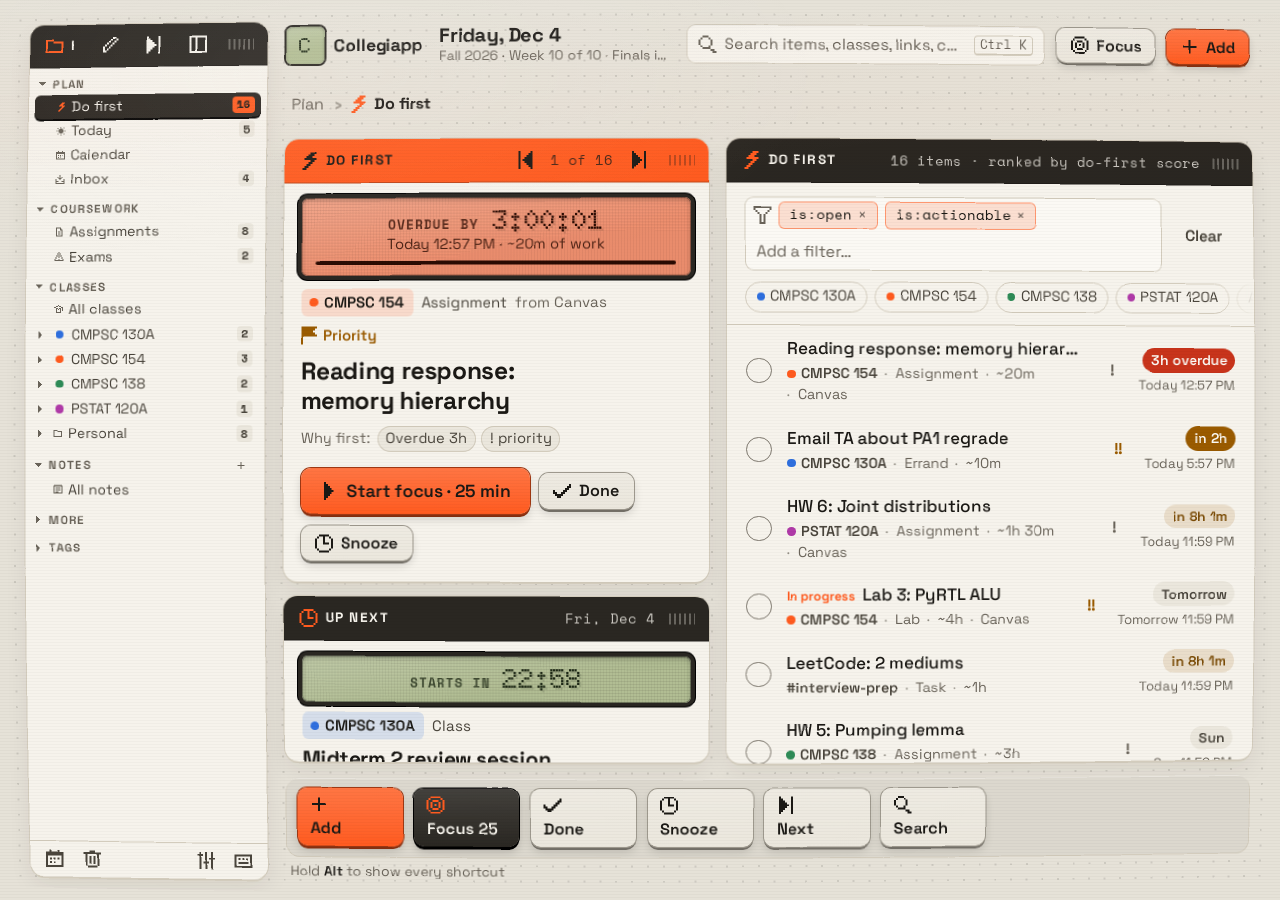
<file: ui/index.html>
<!doctype html>
<html lang="en">
<head>
  <meta charset="utf-8">
  <meta name="viewport" content="width=device-width, initial-scale=1, viewport-fit=cover">
  <title>Collegiapp</title>
  <meta name="description" content="Collegiapp: one do-first list for UCSB classes, Canvas work, events and focus, on a pocket device with LCD countdowns.">
  <meta name="theme-color" content="#e6e2d8">
  <meta name="color-scheme" content="light dark">
  <meta name="format-detection" content="telephone=no">
  <meta name="apple-mobile-web-app-capable" content="yes">
  <link rel="manifest" href="manifest.webmanifest">
  <link rel="apple-touch-icon" href="icons/apple-touch-icon.png">
  <meta name="apple-mobile-web-app-status-bar-style" content="default">
  <link rel="preconnect" href="https://fonts.googleapis.com">
  <link rel="preconnect" href="https://fonts.gstatic.com" crossorigin>
  <link rel="stylesheet" href="https://fonts.googleapis.com/css2?family=Doto:wght@600..900&family=Space+Grotesk:wght@400..700&family=Space+Mono:wght@400;700&display=swap">
  <link rel="stylesheet" href="fonts/fonts.css">
  <link rel="stylesheet" href="css/core.css">
  <link rel="stylesheet" href="css/crt.css">
  <link rel="stylesheet" href="css/pocket.css">
  <link rel="stylesheet" href="css/standard.css">
  <link rel="stylesheet" href="css/lab.css">
</head>
<body>
  <div class="desk" id="desk">
    <div class="shellbar" id="shellbar" hidden></div>
    <div class="island" id="island" hidden></div>

    <div class="monitor" id="monitor">
      <div class="bezel" data-bezel="N">
        <div class="screen" id="screen" data-r="pocket">
          <div class="warp" id="warp">
            <div class="content" id="content">
              <nav class="region sidebar" id="side" aria-label="Folders" hidden></nav>
              <div class="main" id="main">
                <div class="page" id="page">
                  <header class="region top" id="top"></header>
                  <nav class="region nav" id="nav" aria-label="Views"></nav>
                  <section class="region now" id="now" aria-label="Do first"></section>
                  <section class="region sched" id="sched" aria-label="Up next"></section>
                  <section class="region list" id="list" aria-label="Items"></section>
                  <aside class="region insp" id="insp" aria-label="Details"></aside>
                  <footer class="region bottom" id="bottom"></footer>
                </div>
              </div>
              <div class="sd-scrim" id="sdScrim" data-act="sideToggle" hidden></div>
            </div>
          </div>
          <div class="layer" id="layer">
            <div class="ov" id="ov" hidden></div>
            <div class="radial" id="radial" hidden></div>
            <div class="tips" id="tips" hidden></div>
            <div class="toasts" id="toasts" aria-live="polite"></div>
          </div>
          <div class="fx" aria-hidden="true">
            <div class="fx-scan"></div><div class="fx-mask"></div><div class="fx-noise"></div><div class="fx-roll"></div>
            <div class="fx-flick"></div><div class="fx-vignette"></div><div class="fx-glass"></div><div class="fx-flash"></div>
          </div>
        </div>
      </div>
    </div>

    <div class="taskbar" id="taskbar" hidden></div>
  </div>

  <aside class="lab" id="lab" hidden aria-label="Appearance"></aside>
  <!-- a note being printed or saved as a PDF (core.css @media print shows only this) -->
  <div id="printArea" aria-hidden="true"></div>

  <svg width="0" height="0" style="position:absolute" aria-hidden="true" focusable="false">
    <!-- C2 warped glass. feDisplacementMap samples with nearest-neighbour, which stair-steps every edge, so the warp is
         supersampled: four copies with the map nudged ±¼ px on each axis (fx.js sets the intercepts), averaged. -->
    <filter id="crtWarp" filterUnits="objectBoundingBox" primitiveUnits="objectBoundingBox" x="0" y="0" width="1" height="1" color-interpolation-filters="sRGB">
      <feImage id="warpMap" result="map" preserveAspectRatio="none" x="0" y="0" width="1" height="1"/>
      <feComponentTransfer in="map" result="m1"><feFuncR type="linear" slope="1" data-n="-1"/><feFuncG type="linear" slope="1" data-n="-1"/></feComponentTransfer>
      <feComponentTransfer in="map" result="m2"><feFuncR type="linear" slope="1" data-n="1"/><feFuncG type="linear" slope="1" data-n="-1"/></feComponentTransfer>
      <feComponentTransfer in="map" result="m3"><feFuncR type="linear" slope="1" data-n="-1"/><feFuncG type="linear" slope="1" data-n="1"/></feComponentTransfer>
      <feComponentTransfer in="map" result="m4"><feFuncR type="linear" slope="1" data-n="1"/><feFuncG type="linear" slope="1" data-n="1"/></feComponentTransfer>
      <feDisplacementMap class="warpDisp" in="SourceGraphic" in2="m1" result="d1" scale="0.022" xChannelSelector="R" yChannelSelector="G"/>
      <feDisplacementMap class="warpDisp" in="SourceGraphic" in2="m2" result="d2" scale="0.022" xChannelSelector="R" yChannelSelector="G"/>
      <feDisplacementMap class="warpDisp" in="SourceGraphic" in2="m3" result="d3" scale="0.022" xChannelSelector="R" yChannelSelector="G"/>
      <feDisplacementMap class="warpDisp" in="SourceGraphic" in2="m4" result="d4" scale="0.022" xChannelSelector="R" yChannelSelector="G"/>
      <feComposite in="d1" in2="d2" operator="arithmetic" k2="0.5" k3="0.5" result="d12"/>
      <feComposite in="d3" in2="d4" operator="arithmetic" k2="0.5" k3="0.5" result="d34"/>
      <feComposite in="d12" in2="d34" operator="arithmetic" k2="0.5" k3="0.5"/>
    </filter>
    <!-- Runs before #crtWarp: the content slides under the pointer by the warp's offset there (fx.js follow), so clicks
         land on what's drawn; this slides the picture back by the same whole device pixels, in CSS px. -->
    <filter id="crtShift" filterUnits="objectBoundingBox" primitiveUnits="userSpaceOnUse" x="-.05" y="-.1" width="1.1" height="1.2" color-interpolation-filters="sRGB">
      <feOffset id="warpBack" dx="0" dy="0"/>
    </filter>
  </svg>

  <script src="js/data.js"></script>
  <script src="js/engine.js"></script>
  <script src="js/notes.js"></script>
  <script src="js/store.js"></script>
  <script src="js/cloud-config.js"></script>
  <script src="js/cloud.js"></script>
  <script src="js/sound.js"></script>
  <script src="js/fx.js"></script>
  <script src="js/motion.js"></script>
  <script src="js/editor.js"></script>
  <script src="js/draw.js"></script>
  <script src="js/ai.js"></script>
  <script src="js/app.js"></script>
  <script src="js/themes.js"></script>
  <script src="js/lab.js"></script>
</body>
</html>
</file>
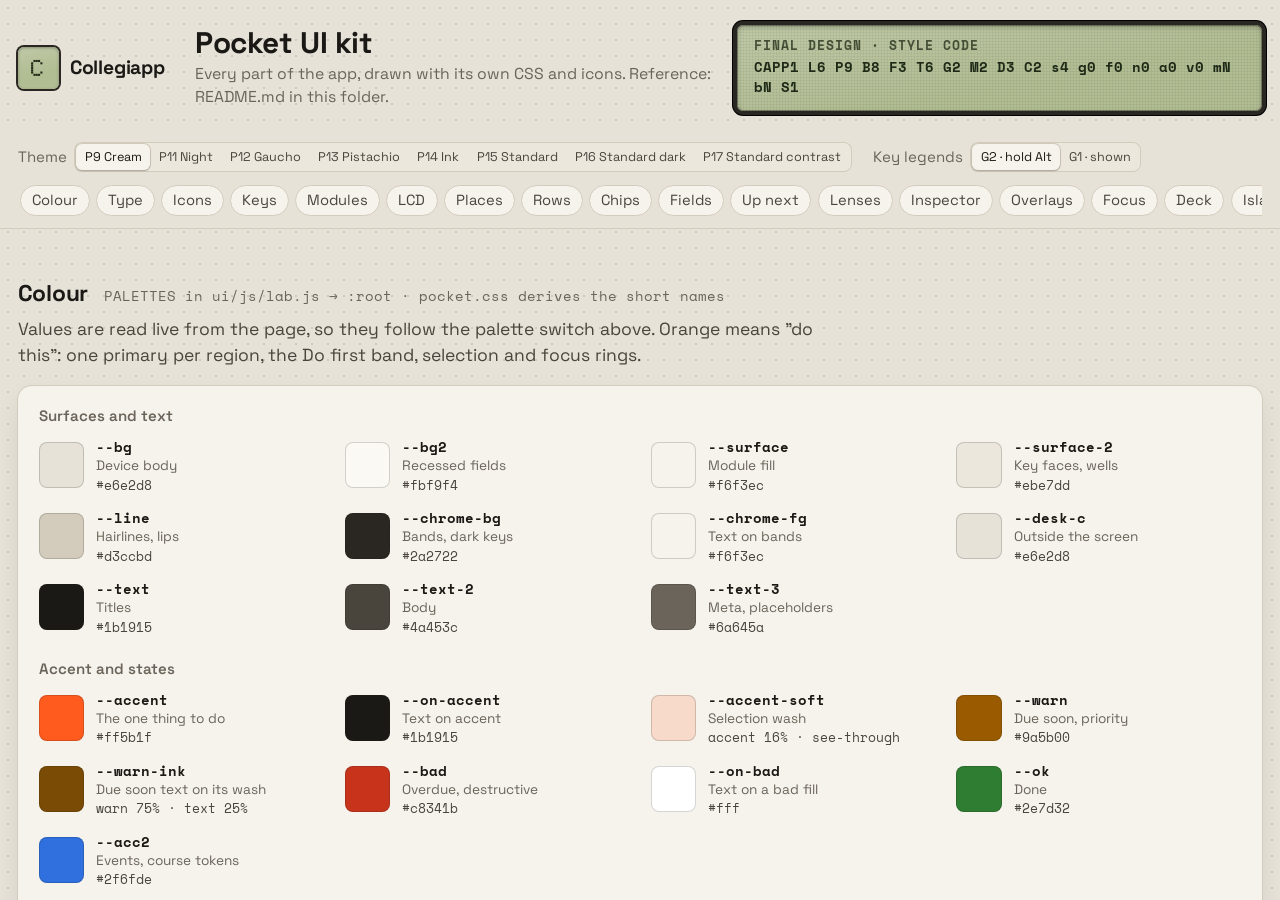
<file: docs/UIKit/index.html>
<!doctype html>
<html lang="en" data-scheme="light" data-look="pocket" data-motion="2">
<head>
  <meta charset="utf-8">
  <meta name="viewport" content="width=device-width, initial-scale=1, viewport-fit=cover">
  <title>Pocket UI kit</title>
  <meta name="description" content="Every part of Collegiapp's Pocket design and its Standard look, drawn by the app's own CSS and icons, in every built-in theme.">
  <meta name="color-scheme" content="light dark">
  <link rel="preconnect" href="https://fonts.googleapis.com">
  <link rel="preconnect" href="https://fonts.gstatic.com" crossorigin>
  <link rel="stylesheet" href="https://fonts.googleapis.com/css2?family=Doto:wght@600..900&family=Space+Grotesk:wght@400..700&family=Space+Mono:wght@400;700&display=swap">
  <link rel="stylesheet" href="../../ui/fonts/fonts.css">
  <link rel="stylesheet" href="../../ui/css/core.css">
  <link rel="stylesheet" href="../../ui/css/pocket.css">
  <link rel="stylesheet" href="../../ui/css/standard.css">
  <style>
    /* Collegiapp — the UI kit sheet. Every specimen is real markup on the app's own core.css and pocket.css, so it
       shows what ships. Only the sheet's frame below (uk-*) is local. Reference: docs/UIKit/README.md. */
    .screen.uk-page {
      height: 100%; overflow: hidden auto; font-size: var(--fs); line-height: 1.45; color: var(--text-2);
      background: radial-gradient(color-mix(in srgb, var(--text) 12%, transparent) 1px, transparent 1.5px) 0 0 / 16px 16px, var(--bg);
    }
    .uk-wrap { max-width: 74em; margin: 0 auto; padding: 1.4em max(1em, env(safe-area-inset-right)) 5em max(1em, env(safe-area-inset-left)); }
    .uk-head { display: flex; flex-wrap: wrap; align-items: center; gap: 1em 1.4em; }
    .uk-head .brandmark { font-size: 1.1em; }
    .uk-title { display: flex; flex-direction: column; gap: .15em; min-width: 0; flex: 1 1 18em; }
    .uk-title h1 { margin: 0; font-size: 1.7em; line-height: 1.15; font-weight: 700; color: var(--text); letter-spacing: -.015em; }
    .uk-title span { color: var(--text-3); font-size: .9em; }
    .uk-code { flex: 0 1 30em; min-width: 0; }
    .uk-code .uk-ct { font: 700 .82em/1.4 var(--font-mono); color: var(--disp-fg); overflow-wrap: anywhere; }
    .uk-bar {
      position: sticky; top: 0; z-index: 5; margin: 1.2em -1em 0; padding: .6em 1em;
      display: flex; flex-wrap: wrap; align-items: center; gap: .6em 1.2em;
      background: color-mix(in srgb, var(--bg) 92%, transparent); -webkit-backdrop-filter: blur(10px); backdrop-filter: blur(10px);
      box-shadow: 0 1px 0 var(--line);
    }
    .uk-ctl { display: flex; align-items: center; gap: .5em; font-size: .86em; color: var(--text-3); }
    .uk-idx { display: flex; gap: .35em; overflow-x: auto; scrollbar-width: none; flex: 1 1 20em; min-width: 0; padding: 2px; }
    .uk-idx::-webkit-scrollbar { display: none; }
    .uk-idx a { text-decoration: none; }
    .uk-sec { margin-top: 2.8em; scroll-margin-top: 5.5em; }
    .uk-sh { display: flex; align-items: baseline; flex-wrap: wrap; gap: .3em .9em; }
    .uk-sh h2 { margin: 0; font-size: 1.3em; font-weight: 700; color: var(--text); letter-spacing: -.01em; }
    .uk-ref { font: .78em var(--font-mono); color: var(--text-3); }
    .uk-p { max-width: 48em; margin: .4em 0 1em; }
    .uk-card { background: var(--surface); border-radius: var(--radius); box-shadow: var(--card-shadow); padding: 1.1em 1.2em 1.2em; min-width: 0; }
    .uk-card + .uk-card, .uk-card + .uk-frame, .uk-frame + .uk-card, .uk-frame + .uk-frame { margin-top: 1em; }
    .uk-h3 { font-size: .86em; font-weight: 600; color: var(--text-3); margin: 1.4em 0 .6em; }
    .uk-h3:first-child { margin-top: 0; }
    .uk-row { display: flex; flex-wrap: wrap; align-items: center; gap: .6em; }
    .uk-specs { display: grid; grid-template-columns: repeat(auto-fill, minmax(min(17em, 100%), 1fr)); gap: 1.3em 1.5em; }
    .uk-spec { margin: 0; display: flex; flex-direction: column; gap: .55em; min-width: 0; }
    .uk-spec > figcaption, .uk-cap { font-size: .8em; color: var(--text-3); line-height: 1.4; }
    .uk-spec > figcaption code, .uk-cap code { font-size: .95em; }
    /* drag the corner: the specimen is a region (a container), so its container queries respond */
    .uk-frame { resize: horizontal; overflow: auto; width: 100%; max-width: 100%; min-width: 15em; padding: .3em .3em .7em; position: relative; }
    .uk-frame::after { content: "drag ↘"; position: absolute; right: 1.4em; bottom: .05em; font: .66em var(--font-mono); color: var(--text-3); opacity: .8; pointer-events: none; }
    .uk-frame > .region > .panel { height: auto; }
    .uk-tile { background: var(--surface); border-radius: var(--radius); box-shadow: var(--card-shadow); padding: 1em; }
    /* colour */
    .uk-sws { display: grid; grid-template-columns: repeat(auto-fill, minmax(min(15em, 100%), 1fr)); gap: .7em 1.2em; }
    .uk-sw { display: flex; align-items: center; gap: .7em; min-width: 0; }
    .uk-sw i { width: 2.6em; height: 2.6em; flex: none; border-radius: 8px; box-shadow: inset 0 0 0 1px color-mix(in srgb, var(--text) 18%, transparent); }
    .uk-sw span { display: flex; flex-direction: column; min-width: 0; line-height: 1.3; }
    .uk-sw b { font: 700 .8em var(--font-mono); color: var(--text); }
    .uk-sw small { font-size: .78em; color: var(--text-3); overflow: hidden; text-overflow: ellipsis; white-space: nowrap; }
    .uk-sw em { font: normal .74em var(--font-mono); color: var(--text-2); }
    /* type */
    .uk-type { display: grid; grid-template-columns: minmax(8em, 13em) minmax(0, 1fr); gap: .9em 1.4em; align-items: baseline; }
    .uk-type > .uk-cap { padding-top: .2em; }
    .uk-fam { display: grid; grid-template-columns: repeat(auto-fill, minmax(min(15em, 100%), 1fr)); gap: 1em; }
    .uk-fam > div { display: flex; flex-direction: column; gap: .3em; padding: .9em 1em; border-radius: 10px; background: var(--surface-2); }
    .uk-fam .s1 { font: 600 1.5em/1.2 var(--font-ui); color: var(--text); }
    .uk-fam .s2 { font: 700 1.25em/1.2 var(--font-mono); color: var(--text); }
    .uk-fam .s3 { font: 800 calc(2.4em * var(--num-scale))/1.1 var(--font-num); color: var(--text); }
    @container screen (max-width: 760px) { .uk-type { grid-template-columns: minmax(0, 1fr); gap: .2em; } .uk-type > .uk-cap { padding-top: .8em; } }
    /* icons */
    .uk-ics { display: grid; grid-template-columns: repeat(auto-fill, minmax(5.8em, 1fr)); gap: .5em; }
    .uk-ic { display: flex; flex-direction: column; align-items: center; gap: .45em; padding: .8em .3em .6em; border-radius: 9px; background: var(--surface-2); color: var(--text); min-width: 0; }
    .uk-ic code { background: none; padding: 0; font-size: .74em; color: var(--text-3); }
    .uk-ic .i { width: 27px; height: 27px; }
    .uk-sizes { display: flex; align-items: end; gap: 1.4em; color: var(--text); }
    .uk-sizes span { display: flex; flex-direction: column; align-items: center; gap: .4em; }
    .uk-sizes .z18 .i { width: 18px; height: 18px; } .uk-sizes .z27 .i { width: 27px; height: 27px; } .uk-sizes .z36 .i { width: 36px; height: 36px; }
    .uk-zoom { display: inline-grid; grid-template-columns: repeat(9, 1.1em); gap: 1px; padding: 6px; border-radius: 8px; background: var(--surface-2); }
    .uk-zoom b { height: 1.1em; border-radius: 2px; background: color-mix(in srgb, var(--text) 8%, transparent); }
    .uk-zoom b.on { background: var(--text); }
    /* overlays shown in place */
    .uk-dots { background: radial-gradient(color-mix(in srgb, var(--text) 10%, transparent) 1px, transparent 1.5px) 0 0 / 16px 16px, var(--bg); border-radius: var(--radius); box-shadow: inset 0 0 0 1px var(--line); padding: 1.6em 1.2em; }
    .uk-dots .focus, .uk-dots .takeover { height: auto; }
    .uk-radial { position: relative; height: 15em; }
    .uk-radial .radial { left: 50%; top: 50%; }
    .uk-tips { display: flex; flex-wrap: wrap; align-items: center; gap: 1.6em; }
    .uk-tips > span { position: relative; display: inline-flex; }
    .uk-tips .tip { position: absolute; left: 0; top: 0; animation: none; }
    .uk-island { display: flex; flex-direction: column; gap: 1em; align-items: flex-start; }
    .uk-island .island { position: relative; top: auto; left: auto; transform: none; min-width: 0; width: min(24em, 100%); max-width: 100%; }
    .uk-island .island.open { width: min(30em, 100%); }
    /* layout diagrams */
    .uk-lays { display: grid; grid-template-columns: repeat(auto-fit, minmax(min(15em, 100%), 1fr)); gap: 1.2em; align-items: start; }
    .uk-lay { display: grid; gap: 4px; padding: 6px; border-radius: 10px; background: var(--bg); box-shadow: inset 0 0 0 1px var(--line); height: 13em; font: 700 .7em var(--font-mono); text-transform: uppercase; letter-spacing: .06em; }
    .uk-lay > b { display: grid; place-items: center; border-radius: 5px; background: var(--surface-2); color: var(--text-3); font-weight: 700; }
    .uk-lay > .t { grid-area: t; } .uk-lay > .k { grid-area: k; } .uk-lay > .n { grid-area: n; background: var(--accent); color: var(--on-accent); }
    .uk-lay > .s { grid-area: s; } .uk-lay > .l { grid-area: l; background: var(--surface); box-shadow: inset 0 0 0 1px var(--line); } .uk-lay > .d { grid-area: d; background: var(--chrome-bg); color: var(--chrome-fg); }
    .uk-l1 { grid-template: "t t" 1.6em "k k" 1.4em "n l" 1fr "s l" 1fr "d d" 1.6em / 1fr 1.3fr; }
    .uk-l2 { grid-template: "t t" 1.6em "k k" 1.4em "n n" 1fr "s l" 1.4fr "d d" 1.6em / 1fr 1.35fr; }
    .uk-l3 { grid-template: "t" 1.4em "k" 1.4em "n" 1fr "s" .7fr "l" 1.2fr "d" 1.8em / 1fr; width: 8.5em; justify-self: center; }
    .uk-note { padding: .8em 1em; border-radius: 10px; background: var(--accent-soft); color: var(--text); font-size: .9em; }
    /* the Standard look (L8) has no dot grid */
    html[data-look="standard"] :is(.screen.uk-page, .uk-dots) { background: var(--bg); }
  </style>
</head>
<body>
<div class="screen bset-b8 fset-f3 uk-page" id="screen" data-guide="g2">
 <div class="uk-wrap">

  <header class="uk-head">
    <span class="brandmark"><span class="logo" aria-hidden="true">C</span><span>Collegiapp</span></span>
    <div class="uk-title"><h1>Pocket UI kit</h1><span>Every part of the app, drawn with its own CSS and icons. Reference: README.md in this folder.</span></div>
    <div class="display uk-code"><span class="d-lbl">Final design · style code</span><span class="uk-ct">CAPP1 L6 P9 B8 F3 T6 G2 M2 D3 C2 s4 g0 f0 n0 a0 v0 mN bN S1</span></div>
  </header>

  <div class="uk-bar">
    <div class="uk-ctl"><span>Theme</span><div class="seg" id="ukThemes"></div></div>
    <div class="uk-ctl"><span>Key legends</span><div class="seg"><button class="chip" data-uk="guide" data-v="g2">G2 · hold Alt</button><button class="chip" data-uk="guide" data-v="g1">G1 · shown</button></div></div>
    <nav class="uk-idx" aria-label="Sections">
      <a class="chip" href="#colour">Colour</a><a class="chip" href="#type">Type</a><a class="chip" href="#icons">Icons</a><a class="chip" href="#keys">Keys</a>
      <a class="chip" href="#modules">Modules</a><a class="chip" href="#lcd">LCD</a><a class="chip" href="#place">Places</a><a class="chip" href="#rows">Rows</a>
      <a class="chip" href="#chips">Chips</a><a class="chip" href="#fields">Fields</a><a class="chip" href="#next">Up next</a><a class="chip" href="#lenses">Lenses</a>
      <a class="chip" href="#insp">Inspector</a><a class="chip" href="#overlays">Overlays</a><a class="chip" href="#focus">Focus</a><a class="chip" href="#deck">Deck</a>
      <a class="chip" href="#island">Island</a><a class="chip" href="#motion">Motion</a><a class="chip" href="#layout">Layout</a>
    </nav>
  </div>

  <p class="uk-note" id="icNote" hidden>Icons didn't load: this sheet draws them with <code>ui/js/app.js</code>, so open it from <code>docs/UIKit/</code> inside the repository.</p>

  <!-- ───────────── colour ───────────── -->
  <section class="uk-sec" id="colour">
    <div class="uk-sh"><h2>Colour</h2><span class="uk-ref">PALETTES in ui/js/lab.js → :root · pocket.css derives the short names</span></div>
    <p class="uk-p">Values are read live from the page, so they follow the palette switch above. Orange means "do this": one primary per region, the Do first band, selection and focus rings.</p>
    <div class="uk-card">
      <div class="uk-h3">Surfaces and text</div><div class="uk-sws" data-sw="bg:Device body|bg2:Recessed fields|surface:Module fill|surface-2:Key faces, wells|line:Hairlines, lips|chrome-bg:Bands, dark keys|chrome-fg:Text on bands|desk-c:Outside the screen|text:Titles|text-2:Body|text-3:Meta, placeholders"></div>
      <div class="uk-h3">Accent and states</div><div class="uk-sws" data-sw="accent:The one thing to do|on-accent:Text on accent|accent-soft:Selection wash|warn:Due soon, priority|warn-ink:Due soon text on its wash|bad:Overdue, destructive|on-bad:Text on a bad fill|ok:Done|acc2:Events, course tokens"></div>
      <div class="uk-h3">LCD and presence</div><div class="uk-sws" data-sw="disp-bg:LCD panel|disp-fg:LCD digits|disp-hot:Backlight · due soon|disp-bad:Backlight · late|p-island:Island accent"></div>
      <div class="uk-h3">Course colours · a course's color picks one, read as --kc</div><div class="uk-sws" data-sw="k1:Course 1|k2:Course 2|k3:Course 3|k4:Course 4|k5:Course 5|k6:Course 6"></div>
    </div>
  </section>

  <!-- ───────────── type ───────────── -->
  <section class="uk-sec" id="type">
    <div class="uk-sh"><h2>Type</h2><span class="uk-ref">T6 · Space Grotesk + Space Mono + Doto · sizes in em of --fs</span></div>
    <p class="uk-p">Sentence case in the source. Uppercase comes only from CSS: band labels, LCD labels, room codes and key tips.</p>
    <div class="uk-card">
      <div class="uk-fam">
        <div><span class="s1">Do the thing first</span><span class="uk-cap"><code>--font-ui</code> Space Grotesk 400–700 · everything you read</span></div>
        <div><span class="s2">course:130a ~4h</span><span class="uk-cap"><code>--font-mono</code> Space Mono · legends, counts, codes, filter terms</span></div>
        <div><span class="s3">12:04:59</span><span class="uk-cap"><code>--font-num</code> Doto · LCD numerals only, × <code>--num-scale</code> .74</span></div>
      </div>
      <div class="uk-h3" style="margin-top:1.6em">Ramp</div>
      <div class="uk-type">
        <span class="uk-cap"><code>.hero-t</code> 1.6em · 700</span><h2 class="hero-t">PA3: heaps and hash tables</h2>
        <span class="uk-cap"><code>.fo-task</code> 1.5em · 700</span><div class="fo-task">Read chapter 3: regular languages</div>
        <span class="uk-cap"><code>.f-title</code> 1.35em · 700</span><div class="f-title">Email TA about the regrade</div>
        <span class="uk-cap"><code>.nx-t</code> 1.2em · 700</span><div class="nx-t">CMPSC 154 lecture</div>
        <span class="uk-cap"><code>.crumb .v</code> 1.15em · 700</span><div class="crumb"><span class="v">Monday, Nov 2</span><span class="ctx">Fall 2026 · Week 6 of 10 · Finals in 33 days</span></div>
        <span class="uk-cap">body 1em · 400 · <code>--text-2</code></span><div>One ranked item at a time, with the reason it's first. Every other view is a saved filter over the same list.</div>
        <span class="uk-cap"><code>.m-t</code> .98em · 500</span><div><span class="m-t">Lab 4 writeup: pipelined datapath</span></div>
        <span class="uk-cap"><code>.btn</code> .92em · 600</span><div><button class="btn">Snooze</button></div>
        <span class="uk-cap"><code>.m-meta</code> .82em</span><div class="m-meta"><span>CMPSC 130A</span><span>Assignment</span><span>~4h</span><span>Canvas</span></div>
        <span class="uk-cap"><code>.grp</code> .8em · 600</span><div class="grp">Today<span>3</span></div>
        <span class="uk-cap"><code>.ph .pt</code> .78em · 700 · caps</span><div class="panel" style="height:auto"><div class="ph"><span class="pt"><i data-ic="clock"></i>Up next</span><span class="sp"></span><span class="cnt">Mon, Nov 2</span></div></div>
        <span class="uk-cap"><code>.d-lbl</code> + <code>.d-num</code></span><div><div class="display" style="display:inline-flex"><span class="d-lbl">Starts in</span><span class="d-num num">12:04</span></div></div>
      </div>
    </div>
  </section>

  <!-- ───────────── icons ───────────── -->
  <section class="uk-sec" id="icons">
    <div class="uk-sh"><h2>Icons</h2><span class="uk-ref">PIX (Pocket, 9×9) and LINE (Standard, 24 px strokes) in ui/js/app.js · ic(name, cls) · currentColor</span></div>
    <p class="uk-p">Sized in whole 9 px steps so every icon pixel lands on whole screen pixels. Always next to a word, or with a <code>title</code> and <code>aria-label</code>.</p>
    <div class="uk-card">
      <div class="uk-row" style="gap:2.2em;align-items:flex-end">
        <div class="uk-spec"><div class="uk-zoom" id="icZoom" aria-hidden="true"></div><span class="uk-cap"><code>focus</code> on its 9×9 grid</span></div>
        <div class="uk-spec"><div class="uk-sizes"><span class="z18"><i data-ic="focus"></i><code>18</code></span><span class="z27"><i data-ic="focus"></i><code>27</code></span><span class="z36"><i data-ic="focus"></i><code>36</code></span></div><span class="uk-cap"><code>.i</code> rounds 1.1em to 18 / 27 / 36 px · <code>.i.big</code> 2.4em</span></div>
      </div>
      <div class="uk-h3" style="margin-top:1.6em">All icons</div>
      <div class="uk-ics" id="icGrid"></div>
    </div>
  </section>

  <!-- ───────────── keys ───────────── -->
  <section class="uk-sec" id="keys">
    <div class="uk-sh"><h2>Keys</h2><span class="uk-ref">B8 · .btn · .nv · .wk · .search · .fpill · .cloudkey</span></div>
    <p class="uk-p">Raised plastic keys that travel 3 px when pressed. Labels are verbs. Switch key legends to G1 above to see the keyboard key on each.</p>
    <div class="uk-card">
      <div class="uk-specs">
        <figure class="uk-spec"><div class="uk-row"><button class="btn primary lg"><i data-ic="play"></i>Start focus · 25 min<kbd>F</kbd></button></div><figcaption><code>.btn.primary.lg</code> the one main action of a region</figcaption></figure>
        <figure class="uk-spec"><div class="uk-row"><button class="btn primary"><i data-ic="plus"></i>Add<kbd>Q</kbd></button><button class="btn"><i data-ic="check"></i>Done<kbd>X</kbd></button><button class="btn"><i data-ic="clock"></i>Snooze<kbd>S</kbd></button></div><figcaption><code>.btn.primary</code> · <code>.btn</code></figcaption></figure>
        <figure class="uk-spec"><div class="uk-row"><button class="btn dark"><i data-ic="focus"></i>Focus 25<kbd>F</kbd></button><button class="btn ghost">Details</button><button class="btn ghost">Clear<kbd>Esc</kbd></button></div><figcaption><code>.btn.dark</code> a second strong action · <code>.btn.ghost</code> quiet ones</figcaption></figure>
        <figure class="uk-spec"><div class="uk-row"><button class="btn sm">Canvas<i data-ic="ext"></i></button><button class="btn sm">Gradescope<i data-ic="ext"></i></button><button class="btn primary" disabled><i data-ic="check"></i>Install and restart</button></div><figcaption><code>.btn.sm</code> links and dense rows · <code>[disabled]</code></figcaption></figure>
      </div>
      <div class="uk-h3" style="margin-top:1.6em">Program keys · every view is a saved filter</div>
      <div class="uk-frame"><div class="region"><div class="mnav"><div class="nkeys" role="tablist" aria-label="Views">
        <button class="nv on" role="tab" aria-selected="true"><i data-ic="now"></i><span class="lb">Do first</span><span class="ct">5</span><kbd>1</kbd></button>
        <button class="nv" role="tab"><i data-ic="today"></i><span class="lb">Today</span><span class="ct">3</span><kbd>2</kbd></button>
        <button class="nv" role="tab"><i data-ic="inbox"></i><span class="lb">Inbox</span><span class="ct">2</span><kbd>3</kbd></button>
        <button class="nv" role="tab"><i data-ic="work"></i><span class="lb">Work</span><kbd>4</kbd></button>
        <button class="nv" role="tab"><i data-ic="exams"></i><span class="lb">Exams</span><span class="ct">1</span><kbd>5</kbd></button>
        <button class="nv" role="tab"><i data-ic="week"></i><span class="lb">Week</span><kbd>6</kbd></button>
        <button class="nv" role="tab"><i data-ic="classes"></i><span class="lb">Classes</span><kbd>7</kbd></button>
        <button class="nv" role="tab"><i data-ic="events"></i><span class="lb">Events</span><kbd>8</kbd></button>
        <button class="nv" role="tab"><i data-ic="links"></i><span class="lb">Links</span><kbd>9</kbd></button>
        <button class="nv" role="tab"><i data-ic="all"></i><span class="lb">All</span><kbd>0</kbd></button>
      </div><div class="nfoot"><button class="nv" aria-label="Appearance"><i data-ic="lab"></i><span class="lb">Appearance</span><kbd>Ctrl .</kbd></button><button class="nv" aria-label="Keyboard shortcuts"><i data-ic="help"></i><span class="lb">Shortcuts</span><kbd>?</kbd></button></div></div></div></div>
      <div class="uk-specs" style="margin-top:1em">
        <figure class="uk-spec"><div class="uk-row"><button class="nv on mod"><i data-ic="today"></i><span class="lb">Today</span><span class="ct">2</span></button></div><figcaption><code>.nv.on.mod</code> the view's query was changed</figcaption></figure>
        <figure class="uk-spec"><div class="uk-row"><span class="winkeys" role="group" aria-label="Window"><button class="wk" title="Minimize"><i data-ic="wmin"></i></button><button class="wk" title="Maximize"><i data-ic="wmax"></i></button><button class="wk wk-x" title="Close"><i data-ic="close"></i></button></span><span class="winkeys"><button class="wk" title="Restore"><i data-ic="wrest"></i></button></span></div><figcaption><code>.winkeys .wk</code> Windows and Linux title bar · <code>.wk-x</code> turns red when pressed</figcaption></figure>
        <figure class="uk-spec"><div class="uk-row"><button class="fpill"><i data-ic="focus"></i>Focus · <span class="num">18:42</span></button></div><figcaption><code>.fpill</code> the running focus timer in the top bar</figcaption></figure>
        <figure class="uk-spec"><div class="uk-row"><button class="btn cloudkey" data-st="out"><i data-ic="cloud"></i><span class="bl">Sign in</span><i class="ck-dot"></i></button><button class="btn cloudkey" data-st="ok"><i data-ic="cloud"></i><i class="ck-dot"></i></button><button class="btn cloudkey" data-st="busy"><i data-ic="cloud"></i><i class="ck-dot"></i></button><button class="btn cloudkey" data-st="off"><i data-ic="cloud"></i><i class="ck-dot"></i></button><button class="btn cloudkey" data-st="bad"><i data-ic="cloud"></i><i class="ck-dot"></i></button></div><figcaption><code>.cloudkey</code> sync: <code>out</code> (one click signs in) · <code>ok</code> · <code>busy</code> · <code>off</code> · <code>bad</code>; <code>wait</code> blinks "Signing in"</figcaption></figure>
      </div>
      <div class="uk-h3" style="margin-top:1.6em">Sidebar · every place as folders (docs/NAVIGATION.md)</div>
      <div class="uk-row" style="align-items:flex-start;gap:1.4em;flex-wrap:wrap">
        <div class="sidebar" style="width:15em;height:31em"><div class="panel sd"><div class="ph"><span class="pt"><i data-ic="folder"></i>Folders</span><span class="sp"></span><button class="btn ghost sm" aria-label="Edit the sidebar"><i data-ic="edit"></i></button><button class="btn ghost sm" aria-label="Move the sidebar to the right"><i data-ic="next"></i></button><button class="btn ghost sm" aria-label="Hide the sidebar"><i data-ic="side"></i></button></div>
          <div class="sd-tree" role="tree" aria-label="Folders">
            <div class="sd-it sd-secw" role="none" data-drag="sec"><div class="sd-row sd-sec" role="treeitem" aria-level="1" aria-expanded="true"><span class="sd-tw"><i data-ic="tw"></i></span><span class="sd-l">Plan</span></div>
              <div role="group" class="sd-grp">
                <div class="sd-it" role="none" data-drag="view"><div class="sd-row" role="treeitem" aria-level="2" style="--lvl:0"><span class="sd-tw"></span><i data-ic="now"></i><span class="sd-l">Do first</span><span class="sd-n">5</span><kbd>1</kbd></div></div>
                <div class="sd-it lift" role="none" data-drag="view"><div class="sd-row" role="treeitem" aria-level="2" style="--lvl:0"><span class="sd-tw"></span><i data-ic="today"></i><span class="sd-l">Today</span><span class="sd-n">3</span><kbd>2</kbd></div></div>
                <div class="sd-it" role="none" data-drag="view"><div class="sd-row" role="treeitem" aria-level="2" style="--lvl:0"><span class="sd-tw"></span><i data-ic="week"></i><span class="sd-l">Calendar</span><kbd>3</kbd></div></div>
                <div class="sd-it" role="none" data-drag="view"><div class="sd-row" role="treeitem" aria-level="2" style="--lvl:0"><span class="sd-tw"></span><i data-ic="inbox"></i><span class="sd-l">Inbox</span><span class="sd-n">2</span><kbd>4</kbd></div></div>
              </div></div>
            <div class="sd-it sd-secw" role="none" data-drag="sec"><div class="sd-row sd-sec" role="treeitem" aria-level="1" aria-expanded="true"><span class="sd-tw"><i data-ic="tw"></i></span><span class="sd-l">Classes</span></div>
              <div role="group" class="sd-grp">
                <div class="sd-it" role="none"><div class="sd-row" role="treeitem" aria-level="2" style="--lvl:0"><span class="sd-tw"></span><i data-ic="classes"></i><span class="sd-l">All classes</span><kbd>7</kbd></div></div>
                <div class="sd-it" role="none" data-drag="class"><div class="sd-row" role="treeitem" aria-level="2" aria-expanded="true" style="--lvl:0"><span class="sd-tw"><i data-ic="tw"></i></span><span class="sd-dot" style="--kc: var(--k1)"></span><span class="sd-l">CMPSC 130A</span><span class="sd-n">2</span></div>
                  <div role="group" class="sd-grp">
                    <div class="sd-it" role="none"><div class="sd-row on" role="treeitem" aria-level="3" aria-expanded="true" aria-selected="true" style="--lvl:1"><span class="sd-tw"><i data-ic="tw"></i></span><i data-ic="work"></i><span class="sd-l">Assignments</span><span class="sd-n">2</span></div>
                      <div role="group" class="sd-grp">
                        <div class="sd-it" role="none"><div class="sd-row" role="treeitem" aria-level="4" style="--lvl:2"><span class="sd-tw"></span><i data-ic="file"></i><span class="sd-l">PA3: heaps and hash tables</span><span class="sd-d">Fri</span></div></div>
                        <div class="sd-it" role="none"><div class="sd-row" role="treeitem" aria-level="4" style="--lvl:2"><span class="sd-tw"></span><i data-ic="file"></i><span class="sd-l">HW 4: amortized analysis</span><span class="sd-d late">Oct 30</span></div></div>
                      </div></div>
                    <div class="sd-it" role="none"><div class="sd-row" role="treeitem" aria-level="3" aria-expanded="false" style="--lvl:1"><span class="sd-tw"><i data-ic="tw"></i></span><i data-ic="exams"></i><span class="sd-l">Exams</span><span class="sd-n">1</span></div></div>
                    <div class="sd-it" role="none"><div class="sd-row" role="treeitem" aria-level="3" style="--lvl:1"><span class="sd-tw"></span><i data-ic="week"></i><span class="sd-l">Calendar</span></div></div>
                  </div></div>
                <div class="sd-it" role="none" data-drag="class"><div class="sd-row" role="treeitem" aria-level="2" aria-expanded="false" style="--lvl:0"><span class="sd-tw"><i data-ic="tw"></i></span><span class="sd-dot" style="--kc: var(--k3)"></span><span class="sd-l">PSTAT 120A</span><span class="sd-n">1</span></div></div>
              </div></div>
            <div class="sd-it sd-secw" role="none" data-drag="sec"><div class="sd-row sd-sec" role="treeitem" aria-level="1" aria-expanded="true"><span class="sd-tw"><i data-ic="tw"></i></span><span class="sd-l">Notes</span><button class="sd-add" aria-label="New note"><i data-ic="plus"></i></button></div>
              <div role="group" class="sd-grp"><div class="sd-it" role="none"><div class="sd-row" role="treeitem" aria-level="2" style="--lvl:0"><span class="sd-tw"></span><i data-ic="notes"></i><span class="sd-l">Lecture 12: B-trees</span><span class="sd-pin"><i data-ic="pin"></i></span></div></div></div></div>
          </div>
          <div class="sd-foot"><button class="btn ghost sm" aria-label="Calendars and sources"><i data-ic="week"></i></button><button class="btn ghost sm" aria-label="Trash"><i data-ic="trash"></i></button><span class="sp"></span><button class="btn ghost sm" aria-label="Appearance"><i data-ic="lab"></i></button><button class="btn ghost sm" aria-label="Keyboard shortcuts"><i data-ic="help"></i></button></div></div></div>
        <div class="sidebar" style="width:15em;height:31em"><div class="panel sd"><div class="ph"><span class="pt"><i data-ic="edit"></i>Edit the sidebar</span><span class="sp"></span><button class="btn sm">Done</button></div>
          <div class="sd-tip">Drag <i data-ic="grip"></i> to move views, sections and classes, from one group to another too. Type over a section's name to rename it; the eye hides.</div>
          <div class="sd-tree" role="tree" aria-label="Folders">
            <div class="sd-it sd-secw" role="none" data-drag="sec"><div class="sd-row sd-sec ed" role="treeitem" aria-level="1" aria-expanded="true"><span class="sd-hd"><i data-ic="grip"></i></span><input class="sd-name" value="Plan" aria-label="Section name"><button class="sd-tg" aria-pressed="false" aria-label="Hide this section"><i data-ic="eye"></i></button><button class="sd-tg" aria-label="Delete this group"><i data-ic="trash"></i></button></div>
              <div role="group" class="sd-grp">
                <div class="sd-it" role="none" data-drag="view" data-v="now"><div class="sd-row ed" role="treeitem" aria-level="2" style="--lvl:0"><span class="sd-hd"><i data-ic="grip"></i></span><i data-ic="now"></i><span class="sd-l">Do first</span><button class="sd-tg" aria-pressed="false" aria-label="Hide Do first"><i data-ic="eye"></i></button></div></div>
                <div class="sd-it off" role="none" data-drag="view" data-v="inbox"><div class="sd-row ed" role="treeitem" aria-level="2" style="--lvl:0"><span class="sd-hd"><i data-ic="grip"></i></span><i data-ic="inbox"></i><span class="sd-l">Inbox</span><button class="sd-tg" aria-pressed="true" aria-label="Show Inbox"><i data-ic="eyeoff"></i></button></div></div>
              </div></div>
            <div class="sd-it sd-secw" role="none" data-drag="sec"><div class="sd-row sd-sec ed" role="treeitem" aria-level="1" aria-expanded="true"><span class="sd-hd"><i data-ic="grip"></i></span><input class="sd-name" value="Reading" aria-label="Section name"><button class="sd-tg" aria-pressed="false" aria-label="Hide this section"><i data-ic="eye"></i></button><button class="sd-tg" aria-label="Delete this group"><i data-ic="trash"></i></button></div>
              <div role="group" class="sd-grp" data-sec="g1"><div class="sd-drop" aria-hidden="true">Drag views here</div></div></div>
          </div>
          <div class="sd-edfoot"><button class="btn sm"><i data-ic="plus"></i>New group</button><span class="sp"></span><button class="btn ghost sm">Reset</button></div></div></div>
        <div class="uk-specs" style="flex:1;min-width:18em">
          <figure class="uk-spec"><div class="uk-frame"><div class="region"><div class="pathbar"><button class="btn sm sd-show"><i data-ic="side"></i><span class="bl">Folders</span></button><nav class="pb-path" aria-label="You are here"><button class="pb-b">Classes</button><span class="pb-sep" aria-hidden="true">›</span><button class="pb-b">CMPSC 130A</button><span class="pb-sep" aria-hidden="true">›</span><span class="pb-cur" aria-current="page"><i data-ic="work"></i>Assignments</span></nav><span class="pb-f">filtered</span><button class="btn ghost sm">Clear</button></div></div></div><figcaption><code>.pathbar</code> where you are: <code>.sd-show</code> while the sidebar isn't docked, <code>.pb-b</code> steps back up, <code>.pb-cur</code> the place, <code>.pb-f</code> once it's narrowed</figcaption></figure>
          <figure class="uk-spec"><div class="uk-row"><span class="dim">See the tree:</span></div><figcaption><code>.sd-sec</code> sections fold · <code>.sd-row.on</code> the place you're in · <code>.sd-it.lift</code> a part being moved · <code>.sd-dot</code> a class · <code>.sd-n</code> a count · <code>.sd-d.late</code> overdue · <code>.sd-pin</code> pinned · editing: <code>.sd-hd</code> handles, <code>.sd-name</code> names, <code>.sd-tg</code> eye and bin, <code>.sd-it.off</code> hidden, <code>.sd-drop</code> an empty group</figcaption></figure>
        </div>
      </div>
      <div class="uk-h3" style="margin-top:1.6em">Top bar · the window's title bar on Windows and Linux</div>
      <div class="uk-frame"><div class="region"><div class="mtop">
        <span class="brandmark"><span class="logo" aria-hidden="true">C</span><span>Collegiapp</span></span>
        <div class="crumb"><span class="v"><span class="dl">Monday</span><span class="ds">Mon</span>, Nov 2</span><span class="ctx">Fall 2026 · Week 6 of 10 · Finals in 33 days</span></div>
        <button class="search"><i data-ic="search"></i><span class="ph-t">Search items, classes, links, commands</span><kbd>Ctrl K</kbd></button>
        <button class="btn cloudkey" data-st="ok" title="Synced just now"><i data-ic="cloud"></i><i class="ck-dot"></i></button>
        <button class="btn"><i data-ic="focus"></i><span class="bl">Focus</span><kbd>F</kbd></button>
        <button class="btn primary"><i data-ic="plus"></i>Add<kbd>Q</kbd></button>
        <div class="display clock"><span class="d-num num">14:07:32</span></div>
        <span class="winkeys" role="group" aria-label="Window"><button class="wk" title="Minimize"><i data-ic="wmin"></i></button><button class="wk" title="Maximize"><i data-ic="wmax"></i></button><button class="wk wk-x" title="Close"><i data-ic="close"></i></button></span>
      </div></div></div>
      <p class="uk-cap">Narrower than 64em the clock goes, then search shrinks to its icon (50em), then key labels and the name (34em).</p>
    </div>
  </section>

  <!-- ───────────── modules ───────────── -->
  <section class="uk-sec" id="modules">
    <div class="uk-sh"><h2>Modules</h2><span class="uk-ref">F3 · .panel › .ph (band) + .pb (body)</span></div>
    <p class="uk-p">A card with a printed label band: icon and name on the left, a count in mono on the right, an engraved grille at the end. Do first is the only orange band; alerts are red.</p>
    <div class="uk-frame"><section class="region" id="now"><div class="panel hero">
      <div class="ph"><span class="pt"><i data-ic="now"></i>Do first</span><span class="sp"></span><button class="btn ghost sm"><i data-ic="prev"></i><span class="bl">Back</span><kbd>Shift N</kbd></button><span class="cnt">1 of 5</span><button class="btn ghost sm"><span class="bl">Next</span><i data-ic="next"></i><kbd>N</kbd></button></div>
      <div class="pb"><div class="hero-grid"><div class="hero-main">
        <div class="meta-row"><span class="cchip" style="--kc: var(--k1)">CMPSC 130A</span><span>Assignment</span><span class="srcl">from Canvas</span><span class="prio p2"><i data-ic="flag"></i>High priority</span></div>
        <h2 class="hero-t">PA3: heaps and hash tables</h2>
        <div class="why"><span class="why-l">Why first:</span><span class="why-chip">Due in 2h 14m</span><span class="why-chip">4h of work in 2h</span><span class="why-chip">Worth 8% of grade</span></div>
        <div class="actions"><button class="btn primary lg"><i data-ic="play"></i>Start focus · 25 min<kbd>F</kbd></button><button class="btn"><i data-ic="check"></i>Done<kbd>X</kbd></button><button class="btn"><i data-ic="clock"></i>Snooze<kbd>S</kbd></button><button class="btn ghost">Details</button></div>
      </div><div class="display hot"><span class="d-lbl">Due in</span><span class="d-num num">2:14:08</span><span class="d-sub">Today 11:59 PM · ~4h of work</span><span class="d-bar"><i style="width:82%"></i></span></div></div></div>
    </div></section></div>
    <p class="uk-cap">Below 52em the LCD moves above the title; below 36em the ghost key goes.</p>
    <div class="uk-specs" style="margin-top:1em">
      <figure class="uk-spec"><div class="region"><div class="panel"><div class="ph"><span class="pt"><i data-ic="clock"></i>Up next</span><span class="sp"></span><span class="cnt">Mon, Nov 2</span></div><div class="pb"><div class="m-empty"><i data-ic="today big"></i><b>Nothing scheduled</b><span>in the next few days.</span></div></div></div></div><figcaption>graphite band · <code>.m-empty</code> empty state</figcaption></figure>
      <figure class="uk-spec"><div class="dialog panel alertbox sm"><div class="ph"><span class="pt"><i data-ic="bell"></i>Class soon</span><span class="sp"></span><span class="cnt">Alert</span></div><div class="pb"><div class="nx-t">CS154 Lecture</div><div class="display"><span class="d-lbl">Starts in</span><span class="d-num num">09:48</span></div><div class="actions"><button class="btn primary"><i data-ic="walk"></i>On my way</button><button class="btn"><i data-ic="video"></i>Join Zoom</button><button class="btn">Skipping…</button></div></div></div><figcaption><code>.alertbox</code> red band, red ring</figcaption></figure>
    </div>
  </section>

  <!-- ───────────── LCD ───────────── -->
  <section class="uk-sec" id="lcd">
    <div class="uk-sh"><h2>LCD inlays</h2><span class="uk-ref">.display › .d-lbl .d-num .d-sub .d-bar</span></div>
    <p class="uk-p">The device's display: numbers and their short labels only. The backlight turns amber when something is close and red when it's late.</p>
    <div class="uk-card"><div class="uk-specs">
      <figure class="uk-spec"><div class="display"><span class="d-lbl">Starts in</span><span class="d-num num">12:04</span><span class="d-sub">Tue 9:30 AM</span></div><figcaption><code>.display</code></figcaption></figure>
      <figure class="uk-spec"><div class="display hot"><span class="d-lbl">Due in</span><span class="d-num num">2:14:08</span><span class="d-sub">Today 11:59 PM</span><span class="d-bar"><i style="width:82%"></i></span></div><figcaption><code>.display.hot</code> urgent · <code>.d-bar</code> urgency</figcaption></figure>
      <figure class="uk-spec"><div class="display bad"><span class="d-lbl">Overdue by</span><span class="d-num num">2:10:33</span><span class="d-sub">Today 10:00 AM</span></div><figcaption><code>.display.bad</code> late</figcaption></figure>
      <figure class="uk-spec"><div class="display"><span class="d-lbl">Due</span><span class="d-num">--:--</span><span class="d-sub">No due date</span></div><figcaption>no date</figcaption></figure>
      <figure class="uk-spec"><div class="uk-row"><div class="mtop" style="min-height:0"><div class="display clock"><span class="d-num num">14:07:32</span></div></div><span class="logo" aria-hidden="true">C</span></div><figcaption><code>.display.clock</code> · <code>.logo</code></figcaption></figure>
      <figure class="uk-spec"><div class="display"><span class="d-lbl">New version</span><span class="d-num num">0.4.2</span><span class="d-sub">Downloading · 64%</span><span class="d-bar"><i style="width:64%"></i></span></div><figcaption>update progress</figcaption></figure>
    </div>
    <div class="uk-h3" style="margin-top:1.6em"><code>.display.big</code> · focus timer and takeover</div>
    <div class="uk-row"><div class="display big"><span class="d-lbl">Time left</span><span class="d-num num">24:59</span></div><div class="display big bad"><span class="d-lbl">Starts in</span><span class="d-num num">04:12</span></div></div>
    </div>
  </section>

  <!-- ───────────── places ───────────── -->
  <section class="uk-sec" id="place">
    <div class="uk-sh"><h2>Location banner</h2><span class="uk-ref">.locban · locBanner(it, trip) in app.js</span></div>
    <p class="uk-p">A departures placard for anything with a place: course-colour stub, building behind a tear line, room code, the walk, and an LCD <i>leave by</i> that turns red when you're late.</p>
    <div class="uk-frame"><div class="region" style="display:flex;flex-direction:column;gap:.8em">
      <div class="locban" style="--kc: var(--k1)"><i data-ic="building lb-ic"></i><span class="lb-main"><span class="lb-name">Phelps Hall</span><span class="lb-room">PHELP 1160</span></span><span class="lb-trip"><i data-ic="walk"></i><span>9 min walk from home</span></span><span class="lb-leave"><span class="lb-k">Leave by</span><b class="num">9:18 AM</b></span></div>
      <div class="locban" style="--kc: var(--k2)"><i data-ic="building lb-ic"></i><span class="lb-main"><span class="lb-name">Phelps Hall</span><span class="lb-room">PHELP 3526</span></span><span class="lb-trip"><i data-ic="walk"></i><span>4 min walk from Girvetz Hall</span></span><span class="lb-leave late"><span class="lb-k">Leave</span><b class="num">now</b></span></div>
      <div class="locban" style="--kc: var(--k3)"><i data-ic="video lb-ic"></i><span class="lb-main"><span class="lb-name">Zoom</span><span class="lb-room">or Zoom</span></span></div>
    </div></div>
    <p class="uk-cap">Below 24em the leave-by chip drops under the walk.</p>
  </section>

  <!-- ───────────── rows ───────────── -->
  <section class="uk-sec" id="rows">
    <div class="uk-sh"><h2>List rows</h2><span class="uk-ref">.row.mrow · mRowHTML() · .grp · .duepill</span></div>
    <p class="uk-p">Check · title and meta · priority · due. Groups by due date. On touch screens swipe right for done and left for snooze.</p>
    <div class="uk-frame"><section class="region" id="list"><div class="panel">
      <div class="ph"><span class="pt"><i data-ic="all"></i>Everything</span><span class="sp"></span><span class="cnt">6 items<span class="cnt-x"> · by due date</span></span></div>
      <div class="fbar m"><div class="fbox"><i data-ic="filter"></i><button class="chip on">is:open<span class="x">×</span></button><input class="finput" placeholder="Add a filter…" aria-label="Filter"></div><button class="btn ghost">Clear<kbd>Esc</kbd></button></div>
      <div class="qstrip"><button class="chip course" style="--kc: var(--k1)">CMPSC 130A</button><button class="chip course" style="--kc: var(--k2)">CMPSC 154</button><button class="chip course" style="--kc: var(--k3)">CMPSC 138</button><button class="chip">Due today</button><button class="chip">This week</button><button class="chip">Overdue</button><button class="chip">High priority</button><button class="chip">From Canvas</button></div>
      <div class="pb rows">
        <div class="grp">Overdue<span>1</span></div>
        <div class="row mrow overdue" style="--kc: var(--k2)"><button class="chk" aria-label="Toggle done"><i data-ic="check"></i></button><span class="m-main"><span class="m-t">Lab 4 writeup: pipelined datapath</span><span class="m-meta"><span><span class="cdot"></span>CMPSC 154</span><span>Lab</span><span>~1h</span><span>Canvas</span></span></span><span class="m-pri p3">!!!</span><span class="m-due"><span class="duepill over">2h overdue</span><span class="m-abs">Today 10:00 AM</span></span></div>
        <div class="grp">Today<span>3</span></div>
        <div class="row mrow sel" style="--kc: var(--k1)"><button class="chk" aria-label="Toggle done"><i data-ic="check"></i></button><span class="m-main"><span class="m-t">PA3: heaps and hash tables</span><span class="m-meta"><span><span class="cdot"></span>CMPSC 130A</span><span>Assignment</span><span>~4h</span><span>Canvas</span></span></span><span class="m-pri p2">!!</span><span class="m-due"><span class="duepill hot">in 2h</span><span class="m-abs">Today 11:59 PM</span></span></div>
        <div class="row mrow cls live" style="--kc: var(--k2)"><span class="chk sched" title="Scheduled"><i data-ic="clock"></i></span><span class="m-main"><span class="m-t">Lecture</span><span class="m-meta"><span><span class="cdot"></span>CMPSC 154</span><span>Class</span><span><span class="m-loc"><i data-ic="pin"></i>PHELP 3526</span></span><span>Google Calendar</span></span></span><span class="m-pri p0"></span><span class="m-due"><span class="duepill live">Now</span><span class="m-abs">until 3:15 PM</span></span></div>
        <div class="row mrow doing" style="--kc: var(--k3)"><button class="chk" aria-label="Toggle done"><i data-ic="check"></i></button><span class="m-main"><span class="m-t"><span class="doing-tag">In progress</span>Read chapter 3: regular languages</span><span class="m-meta"><span><span class="cdot"></span>CMPSC 138</span><span>Reading</span><span>~45m</span></span></span><span class="m-pri p1">!</span><span class="m-due"><span class="duepill soon">in 6h</span><span class="m-abs">Today 9:00 PM</span></span></div>
        <div class="grp">Tomorrow<span>1</span></div>
        <div class="row mrow done"><button class="chk" aria-label="Toggle done"><i data-ic="check"></i></button><span class="m-main"><span class="m-t">Email TA about the regrade</span><span class="m-meta"><span>Personal</span><span>Task</span></span></span><span class="m-pri p0"></span><span class="m-due"><span class="duepill">Tomorrow</span><span class="m-abs">Tomorrow 11:59 PM</span></span></div>
        <div class="grp">No date<span>2</span></div>
        <div class="row mrow"><button class="chk" aria-label="Toggle done"><i data-ic="check"></i></button><span class="m-main"><span class="m-t">Buy blue books</span><span class="m-meta"><span>Personal</span><span>Errand</span></span></span><span class="m-pri p0"></span><span class="m-due"><span class="duepill">No date</span></span></div>
        <div class="row mrow" style="--kc: var(--k4)"><button class="chk" aria-label="Toggle done"><i data-ic="check"></i></button><span class="m-main"><span class="m-t">Midterm 2 (25%)</span><span class="m-meta"><span><span class="cdot"></span>CMPSC 16</span><span>Info</span><span>Canvas</span></span><span class="m-sort" role="group" aria-label="What is it?"><span>Is it</span><button class="chip">Homework</button><button class="chip">Exam</button><button class="chip">Just info</button></span></span><span class="m-pri p0"></span><span class="m-due"><span class="duepill">No date</span></span></div>
      </div>
    </div></section></div>
    <p class="uk-cap">States: overdue · <code>.sel</code> · <code>.cls.live</code> · <code>.doing</code> · <code>.done</code> · plain · unsorted Canvas info (<code>.m-sort</code>). Below 30em the absolute date hides; below 24em the due pill moves under the title.</p>
    <div class="uk-card"><div class="uk-h3">Due pills · the words carry the meaning</div>
      <div class="uk-row"><span class="duepill">Mon</span><span class="duepill soon">in 9h</span><span class="duepill hot">in 2h</span><span class="duepill over">2h overdue</span><span class="duepill live">Now</span><span class="duepill">No date</span></div>
      <p class="uk-cap" style="margin-bottom:0"><code>.duepill</code> · <code>.soon</code> within 24h · <code>.hot</code> within 3h · <code>.over</code> · <code>.live</code> a class happening now</p></div>
  </section>

  <!-- ───────────── chips ───────────── -->
  <section class="uk-sec" id="chips">
    <div class="uk-sh"><h2>Chips</h2><span class="uk-ref">.chip · .cchip · .why-chip · .pc · .seg · .prio</span></div>
    <div class="uk-card"><div class="uk-specs">
      <figure class="uk-spec"><div class="uk-row"><button class="chip">Due today</button><button class="chip on">This week</button><button class="chip course" style="--kc: var(--k1)">CMPSC 130A</button><button class="chip course on" style="--kc: var(--k4)">PSTAT 120A</button></div><figcaption><code>.chip</code> toggles · <code>.on</code> · <code>.course</code></figcaption></figure>
      <figure class="uk-spec"><div class="fbox"><i data-ic="filter"></i><button class="chip on">course:cs130a<span class="x">×</span></button><button class="chip on">due&lt;fri<span class="x">×</span></button><button class="chip on bad">kind:hwk<span class="x">×</span></button></div><figcaption><code>.fbox .chip</code> an active filter term, removable; <code>.bad</code> one it couldn't read (ignored)</figcaption></figure>
      <figure class="uk-spec"><div class="uk-row"><button type="button" class="cchip" style="--kc: var(--k1)">CMPSC 130A</button><button type="button" class="cchip" style="--kc: var(--k2)">CMPSC 154</button><span class="cchip none">Personal</span></div><figcaption><code>.cchip</code> course with its dot, a key to its folder · <code>.none</code></figcaption></figure>
      <figure class="uk-spec"><div class="why" style="height:auto"><span class="why-l">Why first:</span><span class="why-chip">Overdue 3h</span><span class="why-chip">Worth 15% of grade</span></div><figcaption><code>.why-chip</code> reasons, one line</figcaption></figure>
      <figure class="uk-spec"><div class="uk-row"><span class="pc">Kind <b>Assignment</b></span><span class="pc course" style="--kc: var(--k1)">Course <b>CMPSC 130A</b> <i>auto · class starting</i></span><span class="pc">Due <b>Fri 11:59 PM · in 4d</b></span></div><figcaption><code>.pc</code> quick-add parse chips · <code>&lt;i&gt;</code> an inferred value</figcaption></figure>
      <figure class="uk-spec"><div class="seg"><button class="chip">15m</button><button class="chip">30m</button><button class="chip on">1h</button><button class="chip">2h</button><button class="chip">4h</button></div><figcaption><code>.seg</code> segmented control</figcaption></figure>
      <figure class="uk-spec"><div class="uk-row"><span class="prio p2"><i data-ic="flag"></i>High priority</span><span class="prio p3"><i data-ic="flag"></i>Urgent</span><span class="m-pri p1">!</span><span class="m-pri p2">!!</span><span class="m-pri p3">!!!</span></div><figcaption><code>.prio</code> · <code>.m-pri</code> 1–3</figcaption></figure>
    </div></div>
  </section>

  <!-- ───────────── fields ───────────── -->
  <section class="uk-sec" id="fields">
    <div class="uk-sh"><h2>Fields</h2><span class="uk-ref">inputs in .screen · .qa-wrap · .fbox · .fgrid</span></div>
    <p class="uk-p">Fields are recessed into the body (<code>--bg2</code>). The command line pairs an orange mono prompt with one key; what the parser understood shows as chips and colour before you press Enter.</p>
    <div class="uk-card">
      <div class="qa-wrap"><span class="qa-prompt">+</span><input value="pa3 130a fri 11:59p ~4h !!" aria-label="Quick add" spellcheck="false"><button class="btn primary"><i data-ic="plus"></i>Add<kbd>Enter</kbd></button></div>
      <div class="qa-parse"><button class="pc">Title <b>pa3</b></button><button class="pc">Kind <b>Assignment</b></button><button class="pc course on" style="--kc: var(--k1)" aria-expanded="true">Course <b>CMPSC 130A</b></button><button class="pc">Due <b>Fri 11:59 PM · in 4d</b></button><button class="pc">Estimate <b>4h</b></button><button class="pc">Priority <b>!!</b></button></div>
      <div class="qa-ed"><span class="qa-ed-l">Course</span><button class="chip">No course</button><button class="chip course on" style="--kc: var(--k1)">CMPSC 130A</button><button class="chip course" style="--kc: var(--k2)">MATH 4A</button><button class="btn ghost sm qa-ed-x" aria-label="Close"><i data-ic="close"></i></button></div>
      <div class="qa-hl"><span class="tk tk-kindhint">pa3</span> <span class="tk tk-course">130a</span> <span class="tk tk-date">fri</span> <span class="tk tk-time">11:59p</span> <span class="tk tk-estimate">~4h</span> <span class="tk tk-priority">!!</span> <span class="tk tk-tag">#heaps</span> <span class="tk tk-location">@csil</span> <span class="tk tk-text">plain words</span></div>
      <div class="uk-h3" style="margin-top:1.4em">Plain fields</div>
      <div class="fgrid" style="max-width:36em">
        <label for="ukIn">Title</label><input id="ukIn" placeholder="What is it?">
        <label for="ukSel">Kind</label><select id="ukSel"><option>Assignment</option><option>Exam</option><option>Reading</option></select>
        <label for="ukDue">Due</label><input id="ukDue" type="datetime-local" value="2026-11-06T23:59">
        <label for="ukNotes">Notes</label><textarea id="ukNotes" class="notes" placeholder="Notes… (saved on blur)"></textarea>
      </div>
    </div>
  </section>

  <!-- ───────────── up next ───────────── -->
  <section class="uk-sec" id="next">
    <div class="uk-sh"><h2>Up next</h2><span class="uk-ref">mSched() · .live .nx-head .timeline .agenda</span></div>
    <div class="uk-frame"><section class="region" id="sched"><div class="panel">
      <div class="ph"><span class="pt"><i data-ic="clock"></i>Up next</span><span class="sp"></span><span class="cnt">Mon, Nov 2</span></div>
      <div class="pb">
        <div class="live"><span class="ldot"></span><span class="lt">Now: <b>CMPSC 154 Lecture</b></span><span class="sp"></span><span class="num">ends in <b>48:10</b></span></div>
        <div class="next"><div class="nx-head"><div class="nx-id"><div class="meta-row"><span class="cchip" style="--kc: var(--k1)">CMPSC 130A</span><span>Class</span></div><div class="nx-t">Section</div><div class="facts"><span><i data-ic="clock"></i>Today 4:00 PM – 4:50 PM</span></div></div>
          <div class="display"><span class="d-lbl">Starts in</span><span class="d-num num">1:12:40</span></div></div>
          <div class="locban" style="--kc: var(--k1)"><i data-ic="building lb-ic"></i><span class="lb-main"><span class="lb-name">Girvetz Hall</span><span class="lb-room">GIRV 1115</span></span><span class="lb-trip"><i data-ic="walk"></i><span>4 min walk from Phelps Hall</span></span><span class="lb-leave"><span class="lb-k">Leave by</span><b class="num">3:53 PM</b></span></div>
          <div class="actions sm"><button class="btn">Canvas<i data-ic="ext"></i></button><button class="btn">Zoom<i data-ic="ext"></i></button><button class="btn ghost">Details</button></div></div>
        <div class="timeline" title="Today, 7 AM to midnight"><span class="blk" style="left:14.7%;width:7.4%"></span><span class="blk" style="left:41%;width:7.4%"></span><span class="blk" style="left:52.9%;width:4.9%"></span><span class="blk ev" style="left:70.6%;width:11.8%"></span><span class="nowln" style="left:46%"></span></div>
        <div class="tl-scale"><span>7a</span><span>11a</span><span>3p</span><span>7p</span><span>11p</span></div>
        <div class="sub-h">Coming up</div>
        <div class="agenda">
          <div class="ag" style="--kc: var(--k4)"><span class="ag-when"><b>Today</b>7:00 PM</span><span class="ag-bar"></span><span class="ag-main"><span class="ag-t">Shoreline: ACM game night</span><span class="ag-s">Event<span class="ag-loc"><i data-ic="pin"></i>HFH 1132</span></span></span></div>
          <div class="ag" style="--kc: var(--k1)"><span class="ag-when"><b>Tue</b>9:30 AM</span><span class="ag-bar"></span><span class="ag-main"><span class="ag-t">Lecture</span><span class="ag-s">CMPSC 130A<span class="ag-loc"><i data-ic="pin"></i>PHELP 1160</span></span></span></div>
        </div>
      </div>
    </div></section></div>
  </section>

  <!-- ───────────── lenses ───────────── -->
  <section class="uk-sec" id="lenses">
    <div class="uk-sh"><h2>Lenses</h2><span class="uk-ref">day · week · month · classes · links · notes</span></div>
    <p class="uk-p">Other ways to look at the same items. The week scrolls sideways below 60em and stacks below 30em.</p>
    <div class="uk-frame"><div class="region"><div class="calbar"><span class="seg"><button class="chip">Day</button><button class="chip">Week</button><button class="chip on">Month</button></span><span class="cal-pg"><button class="btn sm">‹<kbd>[</kbd></button><span class="cal-t">November 2026</span><button class="btn sm">›<kbd>]</kbd></button></span><button class="btn ghost sm">Today</button></div>
      <div class="month" style="min-height:0;grid-auto-rows:6.4em"><div class="mhd">Sun</div><div class="mhd">Mon</div><div class="mhd">Tue</div><div class="mhd">Wed</div><div class="mhd">Thu</div><div class="mhd">Fri</div><div class="mhd">Sat</div>
        <div class="mday out"><button class="md-n">26</button></div><div class="mday past"><button class="md-n">27</button><div class="mi cls" style="--kc: var(--k1)"><span class="mt">9:30a</span><span class="mn">CS130A lecture</span></div></div><div class="mday today"><button class="md-n">28</button><div class="mi" style="--kc: var(--k1)"><span class="mt">11:59p</span><span class="mn">PA3: heaps and hash tables</span></div><span class="mdots"><i style="--kc: var(--k1)"></i></span></div>
        <div class="mday"><button class="md-n">29</button><div class="mi exam" style="--kc: var(--k3)"><span class="mt">8a</span><span class="mn">Midterm 2</span></div><div class="mi" style="--kc: var(--k2)"><span class="mt">5p</span><span class="mn">Lab 4</span></div><button class="mmore">+3 more</button><span class="mdots"><i style="--kc: var(--k3)"></i><i style="--kc: var(--k2)"></i></span></div>
        <div class="mday"><button class="md-n">30</button></div><div class="mday"><button class="md-n">31</button></div><div class="mday"><button class="md-n">1</button></div>
      </div></div></div>
    <div class="uk-frame"><div class="region"><div class="calbar"><span class="seg"><button class="chip on">Day</button><button class="chip">Week</button><button class="chip">Month</button></span><span class="cal-pg"><button class="btn sm">‹<kbd>[</kbd></button><span class="cal-t">Mon Nov 2</span><button class="btn sm">›<kbd>]</kbd></button></span></div>
      <div class="dv-head"><div class="dv-day"><b>Today</b><span>Monday, November 2</span><span class="dim">3 on the calendar · 3h 30m booked · 1 due</span></div><div class="display dv-lcd"><span class="d-lbl">Starts in</span><span class="d-num num">40:00</span><span class="d-sub">Lecture</span></div></div>
      <div class="dayv"><div class="dv-grid" style="height:calc(7 * var(--hh))"><button class="dv-hr" style="--t:0"><span>8 AM</span></button><button class="dv-hr" style="--t:1"><span>9 AM</span></button><button class="dv-hr" style="--t:2"><span>10 AM</span></button><button class="dv-hr cur" style="--t:3"><span>11 AM</span></button><button class="dv-hr" style="--t:4"><span>Noon</span></button><button class="dv-hr" style="--t:5"><span>1 PM</span></button><button class="dv-hr" style="--t:6"><span>2 PM</span></button>
        <div class="dv-col">
          <div class="dv-ev cls past" style="--t:1.5;--d:1.25;--lane:0;--lanes:1;--kc: var(--k1)"><div class="dv-eb"><span class="dv-et">9:30 AM–10:45 AM · CS130A</span><span class="dv-en">Lecture</span><span class="dv-el"><i data-ic="pin"></i>PHELP 1160</span></div></div>
          <div class="dv-ev cls" style="--t:4;--d:1.25;--lane:0;--lanes:1;--kc: var(--k2)"><div class="dv-eb"><span class="dv-et">12:00 PM–1:15 PM · CS154</span><span class="dv-en">Lecture</span><span class="dv-el"><i data-ic="pin"></i>HSSB 1174</span><span class="dv-rel">in 40m</span></div></div>
          <div class="dv-ev plan" style="--t:5.5;--d:1;--lane:0;--lanes:2;--kc: var(--k1)"><div class="dv-eb"><span class="dv-et">1:30 PM–2:30 PM · CS130A</span><span class="dv-en">Read ch. 4 (when free)</span><span class="dv-rel">in 2h 10m</span></div></div>
          <div class="dv-ev cls" style="--t:5.5;--d:0.5;--lane:1;--lanes:2;--kc: var(--k3)"><div class="dv-eb"><span class="dv-et">1:30 PM–2:00 PM</span><span class="dv-en">Office hours</span><span class="dv-rel">in 2h 10m</span></div></div>
          <div class="dv-flag" style="--t:6"><button class="dv-fi" style="--kc: var(--k2)"><b>2:00 PM</b> due · HW 6 <span class="dim">CS154</span> · <span data-rel>in 2h 40m</span> <span class="dim">· ~1h of work, start by 1:00 PM</span></button></div>
        </div>
        <div class="dv-past" style="--t:3.333"></div><div class="dv-now" style="--t:3.333"><span class="dv-nt">11:20 AM</span></div>
        <div class="dv-gap" style="--t:3.333;--d:0.667"><span><b>40m</b> free until Lecture</span></div>
      </div></div></div></div>
    <p class="uk-cap"><code>.dayv</code> (8 AM to 2 PM of the 24 hours) · <code>.dv-ev.cls</code> · <code>.past</code> · <code>.plan</code> · <code>.dv-eb</code> layouts by height · lanes · <code>.dv-flag</code> · <code>.dv-now</code> · <code>.dv-past</code> · <code>.dv-gap</code></p>
    <div class="uk-frame"><div class="region"><div class="week" style="min-height:0">
      <div class="wcol today"><div class="wh"><b>Today</b><span>Nov 2</span></div><div class="wi cls" style="--kc: var(--k2)"><span class="wt">2:00 PM · CS154</span><span class="wn">Lecture</span><span class="wl"><i data-ic="pin"></i>PHELP 3526</span></div><div class="wi" style="--kc: var(--k1)"><span class="wt">11:59 PM · CS130A</span><span class="wn">PA3: heaps and hash tables</span></div></div>
      <div class="wcol"><div class="wh"><b>Tue</b><span>Nov 3</span></div><div class="wi cls" style="--kc: var(--k1)"><span class="wt">9:30 AM · CS130A</span><span class="wn">Lecture</span><span class="wl"><i data-ic="pin"></i>PHELP 1160</span></div></div>
      <div class="wcol"><div class="wh"><b>Wed</b><span>Nov 4</span></div><div class="wi exam" style="--kc: var(--k3)"><span class="wt">8:00 AM · CS138</span><span class="wn">Midterm 2</span></div></div>
      <div class="wcol"><div class="wh"><b>Thu</b><span>Nov 5</span></div><div class="wnone">Free</div></div>
      <div class="wcol"><div class="wh"><b>Fri</b><span>Nov 6</span></div><div class="wi" style="--kc: var(--k2)"><span class="wt">5:00 PM · CS154</span><span class="wn">Lab 5</span></div></div>
      <div class="wcol"><div class="wh"><b>Sat</b><span>Nov 7</span></div><div class="wnone">Free</div></div>
      <div class="wcol"><div class="wh"><b>Sun</b><span>Nov 8</span></div><div class="wnone">Free</div></div>
    </div></div></div>
    <div class="uk-card"><div class="cgrid">
      <div class="ccard" style="--kc: var(--k1)"><h4>CMPSC 130A <span class="dim">CS130A</span></h4><div class="meta">Data Structures &amp; Algorithms I</div><div class="meta">TR 9:30 PHELP 1160 · F 13:00 GIRV 1115</div><div class="meta">4 open · 2 due this week</div><div class="row2"><button class="btn">Canvas</button><button class="btn">Gradescope</button><button class="btn">Piazza</button></div><div class="row2"><button class="btn primary">Items<i data-ic="go"></i></button><button class="btn">Edit</button><button class="btn">Exclude</button></div></div>
      <div class="ccard excluded" style="--kc: var(--k6)"><h4>WRIT 2 <span class="dim">WRIT2</span></h4><div class="meta">Academic Writing</div><div class="meta">Excluded · items hidden everywhere</div><div class="row2"><button class="btn">Include</button></div></div>
      <div class="lgroup" style="--kc: var(--k2)"><h4>CMPSC 154</h4><div class="row2"><button class="btn">Canvas<i data-ic="ext"></i></button><button class="btn">PyRTL docs<i data-ic="ext"></i></button></div></div>
    </div><p class="uk-cap" style="margin-bottom:0"><code>.ccard</code> · <code>.ccard.excluded</code> · <code>.lgroup</code></p></div>
    <div class="uk-frame"><div class="region"><div class="ngrid">
      <div class="ncard" style="--kc: var(--k1)"><div class="nc-top"><span class="cchip" style="--kc: var(--k1)">CMPSC 130A</span><span class="nc-pin" title="Pinned"><i data-ic="pin"></i></span><span class="sp"></span><span class="nc-when">2m ago</span></div>
        <h4 class="nc-t">Midterm 2 review</h4><img class="nc-img" src="[data-uri]" alt="" draggable="false"><p class="nc-p">Heaps: insert and delete-min are O(log n). Hash tables: load factor, chaining vs. probing.</p>
        <div class="nc-ck"><span class="nc-bar"><i style="width:60%"></i></span><span class="num">3/5</span></div><div class="nc-tags"><span>#exam</span></div></div>
      <div class="ncard"><div class="nc-top"><span class="cchip none">Personal</span><span class="sp"></span><span class="nc-when">1h ago</span></div>
        <h4 class="nc-t">App ideas</h4><p class="nc-p">Whenfree for quick add. A per-hour day view. Notes that sync to the phone.</p><div class="nc-tags"><span>#ideas</span></div></div>
    </div></div></div>
    <p class="uk-cap"><code>.ngrid</code> › <code>.ncard</code> · <code>.nc-top</code> <code>.nc-pin</code> <code>.nc-when</code> · <code>.nc-t</code> · <code>.nc-img</code> (first drawing) · <code>.nc-p</code> · <code>.nc-ck</code> › <code>.nc-bar</code> (segmented) · <code>.nc-tags</code></p>
  </section>

  <!-- ───────────── inspector ───────────── -->
  <section class="uk-sec" id="insp">
    <div class="uk-sh"><h2>Inspector</h2><span class="uk-ref">.insp · renderInsp() · column, drawer or sheet by width</span></div>
    <div class="uk-frame" style="max-width:32em"><div class="region insp"><div class="panel" role="dialog" aria-label="Inspect">
      <div class="ph"><span class="pt">Inspect</span><span class="sp"></span><button class="btn ghost sm" aria-label="Close details"><i data-ic="close"></i><span class="bl">Close</span><kbd>Esc</kbd></button></div>
      <div class="pb">
        <div class="f-title" contenteditable="true" spellcheck="false">PA3: heaps and hash tables</div>
        <div class="fgrid">
          <label>Kind</label><select><option>Assignment</option></select>
          <label>Course</label><select><option>CMPSC 130A</option></select>
          <label>Due</label><input type="datetime-local" value="2026-11-02T23:59">
          <label>Estimate</label><div class="seg"><button class="chip">15m</button><button class="chip">30m</button><button class="chip">1h</button><button class="chip">2h</button><button class="chip on">4h</button></div>
          <label>Priority</label><div class="seg"><button class="chip">–</button><button class="chip">!</button><button class="chip on">!!</button><button class="chip">!!!</button></div>
          <label>Status</label><div class="seg"><button class="chip">inbox</button><button class="chip on">todo</button><button class="chip">doing</button><button class="chip">done</button></div>
        </div>
        <div class="links"><span class="lk"><button class="btn">Canvas<i data-ic="ext"></i></button><button class="btn ghost lk-x" aria-label="Remove the Canvas link"><i data-ic="close"></i></button></span><span class="lk"><button class="btn">Google Docs<i data-ic="ext"></i></button><button class="btn ghost lk-x" aria-label="Remove the Google Docs link"><i data-ic="close"></i></button></span><span class="lk ql"><button class="btn ghost">CS130A Gradescope<i data-ic="ext"></i></button><button class="btn ghost lk-x" aria-label="Swap the CS130A link"><i data-ic="swap"></i></button></span></div>
        <label class="fbox lnk"><i data-ic="links"></i><input class="finput" placeholder="Paste a link · Enter adds it" aria-label="Add a link"></label>
        <textarea class="notes" placeholder="Notes… (saved on blur)"></textarea>
        <div class="srcinfo">Source: Canvas · checked 3m ago · your edits are kept as overrides on re-sync</div>
        <div class="acts"><button class="btn primary"><i data-ic="play"></i>Focus 25</button><button class="btn"><i data-ic="check"></i>Done</button><button class="btn"><i data-ic="clock"></i>Snooze</button><button class="btn ghost"><i data-ic="trash"></i>Delete</button></div>
      </div>
    </div></div></div>
  </section>

  <!-- ───────────── overlays ───────────── -->
  <section class="uk-sec" id="overlays">
    <div class="uk-sh"><h2>Overlays</h2><span class="uk-ref">.dialog.panel · .pal-it · .toast · .radial · .tip</span></div>
    <p class="uk-p">Shown in place here; in the app they sit on <code>#layer</code> over a blurred scrim. Destructive actions never ask first: they toast with Undo.</p>
    <div class="uk-specs" style="grid-template-columns:repeat(auto-fill,minmax(min(26em,100%),1fr))">
      <figure class="uk-spec"><div class="dialog panel"><div class="ph"><span class="pt">Search · commands</span><span class="sp"></span><span class="cnt">↑↓ Enter · Esc</span><button class="btn ghost sm ov-x" aria-label="Close"><i data-ic="close"></i></button></div><div class="pb">
        <div class="qa-wrap"><span class="qa-prompt">&gt;</span><input placeholder="commands, items, classes, links…" aria-label="Search commands"></div>
        <div class="pal-res"><div class="pal-sec">Commands</div><div class="pal-it on"><span>Quick add…</span><span class="dim"></span><span class="sp"></span><kbd>Q</kbd></div><div class="pal-it"><span>Focus 25 min on Do first</span><span class="dim"></span><span class="sp"></span><kbd>F</kbd></div><div class="pal-sec">Views</div><div class="pal-it"><span>Go to Today</span><span class="dim">is:open due&lt;=today</span><span class="sp"></span><kbd>2</kbd></div></div>
      </div></div><figcaption><code>.dialog.panel</code> with the palette list</figcaption></figure>
      <figure class="uk-spec"><div class="dialog panel sm"><div class="ph"><span class="pt">Snooze · PA3</span><span class="sp"></span><span class="cnt">1–4 · Esc</span><button class="btn ghost sm ov-x" aria-label="Close"><i data-ic="close"></i></button></div><div class="pb"><div class="pal-res">
        <div class="pal-it"><kbd>1</kbd><span>In 1 hour</span><span class="sp"></span><span class="dim">Today 3:12 PM</span></div><div class="pal-it"><kbd>2</kbd><span>After next class (CS130A)</span><span class="sp"></span><span class="dim">Today 5:00 PM</span></div><div class="pal-it"><kbd>3</kbd><span>Tomorrow 9 AM</span><span class="sp"></span><span class="dim">Tomorrow 9:00 AM</span></div><div class="pal-it"><kbd>4</kbd><span>This weekend (Sat 10 AM)</span><span class="sp"></span><span class="dim">Sat 10:00 AM</span></div>
      </div></div></div><figcaption><code>.dialog.sm</code> a pick list</figcaption></figure>
      <figure class="uk-spec"><div style="display:flex;flex-direction:column;gap:.45em;align-items:flex-start">
        <div class="toast"><span class="msg">Done · PA3: heaps and hash tables</span><button class="btn">Undo<kbd>Ctrl+Z</kbd></button></div>
        <div class="toast"><span class="msg"><i data-ic="bell"></i>CS130A Lecture in 9:48 · PHELP 1160 · leave by 9:18 AM</span><button class="btn">Zoom</button><button class="btn">Snooze 5m</button></div>
      </div><figcaption><code>.toast</code> what happened, then Undo or one action</figcaption></figure>
      <figure class="uk-spec"><div class="uk-radial"><div class="radial"><div class="ring"></div><div class="hub">Item</div>
        <button class="btn rb" style="--x:0.000;--y:-1.000"><i data-ic="check"></i>Done</button><button class="btn rb" style="--x:0.866;--y:-0.500"><i data-ic="play"></i>Focus</button><button class="btn rb" style="--x:0.866;--y:0.500"><i data-ic="clock"></i>Snooze</button><button class="btn rb" style="--x:0.000;--y:1.000"><i data-ic="all"></i>Details</button><button class="btn rb" style="--x:-0.866;--y:0.500"><i data-ic="flag"></i>Priority +</button><button class="btn rb" style="--x:-0.866;--y:-0.500"><i data-ic="trash"></i>Delete</button>
      </div></div><figcaption><code>.radial</code> right-click or long-press · keys grow outward from the hub, so any label fits</figcaption></figure>
      <figure class="uk-spec"><div class="uk-tips"><span><button class="btn primary"><i data-ic="plus"></i>Add</button><span class="tip">q</span></span><span><button class="nv"><i data-ic="today"></i><span class="lb">Today</span></button><span class="tip">2</span></span><span><button class="btn"><i data-ic="check"></i>Done</button><span class="tip">x</span></span></div><figcaption><code>.tip</code> hold Alt: every <code>data-hint</code> shows its key</figcaption></figure>
      <figure class="uk-spec"><div class="uk-tile"><div class="m-empty"><i data-ic="done big"></i><b>Nothing here.</b><span>No items match <code>course:cs138 is:overdue</code>.</span><span class="actions sm"><button class="btn">Clear filter<kbd>Esc</kbd></button><button class="btn primary"><i data-ic="plus"></i>Add<kbd>Q</kbd></button></span></div></div><figcaption><code>.m-empty</code> say what's missing, then offer the next step</figcaption></figure>
    </div>
  </section>

  <!-- ───────────── focus ───────────── -->
  <section class="uk-sec" id="focus">
    <div class="uk-sh"><h2>Focus and takeover</h2><span class="uk-ref">.ov.full › .focus / .takeover · .meter · .fo-log</span></div>
    <div class="uk-specs" style="grid-template-columns:repeat(auto-fill,minmax(min(28em,100%),1fr))">
      <figure class="uk-spec"><div class="uk-dots"><div class="focus">
        <div class="fo-top">Focus · Hard level · ends 3:37 PM</div>
        <div class="fo-task"><span style="--kc: var(--k1);color:var(--kc)">CS130A</span> PA3: heaps and hash tables</div>
        <div class="display big"><span class="d-lbl">Time left</span><span class="d-num fo-time num">17:42</span></div>
        <div class="meter"><i class="on"></i><i class="on"></i><i class="on"></i><i class="on"></i><i class="on"></i><i class="on"></i><i class="on"></i><i></i><i></i><i></i><i></i><i></i><i></i><i></i><i></i><i></i><i></i><i></i><i></i><i></i><i></i><i></i><i></i><i></i></div>
        <div class="fo-log"><span class="ok">&gt; FOCUS ARMED · HARD · 25:00</span>
<span>&gt; CLOSING ON SIGHT: STEAM.EXE · DISCORD.EXE</span>
<span class="ok">&gt; discord.exe............... CLOSED</span>
<span>&gt; ESC MINIMIZES · IT DOES NOT END THE SESSION</span></div>
        <div class="nb"><button class="btn">+5 min</button><button class="btn">Minimize to island<kbd>Esc</kbd></button><button class="btn primary"><i data-ic="check"></i>Task done</button><button class="btn">End early…</button></div>
      </div></div><figcaption>focus session · the log is the device's terminal voice</figcaption></figure>
      <figure class="uk-spec"><div class="uk-dots"><div class="takeover">
        <div class="fo-top">Interrupt · takeover</div><div class="big">Get up.</div><div class="fo-task">CS154 Lecture</div>
        <div class="display big bad"><span class="d-lbl">Starts in</span><span class="d-num num">04:12</span></div>
        <div class="locban" style="--kc: var(--k2)"><i data-ic="building lb-ic"></i><span class="lb-main"><span class="lb-name">Phelps Hall</span><span class="lb-room">PHELP 3526</span></span><span class="lb-trip"><i data-ic="walk"></i><span>9 min walk from home</span></span><span class="lb-leave late"><span class="lb-k">Leave</span><b class="num">now</b></span></div>
        <div class="dim">This screen stays until you answer</div>
        <div class="actions"><button class="btn primary"><i data-ic="walk"></i>On my way</button><button class="btn"><i data-ic="video"></i>Join Zoom</button><button class="btn">Skipping…</button></div>
      </div></div><figcaption>takeover · stays until answered</figcaption></figure>
    </div>
  </section>

  <!-- ───────────── deck ───────────── -->
  <section class="uk-sec" id="deck">
    <div class="uk-sh"><h2>Key deck</h2><span class="uk-ref">.deck · mBottom()</span></div>
    <p class="uk-p">The device's bottom row. In windows at least 900 px tall the keys become legend keys (symbol over label). On phones it sticks to the bottom like a tab bar.</p>
    <div class="uk-frame"><div class="region">
      <div class="deck" role="toolbar" aria-label="Actions"><button class="btn primary"><i data-ic="plus"></i><span class="kl">Add</span><kbd>Q</kbd></button><button class="btn dark"><i data-ic="focus"></i><span class="kl">Focus 25</span><kbd>F</kbd></button><button class="btn"><i data-ic="check"></i><span class="kl">Done</span><kbd>X</kbd></button><button class="btn"><i data-ic="clock"></i><span class="kl">Snooze</span><kbd>S</kbd></button><button class="btn k-next"><i data-ic="next"></i><span class="kl">Next</span><kbd>N</kbd></button><button class="btn"><i data-ic="search"></i><span class="kl">Search</span><kbd>Ctrl K</kbd></button><span class="deck-sp"></span><span class="speaker" aria-hidden="true"></span></div>
      <span class="coach">Tip: Press <b>Q</b> anywhere to add. Try “pa3 130a fri ~4h !!”.</span>
    </div></div>
    <p class="uk-cap">Below 66em the grille and engraving go; below 52em the keys share the width.</p>
  </section>

  <!-- ───────────── island ───────────── -->
  <section class="uk-sec" id="island">
    <div class="uk-sh"><h2>Island</h2><span class="uk-ref">ui/island.html (the real window) · .island (desk preview)</span></div>
    <p class="uk-p">The live activity outside the window: graphite pill, orange progress ring, Doto countdown. Always dark. Desktop only, so it hides on phone widths.</p>
    <div class="uk-dots"><div class="uk-island">
      <div class="island bset-b8"><div class="is-pill"><svg class="is-ring" viewBox="0 0 30 30" aria-hidden="true"><circle class="tr" cx="15" cy="15" r="12"/><circle class="pr" cx="15" cy="15" r="12" stroke-dasharray="75.4" stroke-dashoffset="22"/></svg><span class="is-lbl">CS130A Section</span><span class="is-dot"></span><span class="is-cd num">09:48</span></div></div>
      <div class="island bset-b8 open"><div class="is-pill"><svg class="is-ring" viewBox="0 0 30 30" aria-hidden="true"><circle class="tr" cx="15" cy="15" r="12"/><circle class="pr" cx="15" cy="15" r="12" stroke-dasharray="75.4" stroke-dashoffset="22"/></svg><span class="is-lbl">CS130A Section</span><span class="is-cd num">09:48</span></div>
        <div class="is-more"><div class="is-row"><span class="dim">Next</span><span class="t">GIRV 1115 · leave by 3:53 PM</span><button class="btn">Zoom</button></div><div class="is-row"><span class="dim">Do first</span><span class="t">PA3: heaps and hash tables</span><button class="btn" aria-label="Done"><i data-ic="check"></i></button><button class="btn"><i data-ic="play"></i>25</button></div><div class="is-row"><span class="dim">3 due today</span><input placeholder="quick add… (enter)" aria-label="Quick add"></div></div></div>
    </div></div>
  </section>

  <!-- ───────────── motion ───────────── -->
  <section class="uk-sec" id="motion">
    <div class="uk-sh"><h2>Motion and feedback</h2><span class="uk-ref">ui/js/motion.js (CA.motion) · the motion section of pocket.css · M2</span></div>
    <p class="uk-p">Every input answers where it was made. Keys travel and spring back, LCDs switch on in steps, pixel icons move a pixel at a time, rows settle into place. Each replay key plays one piece on its specimen, through the same <code>CA.motion</code> the app uses.</p>
    <div class="uk-card"><div class="uk-specs">
      <figure class="uk-spec"><div class="uk-row"><button class="btn" id="moKey"><i data-ic="check"></i>Done<kbd>X</kbd></button><button class="btn ghost sm" data-mo="key">Replay</button></div><figcaption><code>.down</code> then <code>.ack</code> · a key pressed from the keyboard sinks onto its lip and springs back past the top (<code>--press</code>)</figcaption></figure>
      <figure class="uk-spec"><div class="uk-row"><div class="display" id="moLcd"><span class="d-lbl">Due in</span><span class="d-num num">2:14:08</span><span class="d-bar"><i style="width:64%"></i></span></div><button class="btn ghost sm" data-mo="boot">Replay</button></div><figcaption><code>.boot</code> · a backlight flash, the segments flicker on, the bar fills in 12 steps</figcaption></figure>
      <figure class="uk-spec"><div class="uk-row"><div class="display"><span class="d-lbl">Starts in</span><span class="d-num num" data-cd id="moZero">NOW</span></div><button class="btn ghost sm" data-mo="blink">Toggle</button></div><figcaption><code>.blink</code> · a countdown at zero blinks once a second, stepped</figcaption></figure>
      <figure class="uk-spec"><div class="uk-row"><button class="btn" id="moNope"><i data-ic="clock"></i>Snooze<kbd>S</kbd></button><button class="btn ghost sm" data-mo="nope">Replay</button></div><figcaption><code>.nope</code> · refused (nothing to snooze): a 2 px shake and a low buzz</figcaption></figure>
      <figure class="uk-spec"><div class="rows"><div class="row mrow" id="moRow"><button class="chk" aria-label="Toggle done"><i data-ic="check"></i></button><span class="m-main"><span class="m-t"><span class="tt">PA3: heaps and hash tables</span></span><span class="m-meta"><span>CS 130A</span><span>Homework</span></span></span><span class="m-pri p2">!!</span><span class="m-due"><span class="duepill soon">Fri</span></span></div></div><div class="uk-row"><button class="btn ghost sm" data-mo="done">Toggle done</button></div><figcaption><code>.stamp</code> and <code>.strike</code> · done in place; where the list hides done items the row leaves as a ghost (<code>.gone.x-done</code>)</figcaption></figure>
      <figure class="uk-spec"><div class="uk-row"><div class="panel" style="height:auto;width:15em"><div class="ph"><span class="pt" id="moPrint"><i data-ic="today"></i>Today</span><span class="sp"></span><span class="cnt" id="moCnt">4</span></div></div><button class="btn ghost sm" data-mo="print">Print</button><button class="btn ghost sm" data-mo="bump">+1</button></div><figcaption><code>.print</code> · a band label prints in · <code>.bump</code> · a count rolls the way it moved</figcaption></figure>
    </div></div>
  </section>

  <!-- ───────────── layout ───────────── -->
  <section class="uk-sec" id="layout">
    <div class="uk-sh"><h2>Layout</h2><span class="uk-ref">@container screen in pocket.css · regions #top #nav #now #sched #list #bottom</span></div>
    <p class="uk-p">Widths follow the screen container, so an open drawer, split view or Slide Over counts. Heights use the window.</p>
    <div class="uk-card"><div class="uk-lays">
      <figure class="uk-spec"><div class="uk-lay uk-l1"><b class="t">Top</b><b class="k">Keys</b><b class="n">Do first</b><b class="s">Up next</b><b class="l">List</b><b class="d">Deck</b></div><figcaption><b>≥ 1100 px</b> two columns, 1 : 1.3. The inspector covers the left column.</figcaption></figure>
      <figure class="uk-spec"><div class="uk-lay uk-l2"><b class="t">Top</b><b class="k">Keys</b><b class="n">Do first</b><b class="s">Up next</b><b class="l">List</b><b class="d">Deck</b></div><figcaption><b>761–1099 px</b> Do first spans the top. The inspector is a drawer.</figcaption></figure>
      <figure class="uk-spec"><div class="uk-lay uk-l3"><b class="t">Top</b><b class="k">Keys</b><b class="n">Do first</b><b class="s">Next</b><b class="l">List</b><b class="d">Deck</b></div><figcaption><b>≤ 760 px</b> one scrolling column: keys stick under the top bar, the deck sticks to the bottom, the inspector is a sheet.</figcaption></figure>
    </div></div>
  </section>

 </div>
</div>

<!-- the app's own scripts, for the icons (CA.app.ic) and the themes (CA.themes); app.js loads without booting (lab.js boots it) -->
<script src="../../ui/js/data.js"></script>
<script src="../../ui/js/engine.js"></script>
<script src="../../ui/js/store.js"></script>
<script src="../../ui/js/motion.js"></script>
<script src="../../ui/js/app.js"></script>
<script src="../../ui/js/themes.js"></script>
<script>
(function () {
  const CA = window.CA || {}, root = document.documentElement, $$ = (s) => Array.from(document.querySelectorAll(s));
  // Every built-in theme, from ui/js/themes.js (the source of truth); a theme's look sets html[data-look] as in the app
  const TH = CA.themes;
  let applied = [];
  const keep = { get(k, d) { try { const v = localStorage.getItem("capp.uikit." + k); return v == null ? d : v; } catch (e) { return d; } },
    set(k, v) { try { localStorage.setItem("capp.uikit." + k, v); } catch (e) { /* storage off: the choice lasts this visit */ } } };
  const esc = (s) => String(s).replace(/[&<>"]/g, (c) => ({ "&": "&amp;", "<": "&lt;", ">": "&gt;", '"': "&quot;" }[c]));

  function mark(axis, v) { $$(`[data-uk="${axis}"]`).forEach((b) => { const on = b.dataset.v === v; b.classList.toggle("on", on); b.setAttribute("aria-pressed", on); }); }
  function theme(id) {
    const th = TH.find(id) || TH.find("P9"), t = TH.palette(th), ty = TH.TYPES[th.look], keys = Object.keys(t).filter((k) => k !== "scheme");
    applied.filter((k) => !(k in t)).forEach((k) => root.style.removeProperty("--" + k));
    keys.forEach((k) => root.style.setProperty("--" + k, t[k])); applied = keys;
    [["font-body", ty.body], ["font-ui", ty.body], ["font-mono", ty.mono], ["font-num", ty.num], ["num-scale", ty.ns]].forEach(([k, v]) => root.style.setProperty("--" + k, v));
    root.dataset.scheme = t.scheme; root.dataset.look = th.look; root.style.colorScheme = t.scheme;
    mark("theme", th.pid); keep.set("theme", th.pid); swatches(); icons();
  }
  function guide(g) { document.getElementById("screen").dataset.guide = g; mark("guide", g); keep.set("guide", g); }

  // swatches read the live custom properties, so they always show what the CSS resolves to; mixes get a short recipe
  const MIX = { "accent-soft": "accent 16% · see-through", "warn-ink": "warn 75% · text 25%" };
  function swatches() {
    const cs = getComputedStyle(root);
    $$("[data-sw]").forEach((el) => {
      el.innerHTML = el.dataset.sw.split("|").map((pair) => {
        const [tok, label] = pair.split(":"), v = cs.getPropertyValue("--" + tok).trim();
        const shown = /^color-mix/.test(v) ? MIX[tok] || "a mix" : v;
        return `<div class="uk-sw"><i style="background:var(--${tok})"></i><span><b>--${tok}</b><small>${esc(label)}</small><em>${esc(shown)}</em></span></div>`;
      }).join("");
    });
  }

  // icons follow the look: each placeholder keeps its data-ic, so a theme switch redraws it in the other set
  function icons() {
    if (!CA.app || !CA.app.ic) { document.getElementById("icNote").hidden = false; return; }
    $$("[data-ic]").forEach((el) => { const [n, ...c] = el.dataset.ic.split(" "); el.outerHTML = CA.app.ic(n, c.join(" ")).replace("<svg ", `<svg data-ic="${esc(el.dataset.ic)}" `); });
    document.getElementById("icGrid").innerHTML = CA.app.icons.map((n) => `<div class="uk-ic" title="ic(&quot;${n}&quot;)">${CA.app.ic(n)}<code>${n}</code></div>`).join("");
    // the focus icon blown up to its 9×9 grid, read back from the pixel SVG it draws
    const tmp = document.createElement("div"); tmp.innerHTML = CA.app.ic("focus", "", "pocket");
    const on = new Set(), d = tmp.querySelector("path").getAttribute("d");
    for (const m of d.matchAll(/M(\d+) (\d+)h(\d+)/g)) for (let x = +m[1]; x < +m[1] + +m[3]; x++) on.add(+m[2] * 9 + x);
    document.getElementById("icZoom").innerHTML = Array.from({ length: 81 }, (_, i) => `<b class="${on.has(i) ? "on" : ""}"></b>`).join("");
  }

  // the Motion section: replay each piece of feedback on its specimen
  function replay(k) {
    const M = CA.motion, el = (id) => document.getElementById(id);
    if (k === "key") M.press(() => [el("moKey")]);
    else if (k === "boot") M.ack(el("moLcd"), "boot");
    else if (k === "blink") el("moZero").classList.toggle("blink");
    else if (k === "nope") M.nope(el("moNope"));
    else if (k === "print") M.ack(el("moPrint"), "print");
    else if (k === "bump") { const c = el("moCnt"); c.textContent = +c.textContent + 1; c.dataset.dir = "up"; M.ack(c, "bump"); }
    else if (k === "done") {
      const r = el("moRow"); r.classList.toggle("done");
      if (r.classList.contains("done")) { M.ack(r.querySelector(".chk"), "stamp"); M.ack(r.querySelector(".tt"), "strike"); }
    }
  }

  document.addEventListener("click", (e) => {
    const mo = e.target.closest("[data-mo]");
    if (mo && CA.motion) { e.preventDefault(); return replay(mo.dataset.mo); }
    const b = e.target.closest("[data-uk]");
    if (b) return b.dataset.uk === "theme" ? theme(b.dataset.v) : guide(b.dataset.v);
    if (e.target.closest("button") && !e.target.closest(".seg, .chk")) e.preventDefault(); // specimens are inert
  });
  // Alt shows the key tips, as in the app (G2)
  const dark = window.matchMedia && window.matchMedia("(prefers-color-scheme: dark)").matches;
  document.getElementById("ukThemes").innerHTML = TH.BUILTIN.map((t) => `<button class="chip" data-uk="theme" data-v="${t.pid}" title="${esc(t.note)}">${t.pid} ${esc(t.name)}</button>`).join("");
  theme(keep.get("theme", dark ? "P11" : "P9"));
  guide(keep.get("guide", "g2"));
})();
</script>
</body>
</html>
</file>
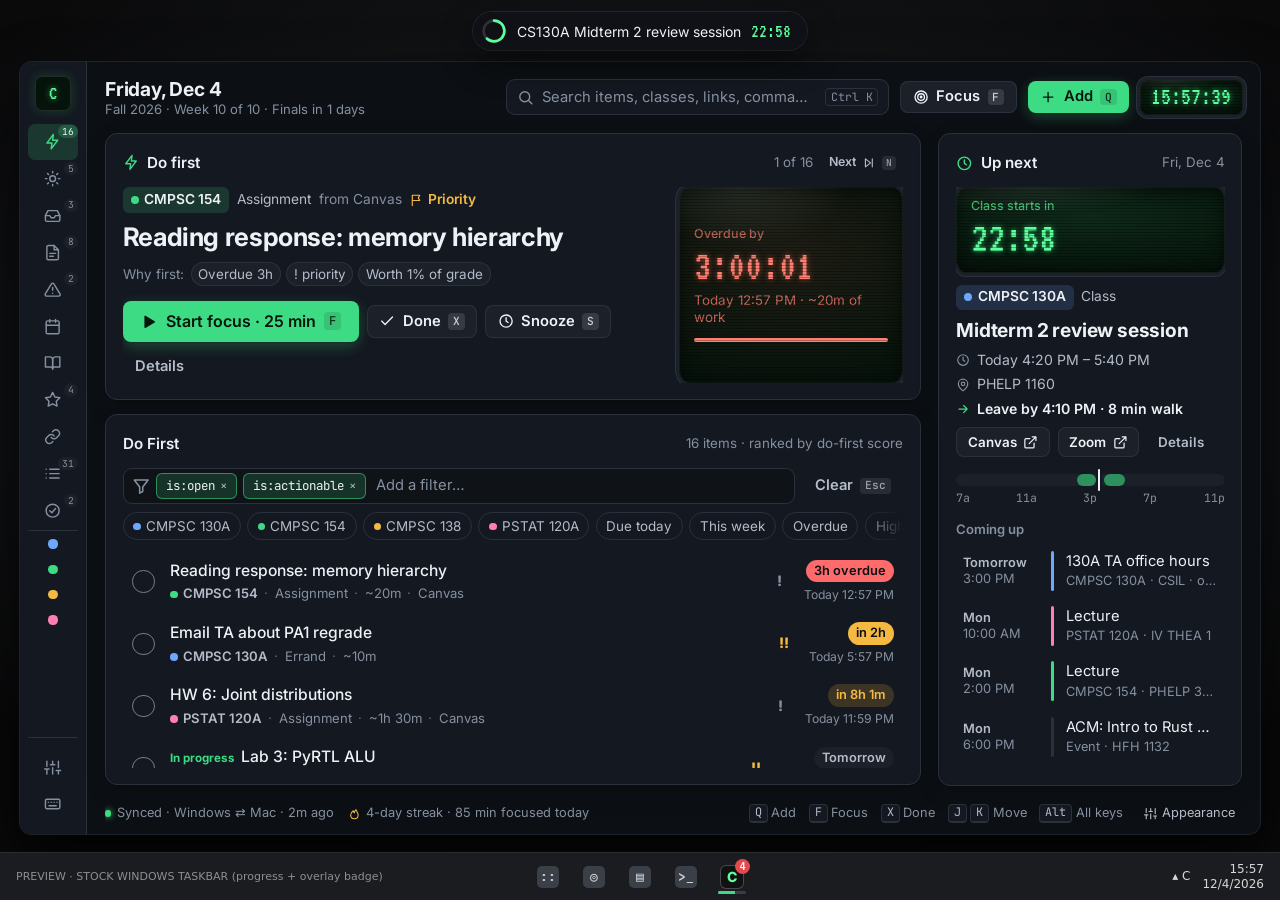
<file: archive/looks-2026-10/ui/index.html>
<!doctype html>
<html lang="en">
<head>
  <meta charset="utf-8">
  <meta name="viewport" content="width=device-width, initial-scale=1, viewport-fit=cover">
  <title>Collegiapp</title>
  <meta name="description" content="Collegiapp: one do-first list for UCSB classes, Canvas work, events and focus, with retro-modern and classic CRT looks.">
  <link rel="preconnect" href="https://fonts.googleapis.com">
  <link rel="preconnect" href="https://fonts.gstatic.com" crossorigin>
  <link rel="stylesheet" href="https://fonts.googleapis.com/css2?family=Doto:wght@700;900&family=IBM+Plex+Mono:wght@400;600&family=IBM+Plex+Sans:wght@400;500;600;700&family=Inter:wght@400;500;600;700;800&family=JetBrains+Mono:wght@400;500;600&family=Orbitron:wght@500;800&family=Press+Start+2P&family=Share+Tech+Mono&family=Space+Grotesk:wght@400;500;600;700&family=Space+Mono:wght@400;700&family=VT323&display=swap">
  <link rel="stylesheet" href="css/core.css">
  <link rel="stylesheet" href="css/crt.css">
  <link rel="stylesheet" href="css/renditions.css">
  <link rel="stylesheet" href="css/modern.css">
  <link rel="stylesheet" href="css/lab.css">
</head>
<body>
  <div class="desk" id="desk">
    <div class="shellbar" id="shellbar" hidden></div>
    <div class="island" id="island" hidden></div>

    <div class="monitor" id="monitor">
      <div class="bezel">
        <div class="screen" id="screen" data-r="signal">
          <div class="content" id="content">
            <header class="region top" id="top"></header>
            <nav class="region nav" id="nav" aria-label="Views"></nav>
            <section class="region now" id="now" aria-label="Do first"></section>
            <section class="region sched" id="sched" aria-label="Schedule"></section>
            <section class="region list" id="list" aria-label="Items"></section>
            <aside class="region insp" id="insp" aria-label="Inspector"></aside>
            <div class="region ticker" id="ticker" aria-hidden="true"></div>
            <footer class="region bottom" id="bottom"></footer>
          </div>
          <div class="layer" id="layer">
            <div class="ov" id="ov" hidden></div>
            <div class="radial" id="radial" hidden></div>
            <div class="tips" id="tips" hidden></div>
            <div id="menuHost" hidden></div>
            <div class="toasts" id="toasts" aria-live="polite"></div>
          </div>
          <div class="fx" aria-hidden="true">
            <div class="fx-scan"></div><div class="fx-mask"></div><div class="fx-noise"></div><div class="fx-roll"></div>
            <div class="fx-flick"></div><div class="fx-vignette"></div><div class="fx-glass"></div><div class="fx-flash"></div>
          </div>
        </div>
        <div class="bezel-bar">
          <span class="brand">COLLEGIAPP <b>CRT-26</b></span>
          <button class="hw" data-hw="prev" title="Previous rendition ( [ )" aria-label="Previous rendition">◄</button>
          <button class="hw" data-hw="next" title="Next rendition ( ] )" aria-label="Next rendition">►</button>
          <button class="hw" data-hw="menu" title="Design Lab (Ctrl+. or F9)">MENU</button>
          <button class="hw" data-hw="degauss" title="Degauss">DEG</button>
          <span class="model" id="bzModel"></span>
          <button class="hw" data-hw="power" title="Power" aria-label="Power">⏻</button>
          <span class="led" id="led"></span>
        </div>
      </div>
    </div>

    <div class="taskbar" id="taskbar" hidden></div>
  </div>

  <aside class="lab" id="lab" hidden aria-label="Design Lab"></aside>

  <svg width="0" height="0" style="position:absolute" aria-hidden="true" focusable="false">
    <filter id="crtWarp" filterUnits="objectBoundingBox" primitiveUnits="objectBoundingBox" x="0" y="0" width="1" height="1" color-interpolation-filters="sRGB">
      <feImage id="warpMap" result="map" preserveAspectRatio="none" x="0" y="0" width="1" height="1"/>
      <feDisplacementMap in="SourceGraphic" in2="map" scale="0.035" xChannelSelector="R" yChannelSelector="G"/>
    </filter>
  </svg>

  <script src="js/data.js"></script>
  <script src="js/engine.js"></script>
  <script src="js/sound.js"></script>
  <script src="js/fx.js"></script>
  <script src="js/app.js"></script>
  <script src="js/lab.js"></script>
</body>
</html>
</file>
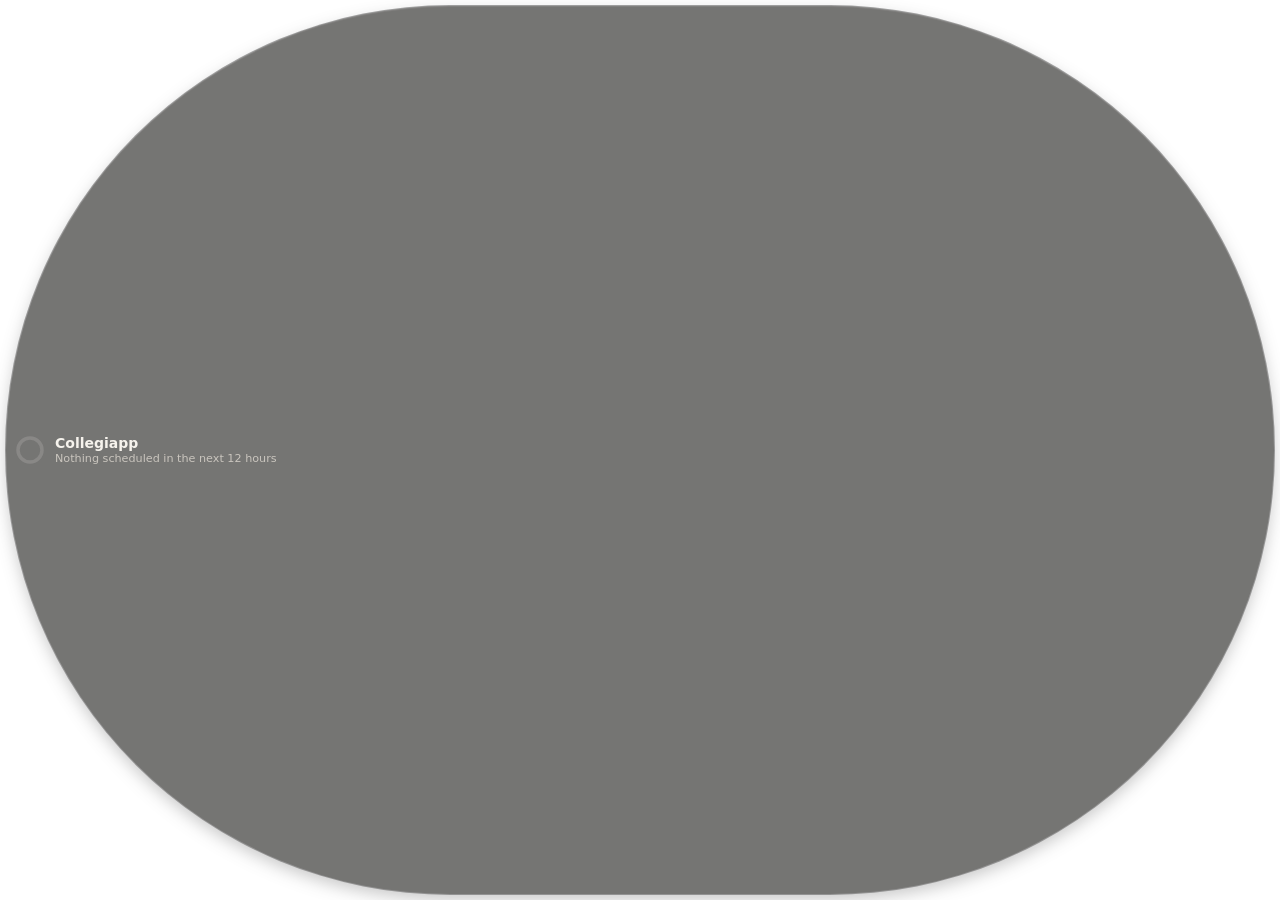
<file: ui/island.html>
<!doctype html>
<html lang="en">
<head>
  <meta charset="utf-8">
  <meta name="viewport" content="width=device-width, initial-scale=1">
  <title>Collegiapp Island</title>
  <link rel="stylesheet" href="https://fonts.googleapis.com/css2?family=Doto:wght@600..900&family=Space+Grotesk:wght@400..700&display=swap">
  <link rel="stylesheet" href="fonts/fonts.css">
  <style>
    /* Collegiapp — the always-on-top "live activity" window (380×64, transparent, no frame), desktop only.
       The Pocket device in miniature: graphite pill, orange progress ring, LCD countdown, at 60% until hovered.
       Tokens come from the main window's theme via localStorage "capp.tokens", --m (motion) too. It moves like the
       device: the pill pops in, a new label rolls up, the LCD flickers on when the countdown turns amber and
       blinks at NOW. Stepped, like every LCD in Pocket. */
    :root {
      --fg: #ff7a3d; --warn: #f0b54a; --lcd-bg: #b1bd93; --lcd-fg: #1f2a17; --font-scale: .95; --m: 1;
      --font-body: "Space Grotesk", -apple-system, BlinkMacSystemFont, "Segoe UI Variable Text", "Segoe UI", system-ui, sans-serif;
      --font-num: "Doto", ui-monospace, "SF Mono", Menlo, Consolas, monospace;
    }
    html, body { margin: 0; height: 100%; background: transparent; overflow: hidden; user-select: none; -webkit-user-select: none; }
    .pill {
      position: absolute; inset: 6px; border-radius: 999px; background: #1b1a17; color: #f1ece2;
      display: flex; align-items: center; gap: 10px; padding: 0 7px 0 9px; cursor: default;
      font: 600 calc(14px * var(--font-scale) / .95) / 1.15 var(--font-body); -webkit-font-smoothing: antialiased;
      box-shadow: inset 0 1px 0 rgba(255, 255, 255, .08), 0 0 0 1px rgba(0, 0, 0, .6), 0 6px 16px rgba(0, 0, 0, .35);
    }
    svg { width: 30px; height: 30px; flex: none; }
    circle { fill: none; stroke-width: 3.5; }
    .tr { stroke: rgba(255, 255, 255, .14); }
    .pr { stroke: var(--fg); stroke-linecap: round; transform: rotate(-90deg); transform-origin: 50% 50%; transition: stroke-dashoffset 1s linear; }
    .txt { flex: 1; min-width: 0; display: flex; flex-direction: column; gap: 2px; }
    .lbl, .det { white-space: nowrap; overflow: hidden; text-overflow: ellipsis; }
    .det { font-size: .8em; font-weight: 400; color: #a7a094; }
    .cd {
      flex: none; min-width: 4.4em; text-align: center; padding: 6px 9px 5px; border-radius: 999px;
      background: linear-gradient(170deg, color-mix(in srgb, #fff 18%, var(--lcd-bg)), var(--lcd-bg) 60%); color: var(--lcd-fg);
      font: 900 calc(19px * var(--font-scale) / .95) / 1 var(--font-num); font-variant-numeric: tabular-nums; box-shadow: inset 0 1px 3px rgba(0, 0, 0, .35);
    }
    .cd:empty { display: none; }
    .soon .cd { --lcd-bg: var(--warn); --lcd-fg: #2a1a00; }
    /* idles see-through so it doesn't hide what's under it; the pointer brings it up to full */
    .pill { animation: pillIn calc(var(--m) * 380ms + 1ms) cubic-bezier(.3, 1.45, .5, 1); transition: opacity calc(var(--m) * 160ms + 1ms) ease-out; }
    @media (hover: hover) { .pill:not(:hover) { opacity: .6; } }
    @keyframes pillIn { from { transform: scale(.82); opacity: 0; } }
    .lbl.roll { animation: roll calc(var(--m) * 260ms + 1ms) steps(3, end); }
    @keyframes roll { from { transform: translateY(.6em); opacity: 0; } }
    .cd.boot { animation: lcdOn calc(var(--m) * 460ms + 1ms) steps(1, end); }
    @keyframes lcdOn { 0% { opacity: 0; } 30% { opacity: .35; } 45% { opacity: .1; } 60% { opacity: .75; } 75%, 100% { opacity: 1; } }
    .cd.now { animation: blink calc(var(--m) * 1000ms + 1ms) steps(1, end) infinite; }
    @keyframes blink { 50% { color: transparent; } }
    html[data-still] *, html[data-still] .pr { animation: none !important; transition: none !important; }
    @media (prefers-reduced-motion: reduce) { *, .pr { animation: none !important; transition: none !important; } }
  </style>
</head>
<body>
  <div class="pill" id="pill" data-tauri-drag-region title="Drag to move · double-click opens Collegiapp · right-click for more">
    <svg viewBox="0 0 30 30" aria-hidden="true"><circle class="tr" cx="15" cy="15" r="12"/><circle class="pr" id="ring" cx="15" cy="15" r="12" stroke-dasharray="75.4" stroke-dashoffset="75.4"/></svg>
    <div class="txt" data-tauri-drag-region><span class="lbl" id="lbl" data-tauri-drag-region>Collegiapp</span><span class="det" id="det" data-tauri-drag-region>Nothing scheduled in the next 12 hours</span></div>
    <span class="cd" id="cd" data-tauri-drag-region></span>
  </div>
  <script>
    (function () {
      const T = window.__TAURI__, $ = (id) => document.getElementById(id);
      let p = null;
      try { const t = JSON.parse(localStorage.getItem("capp.tokens") || "null"); if (t) for (const k in t) document.documentElement.style.setProperty("--" + k, t[k]); if (t && t.m === 0) document.documentElement.dataset.still = ""; } catch (e) {}
      // restart a one-shot class; `was` is what the last draw showed
      const ack = (el, cls) => { el.classList.remove(cls); void el.offsetWidth; el.classList.add(cls); };
      const was = {};
      const two = (n) => String(n).padStart(2, "0");
      function clock(ms) {
        if (ms <= 0) return "NOW";
        const s = Math.floor(ms / 1000), h = Math.floor(s / 3600), m = Math.floor((s % 3600) / 60);
        return h >= 24 ? Math.floor(h / 24) + "d " + (h % 24) + "h" : (h ? h + ":" + two(m) : m) + ":" + two(s % 60);
      }
      function draw() {
        const now = Date.now();
        if (!p) { $("lbl").textContent = "Collegiapp"; $("det").textContent = "Nothing scheduled in the next 12 hours"; $("cd").textContent = ""; $("ring").setAttribute("stroke-dashoffset", "75.4"); return; }
        const start = Date.parse(p.starts_at), end = p.ends_at ? Date.parse(p.ends_at) : null, live = now >= start && end && now < end;
        const lbl = (live ? "In class · " : "") + p.label, cd = clock((live ? end : start) - now);
        if (was.lbl != null && was.lbl !== lbl) ack($("lbl"), "roll");
        $("lbl").textContent = was.lbl = lbl;
        $("det").textContent = p.detail || p.location || "";
        $("cd").textContent = cd; $("cd").classList.toggle("now", cd === "NOW");
        const frac = live ? (now - start) / (end - start) : Math.max(0, 1 - (start - now) / 3600000);
        $("ring").setAttribute("stroke-dashoffset", (75.4 * (1 - Math.max(0, Math.min(1, frac)))).toFixed(1));
        const soon = !live && start - now < 10 * 60000;
        if (soon && !was.soon) ack($("cd"), "boot");
        $("pill").classList.toggle("soon", (was.soon = soon));
      }
      // right-click (or the menu key): the island's own menu, a native one since it's bigger than the window
      // (tray.rs `island_menu`); never the browser's
      document.addEventListener("contextmenu", (e) => { e.preventDefault(); if (T) T.core.invoke("island_menu").catch(() => {}); });
      if (T) {
        T.event.listen("presence", (e) => { p = e.payload; draw(); });
        T.core.invoke("get_presence").then((v) => { p = v; draw(); }, () => {});
        $("pill").addEventListener("dblclick", async () => {
          try { const main = await T.webviewWindow.WebviewWindow.getByLabel("main"); if (main) { await main.show(); await main.unminimize(); await main.setFocus(); } } catch (e) {}
        });
      }
      draw(); setInterval(draw, 1000);
    })();
  </script>
</body>
</html>
</file>
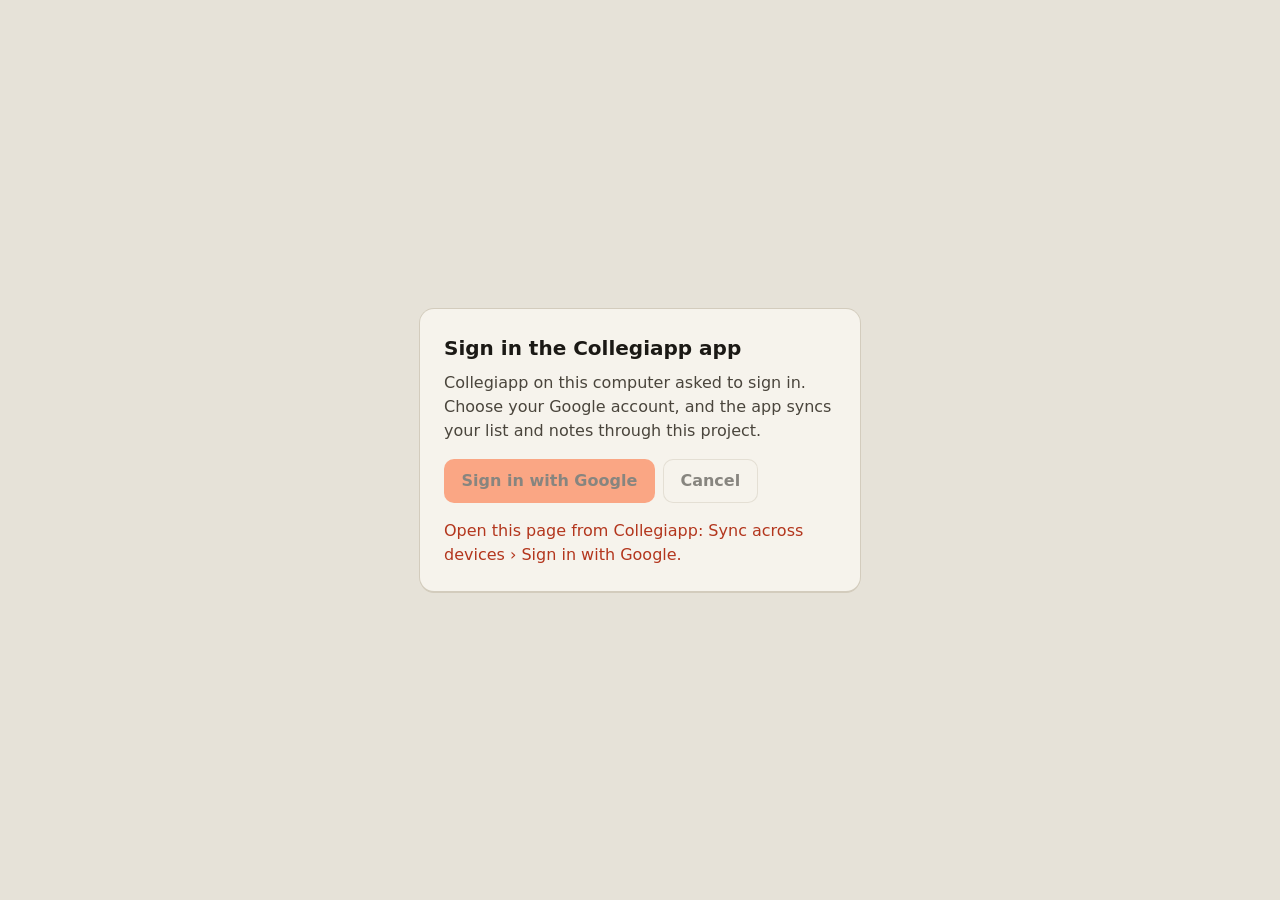
<file: ui/link.html>
<!doctype html>
<html lang="en">
<head>
<meta charset="utf-8">
<meta name="viewport" content="width=device-width, initial-scale=1">
<!-- "origin": the post to the app (http://127.0.0.1) carries this site's origin; the stricter policies send "null" -->
<meta name="referrer" content="origin">
<title>Sign in Collegiapp</title>
<link rel="icon" href="icons/icon-192.png">
<link rel="stylesheet" href="fonts/fonts.css">
<style>
  /* the desktop app's sign-in page (js/link.js), on the Pocket palette: P9 Cream, P11-like at night */
  :root { --bg: #e6e2d8; --surface: #f6f3ec; --line: #d3ccbd; --text: #1b1915; --text-2: #4a453c; --accent: #ff5b1f; --on-accent: #1b1915; --bad: #b3361d; }
  @media (prefers-color-scheme: dark) { :root { --bg: #141310; --surface: #1f1d19; --line: #3a362f; --text: #efe9dc; --text-2: #b9b2a4; --bad: #f08a6c; } }
  * { box-sizing: border-box; }
  body { margin: 0; min-height: 100vh; display: grid; place-items: center; padding: 16px; background: var(--bg); color: var(--text);
    font: 16px/1.5 "Space Grotesk", system-ui, -apple-system, "Segoe UI", sans-serif; }
  main { width: min(100%, 440px); background: var(--surface); border-radius: 14px; padding: 24px; box-shadow: 0 0 0 1px var(--line), 0 2px 0 var(--line); }
  h1 { font-size: 1.25em; margin: 0 0 .4em; }
  p { margin: 0 0 1em; color: var(--text-2); }
  .row { display: flex; gap: 8px; flex-wrap: wrap; }
  button { font: inherit; font-weight: 600; border: 0; border-radius: 10px; padding: .6em 1.1em; cursor: pointer; background: transparent; color: var(--text); box-shadow: inset 0 0 0 1px var(--line); }
  button.primary { background: var(--accent); color: var(--on-accent); box-shadow: none; }
  button:disabled { opacity: .5; cursor: default; }
  button:focus-visible { outline: 2px solid var(--text); outline-offset: 2px; }
  #msg { margin: 1em 0 0; min-height: 1.5em; }
  #msg.bad { color: var(--bad); }
</style>
</head>
<body>
<main>
  <h1>Sign in the Collegiapp app</h1>
  <p>Collegiapp on this computer asked to sign in. Choose your Google account, and the app syncs your list and notes through this project.</p>
  <div class="row"><button id="go" class="primary" disabled>Sign in with Google</button><button id="no">Cancel</button></div>
  <p id="msg" role="status" aria-live="polite"></p>
</main>
<script src="js/cloud-config.js"></script>
<script src="js/link.js"></script>
</body>
</html>
</file>
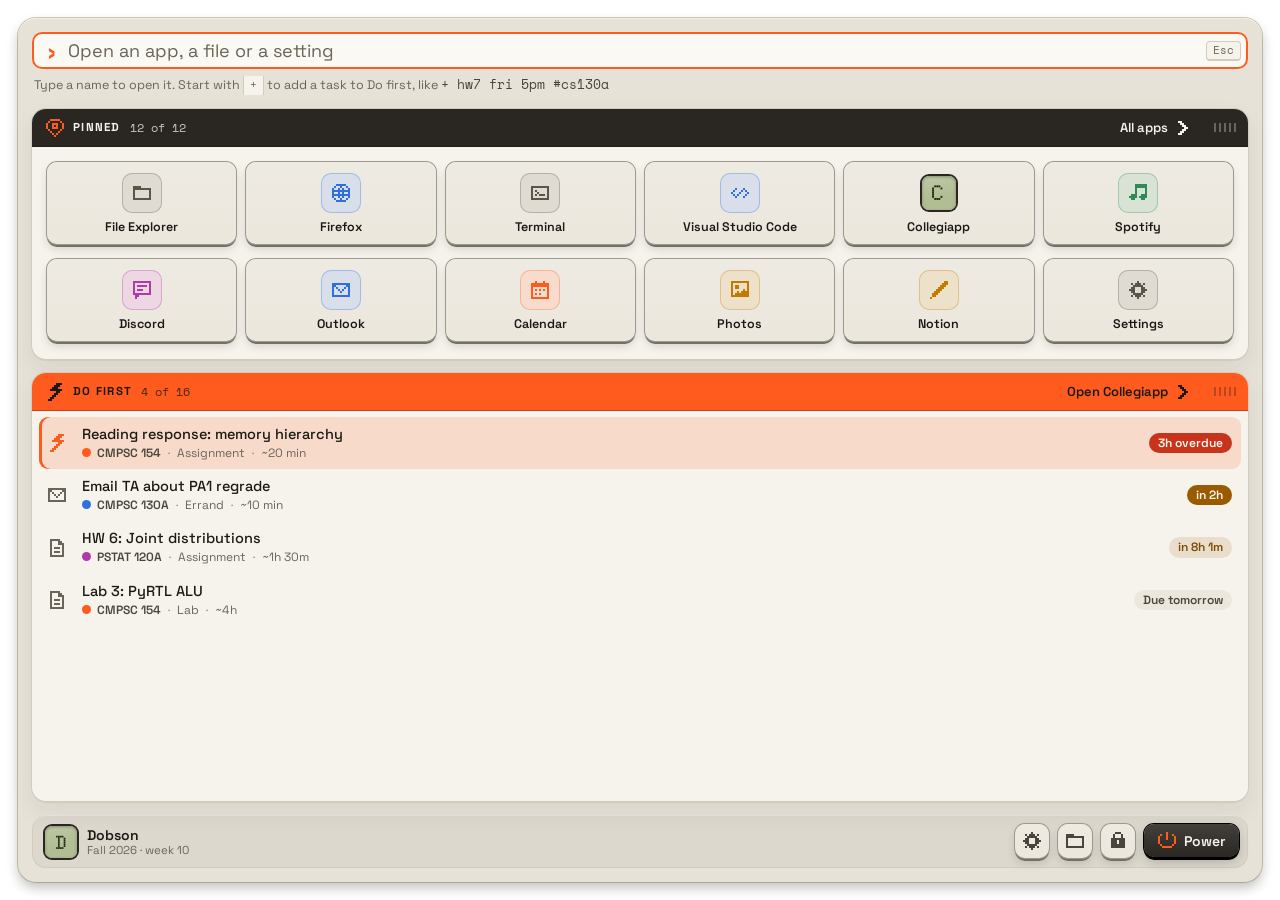
<file: ui/start.html>
<!doctype html>
<html lang="en">
<head>
  <meta charset="utf-8">
  <meta name="viewport" content="width=device-width, initial-scale=1">
  <title>Collegiapp Start</title>
  <link rel="stylesheet" href="https://fonts.googleapis.com/css2?family=Doto:wght@600..900&family=Space+Grotesk:wght@400..700&family=Space+Mono:wght@400;700&display=swap">
  <link rel="stylesheet" href="fonts/fonts.css">
  <link rel="stylesheet" href="css/start.css">
</head>
<body>
  <!-- Pocket Start (src-tauri/src/start.rs): a frameless window above the taskbar's Start key. start.js fills it. -->
  <section class="fly" id="fly" aria-label="Start">
    <div class="sq">
      <label class="qa"><span class="pr">›</span><input type="text" id="q" placeholder="Open an app, a file or a setting" aria-label="Search or add" spellcheck="false" autocomplete="off"><span class="kb" id="esc">Esc</span></label>
      <div class="hint" id="hint"></div>
    </div>
    <section class="mod" id="m1"></section>
    <section class="mod grow" id="m2"></section>
    <footer class="wdeck" id="deck"></footer>
    <div class="menu" id="menu" role="menu" hidden></div>
  </section>

  <script src="js/data.js"></script>
  <script src="js/engine.js"></script>
  <script src="js/store.js"></script>
  <script src="js/start.js"></script>
</body>
</html>
</file>
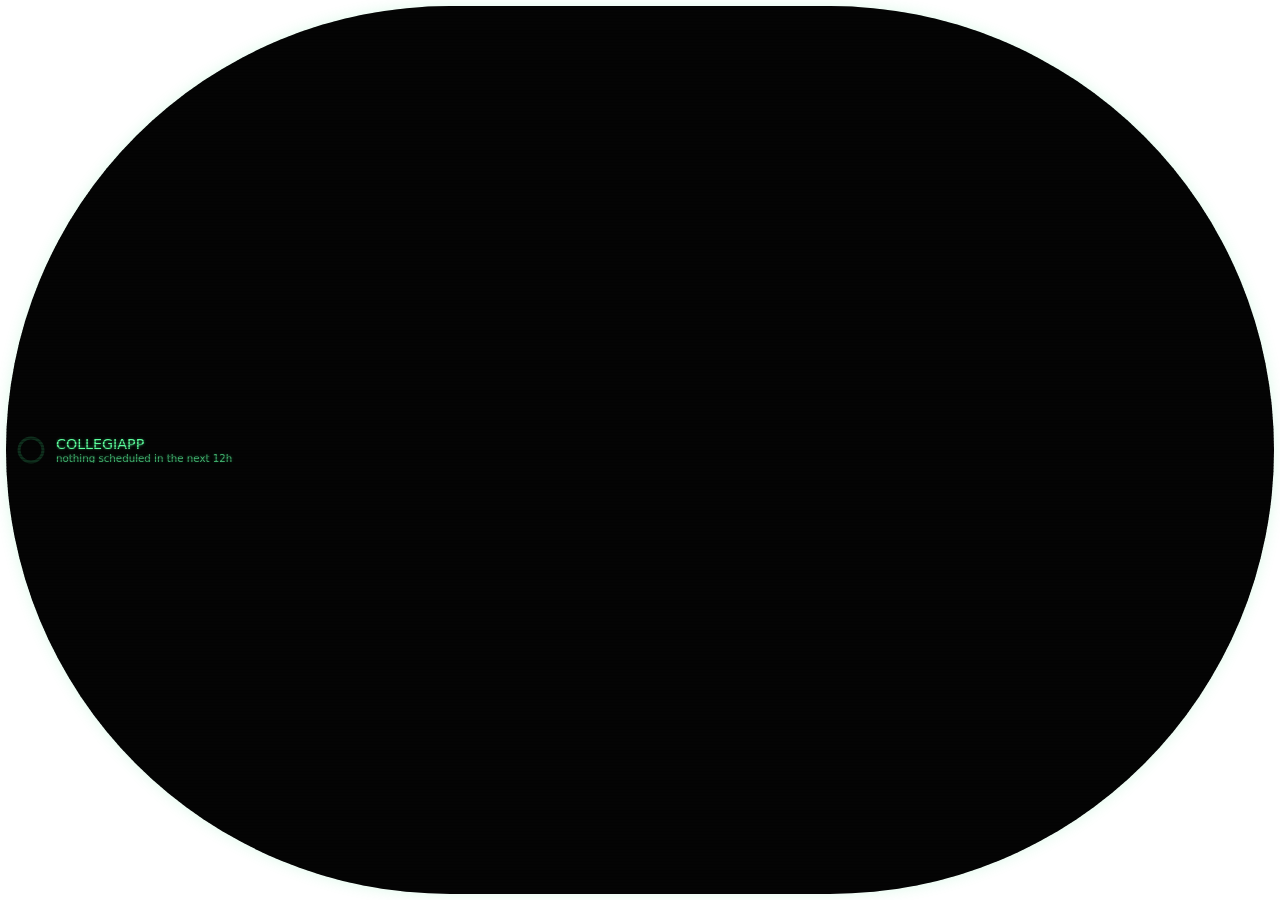
<file: archive/looks-2026-10/ui/island.html>
<!doctype html>
<html lang="en">
<head>
  <meta charset="utf-8">
  <meta name="viewport" content="width=device-width, initial-scale=1">
  <title>Collegiapp Island</title>
  <link rel="stylesheet" href="https://fonts.googleapis.com/css2?family=VT323&display=swap">
  <style>
    /* Collegiapp — the always-on-top "live activity" window (380×64, transparent, no frame).
       Tokens come from the main window's theme via localStorage "capp.tokens". */
    :root { --fg: #41ff7a; --hi: #c8ffd8; --warn: #e3ff6b; --glow-rgb: 65, 255, 122; --font-body: "VT323", Consolas, monospace; --font-scale: 1.3; }
    html, body { margin: 0; height: 100%; background: transparent; overflow: hidden; user-select: none; }
    .pill {
      position: absolute; inset: 6px; border-radius: 999px; background: #040404; color: var(--fg);
      display: flex; align-items: center; gap: 10px; padding: 0 16px 0 10px; cursor: default;
      font: calc(15px * var(--font-scale)) / 1 var(--font-body);
      text-shadow: 0 0 3px rgba(var(--glow-rgb), .6);
      box-shadow: 0 0 0 1px rgba(255,255,255,.08), 0 0 14px rgba(var(--glow-rgb), .18);
    }
    .pill::after { content: ""; position: absolute; inset: 0; border-radius: inherit; pointer-events: none;
      background: repeating-linear-gradient(to bottom, rgba(0,0,0,.35) 0 1px, transparent 1px 3px); }
    svg { width: 30px; height: 30px; flex: none; }
    circle { fill: none; stroke-width: 3; }
    .tr { stroke: rgba(var(--glow-rgb), .2); }
    .pr { stroke: var(--fg); stroke-linecap: round; transform: rotate(-90deg); transform-origin: 50% 50%; transition: stroke-dashoffset 1s linear; }
    .txt { flex: 1; min-width: 0; display: flex; flex-direction: column; gap: 2px; }
    .lbl, .det { white-space: nowrap; overflow: hidden; text-overflow: ellipsis; }
    .det { font-size: .72em; opacity: .7; }
    .cd { color: var(--hi); font-variant-numeric: tabular-nums; }
    .soon .cd { color: var(--warn); animation: blink 1.4s steps(1) infinite; }
    @keyframes blink { 50% { opacity: .35; } }
    @media (prefers-reduced-motion: reduce) { .soon .cd { animation: none; } }
  </style>
</head>
<body>
  <div class="pill" id="pill" data-tauri-drag-region title="Drag to move · double-click opens Collegiapp">
    <svg viewBox="0 0 30 30" aria-hidden="true"><circle class="tr" cx="15" cy="15" r="12"/><circle class="pr" id="ring" cx="15" cy="15" r="12" stroke-dasharray="75.4" stroke-dashoffset="75.4"/></svg>
    <div class="txt" data-tauri-drag-region><span class="lbl" id="lbl" data-tauri-drag-region>COLLEGIAPP</span><span class="det" id="det" data-tauri-drag-region>nothing scheduled in the next 12h</span></div>
    <span class="cd" id="cd" data-tauri-drag-region></span>
  </div>
  <script>
    (function () {
      const T = window.__TAURI__, $ = (id) => document.getElementById(id);
      let p = null;
      try { const t = JSON.parse(localStorage.getItem("capp.tokens") || "null"); if (t) for (const k in t) document.documentElement.style.setProperty("--" + k, t[k]); } catch (e) {}
      const two = (n) => String(n).padStart(2, "0");
      function clock(ms) {
        if (ms <= 0) return "NOW";
        const s = Math.floor(ms / 1000), h = Math.floor(s / 3600), m = Math.floor((s % 3600) / 60);
        return h >= 24 ? Math.floor(h / 24) + "D " + (h % 24) + "H" : (h ? h + ":" + two(m) : m) + ":" + two(s % 60);
      }
      function draw() {
        const now = Date.now();
        if (!p) { $("lbl").textContent = "COLLEGIAPP"; $("det").textContent = "nothing scheduled in the next 12h"; $("cd").textContent = ""; $("ring").setAttribute("stroke-dashoffset", "75.4"); return; }
        const start = Date.parse(p.starts_at), end = p.ends_at ? Date.parse(p.ends_at) : null, live = now >= start && end && now < end;
        $("lbl").textContent = (live ? "IN CLASS · " : "") + p.label;
        $("det").textContent = p.detail || p.location || "";
        $("cd").textContent = clock((live ? end : start) - now);
        const frac = live ? (now - start) / (end - start) : Math.max(0, 1 - (start - now) / 3600000);
        $("ring").setAttribute("stroke-dashoffset", (75.4 * (1 - Math.max(0, Math.min(1, frac)))).toFixed(1));
        $("pill").classList.toggle("soon", !live && start - now < 10 * 60000);
      }
      if (T) {
        T.event.listen("presence", (e) => { p = e.payload; draw(); });
        T.core.invoke("get_presence").then((v) => { p = v; draw(); }, () => {});
        $("pill").addEventListener("dblclick", async () => {
          try { const main = await T.webviewWindow.WebviewWindow.getByLabel("main"); if (main) { await main.show(); await main.unminimize(); await main.setFocus(); } } catch (e) {}
        });
      }
      draw(); setInterval(draw, 1000);
    })();
  </script>
</body>
</html>
</file>
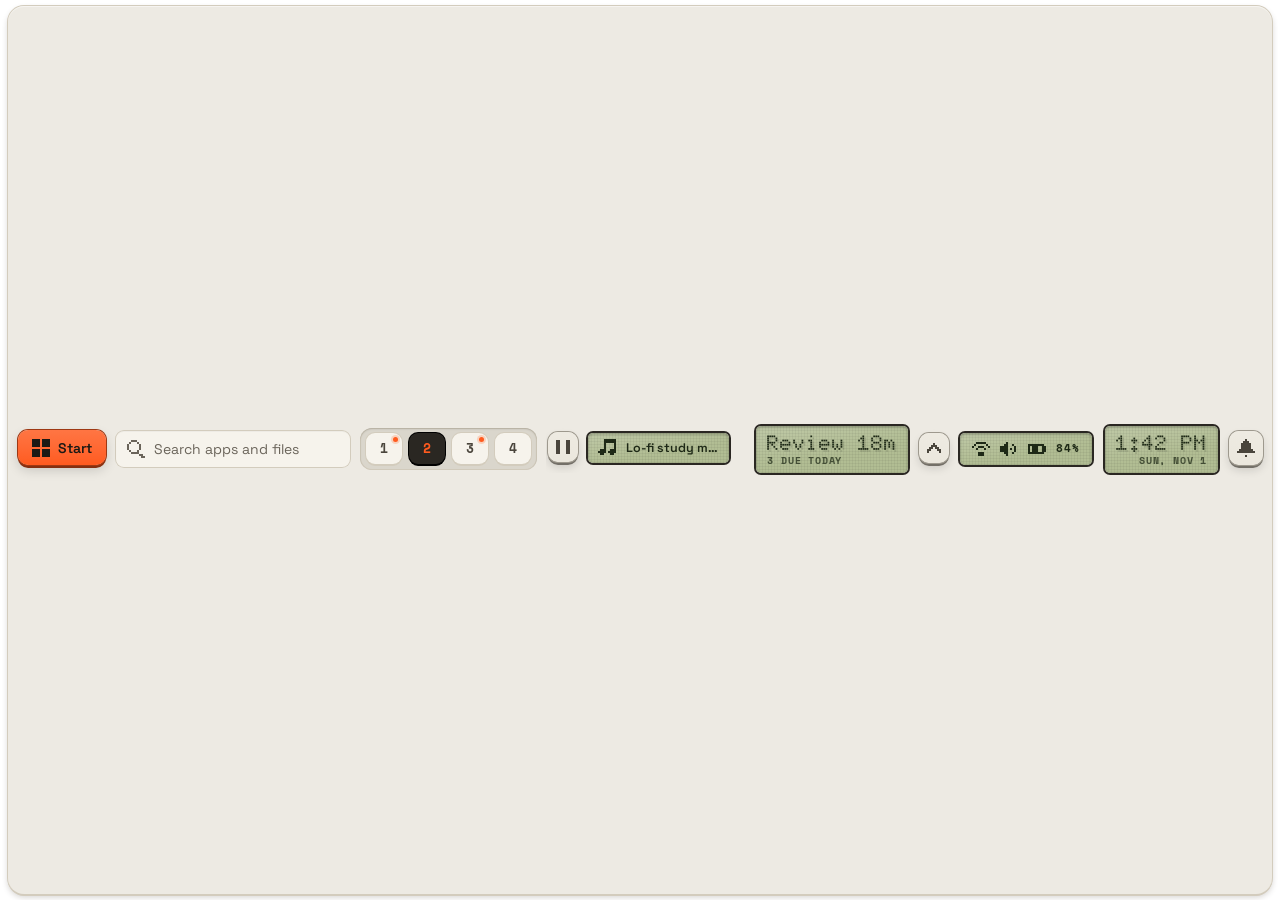
<file: integrations/zebar/pocket/bar-glazewm.html>
<!doctype html>
<!-- Pocket bar (Zebar widget "bar-glazewm"): the program keys are GlazeWM workspaces while GlazeWM runs, and fall
     back to the pinned apps otherwise. bar.js draws the deck. -->
<html lang="en" data-wm="glazewm">
<head>
  <meta charset="utf-8">
  <meta name="viewport" content="width=device-width, initial-scale=1">
  <title>Pocket bar</title>
  <link rel="preconnect" href="https://fonts.googleapis.com">
  <link rel="preconnect" href="https://fonts.gstatic.com" crossorigin>
  <link rel="stylesheet" href="https://fonts.googleapis.com/css2?family=Doto:wght@800;900&family=Space+Grotesk:wght@400;500;600;700&family=Space+Mono:wght@400;700&display=swap">
  <link rel="stylesheet" href="./bar.css">
</head>
<body>
  <nav class="deck" id="deck" aria-label="Taskbar"></nav>
  <script src="./bar.js"></script>
</body>
</html>
</file>
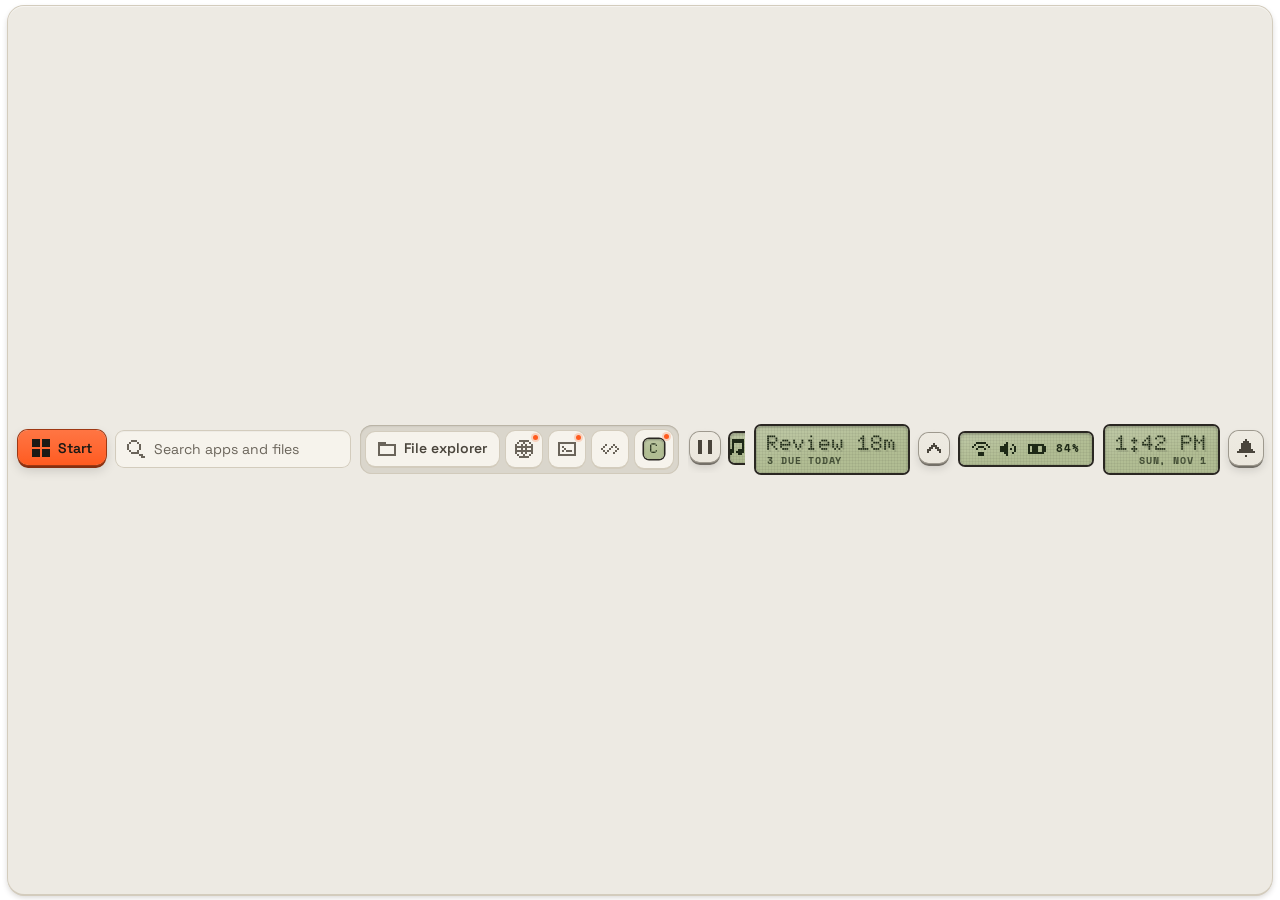
<file: integrations/zebar/pocket/bar.html>
<!doctype html>
<!-- Pocket bar (Zebar widget "bar"): the program keys open pinned apps. bar.js draws the deck. -->
<html lang="en">
<head>
  <meta charset="utf-8">
  <meta name="viewport" content="width=device-width, initial-scale=1">
  <title>Pocket bar</title>
  <link rel="preconnect" href="https://fonts.googleapis.com">
  <link rel="preconnect" href="https://fonts.gstatic.com" crossorigin>
  <link rel="stylesheet" href="https://fonts.googleapis.com/css2?family=Doto:wght@800;900&family=Space+Grotesk:wght@400;500;600;700&family=Space+Mono:wght@400;700&display=swap">
  <link rel="stylesheet" href="./bar.css">
</head>
<body>
  <nav class="deck" id="deck" aria-label="Taskbar"></nav>
  <script src="./bar.js"></script>
</body>
</html>
</file>
<file: ui/fonts/fonts.css>
/* Local copies of the web fonts. Empty until you run: python tools/vendor_fonts.py
   (it downloads the woff2 files from Google Fonts into this folder so the app works offline). */
</file>
<file: ui/css/core.css>
/* Collegiapp — base: page, desk, screen and content box, overlay plumbing, island and shell previews.
   The look itself (Pocket: L6 P9 B8 F3 T6) is pocket.css; Standard (L8) is standard.css on top of it. Colours are
   palette tokens that lab.js sets on :root (from themes.js); the defaults below are P9 Cream so the first paint
   already matches. Needs WebKit 16.2+ / Chromium 111+ (color-mix, container queries, :has, dvh): WebView2 on
   Windows, WKWebView on macOS 11+ and iOS 16.2+. */

:root {
  color-scheme: light;
  --desk-c: #e6e2d8; --panel-bg: #f6f3ec; --bg: #e6e2d8; --bg2: #fbf9f4;
  --fg: #2a2722; --dim: #6f695e; --hi: #151310;
  --acc: #ff5b1f; --acc2: #2f6fde; --warn: #9a5b00; --bad: #c8341b; --ok: #2e7d32;
  --sel-bg: #ff5b1f; --sel-fg: #1b1915; --hover-bg: rgba(0, 0, 0, .04);
  --chrome-bg: #2a2722; --chrome-fg: #f6f3ec; --hot: #ff5b1f; --shadow: rgba(60, 50, 30, .25);
  --glow-rgb: 255, 91, 31;
  --k1: #2f6fde; --k2: #ff5b1f; --k3: #2e8b57; --k4: #b03aa8; --k5: #c27a00; --k6: #5b5548;

  --font-body: "Space Grotesk", -apple-system, BlinkMacSystemFont, "Segoe UI Variable Text", "Segoe UI", system-ui, sans-serif;
  --font-display: var(--font-body);
  --font-scale: .95; --display-scale: 1;
  --fs-base: 18px; --pad: .8em; --gap: .9em; --rowpad: .32em; --zoom: 1;
  --m: 1;           /* motion multiplier (0 = instant); lab.js sets it from the style code (M2 = 1) */
  --ts: none;
  /* Fluid type: the chosen size on laptops, growing up to 18% on large monitors so 1440p and 4K stay
     proportionate. --zoom is the user's text size (Ctrl/⌘ + and −); it scales everything, layout included. */
  --fs0: calc(var(--fs-base) * var(--font-scale) * var(--zoom));
  --fs: clamp(var(--fs0), calc(var(--fs0) * .8 + .3vw), calc(var(--fs0) * 1.18));
}

* { box-sizing: border-box; }
[hidden] { display: none !important; }
html { height: 100%; -webkit-text-size-adjust: 100%; text-size-adjust: 100%; -webkit-tap-highlight-color: transparent; }
body {
  margin: 0; height: 100%; height: 100dvh; overflow: hidden;
  background: var(--desk-c); color: var(--fg); font-family: var(--font-body);
  -webkit-font-smoothing: antialiased; -moz-osx-font-smoothing: grayscale; font-synthesis: none;
}
button { font: inherit; color: inherit; touch-action: manipulation; }
::selection { background: color-mix(in srgb, var(--acc) 32%, transparent); }

/* ───────────── desk / monitor ─────────────
   Full mode (the default) is the app filling its window edge to edge, as it will in Tauri and on a phone.
   Desk mode previews the window on a desktop with the island and taskbar/menu-bar mocks around it. */
.desk { position: relative; height: 100%; display: grid; grid-template: minmax(0, 1fr) / minmax(0, 1fr); }
.desk[data-mode="desk"] {
  place-items: center; padding: 62px 24px 66px;
  background: radial-gradient(ellipse 70% 55% at 50% 42%, #24272c 0%, #15171a 55%, #0a0a0b 100%);
}
.desk[data-mode="desk"][data-shell="zebar"], .desk[data-mode="desk"][data-shell="mac"] { padding-block: 84px 22px; }
body.lab-open .desk { padding-right: 400px; }
body.lab-open .desk[data-mode="desk"] { padding-right: 424px; }
.monitor { width: 100%; height: 100%; min-width: 0; min-height: 0; }
.desk[data-mode="desk"] .monitor { max-width: 1240px; max-height: 820px; }
.bezel { height: 100%; display: flex; flex-direction: column; }

/* ───────────── screen + content box ─────────────
   The screen is a named container: the layouts in pocket.css follow the room the app actually has
   (@container screen …), not the window, so the Appearance drawer, the desk preview, split view and
   iPad Slide Over all get the layout that fits. The content is the sidebar (#side) beside the main area, and the main
   area is a container named screen too, so the page's regions (#page) lay out in the room the sidebar leaves them,
   while dialogs and sheets in #layer still answer to the whole screen. */
.screen { flex: 1; min-height: 0; position: relative; overflow: hidden; background: var(--bg); isolation: isolate; container: screen / inline-size; }
.warp { position: absolute; inset: 0; } /* holds C2's warp filter (crt.css), so the content can slide under it */
.content { position: absolute; inset: 0; display: flex; font-size: var(--fs); line-height: 1.45; overflow: hidden; }
.content[data-side="right"] { flex-direction: row-reverse; }
.main { flex: 1; min-width: 0; position: relative; container: screen / inline-size; }
.page { position: absolute; inset: 0; display: grid; gap: var(--gap); overflow: hidden; }
.region { min-width: 0; min-height: 0; position: relative; container-type: inline-size; }
#top { grid-area: top; } #nav { grid-area: nav; } #now { grid-area: now; } #sched { grid-area: sched; }
#list { grid-area: list; } #bottom { grid-area: bottom; }
.sp { flex: 1; }
.num { font-variant-numeric: tabular-nums; }

.screen :is(input, select, textarea) { font: inherit; min-width: 0; }
.screen kbd { font: inherit; }

/* ───────────── overlay plumbing (looks in pocket.css) ───────────── */
.layer { position: absolute; inset: 0; pointer-events: none; z-index: 20; font-size: var(--fs); line-height: 1.45; }
.layer > * { pointer-events: auto; }
.ov { position: absolute; inset: 0; display: grid; place-items: center; padding: 4%; }
.ov.full { place-items: stretch; padding: max(3.5%, env(safe-area-inset-top)) 5% max(3.5%, env(safe-area-inset-bottom)); }
.dialog { width: min(46em, 100%); max-height: 100%; height: auto; }
.dialog.sm { width: min(30em, 100%); }
.toasts { position: absolute; right: 2.4%; bottom: 7.5em; display: flex; flex-direction: column; gap: .45em; align-items: flex-end; pointer-events: none; max-width: min(34em, 92%); z-index: 2; }
.toast { pointer-events: auto; display: flex; gap: .6em; align-items: center; max-width: 100%; }
.toast .msg { overflow: hidden; text-overflow: ellipsis; display: inline-flex; align-items: center; gap: .45em; min-width: 0; }
.radial { position: absolute; width: 0; height: 0; z-index: 25; }
.radial .hub { position: absolute; left: -1.6em; top: -1.6em; width: 3.2em; height: 3.2em; border-radius: 50%; display: grid; place-items: center; }
/* keys sit on an ellipse around the hub (--x, --y: the spoke's direction) and grow outward from it,
   so a label of any length never reaches the hub or a neighbour; the ring is the dial they hang from */
.radial .ring { position: absolute; left: -4.6em; top: -4.6em; width: 9.2em; height: 9.2em; border-radius: 50%; }
.radial .rb { position: absolute; left: calc(var(--x) * var(--rx, 3em)); top: calc(var(--y) * var(--ry, 4em)); transform: translate(calc(-50% + var(--x) * 50%), calc(-50% + var(--y) * 50%)); }
/* seven or eight keys: eight places on a taller ellipse, so the keys at 45° clear the ones straight above and below
   them (a key is about 2.4em tall: the ellipse needs ry ≥ 2.9 key heights) */
.radial.r8 { --rx: 3.4em; --ry: 7.2em; }
.radial.r8 .ring { left: -6em; top: -6em; width: 12em; height: 12em; }
#radial.sizing * { animation: none; }
.tips { position: absolute; inset: 0; pointer-events: none; z-index: 28; }
.tip { position: absolute; transform: translate(-30%, -60%); }

/* ───────────── island (desk preview of the live-activity pill; the real one is island.html) ───────────── */
.island {
  position: absolute; top: 12px; left: 50%; transform: translateX(-50%); z-index: 60;
  border-radius: 999px; padding: 6px 16px 6px 8px; min-width: 330px; max-width: calc(100% - 32px);
  display: flex; flex-direction: column; gap: 0; cursor: pointer; user-select: none; -webkit-user-select: none;
  transition: border-radius calc(var(--m) * 320ms) cubic-bezier(.2, .9, .3, 1.15), padding calc(var(--m) * 320ms), width calc(var(--m) * 320ms);
}
.desk[data-shell="zebar"] .island, .desk[data-shell="mac"] .island { top: 44px; }
.island.open { border-radius: 24px; padding: 12px 14px; width: min(460px, calc(100% - 32px)); cursor: default; }
.is-pill { display: flex; align-items: center; gap: 10px; white-space: nowrap; }
.is-ring { width: 26px; height: 26px; flex: none; }
.is-ring circle { fill: none; stroke-width: 3; }
.is-ring .pr { stroke-linecap: round; transform: rotate(-90deg); transform-origin: 50% 50%; transition: stroke-dashoffset 1s linear; }
.is-lbl { overflow: hidden; text-overflow: ellipsis; flex: 1; min-width: 0; }
.is-more { display: none; flex-direction: column; gap: 8px; margin-top: 10px; padding-top: 10px; border-top: 1px solid rgba(255, 255, 255, .12); }
.island.open .is-more { display: flex; }
.is-row { display: flex; gap: 8px; align-items: center; flex-wrap: wrap; }
.is-row .t { flex: 1; min-width: 0; overflow: hidden; text-overflow: ellipsis; white-space: nowrap; }
.is-row input { flex: 1; min-width: 0; }
.is-dot { width: 8px; height: 8px; border-radius: 50%; background: var(--p-island, var(--acc)); }

/* ───────────── shell mocks: Windows taskbar / Zebar / macOS menu bar ───────────── */
.taskbar {
  position: absolute; left: 0; right: 0; bottom: 0; height: 48px; z-index: 55;
  background: rgba(28, 30, 34, .94); border-top: 1px solid rgba(255, 255, 255, .08);
  display: flex; align-items: center; justify-content: center; gap: 6px;
  font: 12px/1.2 "Segoe UI Variable Text", "Segoe UI", system-ui, sans-serif; color: #e8e8e8; padding-inline: 16px;
}
.tb-ic { width: 40px; height: 40px; border-radius: 6px; display: grid; place-items: center; position: relative; color: #cfd3da; font: 600 13px/1 ui-monospace, Consolas, monospace; }
.tb-ic:hover { background: rgba(255, 255, 255, .08); }
.tb-ic .g { width: 22px; height: 22px; border-radius: 5px; background: #3b4048; display: grid; place-items: center; }
.tb-prog { position: absolute; left: 6px; right: 6px; bottom: 3px; height: 3px; border-radius: 2px; background: rgba(255, 255, 255, .15); overflow: hidden; }
.tb-prog i { display: block; height: 100%; background: #3ddc84; transition: width 1s linear; }
.tb-badge { position: absolute; right: 2px; top: 2px; min-width: 15px; height: 15px; border-radius: 8px; background: #e5484d; color: #fff; font: 700 10px/15px "Segoe UI", sans-serif; text-align: center; padding: 0 3px; }
.tb-tray { position: absolute; right: 16px; display: flex; gap: 12px; align-items: center; color: #d6d6d6; text-align: right; }
.tb-tray .clock { line-height: 1.25; }
.tb-hint { position: absolute; left: 16px; color: #8b8f96; font-size: 11px; }
.shellbar {
  position: absolute; left: 0; right: 0; top: 0; height: 32px; z-index: 55; padding-inline: 16px;
  display: flex; align-items: center; gap: 14px; font: 12px/1 ui-monospace, Consolas, monospace; color: #d8dbe0;
  background: rgba(16, 17, 20, .9); border-bottom: 1px solid rgba(255, 255, 255, .07);
}
.shellbar .ws { display: flex; gap: 4px; }
.shellbar .ws span { padding: 3px 7px; border-radius: 4px; background: rgba(255, 255, 255, .06); }
.shellbar .ws span.on { background: rgba(var(--glow-rgb), .25); color: #fff; }
.shellbar .wid { margin-inline: auto; display: flex; gap: 10px; align-items: center; padding: 4px 12px; border-radius: 6px; cursor: pointer; }
.shellbar .wid .sep { opacity: .4; }
.shellbar.mac { background: rgba(236, 236, 240, .82); color: #1d1d1f; font-family: -apple-system, BlinkMacSystemFont, "Segoe UI", system-ui, sans-serif; font-size: 13px; height: 28px; }
.shellbar.mac .menus { display: flex; gap: 16px; }
.shellbar.mac .menus b { font-weight: 700; }
.shellbar.mac .stat { margin-left: auto; display: flex; gap: 14px; align-items: center; }
.shellbar.mac .mi { display: flex; gap: 6px; align-items: center; padding: 2px 8px; border-radius: 5px; background: rgba(0, 0, 0, .08); font-variant-numeric: tabular-nums; cursor: pointer; }

/* phones and narrow windows: no desk preview, the drawer becomes a sheet (lab.css) */
@media (max-width: 760px) {
  .desk[data-mode="desk"] { padding: 0; background: none; place-items: stretch; }
  .desk[data-mode="desk"] .monitor { max-width: none; max-height: none; }
  .island, .taskbar, .shellbar { display: none !important; }
  body.lab-open .desk, body.lab-open .desk[data-mode="desk"] { padding-right: 0; }
}

/* ───────────── print and PDF ─────────────
   A note prints from #printArea (app.js printNote fills it with the note and notes.js PRINT_CSS, and sets
   html.printing for the moment it prints); everything else on the page stays off the paper. */
#printArea { display: none; }
@media print {
  html.printing, html.printing body { height: auto !important; overflow: visible !important; background: #fff !important; color: #1b1915; }
  html.printing body > :not(#printArea) { display: none !important; }
  html.printing #printArea { display: block; }
  html.printing #printArea .doc { max-width: none; margin: 0; padding: 0; }
  html.printing #printArea :is(h1, h2, h3) { break-after: avoid; }
  html.printing #printArea :is(pre, table, blockquote, .callout, li) { break-inside: avoid; }
  @page { margin: 16mm 15mm 18mm; }
}
</file>
<file: ui/css/crt.css>
/* Collegiapp — CRT effect stack. All intensities are 0..1 custom properties set by fx.js:
   --scan --glow --flicker --noise --ab --vig ; data-curve 0 flat · 1 glass sheen · 2 warped glass ;
   data-mask N none · A aperture grille · S shadow mask. Layers never take pointer events. */

.screen { --scan: .55; --flicker: .15; --noise: .12; --vig: .55; }
/* the app is full-bleed, so the tube no longer rounds the corners: C1 is the glass sheen, C2 adds the warp */
/* The warp moves the picture, not the page, so the content slides by the warp's offset at the pointer (fx.js follow)
   and #crtShift slides the picture back: what's drawn under the pointer is what it hits. */
.screen[data-curve="2"] .warp { filter: url(#crtShift) url(#crtWarp); }
.screen[data-curve="2"] .content { translate: var(--warp-x, 0px) var(--warp-y, 0px); }

.fx { position: absolute; inset: 0; pointer-events: none; border-radius: inherit; z-index: 40; overflow: hidden; }
.fx > div { position: absolute; inset: 0; border-radius: inherit; }

.fx-scan {
  background: repeating-linear-gradient(to bottom, rgba(0,0,0, calc(var(--scan) * .62)) 0 1px, transparent 1px 3px);
}
.fx-mask { opacity: 0; mix-blend-mode: multiply; }
.screen[data-mask="A"] .fx-mask {
  opacity: .16;
  background: repeating-linear-gradient(90deg, #ff4040 0 1px, #40ff40 1px 2px, #4060ff 2px 3px);
}
.screen[data-mask="S"] .fx-mask {
  opacity: .2;
  background:
    radial-gradient(circle at 1px 1px, #ff5050 .7px, transparent 1px) 0 0 / 4px 4px,
    radial-gradient(circle at 3px 1px, #50ff50 .7px, transparent 1px) 0 0 / 4px 4px,
    radial-gradient(circle at 2px 3px, #5080ff .7px, transparent 1px) 0 0 / 4px 4px,
    #222;
}
.fx-noise {
  inset: -60px !important; background-image: var(--noise-img, none); background-size: 192px 192px;
  opacity: calc(var(--noise) * .22); mix-blend-mode: screen;
  animation: noiseJit calc(var(--m) * .42s + .01s) steps(5) infinite;
}
@keyframes noiseJit {
  0% { transform: translate(0, 0); } 20% { transform: translate(-37px, 21px); } 40% { transform: translate(23px, -45px); }
  60% { transform: translate(-12px, 33px); } 80% { transform: translate(41px, 9px); } 100% { transform: translate(-5px, -28px); }
}
.fx-roll {
  height: 22% !important; bottom: auto !important;
  background: linear-gradient(to bottom, transparent, rgba(var(--glow-rgb), calc(var(--flicker) * .14 + .015)) 55%, transparent);
  animation: roll 8.5s linear infinite; mix-blend-mode: screen;
}
@keyframes roll { from { transform: translateY(-110%); } to { transform: translateY(560%); } }
.fx-flick { opacity: var(--flicker); }
.fx-flick::before { content: ""; position: absolute; inset: 0; background: rgba(var(--glow-rgb), .07); opacity: 0; animation: flick 3.7s infinite; }
@keyframes flick {
  0%, 100% { opacity: 0; } 4% { opacity: .9; } 5% { opacity: .1; } 7% { opacity: .6; } 8% { opacity: 0; }
  52% { opacity: 0; } 53% { opacity: .5; } 54% { opacity: 0; } 81% { opacity: .25; } 82% { opacity: 0; }
}
.fx-vignette {
  background: radial-gradient(ellipse 75% 70% at 50% 50%, transparent 58%, rgba(0,0,0, calc(var(--vig) * .85)) 100%);
  box-shadow: inset 0 0 calc(var(--vig) * 90px) rgba(0,0,0, calc(var(--vig) * .9));
}
.fx-glass { display: none; }
.screen[data-curve="1"] .fx-glass, .screen[data-curve="2"] .fx-glass {
  display: block;
  background:
    radial-gradient(ellipse 60% 40% at 28% 8%, rgba(255,255,255,.075), transparent 60%),
    radial-gradient(ellipse 120% 90% at 50% 50%, transparent 70%, rgba(255,255,255,.035) 88%, transparent 100%),
    linear-gradient(172deg, rgba(255,255,255,.035), transparent 26%);
}
.fx-flash { background: #fff; opacity: 0; }

/* motion gates */
html[data-motion="0"] .fx-noise, html[data-motion="0"] .fx-roll, html[data-motion="0"] .fx-flick::before { animation: none; }
html[data-motion="0"] .fx-roll { display: none; }
html[data-motion="1"] .fx-roll { animation-duration: 14s; }
html[data-motion="3"] .content { animation: jitter 6s infinite; }
@keyframes jitter { 0%, 96%, 100% { transform: none; } 97% { transform: translateX(1px) skewX(.3deg); } 98% { transform: translateX(-1px); } }
@media (prefers-reduced-motion: reduce) {
  .fx-noise, .fx-roll, .fx-flick::before, .content { animation: none !important; }
}

/* power: a tube TV on and off (fx.js powerOn / powerOff). The face is the dead tube's dark glass; .crt holds the snow,
   the hum bar, a veil whose backdrop-filter carries brightness, colour and focus (the content keeps C2's warp filter),
   the degauss blotches, the phosphor's afterglow, the beam's line and its spot. Under the scanlines and glass (.fx).
   The blips between programmes (fx.js channel, track, osd, degauss) show it with .crt-blip, over the live picture. */
.screen { --tube: #080a09; }
.screen.off, .screen.crt-run { background: var(--tube); }
.screen.off :is(.content, .layer, .fx-scan, .fx-noise, .fx-roll, .fx-flick, .fx-mask) { visibility: hidden; }
.screen.off .fx-glass { opacity: .8; }
.crt { position: absolute; inset: 0; pointer-events: none; overflow: hidden; display: none; }
.crt * { pointer-events: none; }
.screen.crt-run > .crt, .screen.crt-blip > .crt { display: block; }
.crt > * { position: absolute; inset: 0; z-index: 30; display: block; opacity: 0; }
.crt-snow { width: 100%; height: 100%; image-rendering: auto; filter: contrast(1.15); }
/* a channel change's static: over the part that changes only, blended so it textures the picture without lighting it */
.crt-snow.soft { mix-blend-mode: soft-light; filter: none; }
/* tape search: under each search bar the picture itself smears, greys and blooms a little (fx.js moves and sizes them) */
.crt > .crt-band { bottom: auto; height: 0; -webkit-backdrop-filter: blur(1.6px) saturate(.35) brightness(1.08) contrast(1.15); backdrop-filter: blur(1.6px) saturate(.35) brightness(1.08) contrast(1.15); }
.crt-hum { bottom: auto; height: 28%; background: linear-gradient(to bottom, transparent, rgba(0, 0, 0, .34) 32%, rgba(0, 0, 0, .46) 50%, rgba(0, 0, 0, .34) 68%, transparent); }
.crt-veil { opacity: 1; }
.crt-tint {
  inset: -30%; mix-blend-mode: color;
  background:
    radial-gradient(circle at 34% 38%, rgba(255, 40, 160, .9), transparent 34%),
    radial-gradient(circle at 66% 62%, rgba(20, 220, 130, .85), transparent 36%),
    radial-gradient(circle at 62% 30%, rgba(60, 90, 255, .85), transparent 30%),
    radial-gradient(circle at 36% 70%, rgba(255, 190, 30, .8), transparent 30%);
}
.crt-glow { background: radial-gradient(ellipse 46% 34% at 50% 50%, rgba(var(--glow-rgb, 210, 230, 255), .55), rgba(var(--glow-rgb, 210, 230, 255), .12) 60%, transparent 80%); mix-blend-mode: screen; }
.crt-line {
  inset: 50% 0 auto; height: 2px; margin-top: -1px; border-radius: 1px; background: #f4f9ff;
  box-shadow: 0 0 3px 1px #fff, 0 0 12px 3px rgba(190, 220, 255, .85), 0 0 34px 10px rgba(140, 190, 255, .45);
}
.crt-dot {
  inset: 50% auto auto 50%; width: 7px; height: 7px; margin: -3.5px 0 0 -3.5px; border-radius: 50%; background: #fff;
  box-shadow: 0 0 4px 2px #fff, 0 0 16px 6px rgba(200, 225, 255, .9), 0 0 48px 18px rgba(140, 190, 255, .45);
}

/* the set's on-screen display (fx.js osd: a channel and its name, ◀◀ Rew or ▶▶ FF over the tape counter, ▶ Play,
   ■ Stop): phosphor-green dot matrix with a dark edge, so it reads over any theme for the second it's up. fx.js places
   it (top, right) and fades it on and off. */
.crt > .crt-osd {
  inset: auto; display: flex; flex-direction: column; align-items: flex-end; gap: .1em; font-size: var(--fs); line-height: 1;
  color: #8dff8a; text-shadow: 0 0 6px rgba(120, 255, 120, .55), 1px 1px 0 #041204, -1px -1px 0 #041204, 1px -1px 0 #041204, -1px 1px 0 #041204;
}
.crt-osd .o1 { font: 900 2em/1 var(--font-num); letter-spacing: .04em; }
.crt-osd .o2 { font: 700 .82em/1 var(--font-mono); text-transform: uppercase; letter-spacing: .1em; }
.crt-osd .o3 { margin-top: .25em; font: 900 1.15em/1 var(--font-num); letter-spacing: .06em; font-variant-numeric: tabular-nums; }
</file>
<file: ui/css/pocket.css>
/* Collegiapp — the Pocket design (CAPP1 L6 P9 B8 F3 T6 …): a handheld with program keys, band-labelled
   modules, reflective LCD inlays, pixel icons and a key deck. Readability first: sentence case, solid surfaces,
   nothing drawn over body text. The retro lives in the LCDs, keys, icons and labels.
   Tokens derive from the palette (P9 Cream, P11 Night, P12–P17: themes.js); the Standard look (L8) restyles these parts
   in standard.css. Sizes are em-based on --fs (core.css), so text size, density and screen size scale everything
   together. Section order: tokens · icons · keys (B8) · modules (F3) ·
   layout · regions · overlays · motion and feedback · sizes (wide, compact, short, phone, touch). */

:root {
  --surface: var(--p-surface, #f6f3ec);
  --surface-2: var(--p-surface2, #ebe7dd);
  --line: var(--p-line, #d3ccbd);
  --text: var(--p-text, #1b1915);
  --text-2: var(--p-text2, #4a453c);
  --text-3: var(--p-text3, #6a645a);
  --accent: var(--p-acc, #ff5b1f);
  --on-accent: var(--p-on-acc, #1b1915);
  --accent-soft: color-mix(in srgb, var(--accent) 16%, transparent);
  --disp-bg: var(--p-disp-bg, #b1bd93);
  --disp-fg: var(--p-disp-fg, #1f2a17);
  --disp-hot: var(--p-disp-hot, #e9b45a);
  --disp-bad: var(--p-disp-bad, #ee8f6e);
  --radius: 14px; --btn-r: 10px;
  --font-ui: var(--font-body);
  --font-mono: "Space Mono", ui-monospace, "SF Mono", Menlo, "Cascadia Mono", Consolas, monospace;
  --font-num: "Doto", ui-monospace, "SF Mono", Menlo, "Cascadia Mono", Consolas, monospace;
  --num-scale: .74;
  --hl: rgba(255, 255, 255, .5);            /* top highlight on plastic */
  --card-shadow: 0 0 0 1px var(--line), 0 2px 0 var(--line), 0 10px 24px rgba(40, 30, 10, .07);
  --drop: 0 24px 60px rgba(30, 22, 8, .28), 0 0 0 1px var(--line);
  --scrim: rgba(28, 22, 12, .34);
  --on-bad: #fff;                           /* text and glyphs on a --bad fill: white on brick red, ink on Night's coral */
  /* the text of a "due soon" mark on its own wash: --warn pulled toward the text colour, so it clears 4.5:1 in both palettes */
  --warn-ink: color-mix(in srgb, var(--warn) 75%, var(--text));
  /* motion (durations are calc(var(--m) * N + 1ms), so M0 is instant): settle, spring back, leave */
  --ease: cubic-bezier(.2, .9, .3, 1);
  --ease-back: cubic-bezier(.3, 1.45, .5, 1);
  --ease-in: cubic-bezier(.5, 0, .9, .4);
}
/* a key's travel, 0 up to 1 bottomed out (negative is the rebound). Registered so it can transition and spring; where
   @property is missing (WebKit before 16.4) keys still go down and up, just without the in-between. */
@property --press { syntax: "<number>"; inherits: false; initial-value: 0; }
:root[data-scheme="dark"] {
  --hl: rgba(255, 255, 255, .06);
  --card-shadow: 0 0 0 1px var(--line), 0 2px 0 #0b0a09, 0 10px 24px rgba(0, 0, 0, .3);
  --drop: 0 24px 60px rgba(0, 0, 0, .55), 0 0 0 1px var(--line);
  --scrim: rgba(0, 0, 0, .5);
  --on-bad: #1b1915;
}

.content { color: var(--text-2); }
.dim { color: var(--text-3); }
.hi { color: var(--text); }
.warnc { color: var(--warn); }
.badc { color: var(--bad); }
.screen * { scrollbar-width: thin; scrollbar-color: var(--line) transparent; }
.screen ::-webkit-scrollbar { width: 10px; height: 10px; }
.screen ::-webkit-scrollbar-thumb { background: var(--line); border-radius: 9px; border: 2px solid transparent; background-clip: padding-box; }
.screen ::-webkit-scrollbar-track { background: transparent; }
.screen :is(input, select, textarea) {
  font-family: var(--font-ui); color: var(--text); background: var(--bg2); caret-color: var(--accent);
  border: 1px solid var(--line); border-radius: 8px; padding: .4em .6em;
}
.screen :is(input, select, textarea):focus { outline: 2px solid var(--accent); outline-offset: -1px; }
.screen :is(input, textarea)::placeholder { color: var(--text-3); opacity: 1; }
.screen kbd { font-family: var(--font-mono); }
.screen code { font: .92em var(--font-mono); background: var(--surface-2); padding: .05em .35em; border-radius: 4px; }
/* chrome is not selectable text; titles, notes and fields are */
.screen :is(.btn, .nv, .chip, .ph, .deck, .search, .fpill, .tl-scale, .display) { -webkit-user-select: none; user-select: none; -webkit-touch-callout: none; }

/* ───────────── pixel icons ─────────────
   9×9 bitmaps from app.js, drawn as crisp rects and sized in whole 9 px steps where round() exists,
   so every icon pixel covers whole screen pixels at 18/27/36 px. */
.i { width: 1.1em; height: 1.1em; width: round(nearest, 1.1em, 9px); height: round(nearest, 1.1em, 9px); flex: none; fill: currentColor; shape-rendering: crispEdges; vertical-align: -.2em; }
.i.big { width: 2.4em; height: 2.4em; width: round(nearest, 2.4em, 9px); height: round(nearest, 2.4em, 9px); }
:is(.m-loc, .ag-loc, .wl, .facts) .i { width: 1.25em; height: 1.25em; width: round(nearest, 1.25em, 9px); height: round(nearest, 1.25em, 9px); }

/* ───────────── B8 keys: raised hardware keys that travel ───────────── */
.btn {
  font: inherit; font-family: var(--font-ui); font-size: .92em; font-weight: 600; line-height: 1.2; color: var(--text);
  background: none; border: 0; cursor: pointer; position: relative; white-space: nowrap;
  display: inline-flex; align-items: center; justify-content: center; gap: .5em; border-radius: var(--btn-r);
  transition: --press calc(var(--m) * 60ms) ease-out, background calc(var(--m) * 120ms);
}
.btn[disabled] { opacity: .45; cursor: default; }
.btn:focus-visible { outline: 2px solid var(--accent); outline-offset: 2px; }
.btn kbd { font: 500 .76em/1 var(--font-mono); border-radius: 4px; padding: .24em .42em; opacity: .85; background: color-mix(in srgb, currentColor 15%, transparent); }
.screen:not([data-guide="g1"]) .btn kbd, .island:not([data-guide="g1"]) .btn kbd { display: none; }
/* A key sits on a 3 px lip. Pressing (--press → 1) sinks it onto the lip and pulls its shadow in; letting go springs it
   back past the top (.ack, keyUp). The keyboard presses the on-screen twin the same way (.down, motion.js press()). */
.bset-b8 .btn {
  --travel: 3px; --ring: color-mix(in srgb, var(--line) 75%, #000); --lip: color-mix(in srgb, var(--line) 55%, #000); --shade: rgba(0, 0, 0, .14);
  padding: .52em .9em .5em; margin-bottom: 3px;
  background: linear-gradient(to bottom, color-mix(in srgb, #fff 14%, var(--surface-2)), var(--surface-2));
  transform: translateY(calc(var(--press, 0) * var(--travel)));
  box-shadow: 0 0 0 1px var(--ring), 0 calc((1 - var(--press, 0)) * var(--travel)) 0 var(--lip), 0 calc(5px - var(--press, 0) * 4px) calc(10px - var(--press, 0) * 7px) var(--shade);
}
.bset-b8 .btn:active, .bset-b8 .btn.down { --press: 1; }
.bset-b8 .btn.ack { animation: keyUp calc(var(--m) * 240ms + 1ms) var(--ease); }
.bset-b8 .btn[disabled] { --press: 0; animation: none; }
.bset-b8 .btn.primary { --ring: color-mix(in srgb, var(--accent) 62%, #000); --lip: color-mix(in srgb, var(--accent) 52%, #000); --shade: rgba(0, 0, 0, .16); color: var(--on-accent); background: linear-gradient(to bottom, color-mix(in srgb, #fff 16%, var(--accent)), var(--accent)); }
.bset-b8 .btn.dark { --ring: #000; --lip: #000; --shade: rgba(0, 0, 0, .2); color: var(--chrome-fg); background: linear-gradient(to bottom, color-mix(in srgb, #fff 12%, var(--chrome-bg)), var(--chrome-bg)); }
.bset-b8 .btn.dark .i { color: var(--accent); }
.bset-b8 .btn.ghost { --travel: 1px; background: transparent; box-shadow: none; margin-bottom: 0; color: var(--text-2); }
.bset-b8 .btn.lg { font-size: 1em; padding: .72em 1.1em .7em; }
.bset-b8 .btn.sm { font-size: .82em; padding: .32em .62em; }

/* ───────────── F3 modules: a card with a printed label band ─────────────
   Do first is the orange band; every other module is graphite. Bands carry the pixel icon and the count. */
.panel { position: relative; display: flex; flex-direction: column; min-height: 0; min-width: 0; height: 100%; }
.ph { display: flex; align-items: center; gap: .55em; flex: none; white-space: nowrap; }
.ph .pt { display: inline-flex; align-items: center; gap: .6em; min-width: 0; overflow: hidden; text-overflow: ellipsis; }
.ph .cnt { min-width: 0; overflow: hidden; text-overflow: ellipsis; }
.pb { flex: 1; min-height: 0; overflow: auto; }
.fset-f3 .panel { background: var(--surface); border-radius: var(--radius); box-shadow: var(--card-shadow); overflow: hidden; }
.fset-f3 .ph {
  --band: var(--chrome-bg); --band-fg: var(--chrome-fg);
  background: var(--band); color: var(--band-fg); min-height: 2.55em; padding: .3em .45em .3em .9em;
  box-shadow: inset 0 -1px 0 rgba(0, 0, 0, .25);
}
.fset-f3 .ph .pt { font-size: .78em; font-weight: 700; text-transform: uppercase; letter-spacing: .11em; }
.fset-f3 .ph .pt .i { color: var(--accent); }
.fset-f3 .ph .cnt { font: .78em var(--font-mono); opacity: .78; }
.fset-f3 .ph .btn.ghost { color: inherit; }
.fset-f3 .region > .panel > .ph::after { content: ""; flex: none; width: 1.5em; height: .62em; margin: 0 .35em 0 .2em; opacity: .3; background: repeating-linear-gradient(90deg, currentColor 0 2px, transparent 2px 5px); }
.fset-f3 #now .ph { --band: var(--accent); --band-fg: var(--on-accent); }
.fset-f3 #now .ph .pt .i { color: inherit; }
.fset-f3 .pb { padding: .85em 1em 1em; }

/* ───────────── layout ─────────────
   Widths are the screen's (@container screen), not the window's, so an open drawer counts.
   ≥1100 px: two columns, Do first over Up next on the left, the list on the right.
   761–1099: Do first spans the top; Up next and the list share the row below.
   ≤760: one scrolling column with a sticky key row and a key deck pinned to the bottom (an iPhone layout).
   The page (#page) is laid out in the main area, beside the sidebar when it's docked, so these widths are the room
   the page has. The dot grid is the whole content's, under the sidebar too. */
.content { background: radial-gradient(color-mix(in srgb, var(--text) 12%, transparent) 1px, transparent 1.5px) 0 0 / 16px 16px, var(--bg); }
.page {
  grid-template:
    "top top" auto
    "nav nav" auto
    "now list" auto
    "sched list" minmax(0, 1fr)
    "bottom bottom" auto / minmax(0, 1fr) minmax(0, 1.3fr);
  gap: var(--gap) calc(var(--gap) * 1.15);
  /* very wide screens keep a readable measure; the dot grid still fills the window */
  padding: max(.8em, env(safe-area-inset-top)) max(1.1em, env(safe-area-inset-right), (100% - 116em) / 2) max(.7em, env(safe-area-inset-bottom)) max(1.1em, env(safe-area-inset-left), (100% - 116em) / 2);
}
/* Windows (backdrop.rs, app.js sets html[data-backdrop] and --grid*): while only the desktop is behind the window, the
   grid moves from .content to .screen, outside the C2 warp, at the Pocket wallpaper's cell and phase, so the dots carry
   on the wallpaper's past the window's edge. The dot is the wallpaper's too: a radius of 1.25/16 of a cell, 12% ink.
   Over other windows ("solid") the page keeps its own grid. */
html[data-backdrop="desktop"] .content { background: none; }
html[data-backdrop="desktop"] .screen {
  background: radial-gradient(circle, color-mix(in srgb, var(--text) 12%, var(--bg)) calc(var(--grid-r) - .4px), transparent calc(var(--grid-r) + .4px)) var(--grid-x) var(--grid-y) / var(--grid) var(--grid), var(--bg);
}
.content[data-wide="1"] .page { grid-template: "top" auto "nav" auto "list" minmax(0, 1fr) "bottom" auto / minmax(0, 1fr); }
.content[data-wide="1"] :is(#now, #sched) { display: none; }
#now .panel { height: auto; }

/* ───────────── top bar ───────────── */
.mtop { display: flex; align-items: center; gap: .7em; min-height: 2.8em; white-space: nowrap; }
.brandmark { display: flex; align-items: center; gap: .55em; font-weight: 700; font-size: 1.02em; color: var(--text); letter-spacing: -.01em; margin-right: .3em; }
.logo {
  width: 1.8em; height: 1.8em; flex: none; border-radius: 6px; display: grid; place-items: center; padding-top: .06em;
  background: linear-gradient(170deg, color-mix(in srgb, #fff 18%, var(--disp-bg)), var(--disp-bg) 60%);
  color: var(--disp-fg); font: 900 1.2em/1 var(--font-num); box-shadow: inset 0 1px 3px rgba(0, 0, 0, .3), 0 0 0 2px var(--chrome-bg);
}
.crumb { display: flex; flex-direction: column; min-width: 0; line-height: 1.25; }
.crumb .v { font-size: 1.15em; font-weight: 700; color: var(--text); letter-spacing: -.01em; overflow: hidden; text-overflow: ellipsis; }
.crumb .ds { display: none; }
.crumb .ctx { font-size: .8em; color: var(--text-3); overflow: hidden; text-overflow: ellipsis; }
.search {
  all: unset; box-sizing: border-box; cursor: text; flex: 0 1 26em; min-width: 9em; margin-left: auto;
  display: flex; align-items: center; gap: .55em; padding: .55em .75em; border-radius: 9px; font-size: .92em;
  background: var(--surface); color: var(--text-3); box-shadow: inset 0 0 0 1px var(--line), inset 0 2px 0 rgba(0, 0, 0, .03);
}
.search:focus-visible { outline: 2px solid var(--accent); outline-offset: 2px; }
.search .ph-t { flex: 1; overflow: hidden; text-overflow: ellipsis; }
.search kbd, .nv kbd { font: .78em/1 var(--font-mono); border: 1px solid var(--line); border-bottom-width: 2px; border-radius: 4px; padding: .2em .4em; color: var(--text-3); }
.fpill {
  all: unset; box-sizing: border-box; cursor: pointer; display: inline-flex; align-items: center; gap: .45em; padding: .45em .8em; border-radius: 99px;
  background: var(--accent-soft); color: var(--text); font-weight: 600; font-size: .9em; box-shadow: inset 0 0 0 1px color-mix(in srgb, var(--accent) 45%, transparent);
}
.fpill .i { color: var(--accent); }
/* the sync key (app.js cloudKey): signed out it asks to sign in, tinted with the accent and labelled at every width;
   signed in it's the cloud alone with a status dot: ok, busy (stepped blink), offline, error */
.cloudkey { flex: none; --ck-ring: var(--surface-2); }
.cloudkey[data-st="out"] .i { color: var(--accent); }
.bset-b8 .cloudkey[data-st="out"] { background: linear-gradient(to bottom, color-mix(in srgb, var(--accent) 24%, var(--surface-2)), color-mix(in srgb, var(--accent) 15%, var(--surface-2))); }
.mtop .cloudkey[data-st="out"] .bl { display: inline; }
.bset-b8 .cloudkey:not([data-st="out"], [data-st="wait"]) { padding-inline: .6em; }
.cloudkey .ck-dot { display: none; position: absolute; top: .32em; right: .32em; width: .48em; height: .48em; border-radius: 50%; background: var(--ok); box-shadow: 0 0 0 2px var(--ck-ring); }
.cloudkey:is([data-st="ok"], [data-st="busy"], [data-st="off"], [data-st="bad"]) .ck-dot { display: block; }
.cloudkey[data-st="busy"] .ck-dot { background: var(--accent); animation: blink calc(var(--m) * 1000ms + 1ms) steps(1, end) infinite; }
.cloudkey[data-st="off"] .ck-dot { background: var(--text-3); }
.cloudkey[data-st="bad"] .ck-dot { background: var(--bad); }
.cloudkey[data-st="wait"] .i { animation: blink calc(var(--m) * 1000ms + 1ms) steps(1, end) infinite; }
.mtop .display.clock { flex: none; flex-direction: row; padding: .34em .7em .3em; border-radius: 6px; }
.mtop .display.clock .d-num { font-size: calc(1.55em * var(--num-scale)); }
@container (max-width: 64em) { .mtop .display.clock { display: none; } }
@container (max-width: 50em) { .mtop :is(.search .ph-t, .search kbd, .crumb .ctx) { display: none; } .mtop .search { flex: none; min-width: 0; padding: .55em; } }
@container (max-width: 34em) { .mtop .brandmark > span:last-child, .mtop .btn .bl { display: none; } }

/* ───────────── window frame (desktop app) ─────────────
   html[data-frame] is set by app.js inside Tauri. "own" (Windows, Linux): no native title bar, so the top bar is
   the title bar and ends in three window keys in a recessed slot. "mac": the traffic lights float over the
   top-left corner (tauri.macos.conf.json), so the top bar starts after them. */
html[data-frame] .mtop { -webkit-user-select: none; user-select: none; cursor: default; }
html[data-frame="mac"] .mtop { padding-left: 66px; }
/* with the sidebar docked on the left, the traffic lights sit in a clear strip above it, level with the top bar, and
   its module starts level with the path bar (--nav-top, measured by app.js sideApply) */
html[data-frame="mac"] .content[data-sd="dock"][data-side="left"] .mtop { padding-left: 0; }
html[data-frame="mac"] .content[data-sd="dock"][data-side="left"] .sidebar { padding-top: var(--nav-top, calc(max(.8em, env(safe-area-inset-top)) + 3.6em)); }
.winkeys {
  display: flex; gap: .3em; flex: none; padding: .24em; margin-left: .15em; border-radius: 10px;
  background: color-mix(in srgb, var(--text) 7%, var(--bg)); box-shadow: inset 0 1px 2px rgba(0, 0, 0, .2), inset 0 0 0 1px var(--line);
}
.wk {
  all: unset; box-sizing: border-box; width: 2.15em; height: 1.85em; margin-bottom: 2px; display: grid; place-items: center; border-radius: 7px;
  color: var(--text-2); cursor: default; touch-action: manipulation;
  background: linear-gradient(to bottom, color-mix(in srgb, #fff 14%, var(--surface-2)), var(--surface-2));
  transform: translateY(calc(var(--press, 0) * 2px));
  box-shadow: 0 0 0 1px color-mix(in srgb, var(--line) 75%, #000), 0 calc((1 - var(--press, 0)) * 2px) 0 color-mix(in srgb, var(--line) 55%, #000);
  transition: --press calc(var(--m) * 60ms) ease-out, background calc(var(--m) * 120ms), color calc(var(--m) * 120ms);
}
.wk .i { width: .9em; height: .9em; width: round(nearest, .9em, 9px); height: round(nearest, .9em, 9px); vertical-align: 0; }
.wk:active { --press: 1; }
.wk.ack { animation: keyUp calc(var(--m) * 220ms + 1ms) var(--ease); }
.wk:focus-visible { outline: 2px solid var(--accent); outline-offset: 2px; }
.wk-x:active { background: var(--bad); color: var(--on-bad); }

/* ───────────── program keys (views) ───────────── */
.mnav { display: flex; align-items: center; gap: .6em; }
.nkeys {
  display: flex; gap: .45em; flex: 1; min-width: 0; overflow-x: auto; overflow-y: hidden; scrollbar-width: none;
  padding: 2px 2.2em 5px 2px; margin: -2px 0 -5px -2px; scroll-padding-inline: 2px 2.2em;
}
.nkeys::-webkit-scrollbar { display: none; }
.nfoot { display: flex; gap: .45em; flex: none; padding-bottom: 3px; }
.nfoot .nv .lb { display: none; }
.nv {
  all: unset; box-sizing: border-box; cursor: pointer; flex: none; display: inline-flex; align-items: center; gap: .5em;
  padding: .5em .78em; border-radius: 9px; font-size: .9em; font-weight: 600; white-space: nowrap; color: var(--text-2);
  --ring: var(--line); --lip: var(--line);
  background: var(--surface); transform: translateY(calc(var(--press, 0) * 2px));
  box-shadow: 0 0 0 1px var(--ring), 0 calc((1 - var(--press, 0)) * 2px) 0 var(--lip);
  -webkit-user-select: none; user-select: none; touch-action: manipulation;
  transition: --press calc(var(--m) * 60ms) ease-out, background calc(var(--m) * 120ms), color calc(var(--m) * 120ms);
}
.nv:focus-visible { outline: 2px solid var(--accent); outline-offset: 2px; }
.nv:active, .nv.down { --press: 1; }
.nv.ack { animation: keyUp calc(var(--m) * 220ms + 1ms) var(--ease); }
.nv .i { color: var(--text-3); }
.nv.on { --ring: #000; --lip: #000; background: var(--chrome-bg); color: var(--chrome-fg); }
/* at night a dark key on a dark body needs an edge: an orange rim marks the pressed program key */
:root[data-scheme="dark"] .nv.on { --ring: color-mix(in srgb, var(--accent) 70%, #000); }
/* the program key that just latched: its LED (the icon) switches on with a flicker */
.nv.on.ack .i { animation: ledOn calc(var(--m) * 260ms + 1ms) steps(1, end); }
.nv.on .i { color: var(--accent); }
.nv .ct { font: 700 .78em/1 var(--font-mono); padding: .26em .45em; border-radius: 5px; background: var(--surface-2); color: var(--text-2); }
.nv.on .ct { background: var(--accent); color: var(--on-accent); }
.nv kbd { min-width: 1.5em; text-align: center; }
.nv.on kbd { color: inherit; border-color: rgba(255, 255, 255, .25); }
.nv.mod .lb::after { content: " · filtered"; font-weight: 400; opacity: .7; }
.screen:not([data-guide="g1"]) .nv kbd { display: none; }
/* a view key lifted to move (app.js bindTabSort): it rides a step above the others with an accent rim while they slide
   aside; a long-press never brings up the phone's own menu */
.nkeys .nv { -webkit-touch-callout: none; }
.nkeys.sorting, .nkeys.sorting .nv { cursor: grabbing; }
.nkeys .nv.lift { position: relative; z-index: 2; --press: -1; --ring: var(--accent); --lip: var(--accent); transition: none; }

/* ───────────── sidebar: every place as folders (app.js mSide, docs/NAVIGATION.md) ─────────────
   #content's data-sd says where it is: "dock" beside the page (a screen 900 px or wider), "over" a drawer on a
   narrower one, "off" hidden, "none" when the view keys run along the top instead. data-side is its edge and --side-w
   its width (dragged at .sd-grip, kept on this device). It's an F3 module like the others: the graphite band, then
   the tree. The place you're in is the graphite key, like a latched program key. */
.sidebar { flex: none; width: var(--side-w, 15em); z-index: 2; display: flex; flex-direction: column; }
.sidebar > .panel { flex: 1; height: auto; }
.content[data-side="left"] .sidebar { padding: max(.8em, env(safe-area-inset-top)) 0 max(.7em, env(safe-area-inset-bottom)) max(1.1em, env(safe-area-inset-left)); }
.content[data-side="right"] .sidebar { padding: max(.8em, env(safe-area-inset-top)) max(1.1em, env(safe-area-inset-right)) max(.7em, env(safe-area-inset-bottom)) 0; }
/* compact: the tree runs at .82 of the text size in 1.75-line rows, so a screen holds about twice as many places */
.sd-tree { flex: 1; min-height: 0; overflow: auto; overscroll-behavior: contain; padding: .4em .4em .8em; font-size: .82em; }
.sd-row {
  position: relative; display: flex; align-items: center; gap: .42em; min-height: 1.75em; padding: 0 .45em 0 calc(.15em + var(--lvl, 0) * .95em);
  border-radius: 6px; color: var(--text-2); white-space: nowrap; cursor: pointer; outline: none;
  -webkit-user-select: none; user-select: none; -webkit-touch-callout: none; touch-action: manipulation;
}
.sd-row:focus-visible { outline: 2px solid var(--accent); outline-offset: -2px; }
.sd-row .i { width: .9em; height: .9em; width: round(nearest, .9em, 9px); height: round(nearest, .9em, 9px); color: var(--text-3); }
.sd-l { flex: 1; min-width: 0; overflow: hidden; text-overflow: ellipsis; }
.sd-row.on { background: var(--chrome-bg); color: var(--chrome-fg); box-shadow: 0 2px 0 #000; }
.sd-row.on .i { color: var(--accent); }
:root[data-scheme="dark"] .sd-row.on { box-shadow: inset 0 0 0 1px color-mix(in srgb, var(--accent) 70%, #000), 0 2px 0 #000; }
.sd-row.done .sd-l { color: var(--text-3); text-decoration: line-through; text-decoration-color: var(--line); }
.sd-row.more { color: var(--text-3); }
.sd-row.more .sd-l::after { content: " ›"; }
/* a section: the label printed on the module, the way the bands are; it only folds */
.sd-sec { margin-top: .55em; min-height: 1.9em; padding-left: .15em; color: var(--text-3); font-size: .82em; font-weight: 700; text-transform: uppercase; letter-spacing: .11em; }
.sd-tree > .sd-it:first-child > .sd-sec { margin-top: 0; }
/* the fold arrow: a 9x9 pixel triangle that turns a quarter when the folder is open */
.sd-tw { flex: none; width: 1em; display: grid; place-items: center; align-self: stretch; }
.sd-tw .i { width: .78em; height: .78em; width: round(nearest, .78em, 9px); height: round(nearest, .78em, 9px); transition: rotate calc(var(--m) * 140ms + 1ms) var(--ease); }
[aria-expanded="true"] > .sd-tw .i { rotate: 90deg; }
.sd-dot { flex: none; width: .58em; height: .58em; margin-inline: .16em; border-radius: 50%; background: var(--kc, var(--text-3)); }
.sd-n { flex: none; font: 700 .82em/1 var(--font-mono); padding: .2em .38em; border-radius: 4px; background: var(--surface-2); color: var(--text-2); }
.sd-row.on .sd-n { background: var(--accent); color: var(--on-accent); }
.sd-d { flex: none; font: .82em/1 var(--font-mono); color: var(--text-3); }
.sd-d.late { color: var(--bad); font-weight: 700; }
.sd-row.on .sd-d { color: inherit; }
.sd-pin { flex: none; display: inline-flex; }
.sd-pin .i { width: .78em; height: .78em; width: round(nearest, .78em, 9px); height: round(nearest, .78em, 9px); color: var(--accent); }
.sd-add, .sd-tg { all: unset; box-sizing: border-box; flex: none; width: 1.75em; height: 1.75em; display: grid; place-items: center; border-radius: 5px; color: var(--text-3); cursor: pointer; }
.sd-add { margin-left: auto; font-size: 1.2em; }
:is(.sd-add, .sd-tg):focus-visible { outline: 2px solid var(--accent); }
.sd-row kbd { flex: none; min-width: 1.5em; text-align: center; font: .82em/1 var(--font-mono); border: 1px solid var(--line); border-bottom-width: 2px; border-radius: 4px; padding: .16em .36em; color: var(--text-3); }
.sd-row.on kbd { color: inherit; border-color: rgba(255, 255, 255, .25); }
.screen:not([data-guide="g1"]) .sd-row kbd { display: none; }
.sd-foot { flex: none; display: flex; align-items: center; gap: .15em; padding: .3em .4em; box-shadow: inset 0 1px 0 var(--line); }
/* Editing the sidebar (app.js sideEdit): the tree shows its shape only (sections, views, classes; no files), each part
   with a handle to drag, a section's name to type over, an eye that hides it and, on a group you made, a key that
   deletes it. Hidden parts stay in the list, faded, until you're done. */
.sd-hd { flex: none; display: grid; place-items: center; width: 1em; align-self: stretch; color: var(--text-3); cursor: grab; touch-action: none; }
.sd-hd .i { width: .78em; height: .78em; width: round(nearest, .78em, 9px); height: round(nearest, .78em, 9px); }
.sd-row.ed { cursor: default; }
.sd-row.ed .sd-tg { margin-left: auto; }
.sd-row.ed .sd-tg + .sd-tg { margin-left: 0; }
.sd-it.off > .sd-row :is(.sd-l, .sd-name, .sd-dot, .sd-hd) { opacity: .45; }
.sd-it.off > .sd-row .sd-l { text-decoration: line-through; text-decoration-color: var(--line); }
.sd-name {
  flex: 1; min-width: 0; font: inherit; letter-spacing: inherit; text-transform: inherit; color: var(--text-2); background: transparent;
  border: 1px dashed transparent; border-radius: 4px; padding: .12em .3em; margin-left: -.3em; outline: none;
}
.sd-name:hover { border-color: var(--line); }
.sd-name:focus { border: 1px solid var(--accent); background: var(--surface); color: var(--text); text-transform: none; letter-spacing: 0; }
.sd-drop { margin: .1em .2em .25em 1.3em; padding: .45em .6em; border: 1px dashed var(--line); border-radius: 6px; color: var(--text-3); font-size: .9em; text-align: center; }
.sd-grp:has(> .sd-it[data-v]) > .sd-drop { display: none; }
.sd-tip { flex: none; padding: .45em .7em .1em; color: var(--text-3); font-size: .78em; line-height: 1.4; }
.sd-edfoot { flex: none; display: flex; align-items: center; gap: .3em; padding: .35em .4em; box-shadow: inset 0 1px 0 var(--line); }
/* a part lifted to move (app.js bindSideSort): it rides above the others with an accent rim while they slide aside;
   moving a section or a class folds them all, so they're short enough to pass */
.sd-tree.sorting, .sd-tree.sorting .sd-row { cursor: grabbing; }
.sd-tree.sorting[data-kind="sec"] .sd-secw > .sd-grp, .sd-tree.sorting[data-kind="class"] .sd-it[data-drag="class"] > .sd-grp { display: none; }
.sd-it.lift { position: relative; z-index: 2; }
.sd-it.lift > .sd-row { background: var(--surface); color: var(--text); box-shadow: 0 0 0 1.5px var(--accent), 0 6px 14px rgba(0, 0, 0, .18); }
/* the edge: a grab band in the gap beside the page; an accent line shows while it's pointed at, focused or dragged */
.sd-grip { position: absolute; top: 0; bottom: 0; width: 12px; cursor: col-resize; touch-action: none; outline: none; }
.content[data-side="left"] .sd-grip { right: calc(-.55em - 6px); }
.content[data-side="right"] .sd-grip { left: calc(-.55em - 6px); }
.sd-grip::after { content: ""; position: absolute; inset: 22% 5px; border-radius: 2px; background: var(--accent); opacity: 0; transition: opacity calc(var(--m) * 120ms + 1ms); }
.sd-grip:focus-visible::after, .content.sd-sizing .sd-grip::after { opacity: 1; }
.content:not([data-sd="dock"]) .sd-grip { display: none; }
.content.sd-sizing { cursor: col-resize; -webkit-user-select: none; user-select: none; }
.content.sd-shut .sidebar > .panel { opacity: .45; }
/* a narrow screen: the sidebar is a drawer over the page, from its edge, over a scrim */
.content[data-sd="over"] .sidebar { position: absolute; top: 0; bottom: 0; z-index: 9; width: min(var(--side-w, 15em), calc(100% - 3.5em)); animation: sideInL calc(var(--m) * 220ms + 1ms) var(--ease); }
.content[data-sd="over"][data-side="left"] .sidebar { left: 0; padding: max(.6em, env(safe-area-inset-top)) 0 max(.6em, env(safe-area-inset-bottom)) max(.6em, env(safe-area-inset-left)); }
.content[data-sd="over"][data-side="right"] .sidebar { right: 0; padding: max(.6em, env(safe-area-inset-top)) max(.6em, env(safe-area-inset-right)) max(.6em, env(safe-area-inset-bottom)) 0; animation-name: sideInR; }
.content[data-sd="over"] .sidebar > .panel { box-shadow: var(--drop); }
.sd-scrim { position: absolute; inset: 0; z-index: 8; background: var(--scrim); animation: scrimIn calc(var(--m) * 200ms + 1ms) ease-out; }
@keyframes sideInL { from { opacity: 0; translate: -1.5em 0; } }
@keyframes sideInR { from { opacity: 0; translate: 1.5em 0; } }

/* ───────────── path bar: where you are, in place of the key row ─────────────
   The sidebar's key while it's hidden, then the path, every step but the last a way back up. */
.pathbar { display: flex; align-items: center; gap: .6em; min-height: 2.35em; min-width: 0; }
.pb-path { display: flex; align-items: center; gap: .25em; flex: 1; min-width: 0; overflow: hidden; white-space: nowrap; font-size: .92em; }
.pb-s, .pb-cur { flex: 0 1 auto; min-width: 1.5em; overflow: hidden; text-overflow: ellipsis; padding: .3em .4em; border-radius: 6px; }
.pb-b { all: unset; box-sizing: border-box; flex: 0 1 auto; min-width: 1.5em; overflow: hidden; text-overflow: ellipsis; padding: .3em .4em; border-radius: 6px; color: var(--text-3); font-weight: 600; cursor: pointer; }
.pb-b:focus-visible { outline: 2px solid var(--accent); outline-offset: 1px; }
.pb-s { color: var(--text-3); }
.pb-sep { flex: none; color: var(--text-3); opacity: .6; font-weight: 700; }
.pb-cur { flex-shrink: 0; max-width: 60%; display: inline-flex; align-items: center; gap: .45em; color: var(--text); font-weight: 700; padding-inline: .2em; }
.pb-cur .i { color: var(--accent); }
.pb-cur .sd-dot { margin-inline: .1em; }
.pb-f { flex: none; font-size: .8em; padding: .25em .6em; border-radius: 99px; background: var(--accent-soft); color: var(--text); }
.sd-show { flex: none; }
@container (max-width: 30em) { .sd-show .bl { display: none; } }

/* ───────────── shared item vocabulary ───────────── */
.meta-row { display: flex; align-items: center; gap: .55em; flex-wrap: wrap; font-size: .86em; color: var(--text-2); }
.cchip { display: inline-flex; align-items: center; gap: .4em; padding: .2em .58em; border-radius: 6px; background: color-mix(in srgb, var(--kc, var(--text-3)) 16%, transparent); color: var(--text); font-weight: 600; white-space: nowrap; }
.cchip::before { content: ""; width: .58em; height: .58em; border-radius: 50%; background: var(--kc, var(--text-3)); flex: none; }
.cchip.none { background: var(--surface-2); }
/* a class's name as a key to its folder: the chip, or plain text (.clink) in rows, calendars and headings */
button.cchip { border: 0; cursor: pointer; }
.clink { display: inline-flex; align-items: center; max-width: 100%; padding: 0; border: 0; border-radius: 3px; background: none; color: inherit; font: inherit; text-align: inherit; cursor: pointer; }
:is(button.cchip, .clink):focus-visible { outline: 2px solid var(--accent); outline-offset: 2px; }
@media (hover: hover) {
  :is(button.cchip, .clink):hover { text-decoration: underline; text-underline-offset: .18em; }
  button.cchip:hover { background: color-mix(in srgb, var(--kc, var(--text-3)) 28%, transparent); }
}
.srcl { color: var(--text-3); }
.prio { display: inline-flex; align-items: center; gap: .3em; color: var(--warn); font-weight: 600; }
.prio.p3 { color: var(--bad); }
.actions { display: flex; flex-wrap: wrap; gap: .5em; align-items: center; }
.actions.sm .btn { font-size: .84em; }
.m-empty { display: flex; flex-direction: column; align-items: center; text-align: center; gap: .35em; padding: 1.6em .8em; color: var(--text-3); }
.m-empty .i.big { color: var(--line); margin-bottom: .3em; }
.m-empty b { color: var(--text); font-size: 1.05em; }
.m-empty .actions { margin-top: .6em; justify-content: center; }
.empty { padding: 1.2em .4em; color: var(--text-3); text-align: center; }
.hidden-note { color: var(--text-3); font-size: .84em; padding: .9em .6em; }

/* ───────────── do first ───────────── */
.hero-grid { display: grid; grid-template-columns: minmax(0, 1fr) minmax(11.5em, 14em); gap: 1.1em; align-items: stretch; }
.hero-main { display: flex; flex-direction: column; gap: .6em; min-width: 0; }
.hero-t[data-act] { cursor: pointer; }
.hero-t { margin: 0; font-size: 1.6em; line-height: 1.2; font-weight: 700; color: var(--text); letter-spacing: -.015em; text-wrap: balance; overflow-wrap: anywhere; }
/* one line of reasons: a chip that doesn't fit wraps onto the hidden second line instead of being cut mid-word */
.why { display: flex; flex-wrap: wrap; gap: 1em .35em; align-items: center; height: 1.8em; font-size: .84em; white-space: nowrap; overflow: hidden; }
.why > * { flex: none; }
.why-l { color: var(--text-3); margin-right: .15em; }
.why-chip { padding: .16em .58em; border-radius: 99px; background: var(--surface-2); color: var(--text-2); box-shadow: inset 0 0 0 1px var(--line); }
.hero-main .actions { margin-top: .3em; }
.hero-empty { display: flex; flex-direction: column; gap: .5em; align-items: flex-start; }
.hero-empty p { margin: 0; color: var(--text-3); }
/* the LCD sits beside the title only when the module is wide (Do first spanning the mid layout); otherwise on top */
@container (max-width: 52em) {
  .hero-grid { grid-template-columns: minmax(0, 1fr); gap: .75em; }
  .hero-grid > .display { order: -1; flex-direction: row; flex-wrap: wrap; align-items: baseline; column-gap: .8em; row-gap: .1em; padding: .55em .85em .6em; }
  .hero-grid > .display .d-num { font-size: calc(2.1em * var(--num-scale)); }
  .hero-grid > .display .d-bar { flex-basis: 100%; margin-top: .3em; }
  .hero-t { font-size: 1.4em; }
}
@container (max-width: 36em) { .hero-main .actions .btn.ghost { display: none; } }
/* Back and Next keep their arrows and lose their words when the band is phone-narrow */
@container (max-width: 26em) { #now .ph .btn .bl { display: none; } #now .ph .btn { padding-inline: .5em; } }

/* ───────────── LCD inlays: reflective panel, dark dot-matrix digits, amber/red backlight for warnings ───────────── */
.display {
  position: relative; display: flex; flex-direction: column; justify-content: center; gap: .2em; padding: .75em .95em .8em; min-width: 0;
  background: linear-gradient(170deg, color-mix(in srgb, #fff 18%, var(--disp-bg)), var(--disp-bg) 60%); color: var(--disp-fg);
  border-radius: 6px; overflow: hidden; isolation: isolate;
  box-shadow: inset 0 2px 5px rgba(0, 0, 0, .28), inset 0 0 0 1px rgba(0, 0, 0, .3), 0 0 0 4px var(--chrome-bg), 0 0 0 5px #000;
}
.display::after {
  content: ""; position: absolute; inset: 0; border-radius: inherit; pointer-events: none;
  background: repeating-linear-gradient(90deg, rgba(0, 0, 0, .045) 0 1px, transparent 1px 3px), repeating-linear-gradient(0deg, rgba(0, 0, 0, .045) 0 1px, transparent 1px 3px);
}
.display .d-lbl { font: 700 .74em/1.2 var(--font-mono); text-transform: uppercase; letter-spacing: .08em; color: color-mix(in srgb, var(--disp-fg) 74%, var(--disp-bg)); }
.display .d-num { font-family: var(--font-num); font-weight: 800; font-size: calc(2.7em * var(--num-scale)); line-height: 1; white-space: nowrap; color: var(--disp-fg); text-shadow: 2px 2px 0 rgba(0, 0, 0, .12); }
.display .d-sub { font: .84em/1.3 var(--font-ui); color: color-mix(in srgb, var(--disp-fg) 82%, var(--disp-bg)); }
.display .d-bar { height: 4px; border-radius: 2px; background: rgba(0, 0, 0, .12); margin-top: .5em; overflow: hidden; }
.display .d-bar i { display: block; height: 100%; background: var(--disp-fg); }
/* P9 and P11 print the warning digits in fixed dark inks; a palette from a shared theme draws its own (--p-disp-on) */
.display.hot { --disp-bg: var(--disp-hot); --disp-fg: var(--p-disp-on, #2a1a00); }
.display.bad { --disp-bg: var(--disp-bad); --disp-fg: var(--p-disp-on, #2b0b02); }
.display.big { padding: 1em 1.6em 1.1em; align-items: center; }
.display.big .d-num { font-size: calc(6.4em * var(--num-scale)); }

/* ───────────── up next ───────────── */
.live { display: flex; align-items: center; gap: .55em; padding: .5em .75em; border-radius: 9px; background: var(--accent-soft); color: var(--text-2); font-size: .88em; margin-bottom: .75em; white-space: nowrap; cursor: pointer; }
.live b { color: var(--text); font-weight: 600; }
.live .lt { overflow: hidden; text-overflow: ellipsis; min-width: 0; }
.ldot { width: .6em; height: .6em; border-radius: 50%; background: var(--accent); flex: none; animation: ping calc(var(--m) * 1.8s + 1ms) steps(4, end) infinite; }
@keyframes ping { 0% { box-shadow: 0 0 0 0 color-mix(in srgb, var(--accent) 60%, transparent); } 70%, 100% { box-shadow: 0 0 0 .6em transparent; } }
html[data-motion="0"] .ldot { animation: none; box-shadow: 0 0 0 .2em color-mix(in srgb, var(--accent) 30%, transparent); }
.next { display: flex; flex-direction: column; gap: .7em; }
.nx-head { display: grid; grid-template-columns: minmax(0, 1fr) auto; gap: .6em 1em; align-items: start; }
.nx-id { display: flex; flex-direction: column; gap: .4em; min-width: 0; }
.nx-head > .display { min-width: 8.6em; padding: .55em .8em .6em; }
.nx-head > .display .d-num { font-size: calc(2.1em * var(--num-scale)); }
.nx-t { font-size: 1.2em; font-weight: 700; color: var(--text); line-height: 1.25; letter-spacing: -.01em; overflow-wrap: anywhere; }
.facts { display: flex; flex-direction: column; gap: .28em; font-size: .88em; color: var(--text-2); }
.facts > span { display: flex; align-items: center; gap: .5em; }
.facts .i { color: var(--text-3); }
@container (max-width: 26em) { .nx-head { grid-template-columns: minmax(0, 1fr); } .nx-head > .display { order: -1; flex-direction: row; align-items: baseline; gap: .7em; } }
.timeline { position: relative; height: .7em; border-radius: 99px; background: var(--surface-2); margin: 1.1em 0 .3em; box-shadow: inset 0 1px 2px rgba(0, 0, 0, .12); }
.timeline .blk { position: absolute; top: 0; bottom: 0; border-radius: 99px; background: color-mix(in srgb, var(--accent) 60%, transparent); }
.timeline .blk.ev { background: color-mix(in srgb, var(--acc2) 55%, transparent); }
.timeline .nowln { position: absolute; width: 2px; top: -.35em; bottom: -.35em; border-radius: 1px; background: var(--text); box-shadow: 0 0 0 2px var(--surface); }
.tl-scale { display: flex; justify-content: space-between; color: var(--text-3); font: .72em var(--font-mono); }
.sub-h { font-size: .8em; font-weight: 600; color: var(--text-3); margin: 1.1em 0 .4em; }
.agenda { display: flex; flex-direction: column; gap: 2px; }
.ag { display: grid; grid-template-columns: 4.8em 3px minmax(0, 1fr); gap: .7em; align-items: center; padding: .42em .45em; border-radius: 7px; cursor: pointer; }
.ag-when { display: flex; flex-direction: column; font-size: .8em; color: var(--text-3); line-height: 1.25; }
.ag-when b { color: var(--text-2); font-weight: 600; }
.ag-bar { align-self: stretch; border-radius: 2px; background: var(--kc, var(--line)); }
.ag-main { display: flex; flex-direction: column; min-width: 0; }
.ag-t { color: var(--text); font-size: .92em; white-space: nowrap; overflow: hidden; text-overflow: ellipsis; }
.ag-s { display: flex; align-items: center; gap: .6em; color: var(--text-3); font-size: .8em; white-space: nowrap; overflow: hidden; }
.ag-loc, .m-loc, .wl { display: inline-flex; align-items: center; gap: .25em; min-width: 0; }
.ag-loc { color: var(--text-2); overflow: hidden; text-overflow: ellipsis; }

/* ───────────── location banner: a departures placard for anything with a place ─────────────
   course-colour stub · building and room · walk from the previous place · an LCD "leave by" chip */
.locban {
  display: grid; grid-template-columns: auto minmax(0, 1fr) auto; grid-template-areas: "ic main leave" "ic trip leave";
  align-items: center; column-gap: .75em; row-gap: .15em; position: relative;
  padding: .55em .6em .55em 0; border-radius: 10px; background: var(--bg2);
  box-shadow: inset 0 0 0 1px var(--line), inset .32em 0 0 var(--kc, var(--accent));
}
.locban > .lb-ic {
  grid-area: ic; box-sizing: content-box; height: calc(100% + 1.1em); margin-block: -.55em; padding: 0 .7em 0 1.05em;
  color: var(--text-2); border-right: 2px dashed var(--line);
}
.lb-main { grid-area: main; display: flex; flex-wrap: wrap; align-items: baseline; column-gap: .6em; min-width: 0; }
.lb-name { font-weight: 700; color: var(--text); }
.lb-room { font: 700 .76em var(--font-mono); text-transform: uppercase; letter-spacing: .06em; color: var(--text-3); }
.lb-trip { grid-area: trip; display: flex; align-items: center; gap: .4em; font-size: .84em; color: var(--text-2); min-width: 0; }
.lb-trip > span { overflow: hidden; text-overflow: ellipsis; white-space: nowrap; }
.locban:not(:has(.lb-trip)) { grid-template-areas: "ic main leave"; }
.lb-leave {
  grid-area: leave; display: flex; flex-direction: column; align-items: flex-end; gap: .1em; padding: .35em .6em .4em; border-radius: 5px;
  background: linear-gradient(170deg, color-mix(in srgb, #fff 18%, var(--disp-bg)), var(--disp-bg) 60%); color: var(--disp-fg);
  box-shadow: inset 0 1px 3px rgba(0, 0, 0, .28), 0 0 0 2px var(--chrome-bg);
}
.lb-leave .lb-k { font: 700 .62em/1 var(--font-mono); text-transform: uppercase; letter-spacing: .08em; opacity: .78; }
.lb-leave b { font: 800 calc(1.5em * var(--num-scale))/1 var(--font-num); white-space: nowrap; }
.lb-leave.late { --disp-bg: var(--disp-bad); --disp-fg: var(--p-disp-on, #2b0b02); }
@container (max-width: 24em) {
  .locban { grid-template-columns: auto minmax(0, 1fr); grid-template-areas: "ic main" "ic trip" "ic leave"; }
  .lb-leave { justify-self: start; flex-direction: row; align-items: baseline; gap: .5em; margin-top: .3em; }
}

/* ───────────── list ───────────── */
.panel > .fbar { padding: .8em 1em 0; }
.fbar { display: flex; align-items: center; gap: .5em; flex: none; }
/* the terms wrap rather than scroll: every active filter stays in sight */
.fbox { flex: 1; min-width: 0; display: flex; flex-wrap: wrap; align-items: center; gap: .4em; padding: .28em .55em; border-radius: 9px; background: var(--bg2); box-shadow: inset 0 0 0 1px var(--line); cursor: text; }
.fbox:focus-within { box-shadow: inset 0 0 0 2px var(--accent); }
.fbox > .i { color: var(--text-3); }
.fbox .finput { border: 0; background: transparent; outline: none; padding: .2em; flex: 1 0 7em; min-width: min(7em, 100%); font-size: .92em; border-radius: 0; }
.fbox .finput:focus { outline: none; }
.chip {
  font: inherit; font-family: var(--font-ui); font-size: .84em; cursor: pointer; display: inline-flex; align-items: center; gap: .38em; white-space: nowrap;
  padding: .26em .75em; border-radius: 99px; border: 1px solid var(--line); background: var(--surface); color: var(--text-2); touch-action: manipulation;
}
.chip.on { background: var(--accent-soft); border-color: color-mix(in srgb, var(--accent) 55%, transparent); color: var(--text); }
.chip.course::before { content: ""; width: .55em; height: .55em; border-radius: 50%; background: var(--kc, var(--text-3)); flex: none; }
.chip .x { opacity: .7; }
.fbox .chip.bad { border-style: dashed; background: transparent; color: var(--text-2); }
.chip:focus-visible { outline: 2px solid var(--accent); outline-offset: 1px; }
.fbox .chip { flex: none; max-width: 100%; font-family: var(--font-mono); font-size: .78em; border-radius: 6px; overflow: hidden; text-overflow: ellipsis; }
.qstrip {
  display: flex; gap: .4em; overflow-x: auto; flex: none; padding: .6em 2.5em .7em 1em; scrollbar-width: none;
}
.qstrip::-webkit-scrollbar { display: none; }
/* horizontal strips (app.js bindStrips): an edge fades only while there's more past it; a mouse drag pans */
:is(.nkeys, .qstrip, .week, .ns-tools) { --fade: 2.2em; }
:is(.nkeys, .qstrip, .week, .ns-tools)[data-more="r"] { -webkit-mask: linear-gradient(90deg, #000 calc(100% - var(--fade)), transparent); mask: linear-gradient(90deg, #000 calc(100% - var(--fade)), transparent); }
:is(.nkeys, .qstrip, .week, .ns-tools)[data-more="l"] { -webkit-mask: linear-gradient(90deg, transparent, #000 var(--fade)); mask: linear-gradient(90deg, transparent, #000 var(--fade)); }
:is(.nkeys, .qstrip, .week, .ns-tools)[data-more="l r"] { -webkit-mask: linear-gradient(90deg, transparent, #000 var(--fade) calc(100% - var(--fade)), transparent); mask: linear-gradient(90deg, transparent, #000 var(--fade) calc(100% - var(--fade)), transparent); }
.panning, .panning * { cursor: grabbing !important; -webkit-user-select: none; user-select: none; }
.fset-f3 #list .pb { padding: .1em .5em .8em; border-top: 1px solid var(--line); overflow-x: hidden; }
.rows { display: flex; flex-direction: column; gap: 1px; }
.fset-f3 .content[data-wide="1"] #list .pb { padding: .9em 1em 1.1em; }
.grp { display: flex; align-items: center; gap: .6em; padding: .9em .6em .3em; font-size: .8em; font-weight: 600; color: var(--text-3); }
.grp span { font-family: var(--font-mono); font-weight: 400; }
.grp::after { content: ""; flex: 1; border-bottom: 1px solid var(--line); }
.row {
  position: relative; display: grid; align-items: center; grid-template-columns: 1.6em minmax(0, 1fr) 1.6em auto; column-gap: .75em;
  padding: calc(var(--rowpad) + .24em) .6em; border-radius: 9px; cursor: pointer; touch-action: pan-y;
}
.row.sel { background: var(--accent-soft); box-shadow: inset 3px 0 0 var(--accent); }
.mrow .chk { width: 1.45em; height: 1.45em; border-radius: 50%; display: grid; place-items: center; padding: 0; border: 1.5px solid color-mix(in srgb, var(--text-3) 85%, transparent); background: transparent; color: transparent; cursor: pointer; }
.mrow .chk .i { width: .9em; height: .9em; width: round(nearest, .9em, 9px); height: round(nearest, .9em, 9px); }
.mrow.done .chk { background: var(--accent); border-color: var(--accent); color: var(--on-accent); }
.mrow .chk.sched { border: 0; color: var(--text-3); cursor: default; }
.mrow .chk.sched .i { width: 1.1em; height: 1.1em; width: round(nearest, 1.1em, 9px); height: round(nearest, 1.1em, 9px); }
.m-main { display: flex; flex-direction: column; gap: .12em; min-width: 0; }
.m-t { color: var(--text); font-size: .98em; font-weight: 500; overflow: hidden; text-overflow: ellipsis; white-space: nowrap; }
.m-meta { display: flex; flex-wrap: wrap; align-items: center; gap: 0 .5em; font-size: .82em; color: var(--text-3); }
.m-meta > span { display: inline-flex; align-items: center; }
.m-meta > span + span::before { content: "·"; margin-right: .5em; opacity: .7; }
.m-meta > span:first-child { color: var(--text-2); font-weight: 600; }
.m-meta .cdot { display: inline-block; width: .58em; height: .58em; border-radius: 50%; background: var(--kc); margin-right: .38em; }
.m-loc { color: var(--text-2); }
/* Canvas work Collegiapp couldn't sort (Info in the Inbox): what is it? (app.js sortKinds) */
.m-sort { display: flex; flex-wrap: wrap; align-items: center; gap: .35em; margin-top: .3em; font-size: .82em; color: var(--text-3); }
.m-sort .chip { font-size: .94em; padding: .18em .7em; }
.m-pri { font-weight: 800; color: var(--warn); text-align: center; font-size: .9em; letter-spacing: -.04em; }
.m-pri.p1 { color: var(--text-3); }
.m-pri.p3 { color: var(--bad); }
.m-due { display: flex; flex-direction: column; align-items: flex-end; gap: .2em; white-space: nowrap; }
.duepill { font-size: .8em; font-weight: 600; padding: .16em .6em; border-radius: 99px; background: var(--surface-2); color: var(--text-2); }
.duepill.soon { background: color-mix(in srgb, var(--warn) 14%, transparent); color: var(--warn-ink); }
.duepill.hot { background: var(--warn); color: var(--bg2); }
.duepill.over { background: var(--bad); color: var(--bg2); }
.duepill.live { background: var(--accent); color: var(--on-accent); }
.m-abs { font-size: .76em; color: var(--text-3); }
.mrow.done .m-t { color: var(--text-3); }
.mrow.done .tt, .tt.strike { background: linear-gradient(currentColor, currentColor) no-repeat 0 56% / 100% max(1.5px, .07em); -webkit-box-decoration-break: clone; box-decoration-break: clone; }
.mrow.cls .m-t { color: var(--text-2); font-weight: 400; }
.doing-tag { font-size: .74em; font-weight: 700; color: var(--accent); margin-right: .55em; }
.row.new { animation: rowNew calc(var(--m) * 1400ms + 1ms) ease-out; }
@keyframes rowNew { 0%, 30% { background: color-mix(in srgb, var(--accent) 30%, transparent); } 100% { background: transparent; } }
.rows.anim > .row { animation: rowIn calc(var(--m) * 260ms + 1ms) ease-out both; animation-delay: calc(var(--m) * min(var(--i, 0), 12) * 18ms); }
@keyframes rowIn { from { opacity: 0; transform: translateY(4px); } }
/* touch: swipe right for done, left for snooze (app.js sets data-swipe past the threshold) */
.row[data-swipe] { z-index: 1; box-shadow: 0 6px 18px rgba(0, 0, 0, .12), 0 0 0 1px var(--line); background: var(--surface); }
.row[data-swipe="done"] { background: color-mix(in srgb, var(--ok) 16%, var(--surface)); }
.row[data-swipe="snooze"] { background: color-mix(in srgb, var(--warn) 14%, var(--surface)); }
.row[data-swipe]::after { position: absolute; top: 50%; transform: translateY(-50%); font-weight: 700; font-size: .85em; white-space: nowrap; }
.row[data-swipe="done"]::after { content: "Done ✓"; right: calc(100% + .9em); color: var(--ok); }
.row[data-swipe="snooze"]::after { content: "Snooze"; left: calc(100% + .9em); color: var(--warn); }
@container (max-width: 30em) { #list .row .m-abs, #list .ph .cnt-x { display: none; } }
/* phone-width list: the title gets the whole line, the due pill moves under it with the meta */
@container (max-width: 24em) {
  #list .row { grid-template-columns: 1.6em minmax(0, 1fr) auto; grid-template-areas: "chk main pri" "chk due due"; row-gap: .3em; }
  #list .row > .chk { grid-area: chk; align-self: start; margin-top: .1em; }
  #list .row > .m-main { grid-area: main; }
  #list .row > .m-pri { grid-area: pri; align-self: start; }
  #list .row > .m-due { grid-area: due; flex-direction: row; align-items: center; justify-self: start; gap: .5em; }
  #list .row .m-abs { display: inline; }
  #list .row .m-t { white-space: normal; }
}

/* ───────────── lenses: week, classes, links ───────────── */
.week { display: grid; grid-template-columns: repeat(7, minmax(0, 1fr)); gap: .5em; min-height: 100%; padding-top: .5em; }
.wcol { display: flex; flex-direction: column; gap: .3em; min-width: 0; border-radius: 10px; background: var(--surface-2); padding: .5em .45em; }
.wcol.today { background: var(--accent-soft); box-shadow: inset 0 0 0 1.5px color-mix(in srgb, var(--accent) 60%, transparent); }
.wh { display: flex; align-items: baseline; justify-content: space-between; gap: .4em; padding: .1em .25em .35em; font-size: .86em; color: var(--text-3); white-space: nowrap; }
.wh b { color: var(--text); font-weight: 700; }
.wcol.today .wh b { font: 700 .82em/1.3 var(--font-mono); text-transform: uppercase; letter-spacing: .06em; padding: .1em .45em; border-radius: 4px; background: var(--disp-bg); color: var(--disp-fg); box-shadow: inset 0 1px 2px rgba(0, 0, 0, .25); }
.wi { display: flex; flex-direction: column; gap: .12em; min-width: 0; padding: .36em .45em; border-radius: 5px; border-left: 3px solid var(--kc, var(--line)); background: var(--surface); font-size: .8em; line-height: 1.3; cursor: pointer; }
.wi.cls { background: transparent; box-shadow: inset 0 0 0 1px var(--line); }
.wt { font: .88em var(--font-mono); color: var(--text-3); white-space: nowrap; overflow: hidden; text-overflow: ellipsis; }
.wn { color: var(--text); font-weight: 500; overflow-wrap: anywhere; display: -webkit-box; -webkit-box-orient: vertical; -webkit-line-clamp: 3; line-clamp: 3; overflow: hidden; }
.wi.cls .wn { color: var(--text-2); font-weight: 400; }
.wi.exam .wn { color: var(--bad); font-weight: 700; }
.wl { color: var(--text-2); font-size: .92em; }
.wnone { color: var(--text-3); font: .76em var(--font-mono); padding: .3em .45em; }
@container (max-width: 60em) {
  .week { grid-template-columns: none; grid-auto-flow: column; grid-auto-columns: minmax(10.5em, 1fr); overflow-x: auto; scroll-snap-type: x proximity; padding-bottom: .4em; }
  .wcol { scroll-snap-align: start; }
}
@container (max-width: 30em) {
  .week { grid-auto-flow: row; grid-auto-columns: auto; grid-template-columns: minmax(0, 1fr); overflow-x: visible; }
  .wi { font-size: .88em; }
}
/* calendar: Day / Week / Month segments, paging keys around an LCD of the range, then the month grid. The bar (and Day's
   head) sits in .cal-top above the scrolling body, so it stays in sight; the body's top rule marks where scrolling starts. */
.cal-top { flex: none; }
.fset-f3 #list .cal-top { padding: .4em 1em .75em; border-top: 1px solid var(--line); }
.fset-f3 .content[data-wide="1"] #list .cal-top + .pb { padding-top: 0; }
.calbar { display: flex; align-items: center; flex-wrap: wrap; gap: .5em .8em; padding-top: .5em; }
.cal-pg { display: inline-flex; align-items: center; gap: .4em; }
.cal-t { min-width: 9.5em; text-align: center; font: 700 .82em/1.3 var(--font-mono); letter-spacing: .04em; padding: .3em .6em; border-radius: 4px; background: var(--disp-bg); color: var(--disp-fg); box-shadow: inset 0 1px 2px rgba(0, 0, 0, .25); white-space: nowrap; }
.month { display: grid; grid-template-columns: repeat(7, minmax(0, 1fr)); grid-template-rows: auto; grid-auto-rows: minmax(6.4em, 1fr); gap: .35em; min-height: 100%; padding-top: .5em; }
.mhd { font-size: .8em; color: var(--text-3); padding: 0 .45em; }
.mday { display: flex; flex-direction: column; gap: .2em; min-width: 0; overflow: hidden; border-radius: 8px; background: var(--surface-2); padding: .3em .3em .35em; }
.mday.out { opacity: .45; }
.mday.today { background: var(--accent-soft); box-shadow: inset 0 0 0 1.5px color-mix(in srgb, var(--accent) 60%, transparent); }
.md-n { align-self: flex-start; font: 700 .8em/1.3 var(--font-mono); color: var(--text); background: none; border: 0; border-radius: 4px; padding: .05em .4em; cursor: pointer; }
.mday.past .md-n { color: var(--text-3); }
.mday.today .md-n { background: var(--disp-bg); color: var(--disp-fg); box-shadow: inset 0 1px 2px rgba(0, 0, 0, .25); }
.mi { display: flex; align-items: baseline; gap: .3em; min-width: 0; padding: .14em .35em; border-radius: 4px; border-left: 3px solid var(--kc, var(--line)); background: var(--surface); font-size: .74em; line-height: 1.3; white-space: nowrap; cursor: pointer; }
.mi.cls { background: transparent; box-shadow: inset 0 0 0 1px var(--line); }
.mt { flex: none; font: .9em var(--font-mono); color: var(--text-3); }
.mn { min-width: 0; overflow: hidden; text-overflow: ellipsis; color: var(--text); font-weight: 500; }
.mi.cls .mn { color: var(--text-2); font-weight: 400; }
.mi.exam .mn { color: var(--bad); font-weight: 700; }
.mmore { align-self: flex-start; background: none; border: 0; border-radius: 4px; padding: .05em .35em; color: var(--text-3); font: .72em var(--font-mono); cursor: pointer; }
.mdots { display: none; flex-wrap: wrap; justify-content: center; gap: 3px; }
.mdots i { width: 6px; height: 6px; border-radius: 50%; background: var(--kc, var(--text-3)); }
@container (max-width: 42em) {
  .month { grid-auto-rows: minmax(3.6em, auto); gap: .25em; min-height: 0; }
  .mhd { text-align: center; padding: 0; }
  .mday { align-items: stretch; padding: .25em .15em; }
  .md-n { align-self: stretch; text-align: center; }
  .mi, .mmore { display: none; }
  .mdots { display: flex; }
}
.cgrid { display: grid; grid-template-columns: repeat(auto-fill, minmax(15em, 1fr)); gap: .8em; padding-top: .3em; }
.lgrid { display: grid; grid-template-columns: repeat(auto-fill, minmax(13em, 1fr)); gap: .8em; }
:is(.ccard, .lgroup) { display: flex; flex-direction: column; gap: .3em; border: 1px solid var(--line); border-left: 5px solid var(--kc, var(--line)); border-radius: 10px; background: var(--surface-2); padding: .8em .9em; }
.ccard.excluded { opacity: .55; border-left-style: dashed; }
:is(.ccard, .lgroup) h4 { margin: 0 0 .2em; font-size: 1em; font-weight: 700; color: var(--text); }
.ccard .meta { color: var(--text-3); font-size: .86em; }
:is(.ccard, .lgroup) .row2 { display: flex; flex-wrap: wrap; gap: .4em; margin-top: .25em; }
.sect { font-size: .86em; font-weight: 600; color: var(--text-3); margin: 1.3em 0 .5em; }
.calmap { display: grid; grid-template-columns: minmax(0, 1fr) auto; gap: .45em 1em; align-items: center; }
/* a Google series' role (Lecture · Section · Not a class) and, once it's a class, its course */
.cal-pick { display: flex; flex-wrap: wrap; justify-content: flex-end; align-items: center; gap: .4em; min-width: 0; }
.cal-course { max-width: 11em; padding: .3em .5em; }
.cadd { margin-top: .7em; align-items: center; }
.cadd .dim { font-size: .86em; }
@container (max-width: 34em) {
  .calmap { grid-template-columns: minmax(0, 1fr); gap: .25em; }
  .cal-pick { justify-content: flex-start; margin-bottom: .55em; }
}

/* calendar Day (app.js dayLens): a phone calendar's day. Every part placed in time is positioned in --hh (an hour's
   height) from --t (hours since midnight) and keeps the grid's font size, so the em in --hh means the same everywhere;
   text sizes go on the spans inside. Blocks share the width by lane, deadlines are flags across the column, the now line
   and the free stretch before the next thing move with the clock (updateCountdowns). */
.dv-head { display: flex; flex-wrap: wrap; align-items: stretch; justify-content: space-between; gap: .7em 1.2em; padding-top: .7em; }
.dv-day { display: flex; flex-direction: column; gap: .1em; min-width: 0; }
.dv-day b { font-size: 1.3em; font-weight: 700; color: var(--text); line-height: 1.15; }
.dv-day span { color: var(--text-2); }
.dv-day .dim { color: var(--text-3); font-size: .86em; }
.dv-lcd { flex: 0 1 17em; min-width: 11em; margin: 5px 5px 5px 0; }
.dv-lcd .d-num { font-size: 1.5em; }
.dv-lcd .d-sub { white-space: nowrap; overflow: hidden; text-overflow: ellipsis; }
.dv-empty { margin-top: .7em; padding: .7em .9em; border-radius: 8px; background: var(--surface-2); font-size: .9em; }
.dayv { --hh: 3.4em; --gut: 4.4em; position: relative; margin-top: .7em; padding: .7em 0 .9em; }
.dv-grid { position: relative; height: calc(24 * var(--hh)); }
/* an hour: its label in the gutter, a rule on the hour and a fainter one at the half; the whole row adds at that hour */
.dv-hr { position: absolute; left: 0; right: 0; top: calc(var(--t) * var(--hh)); height: var(--hh); display: block; margin: 0; padding: 0; border: 0; border-radius: 0; background: none; color: inherit; font: inherit; text-align: left; cursor: pointer; }
.dv-hr::before, .dv-hr::after { content: ""; position: absolute; left: var(--gut); right: 0; top: 0; border-top: 1px solid var(--line); pointer-events: none; }
.dv-hr::after { top: 50%; border-top: 1px dashed color-mix(in srgb, var(--line) 55%, transparent); }
.dv-hr span { position: absolute; top: 0; left: 0; width: calc(var(--gut) - .7em); transform: translateY(-50%); text-align: right; font: .72em/1.2 var(--font-mono); color: var(--text-3); white-space: nowrap; }
.dv-hr.cur span { color: var(--text); font-weight: 700; }
.dv-col { position: absolute; top: 0; bottom: 0; left: calc(var(--gut) + .35em); right: .2em; pointer-events: none; }
/* a block: a class or event outlined, a when-free plan hatched, an exam in red; past ones fade, the one on now is ringed */
.dv-ev { position: absolute; top: calc(var(--t) * var(--hh) + 1px); height: max(1.7em, calc(var(--d) * var(--hh) - 2px)); left: calc(var(--lane) / var(--lanes) * 100%); width: calc(100% / var(--lanes) - 3px); box-sizing: border-box; container-type: size; overflow: hidden; border-radius: 6px; border-left: 3px solid var(--kc, var(--accent)); background: color-mix(in srgb, var(--kc, var(--accent)) 15%, var(--surface)); color: var(--text); line-height: 1.25; cursor: pointer; pointer-events: auto; z-index: 1; }
.dv-ev.cls { box-shadow: inset 0 0 0 1px color-mix(in srgb, var(--kc, var(--line)) 40%, var(--line)); }
.dv-ev.plan { background: repeating-linear-gradient(135deg, color-mix(in srgb, var(--kc, var(--ok)) 16%, var(--surface)) 0 7px, color-mix(in srgb, var(--kc, var(--ok)) 7%, var(--surface)) 7px 14px); border-left-style: dashed; }
.dv-ev.exam { border-left-color: var(--bad); background: color-mix(in srgb, var(--bad) 13%, var(--surface)); }
.dv-ev.exam .dv-en { color: var(--bad); font-weight: 700; }
.dv-ev.past { opacity: .5; }
.dv-ev.live { box-shadow: inset 0 0 0 2px var(--kc, var(--accent)); }
.dv-ev.sel, .dv-fi.sel { outline: 2px solid var(--accent); outline-offset: 1px; }
.dv-ev.live .dv-et::before { content: ""; display: inline-block; width: .55em; height: .55em; margin-right: .4em; border-radius: 50%; background: var(--accent); vertical-align: .02em; animation: ping calc(var(--m) * 1.8s + 1ms) steps(4, end) infinite; }
html[data-motion="0"] .dv-ev.live .dv-et::before { animation: none; }
.dv-et { grid-area: et; font: .74em/1.3 var(--font-mono); color: var(--text-3); white-space: nowrap; overflow: hidden; text-overflow: ellipsis; }
.dv-en { grid-area: en; font-size: .86em; font-weight: 600; overflow-wrap: anywhere; display: -webkit-box; -webkit-box-orient: vertical; -webkit-line-clamp: 1; line-clamp: 1; overflow: hidden; }
.dv-ev.cls .dv-en { font-weight: 500; }
.dv-el { grid-area: el; display: flex; align-items: center; gap: .3em; font-size: .76em; color: var(--text-2); white-space: nowrap; overflow: hidden; }
.dv-rel { grid-area: rel; align-self: end; font: 700 .72em/1.3 var(--font-mono); color: var(--accent); white-space: nowrap; }
.dv-ev.live .dv-rel { color: var(--text); }
/* The block is a size container and its lines (.dv-eb) take the layout its height has room for, whole lines only, never
   squeezed: each on its own row (the name on two lines when it fits), when at the bottom; time, name, then place beside
   when; name over time · place · when; under 2.6 em one row of time, name and when (no time in a narrow lane). */
.dv-eb { display: grid; height: 100%; box-sizing: border-box; padding: .3em .55em; gap: .08em .45em; align-content: start; align-items: center;
  grid-template: "et et et" auto "en en en" auto "el el el" auto "rel rel rel" 1fr / minmax(0, max-content) minmax(0, 1fr) auto; }
@container (min-height: 5.85em) { .dv-en { -webkit-line-clamp: 2; line-clamp: 2; } }
@container (max-height: 4.8em) { .dv-eb { grid-template: "et et et" auto "en en en" auto "el el rel" auto / minmax(0, max-content) minmax(0, 1fr) auto; } }
@container (max-height: 3.8em) { .dv-eb { grid-template: "en en en" auto "et el rel" auto / minmax(0, max-content) minmax(0, 1fr) auto; padding-block: .22em; } }
@container (max-height: 2.6em) { .dv-eb { grid-template: "et en rel" auto / minmax(0, max-content) minmax(0, 1fr) auto; padding-block: .15em; } .dv-el { display: none; } }
@container (max-height: 2.6em) and (max-width: 24em) { .dv-eb { grid-template-areas: "en en rel"; } .dv-et { display: none; } }
/* a deadline: a dashed rule across the column at its time, its cards hanging under it (over it late in the day) */
.dv-flag { position: absolute; left: 0; right: 0; top: calc(var(--t) * var(--hh)); display: flex; flex-direction: column; align-items: flex-end; gap: 2px; padding-top: 3px; pointer-events: none; z-index: 2; }
.dv-flag::before { content: ""; position: absolute; left: -.35em; right: 0; top: 0; border-top: 2px dashed var(--accent); }
.dv-flag.up { top: auto; bottom: calc((24 - var(--t)) * var(--hh)); padding: 0 0 3px; flex-direction: column-reverse; }
.dv-flag.up::before { top: auto; bottom: 0; }
.dv-flag.late::before { border-top-color: var(--bad); }
.dv-flag.past { opacity: .55; }
.dv-fi { display: block; max-width: min(100%, 40em); margin: 0; padding: .25em .6em; border: 0; border-left: 3px solid var(--kc, var(--accent)); border-radius: 5px; background: var(--surface); box-shadow: 0 1px 3px rgba(0, 0, 0, .12), inset 0 0 0 1px var(--line); color: var(--text); font: inherit; font-size: .78em; line-height: 1.35; text-align: left; white-space: nowrap; overflow: hidden; text-overflow: ellipsis; cursor: pointer; pointer-events: auto; }
.dv-fi b { font-family: var(--font-mono); }
.dv-flag.late .dv-fi b { color: var(--bad); }
.dv-fi [data-rel] { font-family: var(--font-mono); font-weight: 700; color: var(--accent); }
/* now: the past is shaded, a line crosses the column with the time in the gutter, and the free stretch to the next thing
   is bracketed in green with how long it is */
.dv-past { position: absolute; left: var(--gut); right: 0; top: 0; height: calc(var(--t) * var(--hh)); background: color-mix(in srgb, var(--text) 4%, transparent); pointer-events: none; }
.dv-now { position: absolute; left: calc(var(--gut) - .1em); right: 0; top: calc(var(--t) * var(--hh)); height: 0; border-top: 2px solid var(--accent); pointer-events: none; z-index: 4; }
.dv-now::before { content: ""; position: absolute; left: -5px; top: -6px; width: 10px; height: 10px; border-radius: 50%; background: var(--accent); }
.dv-nt { position: absolute; right: calc(100% + .45em); top: 0; transform: translateY(-50%); padding: .12em .4em; border-radius: 4px; background: var(--accent); color: var(--on-accent); font: 700 .68em/1.2 var(--font-mono); white-space: nowrap; }
.dv-gap { position: absolute; left: calc(var(--gut) + .35em); right: .2em; top: calc(var(--t) * var(--hh) + 3px); height: max(0px, calc(var(--d) * var(--hh) - 5px)); display: flex; align-items: center; padding-left: .6em; border-left: 2px solid var(--ok); border-radius: 0 6px 6px 0; background: linear-gradient(to right, color-mix(in srgb, var(--ok) 11%, transparent), transparent 70%); pointer-events: none; z-index: 3; }
.dv-gap span { padding: .1em .45em; border-radius: 4px; background: var(--surface); font-size: .78em; color: var(--text-2); white-space: nowrap; overflow: hidden; text-overflow: ellipsis; max-width: 100%; }
.dv-gap b { font-family: var(--font-mono); color: var(--ok); }
@container (max-width: 30em) {
  .dayv { --hh: 3em; --gut: 3.6em; }
  .dv-lcd { flex-basis: 100%; }
  .dv-fi { max-width: 100%; }
}
/* ───────────── inspector ─────────────
   ≥1100 px it takes over the Do first / Up next column, so the list stays visible while you move through it.
   Lenses without that column (week, classes, links) and mid widths get a drawer at the right; phones a sheet. */
.insp.float { position: absolute; z-index: 8; grid-row: now-start / sched-end; grid-column: now-start / now-end; inset: 0; animation: inspIn calc(var(--m) * 220ms + 1ms) cubic-bezier(.2, .9, .3, 1); }
.content[data-wide="1"] .insp.float { grid-area: list; left: auto; width: min(28em, 100%); box-shadow: var(--drop); border-radius: var(--radius); }
@keyframes inspIn { from { opacity: 0; transform: translateY(6px); } }
.insp .panel { height: 100%; }
.insp .pb { padding: .9em 1.05em 1.1em; display: flex; flex-direction: column; gap: .8em; }
.f-title { font-size: 1.35em; font-weight: 700; color: var(--text); line-height: 1.25; border-radius: 6px; padding: .2em .35em; margin: 0 -.35em; outline: none; overflow-wrap: anywhere; }
.f-title:focus { background: var(--bg2); box-shadow: 0 0 0 2px var(--accent); }
.fgrid { display: grid; grid-template-columns: 6.4em minmax(0, 1fr); gap: .6em .8em; align-items: center; }
.fgrid > label { font-size: .86em; color: var(--text-3); }
.seg { display: inline-flex; flex-wrap: wrap; width: fit-content; max-width: 100%; gap: 0; background: var(--surface-2); border-radius: 8px; padding: 2px; box-shadow: inset 0 0 0 1px var(--line); }
.seg .chip { border: 0; border-radius: 6px; background: transparent; padding: .3em .68em; }
.seg .chip.on { background: var(--surface); color: var(--text); box-shadow: 0 1px 2px rgba(0, 0, 0, .2), 0 0 0 1px var(--line); }
.links { display: flex; flex-wrap: wrap; gap: .45em; align-items: center; }
.links:empty { display: none; }
/* an item's link and the key that takes it off; under them the box a pasted link goes into */
.lk { display: inline-flex; align-items: center; max-width: 100%; }
.lk > .btn:first-child { min-width: 0; overflow: hidden; text-overflow: ellipsis; }
.bset-b8 .lk .lk-x { padding: .4em; color: var(--text-3); }
.fbox.lnk { flex: none; }
.notes { width: 100%; min-height: 5em; resize: vertical; }
.srcinfo { color: var(--text-3); border-top: 1px solid var(--line); padding-top: .6em; font-size: .8em; }
.acts { display: flex; flex-wrap: wrap; gap: .5em; align-items: center; margin-top: auto; }
.btn.ov-x { padding: .4em; }

/* ───────────── overlays: dialogs, palette, toasts, radial, key tips ───────────── */
.ov { background: var(--scrim); -webkit-backdrop-filter: blur(3px); backdrop-filter: blur(3px); }
.ov.clear { background: transparent; -webkit-backdrop-filter: none; backdrop-filter: none; }
.ov.full { background: radial-gradient(color-mix(in srgb, var(--text) 10%, transparent) 1px, transparent 1.5px) 0 0 / 16px 16px, var(--bg); -webkit-backdrop-filter: none; backdrop-filter: none; }
.dialog { box-shadow: var(--drop); animation: dlgIn calc(var(--m) * 220ms + 1ms) cubic-bezier(.2, .9, .3, 1.2); }
.dialog.panel { height: auto; } /* dialogs fit their content; .panel's full height is for grid regions */
.dialog .pb { padding: 1em 1.1em 1.1em; }
@keyframes dlgIn { from { transform: scale(.96) translateY(8px); opacity: 0; } }
.qa-wrap { display: flex; align-items: center; gap: .6em; border-radius: 10px; background: var(--bg2); padding: .4em .45em .4em .8em; box-shadow: inset 0 0 0 2px var(--accent); }
.qa-wrap input { flex: 1; font-size: 1.15em; border: 0; background: transparent; padding: .2em 0; outline: none; }
.qa-wrap input:focus { outline: none; }
.qa-wrap .btn { margin-bottom: 3px; }
.qa-prompt { color: var(--accent); font: 700 1.25em/1 var(--font-mono); }
.qa-parse { display: flex; flex-wrap: wrap; gap: .4em; min-height: 1.7em; margin: .7em 0 .4em; }
.pc { display: inline-flex; gap: .35em; align-items: baseline; border-radius: 6px; background: var(--surface-2); color: var(--text-3); padding: .2em .55em; font-size: .84em; }
.pc b { color: var(--text); font-weight: 600; }
.pc i { font-style: normal; color: var(--warn-ink); }
.pc.course { box-shadow: inset 3px 0 0 var(--kc, var(--line)); }
.qa-hl { color: var(--text-3); font-size: .85em; margin-top: .5em; line-height: 1.6; }
.qa-hl .tk { padding: 0 .1em; }
.tk-course { color: var(--acc2); } .tk-date, .tk-time { color: var(--warn); } .tk-estimate { color: var(--ok); }
.tk-priority { color: var(--bad); } .tk-tag, .tk-location, .tk-url { color: var(--k4); } .tk-kindhint { color: var(--text); text-decoration: underline; }
.tk-text { color: var(--text-2); }
.tk-whenfree { color: var(--ok); font-weight: 700; }
.pc.free { box-shadow: inset 3px 0 0 var(--ok); }
/* a parse chip is a button: it opens .qa-ed under the row, to change what it read or take it out */
button.pc { font: inherit; font-size: .84em; border: 0; cursor: pointer; text-align: left; transition: background calc(var(--m) * 120ms); }
@media (hover: hover) { button.pc:hover { background: color-mix(in srgb, var(--surface-2), var(--text) 9%); } }
button.pc:focus-visible, button.pc.on { outline: 2px solid var(--accent); outline-offset: 1px; }
.qa-ed { display: flex; flex-wrap: wrap; align-items: center; gap: .4em; margin: 0 0 .5em; padding: .45em .5em .45em .7em; border-radius: 8px; background: var(--surface-2); box-shadow: inset 0 0 0 1px var(--line); font-size: .92em; }
.qa-ed-l { color: var(--text-3); font-size: .9em; margin-right: .2em; }
.qa-ed input { flex: 1 1 10em; min-width: 0; }
.qa-ed .dim { font-size: .9em; }
.qa-ed-x { margin-left: auto; }
.tpl { display: flex; flex-wrap: wrap; gap: .4em; align-items: center; margin-top: .7em; }
.pal-res { margin-top: .6em; display: flex; flex-direction: column; gap: 1px; max-height: min(50vh, 26em); overflow: auto; }
.pal-sec { font-size: .78em; font-weight: 600; color: var(--text-3); padding: .7em .6em .25em; }
.pal-it { display: flex; gap: .7em; align-items: center; padding: .48em .6em; border-radius: 7px; cursor: pointer; color: var(--text); }
.pal-it .dim { font-size: .86em; overflow: hidden; text-overflow: ellipsis; white-space: nowrap; min-width: 0; }
.pal-it .sp { min-width: 1em; }
.pal-it.on { background: var(--accent-soft); }
/* a class's quick link (openQLink): for all its work or just one item, then the class's links */
.ql-add { margin-top: .7em; }
.ql-note { margin-top: .7em; font-size: .86em; }
:is(.pal-it, .helpgrid) kbd { font-size: .78em; border: 1px solid var(--line); border-bottom-width: 2px; border-radius: 5px; padding: .12em .42em; color: var(--text-2); background: var(--surface); white-space: nowrap; }
.helpgrid { display: grid; grid-template-columns: repeat(auto-fill, minmax(18em, 1fr)); gap: .5em 1.6em; }
.helpgrid div { display: flex; gap: .7em; align-items: center; }
.helpgrid kbd { width: 8em; text-align: center; flex: none; }
.toast { background: var(--surface); color: var(--text); border-radius: 10px; padding: .55em .6em .55em .8em; box-shadow: var(--drop); font-size: .92em; animation: toastIn calc(var(--m) * 260ms + 1ms) ease-out; }
.toast .msg .i { color: var(--accent); }
.toast .btn { font-size: .86em; }
.toast.out { animation: toastOut calc(var(--m) * 220ms + 1ms) ease-in forwards; }
@keyframes toastIn { from { transform: translateY(30%); opacity: 0; } }
@keyframes toastOut { to { transform: translateY(30%); opacity: 0; } }
.tip { background: var(--chrome-bg); color: var(--chrome-fg); font: 700 .74em/1.2 var(--font-mono); text-transform: uppercase; border-radius: 4px; padding: .12em .42em; box-shadow: 0 2px 8px rgba(0, 0, 0, .35), 0 0 0 1px var(--accent); animation: tipIn calc(var(--m) * 140ms + 1ms) ease-out; }
@keyframes tipIn { from { transform: translate(-30%, -20%) scale(.6); opacity: 0; } }
.radial .ring { background: color-mix(in srgb, var(--surface) 72%, transparent); -webkit-backdrop-filter: blur(6px); backdrop-filter: blur(6px); box-shadow: 0 0 0 1px var(--line), 0 20px 50px rgba(0, 0, 0, .3); animation: ringIn calc(var(--m) * 200ms + 1ms) ease-out; }
@keyframes ringIn { from { transform: scale(.3); opacity: 0; } }
.radial .hub { background: var(--chrome-bg); color: var(--chrome-fg); font: 700 .7em var(--font-mono); text-transform: uppercase; letter-spacing: .06em; }
.radial .rb { animation: rbIn calc(var(--m) * 240ms + 1ms) cubic-bezier(.2, .9, .3, 1.3) both; }
@keyframes rbIn { from { left: 0; top: 0; opacity: 0; } }
.pulse { animation: pulse calc(var(--m) * 1.8s + 1ms) steps(6, end) infinite; }
@keyframes pulse { 50% { outline: 4px solid color-mix(in srgb, var(--accent) 30%, transparent); outline-offset: 2px; } }

/* ───────────── focus, takeover, alert ───────────── */
.focus, .takeover { display: flex; flex-direction: column; gap: .9em; height: 100%; justify-content: center; align-items: center; text-align: center; overflow: auto; }
.fo-top { color: var(--text-3); font-size: .9em; }
.fo-task { font-size: 1.5em; font-weight: 700; color: var(--text); letter-spacing: -.01em; max-width: 34em; text-wrap: balance; }
.focus > .fo-time { font: 900 calc(4em * var(--num-scale)) var(--font-num); color: var(--text); }
.meter { display: flex; gap: 3px; height: .5em; width: min(36em, 90%); }
.meter i { flex: 1; border-radius: 2px; background: var(--surface-2); box-shadow: inset 0 0 0 1px var(--line); }
.meter i.on { background: var(--accent); box-shadow: none; }
.fo-log { width: min(36em, 90%); min-height: 7.5em; text-align: left; white-space: pre-wrap; background: var(--disp-bg); color: var(--disp-fg); font: .8em/1.55 var(--font-mono); border-radius: 8px; padding: .8em 1em; box-shadow: inset 0 2px 6px rgba(0, 0, 0, .3), 0 0 0 4px var(--chrome-bg), 0 0 0 5px #000; }
.fo-log .ok { font-weight: 700; }
.fo-log:empty { display: none; }
.nb { display: flex; gap: .5em; flex-wrap: wrap; justify-content: center; }
.fo-exit { display: flex; gap: .5em; align-items: center; flex-wrap: wrap; justify-content: center; }
.fo-setup { display: grid; grid-template-columns: 6em minmax(0, 1fr); gap: .7em 1em; align-items: center; text-align: left; }
/* Connect calendars: two feed links, each with where to find it and how its last import went */
.feeds { display: flex; flex-direction: column; gap: 1.1em; }
.feed { display: flex; flex-direction: column; gap: .4em; }
.feed .qa-wrap { box-shadow: inset 0 0 0 1px var(--line); }
.feed .qa-wrap:focus-within { box-shadow: inset 0 0 0 2px var(--accent); }
.feed .qa-wrap input { font-size: 1em; min-width: 0; }
.feed .qa-wrap textarea.ta { flex: 1; min-width: 0; min-height: 6.5em; resize: vertical; border: 0; background: none; color: var(--text); font: .82em/1.45 var(--font-mono); outline: none; }
.feed-st { display: flex; flex-wrap: wrap; align-items: center; gap: .4em; }
.feed-st .bad { color: var(--bad); }
/* Update: the new version on an LCD (its bar shows the download), the release notes, install or later */
.upd { display: flex; flex-direction: column; gap: 1em; width: min(30em, 100%); }
.upd-notes { white-space: pre-wrap; max-height: 12em; overflow: auto; font-size: .92em; color: var(--text-2); }
/* Trash: its size against the limit on an LCD, then what can be restored (title over why · when · course), the limit */
.trash { display: flex; flex-direction: column; gap: 1em; width: min(30em, 100%); }
.trash .pal-res { margin-top: 0; max-height: min(40vh, 22em); }
.tr-t { display: flex; flex-direction: column; min-width: 0; }
.tr-t b { font-weight: 600; overflow: hidden; text-overflow: ellipsis; white-space: nowrap; }
.trash .row2 { display: flex; flex-wrap: wrap; align-items: center; gap: .5em; }
.trash .row2 .cal-course { max-width: none; }
.takeover .big:not(.display) { font-weight: 800; font-size: 4em; line-height: 1; letter-spacing: -.03em; color: var(--bad); }
.takeover .locban { width: min(32em, 100%); text-align: left; }
.alertbox { box-shadow: 0 0 0 2px var(--bad), var(--drop); }
.fset-f3 .alertbox .ph { --band: var(--bad); --band-fg: var(--on-bad); }
.fset-f3 .alertbox .ph .pt .i { color: inherit; }
.alertbox .pb { display: flex; flex-direction: column; gap: .8em; }

/* ───────────── key deck ───────────── */
.deck {
  display: flex; align-items: stretch; gap: .65em; padding: .55em .7em .5em; border-radius: var(--radius);
  background: color-mix(in srgb, var(--text) 5%, var(--bg)); box-shadow: inset 0 1px 0 var(--hl), inset 0 0 0 1px var(--line);
}
.deck .btn { justify-content: flex-start; min-width: 6.6em; padding: .5em .85em .46em; }
.deck .btn .kl { font-size: 1.02em; }
.deck .btn kbd { margin-left: auto; }
/* tall windows: legend keys, the symbol over the label like a calculator */
@media (min-height: 900px) {
  @container screen (min-width: 761px) {
    .deck .btn { flex-direction: column; align-items: flex-start; justify-content: space-between; gap: .35em; padding: .55em .8em .5em; }
    .deck .btn kbd { align-self: flex-end; margin-left: 0; }
  }
}
.deck .deck-sp { flex: 1; display: flex; align-items: center; justify-content: flex-end; min-width: 0; }
.deck .deck-sp::after { content: "Collegiapp CA-1"; font: 700 .6em var(--font-mono); text-transform: uppercase; letter-spacing: .22em; color: var(--text-3); opacity: .75; white-space: nowrap; }
.deck .speaker { width: 7.5em; flex: none; border-radius: 8px; opacity: .5; background: radial-gradient(circle, color-mix(in srgb, var(--text) 55%, transparent) 1.7px, transparent 2.2px) 0 0 / 9px 9px; }
@container (max-width: 66em) { .deck .speaker, .deck .deck-sp::after { display: none; } }
@container (max-width: 52em) { .deck .btn { min-width: 0; flex: 1 1 0; } .deck .deck-sp { display: none; } }
.coach { display: block; padding: .3em .3em 0; font-size: .8em; color: var(--text-3); white-space: nowrap; overflow: hidden; text-overflow: ellipsis; }
.coach b { color: var(--text); font-weight: 600; }

/* ───────────── island (desk preview) ───────────── */
.island { background: rgba(22, 21, 19, .95); -webkit-backdrop-filter: blur(14px); backdrop-filter: blur(14px); color: #f1ece2; font: 14px/1.4 var(--font-ui); box-shadow: 0 12px 34px rgba(0, 0, 0, .45), 0 0 0 1px rgba(255, 255, 255, .1); }
.island .dim { color: #a7a094; }
.is-cd { color: var(--p-island, var(--accent)); font: 900 calc(1.4em * var(--num-scale)) var(--font-num); }
.is-ring .tr { stroke: rgba(255, 255, 255, .14); }
.is-ring .pr { stroke: var(--p-island, var(--accent)); }
.is-row input { background: rgba(255, 255, 255, .07); color: #fff; border: 1px solid rgba(255, 255, 255, .16); border-radius: 8px; padding: .3em .6em; font: inherit; }
.island .btn { color: #f1ece2; background: rgba(255, 255, 255, .1); box-shadow: none; margin: 0; padding: .3em .6em; }
.tb-app .g { background: var(--disp-bg); color: var(--disp-fg); font: 900 15px/1 var(--font-num); box-shadow: 0 0 0 1px rgba(255, 255, 255, .25); }
.shellbar .wid { background: #050505; color: var(--p-island, var(--accent)); font: 700 12px var(--font-mono); }

/* ───────────── motion and feedback ─────────────
   Pocket moves like the hardware it draws. Keys travel and spring back (B8 above). LCDs never tween: they switch in
   steps, with a backlight flash and a power-on flicker (.boot) and digits that blink at zero (.blink). Pixel icons
   wipe in and shake a pixel at a time. Modules and rows settle like parts clicking into place. app.js and motion.js
   only add classes; every animation is here, scales with --m, and anything that loops is stepped, because C2's warp
   filter repaints the whole screen on every frame of a smooth one.
   One-shot classes (motion.js ack(), off when they end): .ack released · .down held by the keyboard · .boot LCD on ·
   .bump number rolled (data-dir) · .print label printed · .nope refused · .stamp / .strike done in place · .saved ·
   .swap details changed item · .pop / .flash quick-add chip · .come-drop / .come-up / .come-r / .come-l arrived ·
   .blip the now line stepped a minute. The tube's own moments (power, channel changes, tape tracking, the OSD,
   degauss) are fx.js, on the .crt layer in crt.css.
   Ghosts (.gone.x-<kind>) are parts that left, playing their exit over the new markup. */

/* keys and chips */
@keyframes keyUp { 0% { --press: 1; } 45% { --press: -.35; } 100% { --press: 0; } }
@keyframes ledOn { 0% { opacity: 0; } 25% { opacity: 1; } 45% { opacity: .2; } 65%, 100% { opacity: 1; } }
.radial .rb { transform: translate(calc(-50% + var(--x) * 50%), calc(-50% + var(--y) * 50% + var(--press, 0) * var(--travel, 3px))); }
.chip { transition: background calc(var(--m) * 120ms), border-color calc(var(--m) * 120ms), color calc(var(--m) * 120ms), translate calc(var(--m) * 60ms); }
.chip:active, .fpill:active, .search:active { translate: 0 1px; }
.chip.ack, .fpill.ack { animation: chipUp calc(var(--m) * 220ms + 1ms) var(--ease); }
.chip.on.ack { animation-name: chipOn; }
@keyframes chipUp { 0% { translate: 0 1px; } 45% { translate: 0 -1px; } }
@keyframes chipOn { 0% { translate: 0 1px; box-shadow: 0 0 0 .3em var(--accent-soft); } 45% { translate: 0 -1px; } }
/* the focus ring closes in instead of appearing */
:is(.btn, .nv, .wk, .chip, .search, .fpill):focus-visible { animation: focusIn calc(var(--m) * 160ms + 1ms) var(--ease); }
@keyframes focusIn { from { outline-offset: 6px; outline-color: transparent; } }

/* rows: ghosts are placed in their module's scrolling body, rows spring back from a swipe */
.pb { position: relative; }
.row { transition: background calc(var(--m) * 120ms), translate calc(var(--m) * 240ms) var(--ease-back); }
.row.drag { transition: background calc(var(--m) * 120ms); }
.row:active:not(.sel) { background: var(--surface-2); }
.row.sel.ack { animation: selIn calc(var(--m) * 200ms + 1ms) var(--ease); }
@keyframes selIn { from { box-shadow: inset 0 0 0 var(--accent); background: transparent; } }
.rows.anim > .grp, .rows.anim :is(.wcol, .mday, .ccard, .lgroup, .dv-ev, .dv-flag) { animation: rowIn calc(var(--m) * 260ms + 1ms) ease-out both; animation-delay: calc(var(--m) * min(var(--i, 0), 12) * 18ms); }

/* parts that left */
.gone { pointer-events: none !important; }
.gone *, .gone *::before, .gone *::after { animation: none !important; transition: none !important; }
.gone.x-out, .gone.x-leave { animation: xOut calc(var(--m) * 200ms + 1ms) var(--ease-in) forwards; }
@keyframes xOut { to { opacity: 0; transform: scale(.97); } }
/* done: the check stamps, its pixel tick wipes in, the title is struck through, then the row slides off */
.gone.x-done { animation: xDone calc(var(--m) * 560ms + 1ms) var(--ease-in) forwards; }
@keyframes xDone { 0%, 50% { background: var(--accent-soft); } 100% { background: var(--accent-soft); opacity: 0; transform: translateX(1.6em); } }
.gone:is(.x-done, .x-swipe) .chk { background: var(--accent); border-color: var(--accent); color: var(--on-accent); animation: stamp calc(var(--m) * 260ms + 1ms) var(--ease-back) !important; }
.gone:is(.x-done, .x-swipe) .chk .i { animation: pxWipe calc(var(--m) * 160ms + 1ms) steps(9, end) calc(var(--m) * 60ms) backwards !important; }
.gone:is(.x-done, .x-swipe) .tt { background: linear-gradient(currentColor, currentColor) no-repeat 0 56% / 100% max(1.5px, .07em); animation: strike calc(var(--m) * 220ms + 1ms) steps(10, end) calc(var(--m) * 120ms) backwards !important; }
/* swiped done: it carries on from where the finger left it */
.gone.x-swipe { background: color-mix(in srgb, var(--ok) 16%, var(--surface)); box-shadow: 0 6px 18px rgba(0, 0, 0, .12), 0 0 0 1px var(--line); animation: xSwipe calc(var(--m) * 320ms + 1ms) var(--ease-in) forwards; }
@keyframes xSwipe { 0%, 35% { opacity: 1; } 100% { opacity: 0; transform: translateX(70%); } }
.gone.x-snooze { animation: xSnooze calc(var(--m) * 420ms + 1ms) var(--ease-in) forwards; }
@keyframes xSnooze { 0%, 30% { background: color-mix(in srgb, var(--warn) 14%, transparent); } 100% { background: color-mix(in srgb, var(--warn) 14%, transparent); opacity: 0; transform: translateX(-1.6em); } }
/* deleted: shredded to a line, a few frames */
/* deleted: switched off like the tube, a few frames at a time: it collapses to a line that lights in the phosphor's colour,
   the line shrinks to its middle and fades */
.gone.x-del { animation: xDel calc(var(--m) * 420ms + 1ms) steps(5, end) forwards; }
.gone.x-del::after { content: ""; position: absolute; inset: 0; background: rgb(var(--glow-rgb)); opacity: 0; animation: xDelLit calc(var(--m) * 420ms + 1ms) steps(1, end) forwards; }
@keyframes xDel {
  0% { background: color-mix(in srgb, var(--bad) 12%, transparent); clip-path: inset(0 0 0 0); }
  45%, 52% { background: color-mix(in srgb, var(--bad) 12%, transparent); clip-path: inset(calc(50% - 1px) 0 calc(50% - 1px) 0); opacity: 1; }
  85% { clip-path: inset(calc(50% - 1px) 49% calc(50% - 1px) 49%); opacity: 1; }
  100% { clip-path: inset(calc(50% - 1px) 49.6% calc(50% - 1px) 49.6%); opacity: 0; }
}
@keyframes xDelLit { 0% { opacity: 0; } 45%, 100% { opacity: 1; } }
.gone.x-skip { animation: xSkip calc(var(--m) * 240ms + 1ms) var(--ease-in) forwards; }
@keyframes xSkip { to { opacity: 0; transform: translateX(-2.4em); } }
.gone.x-back { animation: xBack calc(var(--m) * 240ms + 1ms) var(--ease-in) forwards; }
@keyframes xBack { to { opacity: 0; transform: translateX(2.4em); } }
/* Do first: done lifts away with its key held down, snoozed sinks for later */
#now .gone.x-done { animation-name: heroDone; }
@keyframes heroDone { 0%, 45% { opacity: 1; } 100% { opacity: 0; transform: translateY(-.8em); } }
#now .gone.x-done .btn[data-act="done"] { --press: 1; }
#now .gone.x-snooze { animation-name: heroLater; }
@keyframes heroLater { to { opacity: 0; transform: translateY(.8em) scale(.98); } }

/* parts that arrived */
.come-drop { animation: comeDrop calc(var(--m) * 320ms + 1ms) var(--ease-back) calc(var(--m) * 100ms) backwards; }
.row.new.come-drop { animation: comeDrop calc(var(--m) * 320ms + 1ms) var(--ease-back) calc(var(--m) * 100ms) backwards, rowNew calc(var(--m) * 1400ms + 1ms) ease-out; }
@keyframes comeDrop { from { opacity: 0; transform: translateY(-.55em) scale(.98); } }
.come-up { animation: comeUp calc(var(--m) * 320ms + 1ms) var(--ease) calc(var(--m) * 120ms) backwards; }
@keyframes comeUp { from { opacity: 0; transform: translateY(.7em); } }
.come-r { animation: comeR calc(var(--m) * 300ms + 1ms) var(--ease) calc(var(--m) * 70ms) backwards; }
@keyframes comeR { from { opacity: 0; transform: translateX(2.4em); } }
.come-l { animation: comeL calc(var(--m) * 300ms + 1ms) var(--ease) calc(var(--m) * 70ms) backwards; }
@keyframes comeL { from { opacity: 0; transform: translateX(-2.4em); } }
/* quick add: a chip the grammar just recognized pops in; one whose value changed flashes */
.pc.pop { animation: comePop calc(var(--m) * 260ms + 1ms) var(--ease-back); }
@keyframes comePop { from { opacity: 0; transform: scale(.6); } }
.pc.flash { animation: pcFlash calc(var(--m) * 520ms + 1ms) steps(1, end); }
@keyframes pcFlash { 0%, 50% { background: var(--accent-soft); color: var(--text); } }

/* LCDs: segments flicker on over a backlight flash; a bar fills a segment at a time */
.display.boot > * { animation: lcdOn calc(var(--m) * 460ms + 1ms) steps(1, end) backwards; }
.display.boot::before { content: ""; position: absolute; inset: 0; z-index: -1; border-radius: inherit; pointer-events: none; background: color-mix(in srgb, #fff 45%, transparent); animation: lcdBack calc(var(--m) * 820ms + 1ms) steps(1, end) forwards; }
.display.boot .d-bar i { animation: barFill calc(var(--m) * 520ms + 1ms) steps(12, end) calc(var(--m) * 200ms) backwards; }
@keyframes lcdOn { 0% { opacity: 0; } 30% { opacity: .35; } 45% { opacity: .1; } 60% { opacity: .75; } 75%, 100% { opacity: 1; } }
@keyframes lcdBack { 0% { opacity: 0; } 10% { opacity: 1; } 40% { opacity: .55; } 70%, 100% { opacity: 0; } }
@keyframes barFill { from { width: 0; } }
.display .d-bar i { transition: width calc(var(--m) * 300ms) steps(5, end); }
/* the now lines are the beam: lit with the CRT's glow, and they flicker as they step to the next minute (app.js tick) */
.dv-now { box-shadow: 0 0 calc(2px + var(--glow, .4) * 8px) rgba(var(--glow-rgb), calc(.2 + var(--glow, .4) * .45)); }
.dv-now::before { box-shadow: 0 0 calc(3px + var(--glow, .4) * 10px) rgba(var(--glow-rgb), .55); }
.timeline .nowln { box-shadow: 0 0 0 2px var(--surface), 0 0 calc(2px + var(--glow, .4) * 8px) 2px rgba(var(--glow-rgb), calc(.2 + var(--glow, .4) * .45)); }
:is(.dv-now, .nowln).blip { animation: beamStep calc(var(--m) * 320ms + 1ms) steps(1, end); }
@keyframes beamStep { 0% { opacity: .2; } 20% { opacity: 1; filter: brightness(1.5); } 40% { opacity: .45; } 60%, 100% { opacity: 1; } }
/* a source that failed: a red LCD "No signal" tag whose text rolls through like a picture that lost its vertical hold,
   then locks (app.js feedLine) */
.nosig { display: inline-block; overflow: hidden; vertical-align: middle; padding: .12em .5em; border-radius: 4px; background: var(--disp-bad); color: var(--p-disp-on, #2b0b02); font: 700 .72em/1.25 var(--font-mono); text-transform: uppercase; letter-spacing: .08em; }
.nosig > span { display: block; }
.ov:not(.again) .nosig > span { animation: noSignal calc(var(--m) * 640ms + 1ms) steps(1, end) calc(var(--m) * 150ms) backwards; }
@keyframes noSignal { 0% { transform: translateY(110%); } 14% { transform: translateY(-70%); } 28% { transform: translateY(85%); } 42% { transform: translateY(-35%); } 56% { transform: translateY(15%); } 70%, 100% { transform: none; } }
/* syncing: a modem's send and receive lights, each flickering at its own uneven rate (app.js cloudStHTML) */
.modem { display: inline-flex; gap: .6em; margin-left: .2em; }
.modem i { display: inline-flex; align-items: center; gap: .3em; font: 700 .7em/1 var(--font-mono); font-style: normal; }
.modem i::before { content: ""; width: 6px; height: 6px; border-radius: 50%; background: color-mix(in srgb, var(--ok) 22%, var(--surface-2)); animation: modemSd calc(var(--m) * 700ms + 1ms) steps(1, end) infinite; }
.modem i + i::before { animation-name: modemRd; animation-duration: calc(var(--m) * 530ms + 1ms); }
.modem i::after { content: attr(data-l); }
@keyframes modemSd { 0%, 17%, 41%, 58%, 80% { background: var(--ok); box-shadow: 0 0 5px var(--ok); } 9%, 23%, 47%, 71%, 86% { background: color-mix(in srgb, var(--ok) 22%, var(--surface-2)); box-shadow: none; } }
@keyframes modemRd { 13%, 37%, 61%, 83% { background: var(--ok); box-shadow: 0 0 5px var(--ok); } 0%, 19%, 52%, 64%, 92% { background: color-mix(in srgb, var(--ok) 22%, var(--surface-2)); box-shadow: none; } }
/* Ask AI: the part being written ends in a teletype's block cursor (app.js aiOutHTML) */
:is(.ai-msg.tty > :last-child, .ai-act .tty)::after { content: ""; display: inline-block; width: .55em; height: 1.05em; margin-left: .12em; vertical-align: text-bottom; background: var(--accent); animation: blink calc(var(--m) * 1000ms + 1ms) steps(1, end) infinite; }
/* a countdown at zero, and a "leave by" that has passed, blink like an alarm clock */
[data-cd].blink, .lb-leave.late b { animation: blink calc(var(--m) * 1000ms + 1ms) steps(1, end) infinite; }
@keyframes blink { 50% { opacity: .12; } }

/* numbers roll the way they changed; band labels print left to right */
.bump { animation: rollUp calc(var(--m) * 240ms + 1ms) steps(3, end); }
.bump[data-dir="down"] { animation-name: rollDown; }
@keyframes rollUp { from { transform: translateY(.5em); opacity: 0; } }
@keyframes rollDown { from { transform: translateY(-.5em); opacity: 0; } }
.print { animation: print calc(var(--m) * 320ms + 1ms) steps(8, end); }
@keyframes print { from { clip-path: inset(0 100% 0 0); } }

/* refused: a two-pixel shake; an LCD flashes its red backlight, the quick-add box its red ring */
.nope { animation: nope calc(var(--m) * 300ms + 1ms) steps(1, end); }
@keyframes nope { 0% { translate: 2px 0; } 17% { translate: -2px 0; } 34% { translate: 2px 0; } 51% { translate: -2px 0; } 68% { translate: 1px 0; } 85%, 100% { translate: 0; } }
.qa-wrap.nope { box-shadow: inset 0 0 0 2px var(--bad); }
.display.nope { --disp-bg: var(--disp-bad); --disp-fg: var(--p-disp-on, #2b0b02); }

/* done in place (a view that keeps done items), a saved field, the details showing another item */
.chk.stamp { animation: stamp calc(var(--m) * 260ms + 1ms) var(--ease-back); }
.chk.stamp .i { animation: pxWipe calc(var(--m) * 160ms + 1ms) steps(9, end) calc(var(--m) * 60ms) backwards; }
@keyframes stamp { 0% { transform: scale(1.4); } 45% { transform: scale(.88); } }
@keyframes pxWipe { from { clip-path: inset(0 100% 0 0); } }
.tt.strike { animation: strike calc(var(--m) * 220ms + 1ms) steps(10, end) calc(var(--m) * 120ms) backwards; }
@keyframes strike { from { background-size: 0 max(1.5px, .07em); } }
.saved { animation: saved calc(var(--m) * 800ms + 1ms) ease-out; }
@keyframes saved { from { box-shadow: 0 0 0 2px color-mix(in srgb, var(--ok) 75%, transparent); background-color: color-mix(in srgb, var(--ok) 14%, var(--bg2)); } }
.pb.swap { animation: swapIn calc(var(--m) * 220ms + 1ms) var(--ease); }
@keyframes swapIn { from { opacity: 0; transform: translateX(.8em); } }

/* toasts: an undo toast drains a bar for the time it has left (held while hovered); a nudge rings its bell */
.t-life { position: absolute; left: .8em; right: .8em; bottom: 3px; height: 2px; border-radius: 1px; background: var(--accent); opacity: .7; transform-origin: left; pointer-events: none; animation: tLife linear forwards; }
@keyframes tLife { to { transform: scaleX(0); } }
.toast { position: relative; }
.toast.hold .t-life { animation-play-state: paused; }
.toast.ring .msg > .i:first-child { animation: bell calc(var(--m) * 640ms + 1ms) steps(1, end) 2; }
@keyframes bell { 0% { translate: 2px 0; } 14% { translate: -2px 0; } 28% { translate: 2px 0; } 42% { translate: -2px 0; } 56% { translate: 1px 0; } 70%, 100% { translate: 0; } }

/* pixel confetti (motion.js burst) and the long-press ring, timed to the real 520 ms press so it doesn't scale */
.layer > .px { position: absolute; width: 4px; height: 4px; width: round(nearest, .24em, 2px); height: round(nearest, .24em, 2px); margin: -2px 0 0 -2px; background: var(--accent); pointer-events: none; z-index: 31; }
.layer > .px.alt { background: var(--text); }
@property --lp { syntax: "<percentage>"; inherits: false; initial-value: 0%; }
.layer > .lpress {
  position: absolute; width: 3.6em; height: 3.6em; margin: -1.8em 0 0 -1.8em; border-radius: 50%; pointer-events: none; z-index: 26; opacity: 0;
  background: conic-gradient(var(--accent) var(--lp, 0%), color-mix(in srgb, var(--text) 18%, transparent) 0);
  -webkit-mask: radial-gradient(farthest-side, transparent calc(100% - 4px), #000 calc(100% - 3px)); mask: radial-gradient(farthest-side, transparent calc(100% - 4px), #000 calc(100% - 3px));
  animation: lpFill 400ms steps(12, end) 120ms forwards;
}
@keyframes lpFill { from { --lp: 0%; opacity: 1; } to { --lp: 100%; opacity: 1; } }

/* boot (fx.js powerOn, as the static clears): the modules settle in through the snow one after another, then their LCDs
   switch on; it all fits in fx.js's BOOT (800 ms) */
#top { --ri: 0; } #nav { --ri: 1; } #now { --ri: 2; } #list { --ri: 3; } #sched { --ri: 4; } #bottom { --ri: 5; }
.screen.booting :is(.page > .region, .sidebar) { animation: modIn calc(var(--m) * 340ms + 1ms) var(--ease-back) backwards; animation-delay: calc(var(--m) * var(--ri, 0) * 50ms); }
@keyframes modIn { from { opacity: 0; transform: translateY(.8em) scale(.985); } }
.screen.booting .display > *, .screen.booting .logo { animation: lcdOn calc(var(--m) * 380ms + 1ms) steps(1, end) backwards; animation-delay: calc(var(--m) * (var(--ri, 0) * 50ms + 150ms)); }
.screen.booting .timeline .blk { animation: pxWipe calc(var(--m) * 320ms + 1ms) steps(8, end) calc(var(--m) * 440ms) backwards; }

/* overlays: the scrim fades in and out; a re-rendered overlay doesn't replay its entrance (app.js .again) */
.ov:not(.again) { animation: scrimIn calc(var(--m) * 180ms + 1ms) ease-out; }
@keyframes scrimIn { from { opacity: 0; } }
.ov.again .dialog { animation: none; }
.ov.gone { animation: scrimOut calc(var(--m) * 180ms + 1ms) ease-in forwards; }
.ov.gone .dialog { animation: dlgOut calc(var(--m) * 160ms + 1ms) var(--ease-in) forwards !important; }
@keyframes scrimOut { to { opacity: 0; } }
@keyframes dlgOut { to { opacity: 0; transform: scale(.97) translateY(6px); } }
.pal-res.stag > .pal-it { animation: dealIn calc(var(--m) * 220ms + 1ms) var(--ease) backwards; animation-delay: calc(var(--m) * (var(--i, 0) * 35ms + 80ms)); }
@keyframes dealIn { from { opacity: 0; transform: translateY(-.4em); } }
.pal-it.ack { animation: itAck calc(var(--m) * 260ms + 1ms) ease-out; }
@keyframes itAck { from { background: color-mix(in srgb, var(--accent) 40%, transparent); } }
.tip { animation-delay: calc(var(--m) * var(--i, 0) * 14ms); animation-fill-mode: backwards; }
.radial.gone { animation: xHold calc(var(--m) * 180ms + 1ms) forwards; }
@keyframes xHold { to { opacity: 1; } }
.radial.gone :is(.ring, .hub) { animation: ringOut calc(var(--m) * 160ms + 1ms) var(--ease-in) forwards !important; }
.radial.gone .rb { animation: rbOut calc(var(--m) * 150ms + 1ms) var(--ease-in) forwards !important; }
@keyframes ringOut { to { transform: scale(.4); opacity: 0; } }
@keyframes rbOut { to { left: 0; top: 0; opacity: 0; } }
/* details: rises in over Do first, slides in as a drawer where it covers the list (mid widths, wide lenses) */
.insp.float.gone { animation: inspOut calc(var(--m) * 180ms + 1ms) var(--ease-in) forwards; }
@keyframes inspOut { to { opacity: 0; transform: translateY(6px); } }
.content[data-wide="1"] .insp.float { animation-name: drawerIn; }
.content[data-wide="1"] .insp.float.gone { animation-name: drawerOut; }
@keyframes drawerIn { from { opacity: 0; transform: translateX(1.5em); } }
@keyframes drawerOut { to { opacity: 0; transform: translateX(1.5em); } }

/* focus: the parts come up one after another, the meter fills a segment at a time, the log has a cursor */
:is(.focus, .takeover) > :nth-child(2) { --fi: 1; } :is(.focus, .takeover) > :nth-child(3) { --fi: 2; } :is(.focus, .takeover) > :nth-child(4) { --fi: 3; }
:is(.focus, .takeover) > :nth-child(5) { --fi: 4; } :is(.focus, .takeover) > :nth-child(6) { --fi: 5; } :is(.focus, .takeover) > :nth-child(n+7) { --fi: 6; }
.ov:not(.again) :is(.focus, .takeover) > :not(.display, .big, .fo-exit) { animation: foIn calc(var(--m) * 340ms + 1ms) var(--ease) backwards; animation-delay: calc(var(--m) * var(--fi, 0) * 60ms); }
@keyframes foIn { from { opacity: 0; transform: translateY(.7em); } }
.meter i.on { animation: segOn calc(var(--m) * 300ms + 1ms) steps(1, end) backwards; animation-delay: calc(var(--m) * var(--i, 0) * 22ms); }
@keyframes segOn { 0% { background: var(--surface-2); } 40% { background: var(--text); } 70% { background: color-mix(in srgb, var(--accent) 40%, var(--surface-2)); } }
.fo-log::after { content: ""; display: inline-block; width: .6em; height: 1.1em; vertical-align: text-bottom; background: currentColor; animation: blink calc(var(--m) * 1000ms + 1ms) steps(1, end) infinite; }
.fo-exit:not([hidden]) { animation: foIn calc(var(--m) * 260ms + 1ms) var(--ease); }
/* takeover: "Get up." slams in and keeps flashing; an alert's band flashes and its bell rings */
.takeover .big:not(.display) { animation: alarm calc(var(--m) * 1200ms + 1ms) steps(1, end) infinite; }
.ov:not(.again) .takeover .big:not(.display) { animation: slam calc(var(--m) * 420ms + 1ms) var(--ease-back) backwards, alarm calc(var(--m) * 1200ms + 1ms) steps(1, end) calc(var(--m) * 600ms) infinite; }
.ov .takeover .big.nope:not(.display) { animation: nope calc(var(--m) * 300ms + 1ms) steps(1, end); }
@keyframes slam { from { opacity: 0; transform: scale(1.7); } }
@keyframes alarm { 50% { color: var(--text); } }
.ov:not(.again) .alertbox .ph { animation: bandFlash calc(var(--m) * 900ms + 1ms) steps(1, end); }
.ov:not(.again) .alertbox .ph .pt .i { animation: bell calc(var(--m) * 640ms + 1ms) steps(1, end) 3; }
@keyframes bandFlash { 0%, 34%, 68% { filter: brightness(1.3); } 17%, 51%, 85%, 100% { filter: none; } }

/* whole-screen swaps (motion.js swap(), html[data-vt]): Light/Night redraws top-down like an LCD refresh, a lens
   change crossfades. The root is the only snapshot: a named part would jump under C2's warp. */
html[data-vt="theme"]::view-transition-old(root) { animation: none; mix-blend-mode: normal; }
html[data-vt="theme"]::view-transition-new(root) { animation: vtWipe calc(var(--m) * 440ms + 1ms) steps(14, end) both; mix-blend-mode: normal; }
@keyframes vtWipe { from { clip-path: inset(0 0 100% 0); } }
html[data-vt="lens"]::view-transition-group(root) { animation-duration: calc(var(--m) * 200ms + 1ms); }

/* M0: nothing loops (the blink, alarm and cursor rules above run once in 1 ms) */
html[data-motion="0"] .screen *, html[data-motion="0"] .screen *::before, html[data-motion="0"] .screen *::after { animation-iteration-count: 1 !important; }

/* ───────────── notes: the Notes lens, the editor sheet, capture modes ─────────────
   A note is an Item (kind note) whose text is Collegiapp Markdown (notes.js). The lens is a grid of cards; the sheet
   is the editor over the screen: label band, a formatting strip (scrolls like the other strips), the page, an outline
   or AI side panel, and a footer of counts. .ned is the editor's document; .ai-doc and .ai-msg reuse its type. */
.nbar { display: flex; flex-wrap: wrap; align-items: center; gap: .5em; padding: .5em 0 .9em; }
.nbar .sp { flex: 1 1 0; min-width: 0; }
.ngrid { display: grid; grid-template-columns: repeat(auto-fill, minmax(15.5em, 1fr)); gap: .8em; padding-bottom: .4em; }
.ncard {
  position: relative; display: flex; flex-direction: column; gap: .4em; min-width: 0; min-height: 8.5em; cursor: pointer;
  padding: .75em .9em .8em; border-radius: 10px; background: var(--surface-2); box-shadow: inset 0 0 0 1px var(--line);
  border-top: 4px solid var(--kc, var(--line)); outline: none;
}
.ncard.sel, .ncard:focus-visible { box-shadow: inset 0 0 0 2px var(--accent); }
.ncard.done { opacity: .6; }
.ncard.new { animation: ncNew calc(var(--m) * 1400ms + 1ms) ease-out; }
@keyframes ncNew { from { background: var(--accent-soft); } }
.nc-top { display: flex; align-items: center; gap: .4em; min-width: 0; font-size: .78em; }
.nc-top .sp { flex: 1 1 0; }
.nc-top .cchip { overflow: hidden; text-overflow: ellipsis; min-width: 0; }
.nc-pin { display: inline-flex; color: var(--accent); }
.nc-when { flex: none; color: var(--text-3); font-family: var(--font-mono); font-size: .92em; }
.nc-t { margin: 0; font-size: 1.02em; font-weight: 700; line-height: 1.3; color: var(--text); overflow-wrap: anywhere; display: -webkit-box; -webkit-box-orient: vertical; -webkit-line-clamp: 2; line-clamp: 2; overflow: hidden; }
.nc-p { margin: 0; font-size: .86em; line-height: 1.45; color: var(--text-2); overflow-wrap: anywhere; display: -webkit-box; -webkit-box-orient: vertical; -webkit-line-clamp: 4; line-clamp: 4; overflow: hidden; }
.nc-ck { display: flex; align-items: center; gap: .55em; font-size: .78em; color: var(--text-3); margin-top: auto; }
.nc-bar { flex: 1; display: block; height: .5em; border-radius: 2px; overflow: hidden; background: color-mix(in srgb, var(--text) 9%, transparent); }
/* the fill is segmented like a meter, so a checklist reads as boxes done */
.nc-bar i { display: block; height: 100%; background: repeating-linear-gradient(90deg, var(--ok) 0 6px, transparent 6px 8px); }
.nc-tags { display: flex; flex-wrap: wrap; gap: .25em .55em; font-size: .78em; color: var(--text-3); min-width: 0; }
.nc-tags span { overflow: hidden; text-overflow: ellipsis; white-space: nowrap; max-width: 100%; }
.ncard .nc-ck + .nc-tags, .ncard .nc-p + .nc-tags { margin-top: auto; }

/* the sheet: nearly the whole screen, the page centred in it */
.ov.sheet { place-items: stretch center; padding: 2.2% 3%; }
.nsheet { container-type: inline-size; width: min(80em, 100%); height: 100%; min-height: 0; box-shadow: var(--drop); animation: dlgIn calc(var(--m) * 240ms + 1ms) cubic-bezier(.2, .9, .3, 1.1); }
.nsheet.panel { background: var(--surface); }
.nsheet > .ph { position: relative; }
.ns-st { font: 700 .7em/1.3 var(--font-mono); text-transform: uppercase; letter-spacing: .06em; padding: .14em .5em; border-radius: 4px; background: var(--disp-bg); color: var(--disp-fg); box-shadow: inset 0 1px 2px rgba(0, 0, 0, .25); }
.nsheet .ph .btn.on { color: var(--text); background: var(--accent-soft); }
.ns-tools { display: flex; align-items: center; gap: .55em; flex: none; overflow-x: auto; scrollbar-width: none; padding: .5em .8em .45em; border-bottom: 1px solid var(--line); background: var(--surface); }
.ns-tools::-webkit-scrollbar { display: none; }
.ns-g { display: inline-flex; align-items: center; gap: 3px; flex: none; }
.ns-g + .ns-g { padding-left: .55em; box-shadow: -1px 0 0 var(--line); }
.bset-b8 .btn.ns-t { font-size: .84em; min-width: 2.3em; padding: .34em .45em .32em; }
.bset-b8 .btn.ns-t.on { --press: 1; color: var(--text); background: linear-gradient(to bottom, var(--accent-soft), color-mix(in srgb, var(--accent) 22%, var(--surface-2))); }
.ns-tx { font: 700 .95em/1 var(--font-ui); min-width: 1.1em; text-align: center; }
.ns-tx.ns-b { font-weight: 900; } .ns-tx.ns-i { font-style: italic; font-family: Georgia, "Times New Roman", serif; }
.ns-tx.ns-u { text-decoration: underline; text-underline-offset: .16em; } .ns-tx.ns-s { text-decoration: line-through; }
.ns-tx.ns-p { font-weight: 500; }
/* link and table controls: a strip under the tools while they're needed */
.ns-bar { display: flex; align-items: center; gap: .45em; flex: none; flex-wrap: wrap; padding: .45em .8em; border-bottom: 1px solid var(--line); background: var(--bg2); font-size: .9em; animation: barIn calc(var(--m) * 160ms + 1ms) ease-out; }
.ns-bar > .dim { font-size: .86em; margin-right: .2em; }
.ns-bar input { flex: 1 1 14em; min-width: 0; }
@keyframes barIn { from { opacity: 0; transform: translateY(-4px); } }
.ns-body { flex: 1; min-height: 0; display: grid; grid-template-columns: minmax(0, 1fr); }
.ns-body.side { grid-template-columns: minmax(0, 1fr) minmax(15em, 19em); }
.ns-body:not(.side) .ns-side { display: none; }
.ns-scroll { min-height: 0; overflow: auto; overscroll-behavior: contain; background: var(--bg2); }
.ns-page { box-sizing: border-box; max-width: 46em; min-height: 100%; margin: 0 auto; padding: 1.6em 2em 5em; background: var(--surface); box-shadow: 0 0 0 1px var(--line); display: flex; flex-direction: column; }
.ns-title { width: 100%; border: 0; background: transparent; padding: 0; outline: none; font: 700 1.9em/1.2 var(--font-body, var(--font-ui)); color: var(--text); letter-spacing: -.01em; }
.ns-title:focus { outline: none; }
.ns-title::placeholder { color: var(--text-3); opacity: .7; }
.ns-meta { display: flex; flex-wrap: wrap; align-items: center; gap: .45em .6em; margin: .55em 0 1.2em; font-size: .84em; }
.ns-meta select { max-width: 11em; padding: .25em .4em; }
.ns-meta input { flex: 0 1 14em; min-width: 6em; padding: .25em .5em; }
.ns-meta .dim { margin-left: auto; }
.ns-side { min-height: 0; overflow: auto; overscroll-behavior: contain; display: flex; flex-direction: column; padding: .2em 1em 1em; border-left: 1px solid var(--line); background: var(--surface); }
.ns-side > .sub-h:first-child { margin-top: .9em; }
.ns-out { display: flex; flex-direction: column; gap: 1px; }
.ns-oh { all: unset; box-sizing: border-box; display: block; cursor: pointer; padding: .3em .5em; border-radius: 6px; font-size: .88em; line-height: 1.3; color: var(--text-2); overflow: hidden; text-overflow: ellipsis; white-space: nowrap; }
.ns-oh.l1 { color: var(--text); font-weight: 600; }
.ns-oh.l2 { padding-left: 1.2em; }
.ns-oh.l3 { padding-left: 1.9em; font-size: .84em; color: var(--text-3); }
.ns-oh:focus-visible { outline: 2px solid var(--accent); }
.ns-side .nc-ck { margin: 0 0 .6em; font-size: .84em; }
.ns-acts { display: flex; flex-wrap: wrap; gap: .4em; }
.ns-upd { margin: auto 0 0; padding-top: 1.2em; font-size: .78em; }
.ns-foot { display: flex; align-items: center; gap: .3em; flex: none; padding: .45em 1em .5em; border-top: 1px solid var(--line); font-size: .78em; color: var(--text-2); white-space: nowrap; overflow: hidden; }
.ns-foot .sp { flex: 1 1 0; min-width: .5em; }
.ns-foot .dim { overflow: hidden; text-overflow: ellipsis; min-width: 0; }
.ns-menu {
  position: absolute; z-index: 5; top: 3em; right: .8em; width: min(19em, calc(100% - 1.6em)); max-height: calc(100% - 4em); overflow: auto; overscroll-behavior: contain;
  padding: .3em; border-radius: 10px; background: var(--surface); box-shadow: var(--drop), 0 0 0 1px var(--line); animation: menuIn calc(var(--m) * 150ms + 1ms) ease-out; transform-origin: top right;
}
.ns-menu .pal-it { padding: .42em .6em; font-size: .92em; }
.ns-sep { height: 1px; margin: .3em .4em; background: var(--line); }
@keyframes menuIn { from { opacity: 0; transform: scale(.96) translateY(-4px); } }

/* the document: what the editor shows is what the note holds and what prints */
.ned { flex: 1; min-height: 12em; outline: none; font-size: 1.02em; line-height: 1.62; color: var(--text); overflow-wrap: anywhere; caret-color: var(--accent); }
.ned > :first-child { margin-top: 0; }
.ned > p:only-child:has(> br:only-child) { position: relative; }
.ned > p:only-child:has(> br:only-child)::before { content: "Start writing. Markdown works as you type: # heading, - list, [ ] box, > quote."; position: absolute; inset: 0 auto auto 0; color: var(--text-3); pointer-events: none; }
:is(.ned, .ai-doc, .ai-msg) :is(h1, h2, h3) { line-height: 1.25; color: var(--text); letter-spacing: -.01em; }
:is(.ned, .ai-doc, .ai-msg) h1 { font-size: 1.55em; margin: 1.1em 0 .35em; }
:is(.ned, .ai-doc, .ai-msg) h2 { font-size: 1.28em; margin: 1.1em 0 .3em; }
:is(.ned, .ai-doc, .ai-msg) h3 { font-size: 1.08em; margin: 1em 0 .25em; }
:is(.ned, .ai-doc, .ai-msg) p { margin: .5em 0; }
:is(.ned, .ai-doc, .ai-msg) :is(ul, ol) { margin: .4em 0; padding-left: 1.55em; }
:is(.ned, .ai-doc, .ai-msg) li { margin: .14em 0; }
:is(.ned, .ai-doc, .ai-msg) li > :is(ul, ol) { margin: .1em 0; }
:is(.ned, .ai-doc, .ai-msg) ul.todo { list-style: none; padding-left: .15em; }
/* a checklist item's box is its left padding: a click there ticks it (editor.js onDown) */
:is(.ned, .ai-doc, .ai-msg) ul.todo > li { position: relative; padding-left: 1.75em; }
:is(.ned, .ai-doc, .ai-msg) ul.todo > li::before {
  content: ""; position: absolute; left: .1em; top: .3em; width: 1em; height: 1em; box-sizing: border-box; border-radius: 3px;
  border: 2px solid color-mix(in srgb, var(--text) 45%, var(--line)); background: var(--surface); cursor: pointer;
}
:is(.ned, .ai-doc, .ai-msg) ul.todo > li[data-done="1"] { color: var(--text-3); text-decoration: line-through; text-decoration-color: color-mix(in srgb, var(--text-3) 70%, transparent); }
:is(.ned, .ai-doc, .ai-msg) ul.todo > li[data-done="1"]::before { border-color: var(--ok); background: var(--ok); }
:is(.ned, .ai-doc, .ai-msg) ul.todo > li[data-done="1"]::after {
  content: ""; position: absolute; left: .43em; top: .44em; width: .3em; height: .55em; border: solid var(--surface); border-width: 0 2px 2px 0; transform: rotate(45deg); pointer-events: none;
}
:is(.ned, .ai-doc, .ai-msg) ul.todo > li > ul, :is(.ned, .ai-doc, .ai-msg) ul.todo > li > ol { text-decoration: none; }
:is(.ned, .ai-doc, .ai-msg) blockquote { margin: .8em 0; padding: .05em 1em; border-left: 3px solid var(--line); color: var(--text-2); }
:is(.ned, .ai-doc, .ai-msg) .callout { --ck: var(--accent); margin: .9em 0; padding: .45em 1em .5em; border-radius: 8px; border-left: 4px solid var(--ck); background: color-mix(in srgb, var(--ck) 11%, var(--surface)); }
:is(.ned, .ai-doc, .ai-msg) .callout[data-kind="tip"] { --ck: var(--ok); }
:is(.ned, .ai-doc, .ai-msg) .callout[data-kind="important"] { --ck: var(--k4, var(--acc2)); }
:is(.ned, .ai-doc, .ai-msg) .callout[data-kind="warning"] { --ck: var(--warn); }
:is(.ned, .ai-doc, .ai-msg) .callout::before { display: block; margin-top: .25em; font: 700 .72em/1.4 var(--font-mono); text-transform: uppercase; letter-spacing: .08em; color: color-mix(in srgb, var(--ck) 70%, var(--text)); content: "Note"; -webkit-user-select: none; user-select: none; }
:is(.ned, .ai-doc, .ai-msg) .callout[data-kind="tip"]::before { content: "Tip"; }
:is(.ned, .ai-doc, .ai-msg) .callout[data-kind="important"]::before { content: "Important"; }
:is(.ned, .ai-doc, .ai-msg) .callout[data-kind="warning"]::before { content: "Warning"; }
:is(.ned, .ai-doc, .ai-msg) .callout > p { margin: .3em 0; }
:is(.ned, .ai-doc, .ai-msg) code { font: .88em var(--font-mono); padding: .06em .32em; border-radius: 4px; background: color-mix(in srgb, var(--text) 8%, transparent); }
:is(.ned, .ai-doc, .ai-msg) pre { position: relative; margin: .8em 0; padding: .75em 1em; border-radius: 8px; background: var(--bg2); box-shadow: inset 0 0 0 1px var(--line); font: .86em/1.5 var(--font-mono); white-space: pre-wrap; tab-size: 2; }
:is(.ned, .ai-doc, .ai-msg) pre[data-lang]::before { content: attr(data-lang); position: absolute; top: .35em; right: .6em; font-size: .78em; color: var(--text-3); pointer-events: none; -webkit-user-select: none; user-select: none; }
:is(.ned, .ai-doc, .ai-msg) pre code { font-size: 1em; padding: 0; background: none; }
/* no side padding: at a line's end it wrapped to the next line as a sliver of highlight */
:is(.ned, .ai-doc, .ai-msg) mark { color: inherit; padding: 0; border-radius: 2px; background: color-mix(in srgb, var(--warn) 34%, transparent); }
:is(.ned, .ai-doc, .ai-msg) a { color: var(--text); text-decoration: underline; text-decoration-color: var(--accent); text-decoration-thickness: 2px; text-underline-offset: .15em; }
:is(.ned, .ai-doc, .ai-msg) hr { margin: 1.4em 0; border: 0; height: 0; border-top: 2px dashed var(--line); }
:is(.ned, .ai-doc, .ai-msg) table { width: 100%; margin: .8em 0; border-collapse: collapse; font-size: .94em; }
:is(.ned, .ai-doc, .ai-msg) :is(th, td) { padding: .35em .6em; border: 1px solid var(--line); vertical-align: top; text-align: left; min-width: 3em; }
:is(.ned, .ai-doc, .ai-msg) th { background: var(--surface-2); font-weight: 700; }
.ned :is(th, td):focus-within { box-shadow: inset 0 0 0 2px color-mix(in srgb, var(--accent) 50%, transparent); }
/* images and drawings: in the line of text, wrapped by the text on either side, or on a line of their own; data-w is
   their share of the column. A drawing's ink is chosen for paper, so a dark theme shows it inverted (black reads white). */
.ned { display: flow-root; }
:is(.ned, .ai-doc, .ai-msg) img { max-width: 100%; height: auto; vertical-align: middle; }
:is(.ned, .ai-doc, .ai-msg) img[data-place="center"] { display: block; margin: .6em auto; }
:is(.ned, .ai-doc, .ai-msg) img[data-place="left"] { float: left; margin: .3em 1.2em .5em 0; }
:is(.ned, .ai-doc, .ai-msg) img[data-place="right"] { float: right; margin: .3em 0 .5em 1.2em; }
.ned img { cursor: grab; border-radius: 3px; -webkit-user-drag: none; }
.ned img.moving { opacity: .55; pointer-events: none; }
.ned.moving-img, .ned.moving-img * { cursor: grabbing; }
.ned img.picked { outline: 2px solid var(--accent); outline-offset: 3px; }
:root[data-scheme="dark"] :is(.ned, .ai-doc, .ai-msg, .ncard) img[src^="data:image/svg+xml"] { filter: invert(1) hue-rotate(180deg); }
@media (hover: hover) { .ned img:not(.picked):hover { outline: 1px dashed color-mix(in srgb, var(--accent) 60%, transparent); outline-offset: 3px; } }
.nc-img { display: block; align-self: flex-start; max-width: 100%; max-height: 6.5em; object-fit: contain; object-position: left top; pointer-events: none; }
/* the picked image's tools in the bar under the formatting strip */
.ns-seg { display: inline-flex; flex-wrap: wrap; gap: .3em; }
.ns-imgw { display: inline-flex; align-items: center; gap: .45em; flex: 0 1 15em; min-width: 9em; }
.screen .ns-imgw input { flex: 1; min-width: 4em; padding: 0; border: 0; background: none; accent-color: var(--accent); }
.ns-imgw .num { min-width: 3.4em; font-size: .86em; color: var(--text-2); }
#nsBar .chip .i { width: 1em; height: 1em; }

/* the drawing layer (draw.js) covers the sheet: its own label band, a tool strip, the canvas on a page as wide as the
   note's column (so a drawing goes in at the size it was drawn), and a footer of keys */
.ns-draw { position: absolute; inset: 0; z-index: 4; display: flex; flex-direction: column; min-height: 0; background: var(--surface); outline: none; animation: barIn calc(var(--m) * 160ms + 1ms) ease-out; }
.ns-draw > .ph { position: relative; }
.dr-scroll { flex: 1; min-height: 0; overflow: auto; overscroll-behavior: contain; background: var(--bg2); }
.dr-page { box-sizing: border-box; max-width: 46em; min-height: 100%; margin: 0 auto; padding: 1.6em 2em 2em; background: var(--surface); box-shadow: 0 0 0 1px var(--line); }
.dr-box { position: relative; background-image: radial-gradient(circle, color-mix(in srgb, var(--text) 24%, transparent) 0 1px, transparent 1.5px); background-position: 0 0; }
.dr-cv { display: block; width: 100%; height: auto; touch-action: none; cursor: crosshair; -webkit-user-select: none; user-select: none; }
.ns-draw[data-tool="select"] .dr-cv { cursor: default; }
.ns-draw[data-tool="text"] .dr-cv { cursor: text; }
.ns-draw[data-tool="erase"] .dr-cv { cursor: cell; }
.dr-ui { position: absolute; inset: 0; width: 100%; height: 100%; overflow: visible; pointer-events: none; }
.dr-sel, .dr-marq { display: none; fill: none; stroke: var(--accent); stroke-width: 1.5px; vector-effect: non-scaling-stroke; stroke-dasharray: 5 4; }
.dr-marq { fill: color-mix(in srgb, var(--accent) 10%, transparent); stroke-dasharray: 3 3; }
.screen .dr-in { position: absolute; z-index: 1; box-sizing: content-box; min-width: 3em; height: auto; margin: 0; padding: 0 .1em; border: 1px dashed color-mix(in srgb, var(--text) 45%, transparent); border-radius: 2px; background: transparent; box-shadow: none; outline: none; font-family: "Segoe UI", system-ui, -apple-system, "Helvetica Neue", Arial, sans-serif; line-height: 1.15; }
.dr-dot { display: block; width: 1em; height: 1em; border-radius: 50%; background: var(--c); box-shadow: inset 0 0 0 1px rgba(0, 0, 0, .28); }
.dr-w { display: block; margin: auto; border-radius: 50%; background: currentColor; }
.dr-w-s { width: .3em; height: .3em; }
.dr-w-m { width: .5em; height: .5em; }
.dr-w-l { width: .8em; height: .8em; }
.bset-b8 .btn.ns-t.dr-ink, .bset-b8 .btn.ns-t.dr-size { min-width: 2.1em; }
:root[data-scheme="dark"] :is(.dr-cv, .dr-in, .dr-dot) { filter: invert(1) hue-rotate(180deg); }

/* capture modes: Item / Jot / List above the box; Jot and List type into a textarea */
.qa-mode { margin-bottom: .75em; align-items: center; }
.qa-mode > .dim { font-size: .76em; padding: 0 .55em 0 .35em; align-self: center; }
.qa-mode .chip .i { width: 1em; height: 1em; }
.qa-wrap.tx { align-items: flex-start; padding-block: .5em; }
.qa-wrap.tx .qa-prompt { padding-top: .12em; }
.qa-wrap textarea { flex: 1; min-width: 0; min-height: 4.6em; max-height: 46vh; resize: vertical; border: 0; background: transparent; padding: .1em 0; outline: none; font-size: 1.06em; line-height: 1.5; border-radius: 0; }
.qa-wrap textarea:focus { outline: none; }
.qa-as { margin: .2em 0 .5em; align-items: center; }
.qa-as > .dim { font-size: .8em; padding: 0 .55em 0 .45em; align-self: center; }
.qa-go { margin-top: .55em; }
.tk-note { color: var(--accent); font-weight: 700; }

/* ───────────── AI: the side panel in a note, the Ask AI dialog everywhere else ───────────── */
.dialog.ai-dlg { width: min(44em, 100%); }
.ai { display: flex; flex-direction: column; gap: .65em; min-height: 0; }
.ns-side .ai { flex: 1; padding-top: .7em; }
.ai-top { display: flex; align-items: center; gap: .4em; }
.ai-top .sub-h { display: inline-flex; align-items: center; gap: .4em; margin: 0; }
.ai-top .sub-h .i { color: var(--accent); }
.ai-who { display: flex; flex-wrap: wrap; align-items: center; gap: .3em .5em; font-size: .84em; min-width: 0; }
.ai-who b { color: var(--text); font-weight: 600; min-width: 0; overflow-wrap: anywhere; }
.ai-pre { display: flex; flex-wrap: wrap; gap: .35em; }
.ai-pre .chip { font-size: .8em; }
.ai :is(#aiIn, #aiPaste) {
  width: 100%; box-sizing: border-box; min-height: 4.4em; max-height: 40vh; resize: vertical; padding: .55em .7em; border: 0; border-radius: 9px;
  background: var(--bg2); color: var(--text); box-shadow: inset 0 0 0 1px var(--line); font: inherit; font-size: .98em; line-height: 1.45; outline: none;
}
.ai :is(#aiIn, #aiPaste):focus { box-shadow: inset 0 0 0 2px var(--accent); }
.ai-share { display: flex; flex-wrap: wrap; align-items: center; gap: .35em; font-size: .84em; }
.ai-share > .dim { margin-right: .15em; }
.chip.static { cursor: default; }
.chip.static .i { width: 1em; height: 1em; }
.ai-go { display: flex; flex-wrap: wrap; align-items: center; gap: .5em; }
.ai-go .sp { flex: 1 1 0; min-width: 0; }
.ai-out { display: flex; flex-direction: column; gap: .6em; min-height: 0; max-height: min(48vh, 32em); overflow: auto; overscroll-behavior: contain; padding-right: .15em; }
.ns-side .ai-out { max-height: none; flex: 1; min-height: 8em; }
.ai-out > .dim { margin: 0; font-size: .86em; line-height: 1.5; }
.ai-paste { display: flex; flex-direction: column; gap: .55em; }
.ai-paste p { margin: 0; font-size: .9em; line-height: 1.5; }
.ai-err { display: flex; align-items: flex-start; gap: .5em; padding: .55em .7em; border-radius: 8px; color: var(--bad); background: color-mix(in srgb, var(--bad) 10%, transparent); font-size: .9em; overflow-wrap: anywhere; }
.ai-err .i { flex: none; margin-top: .1em; }
.ai-msg { font-size: .94em; line-height: 1.55; color: var(--text); }
.ai-msg > :first-child { margin-top: 0; } .ai-msg > :last-child { margin-bottom: 0; }
.ai-act { border-radius: 10px; background: var(--bg2); box-shadow: inset 0 0 0 1px var(--line); overflow: hidden; flex: none; }
.ai-act.done { opacity: .66; }
.ai-act.live { box-shadow: inset 0 0 0 1px color-mix(in srgb, var(--accent) 55%, var(--line)); }
.ai-ah { display: flex; align-items: center; gap: .5em; padding: .45em .5em .45em .75em; font-size: .86em; }
.ai-ah b { min-width: 0; overflow: hidden; text-overflow: ellipsis; white-space: nowrap; }
.ai-ah .dim { display: inline-flex; align-items: center; gap: .3em; white-space: nowrap; }
.ai-act > ul { margin: 0; padding: .45em .8em .6em 1.9em; border-top: 1px solid var(--line); font-size: .86em; line-height: 1.45; }
.ai-doc { max-height: 18em; overflow: auto; overscroll-behavior: contain; padding: .5em .85em .7em; border-top: 1px solid var(--line); background: var(--surface); font-size: .86em; line-height: 1.5; }
.ai-doc > :first-child { margin-top: 0; }
.ai-meta { margin: 0; font-size: .76em; display: flex; align-items: center; gap: .5em; }
/* thinking: three pixels lit in turn, stepped like an LCD */
.ai-dots { display: inline-flex; gap: 3px; }
.ai-dots i { width: 5px; height: 5px; background: var(--accent); opacity: .25; animation: aiDot calc(var(--m) * 900ms + 1ms) steps(1, end) infinite; }
.ai-dots i:nth-child(2) { animation-delay: calc(var(--m) * 300ms); }
.ai-dots i:nth-child(3) { animation-delay: calc(var(--m) * 600ms); }
@keyframes aiDot { 0%, 33% { opacity: 1; } 34%, 100% { opacity: .25; } }
html[data-motion="0"] .ai-dots i { animation: none; opacity: .7; }
.ai-setup { gap: .55em; }
.ai-setup > p { margin: 0; font-size: .86em; line-height: 1.5; }
.ai-tool { display: flex; align-items: center; justify-content: space-between; gap: .7em; padding: .6em .75em; border-radius: 10px; box-shadow: inset 0 0 0 1px var(--line); background: var(--bg2); }
.ai-tool.on { background: var(--accent-soft); box-shadow: inset 0 0 0 1.5px color-mix(in srgb, var(--accent) 60%, transparent); }
.ai-tool > div { min-width: 0; font-size: .92em; }
.ai-tool > div > .dim { margin-top: .2em; font-size: .88em; line-height: 1.45; overflow-wrap: anywhere; }
.ai-tool .seg { margin-top: .45em; }
.ai-tool > .chip { flex: none; }
.ai-opt { display: flex; flex-wrap: wrap; align-items: center; gap: .4em .7em; font-size: .9em; }
.ai-opt > .dim { min-width: 3.6em; }

/* the editor at narrower screens: the side panel overlays the page, then the sheet fills the screen */
@container screen (max-width: 1099px) {
  .ns-body.side { grid-template-columns: minmax(0, 1fr); position: relative; }
  .ns-body.side .ns-side { position: absolute; inset: 0 0 0 auto; width: min(21em, 88%); z-index: 3; box-shadow: var(--drop); animation: drawerIn calc(var(--m) * 220ms + 1ms) cubic-bezier(.2, .9, .3, 1); }
  .ns-page { padding: 1.3em 1.4em 4em; }
  .dr-page { padding: 1.3em 1.4em 2em; }
}
@container (max-width: 44em) { .ns-foot .dim, .nsheet .ph .btn kbd { display: none; } }
@container (max-width: 34em) { .nsheet .ph .btn .bl { display: none; } .ns-meta .dim { display: none; } }

/* ───────────── hover (pointer devices only, so touch never sticks in a hover state) ───────────── */
@media (hover: hover) {
  .hero-t[data-act]:hover { text-decoration: underline; text-decoration-thickness: 2px; text-underline-offset: .14em; text-decoration-color: var(--line); }
  .bset-b8 .btn:hover { background: linear-gradient(to bottom, color-mix(in srgb, #fff 26%, var(--surface-2)), var(--surface-2)); }
  .bset-b8 .btn.primary:hover { background: linear-gradient(to bottom, color-mix(in srgb, #fff 30%, var(--accent)), var(--accent)); }
  .bset-b8 .btn.dark:hover { background: linear-gradient(to bottom, color-mix(in srgb, #fff 22%, var(--chrome-bg)), var(--chrome-bg)); }
  .bset-b8 .btn.ghost:hover { background: color-mix(in srgb, currentColor 10%, transparent); }
  .search:hover { color: var(--text-2); box-shadow: inset 0 0 0 1px color-mix(in srgb, var(--text) 28%, var(--line)); }
  .nv:not(.on):hover { background: var(--surface-2); color: var(--text); }
  .sd-row:not(.on, .sd-sec, .ed):hover { background: var(--surface-2); color: var(--text); }
  .sd-sec:not(.ed):hover, .sd-tw[data-act]:hover .i, .sd-hd:hover { color: var(--text); }
  .sd-add:hover, .sd-tg:hover, .pb-b:hover { background: var(--surface-2); color: var(--text); }
  .sd-grip:hover::after { opacity: 1; }
  .chip:hover { border-color: color-mix(in srgb, var(--text) 35%, var(--line)); color: var(--text); }
  .row:not(.sel):hover, .ag:hover, .live:hover { background: var(--surface-2); }
  .mrow button.chk:hover { border-color: var(--accent); color: var(--accent); }
  .wi:hover { background: var(--bg2); }
  .mi:hover { background: var(--bg2); }
  .dv-hr:hover { background: color-mix(in srgb, var(--accent) 7%, transparent); }
  .dv-hr:hover span { color: var(--text); }
  .dv-ev:not(.live, .sel):hover { box-shadow: inset 0 0 0 1.5px color-mix(in srgb, var(--kc, var(--accent)) 55%, var(--line)); }
  .dv-fi:hover { background: var(--bg2); }
  .wh[data-act]:hover b { text-decoration: underline; text-underline-offset: .15em; }
  :is(.md-n, .mmore):hover { background: var(--surface); color: var(--text); }
  .pal-it:not(.on):hover { background: var(--surface-2); }
  .tb-ic:hover { background: rgba(255, 255, 255, .08); }
  .island .btn:hover { background: rgba(255, 255, 255, .18); }
  .wk:hover { color: var(--text); background: linear-gradient(to bottom, color-mix(in srgb, #fff 26%, var(--surface-2)), var(--surface-2)); }
  .wk-x:hover { color: var(--on-bad); background: linear-gradient(to bottom, color-mix(in srgb, #fff 14%, var(--bad)), var(--bad)); }
  .ncard:not(.sel):hover { background: var(--bg2); box-shadow: inset 0 0 0 1px color-mix(in srgb, var(--text) 26%, var(--line)); }
  .ns-oh:hover { background: var(--surface-2); color: var(--text); }
  .ai-tool:not(.on):hover { box-shadow: inset 0 0 0 1px color-mix(in srgb, var(--text) 26%, var(--line)); }
}

/* ───────────── sizes ─────────────
   Widths query the screen container; heights query the window (the screen is always full height). */
/* mid widths: Do first spans the top, Up next and the list share the row below; details are a drawer */
@container screen (min-width: 761px) and (max-width: 1099px) {
  .page { grid-template: "top top" auto "nav nav" auto "now now" auto "sched list" minmax(0, 1fr) "bottom bottom" auto / minmax(0, 1fr) minmax(0, 1.35fr); }
  .content:not([data-wide="1"]) .insp.float { grid-row: now-start / list-end; grid-column: 1 / -1; left: auto; width: min(28em, 100%); box-shadow: var(--drop); border-radius: var(--radius); animation-name: drawerIn; }
  .content:not([data-wide="1"]) .insp.float.gone { animation-name: drawerOut; }
}
/* mid widths that aren't tall: Do first spanning the top left the list a sliver (14 px at 800×600), so Do first goes back
   over Up next on the left and the list keeps the full height on the right */
@media (max-height: 960px) {
  @container screen (min-width: 761px) and (max-width: 1099px) {
    .page { grid-template: "top top" auto "nav nav" auto "now list" auto "sched list" minmax(0, 1fr) "bottom bottom" auto / minmax(0, 1fr) minmax(0, 1.25fr); }
  }
}
/* short windows (1366×650, split screens): tighter type and spacing, keys go single-line */
@media (max-height: 780px) {
  .content, .layer { --fs: clamp(calc(var(--fs0) * .9), calc(var(--fs0) * .72 + .27vw), calc(var(--fs0) * 1.08)); }
  @container screen (min-width: 761px) {
    .page { row-gap: calc(var(--gap) * .7); }
    .deck { padding-block: .4em .35em; }
    .deck .btn { padding-block: .45em .42em; }
    .coach { display: none; }
    .hero-t { font-size: 1.4em; }
    .fset-f3 .pb { padding-block: .7em .8em; }
    .timeline { margin-top: .8em; }
  }
}
@media (max-height: 640px) {
  @container screen (min-width: 761px) {
    .why, .tl-scale, .sub-h, .agenda, .mtop .crumb .ctx { display: none; }
    .timeline { margin-bottom: .2em; }
  }
}

/* phones (and very narrow windows or screens): one scrolling column, sticky program keys, the deck pinned like a tab bar */
@media (max-width: 760px) {
  /* the notch strip is the screen's own pseudo-element, so it follows the window, which on a phone is the screen */
  .screen::before { content: ""; position: absolute; inset: 0 0 auto; height: env(safe-area-inset-top, 0px); background: var(--bg); z-index: 7; pointer-events: none; }
}
@container screen (max-width: 760px) {
  .page {
    display: flex; flex-direction: column; gap: .8em; padding: 0; overflow-x: hidden; overflow-y: auto; overscroll-behavior-y: contain;
  }
  .page > .region { flex: none; margin-inline: max(.8em, env(safe-area-inset-left)) max(.8em, env(safe-area-inset-right)); }
  #top { padding-top: max(.6em, env(safe-area-inset-top)); }
  #nav {
    position: sticky; top: env(safe-area-inset-top, 0px); z-index: 6; margin-inline: 0 !important;
    padding: .45em max(.8em, env(safe-area-inset-right)) .5em max(.8em, env(safe-area-inset-left));
    background: color-mix(in srgb, var(--bg) 90%, transparent); -webkit-backdrop-filter: blur(10px); backdrop-filter: blur(10px);
  }
  /* a narrow desktop window: the top bar is the title bar (drag, window keys), so it stays pinned too */
  html[data-frame] #top {
    position: sticky; top: 0; z-index: 7; margin-inline: 0 !important; padding: .5em .8em .2em; background: var(--bg);
  }
  html[data-frame] #nav { top: var(--top-h, 0px); }
  #bottom {
    position: sticky; bottom: 0; z-index: 6; margin: auto 0 0 !important;
    padding: .5em max(.55em, env(safe-area-inset-right)) max(.55em, env(safe-area-inset-bottom)) max(.55em, env(safe-area-inset-left));
    background: color-mix(in srgb, var(--bg) 92%, transparent); -webkit-backdrop-filter: blur(12px); backdrop-filter: blur(12px);
    box-shadow: 0 -1px 0 var(--line);
  }
  .panel, #now .panel { height: auto; }
  .pb, .fset-f3 #list .pb { overflow: visible; }
  .dialog .pb, .insp .pb { overflow: auto; overscroll-behavior: contain; }
  #list { margin-bottom: .4em; }
  .mtop { gap: .5em; min-height: 2.6em; }
  .mtop .crumb .dl, .mtop > .btn, .mtop .brandmark > span:last-child { display: none; }
  .mtop > .btn.cloudkey { display: inline-flex; }
  .mtop .crumb .ds { display: inline; }
  .mtop .crumb { flex: 1 1 auto; }
  .hero-t { font-size: 1.3em; }
  /* Up next stays compact: what is next, where, and when to leave; the full agenda is in Week */
  #sched :is(.timeline, .tl-scale, .sub-h, .agenda) { display: none; }
  .deck { gap: .3em; padding: .3em; border-radius: 16px; }
  .deck .btn { flex: 1 1 0; min-width: 0; flex-direction: column; align-items: center; gap: .25em; padding: .5em .2em .45em; font-size: .78em; }
  .deck .btn .kl { font-size: 1em; overflow: hidden; text-overflow: ellipsis; max-width: 100%; }
  .deck :is(.k-next, .deck-sp, .speaker), #bottom .coach { display: none; }
  .toasts { left: .8em; right: .8em; bottom: calc(5.4em + env(safe-area-inset-bottom)); max-width: none; align-items: stretch; }
  .insp.float, .content[data-wide="1"] .insp.float {
    position: fixed; inset: auto 0 0; width: auto; max-height: 86%; z-index: 30; margin: 0 !important;
    border-radius: 18px 18px 0 0; overflow: hidden; box-shadow: 0 -18px 50px rgba(0, 0, 0, .3), 0 0 0 100vmax var(--scrim);
    animation: sheetIn calc(var(--m) * 260ms + 1ms) cubic-bezier(.2, .9, .3, 1);
  }
  .content .insp.float.gone, .content[data-wide="1"] .insp.float.gone { animation: sheetOut calc(var(--m) * 200ms + 1ms) var(--ease-in) forwards; }
  /* dialogs drop in from the top here, where they sit */
  .ov:not(.full):not(.again) .dialog { animation-name: dlgDrop; }
  .insp .panel { border-radius: 0; max-height: 86dvh; }
  .insp .pb { padding-bottom: max(1.1em, env(safe-area-inset-bottom)); }
  /* dialogs drop from the top so the on-screen keyboard never covers the input */
  .ov:not(.full) { place-items: start stretch; padding: max(.6em, env(safe-area-inset-top)) .6em .6em; }
  .ov .dialog { width: 100%; max-height: calc(100% - 1em); }
  .dialog .pb { padding: .85em .85em 1em; }
  .qa-wrap .btn kbd { display: none; }
  .fgrid { grid-template-columns: 5.4em minmax(0, 1fr); }
  .helpgrid { grid-template-columns: minmax(0, 1fr); }
  .display.big .d-num { font-size: calc(4.6em * var(--num-scale)); }
  .takeover .big:not(.display) { font-size: 3em; }
  /* the note editor fills the screen like an iPhone sheet; the outline and AI panel slide over the page */
  .ov.sheet { place-items: stretch; padding: 0; }
  .nsheet { width: 100%; border-radius: 0 !important; animation-name: sheetIn; }
  .nsheet > .ph { padding-top: max(.5em, env(safe-area-inset-top)); }
  :is(.ns-scroll, .dr-scroll) { background: var(--surface); }
  .ns-page { padding: 1em max(1em, env(safe-area-inset-right)) 5em max(1em, env(safe-area-inset-left)); box-shadow: none; }
  .dr-page { padding: 1em max(1em, env(safe-area-inset-right)) 2em max(1em, env(safe-area-inset-left)); box-shadow: none; }
  .ns-title { font-size: 1.6em; }
  .ns-foot { padding-bottom: max(.5em, env(safe-area-inset-bottom)); }
  .ns-body.side .ns-side { width: 100%; }
  .ngrid { grid-template-columns: minmax(0, 1fr); gap: .55em; }
  .ncard { min-height: 0; }
  .ai-out { max-height: none; }
}
@keyframes sheetIn { from { transform: translateY(40%); opacity: 0; } }
@keyframes sheetOut { to { transform: translateY(40%); opacity: 0; } }
@keyframes dlgDrop { from { transform: translateY(-1.2em); opacity: 0; } }

/* touch screens: 44 px targets, no hover hints, no keyboard legends, 16 px+ inputs so iOS never zooms */
@media (pointer: coarse) {
  .bset-b8 .btn, .nv, .search, .fpill { min-height: 44px; }
  .sd-row { min-height: 40px; }
  .sd-sec { min-height: 36px; }
  .sd-tw, .sd-hd { width: 1.6em; }
  .sd-add, .sd-tg { width: 40px; height: 40px; }
  .sd-grip { width: 22px; }
  .content[data-side="left"] .sd-grip { right: calc(-.55em - 11px); }
  .content[data-side="right"] .sd-grip { left: calc(-.55em - 11px); }
  .chip { min-height: 36px; padding-inline: .9em; }
  .seg .chip { min-height: 34px; }
  .md-n { min-height: 34px; }
  .row { min-height: 3.3em; }
  .mrow .chk { width: 1.75em; height: 1.75em; }
  .screen kbd, .search kbd { display: none; }
  .screen :is(input, select, textarea) { font-size: max(16px, 1em); }
  .nfoot .nv[data-act="help"], .coach { display: none; }
  .bset-b8 .btn.ns-t { min-width: 44px; }
  .ns-oh { padding-block: .6em; }
  .ns-foot .dim { display: none; }
}

@media (prefers-reduced-motion: reduce) {
  .screen *, .screen *::before, .screen *::after { animation-duration: 1ms !important; animation-iteration-count: 1 !important; transition-duration: 1ms !important; }
  ::view-transition-group(*), ::view-transition-old(*), ::view-transition-new(*) { animation: none !important; }
}
</file>
<file: ui/css/standard.css>
/* Collegiapp — the Standard look (L8): the Pocket app with the handheld taken out. Same regions, layouts and container
   queries as pocket.css; this file only restyles parts, and only under html[data-look="standard"] (lab.js sets it from
   the theme's look), so Pocket (L6) is untouched. Flat surfaces with one hairline each, 6–8 px radii, the system font
   for everything (numbers in plain tabular figures, no LCD face), line icons (app.js ic(), .i.ln), flat keys and plain
   section headers. No gradients, glow, glass, blur, CRT layers or coloured side stripes: course colour is a dot.
   Fonts are themes.js TYPES.standard, which lab.js writes inline on :root. Animations still scale with --m. */

/* line icons: 24 px paths drawn as strokes, sized like the pixel icons (.i) */
.i.ln { fill: none; stroke: currentColor; stroke-width: 2; stroke-linecap: round; stroke-linejoin: round; shape-rendering: geometricPrecision; }

:root[data-look="standard"] {
  --radius: 8px; --btn-r: 6px;
  --hl: transparent;
  --card-shadow: 0 0 0 1px var(--line);
  --drop: 0 10px 30px rgba(0, 0, 0, .14), 0 0 0 1px var(--line);
  --scrim: rgba(0, 0, 0, .3);
  --code-font: ui-monospace, "SF Mono", "Cascadia Mono", Menlo, Consolas, monospace;
}
:root[data-look="standard"][data-scheme="dark"] { --card-shadow: 0 0 0 1px var(--line); --drop: 0 10px 30px rgba(0, 0, 0, .5), 0 0 0 1px var(--line); --scrim: rgba(0, 0, 0, .5); }
:root[data-look="standard"] .screen { font-variant-numeric: tabular-nums; }
:root[data-look="standard"] :is(.screen code, .code, .lab textarea) { font-family: var(--code-font); }

/* no CRT: no effect layers, no warp, no tube animations; plain backgrounds instead of the dot grid */
:root[data-look="standard"] .fx { display: none; }
:root[data-look="standard"] .screen.off { background: var(--bg); }
:root[data-look="standard"] .warp { filter: none; }
:root[data-look="standard"] .content { translate: none; animation: none; }
:root[data-look="standard"] :is(.content, .screen, .ov.full) { background: var(--bg); }
:root[data-look="standard"] .ov { -webkit-backdrop-filter: none; backdrop-filter: none; }

/* radii: small and few */
:root[data-look="standard"] :is(.row, .live, .search, .fbox, .nv, .wk, .pal-it, .seg, .chip, .duepill, .why-chip, .fpill, .pc, .ag) { border-radius: 6px; }
:root[data-look="standard"] :is(.locban, .wcol, .ccard, .lgroup, .qa-wrap, .toast, .deck, .winkeys) { border-radius: 8px; }
:root[data-look="standard"] :is(.timeline, .timeline .blk, .seg .chip, .wi, .mi) { border-radius: 4px; }

/* ── keys: flat, one hairline, no travel. Hover sits before the pressed states so a press shows under the pointer. ── */
:root[data-look="standard"] .bset-b8 .btn {
  --travel: 0px; margin-bottom: 0; background: var(--surface); box-shadow: inset 0 0 0 1px var(--line);
  transition: background calc(var(--m) * 120ms), color calc(var(--m) * 120ms);
}
:root[data-look="standard"] .bset-b8 .btn.primary { background: var(--accent); color: var(--on-accent); box-shadow: none; }
:root[data-look="standard"] .cloudkey { --ck-ring: var(--surface); }
:root[data-look="standard"] .bset-b8 .cloudkey[data-st="out"] { background: var(--accent-soft); box-shadow: inset 0 0 0 1px color-mix(in srgb, var(--accent) 45%, transparent); }
:root[data-look="standard"] .bset-b8 .btn.dark { background: var(--chrome-bg); color: var(--chrome-fg); box-shadow: none; }
:root[data-look="standard"] .bset-b8 .btn.dark .i { color: inherit; }
:root[data-look="standard"] .bset-b8 .btn.ghost { background: transparent; box-shadow: none; color: var(--text-2); }
@media (hover: hover) {
  :root[data-look="standard"] .bset-b8 .btn:hover { background: var(--surface-2); }
  :root[data-look="standard"] .bset-b8 .btn.primary:hover { background: color-mix(in srgb, var(--accent) 90%, #000); }
  :root[data-look="standard"] .bset-b8 .btn.dark:hover { background: color-mix(in srgb, var(--chrome-bg) 88%, var(--chrome-fg)); }
  :root[data-look="standard"] .bset-b8 .btn.ghost:hover { background: color-mix(in srgb, currentColor 8%, transparent); }
}
:root[data-look="standard"] .bset-b8 .btn:is(:active, .down) { background: color-mix(in srgb, var(--text) 9%, var(--surface)); }
:root[data-look="standard"] .bset-b8 .btn.primary:is(:active, .down) { background: color-mix(in srgb, var(--accent) 82%, #000); }
:root[data-look="standard"] .bset-b8 .btn.dark:is(:active, .down) { background: color-mix(in srgb, var(--chrome-bg) 80%, var(--chrome-fg)); }
:root[data-look="standard"] .bset-b8 .btn.ghost:is(:active, .down) { background: color-mix(in srgb, currentColor 14%, transparent); }
:root[data-look="standard"] :is(.search kbd, .nv kbd, .pal-it kbd, .helpgrid kbd) { border-bottom-width: 1px; }

/* window keys: plain caption buttons */
:root[data-look="standard"] .winkeys { background: none; box-shadow: none; padding: 0; gap: .15em; }
:root[data-look="standard"] .wk { background: transparent; box-shadow: none; margin-bottom: 0; transform: none; }
:root[data-look="standard"] .wk:active { background: var(--surface-2); }
:root[data-look="standard"] .wk-x:active { background: var(--bad); color: var(--on-bad); }

/* views: flat tabs; the current one is a solid chrome tab */
:root[data-look="standard"] .nv { background: transparent; box-shadow: none; transform: none; }
:root[data-look="standard"] .nv.on { background: var(--chrome-bg); color: var(--chrome-fg); }
:root[data-look="standard"] .nv.on .i { color: inherit; }
:root[data-look="standard"] .nv.on.ack .i { animation: none; }
:root[data-look="standard"] .nv .ct { font-weight: 600; }
:root[data-look="standard"] .nv.on .ct { background: color-mix(in srgb, var(--chrome-fg) 18%, transparent); color: inherit; }
:root[data-look="standard"] .nkeys .nv.lift { box-shadow: inset 0 0 0 2px var(--accent); }
:root[data-look="standard"] .nv.on kbd { border-color: color-mix(in srgb, var(--chrome-fg) 30%, transparent); }

/* the sidebar: flush with the window's edge, a plain list on the second surface with a hairline on the page side; the
   place you're in is a solid chrome row, like the current tab */
:root[data-look="standard"] .content:is([data-sd="dock"], [data-sd="over"]) .sidebar { padding: 0; }
:root[data-look="standard"] .sidebar > .panel { border-radius: 0; background: var(--surface-2); box-shadow: inset -1px 0 0 var(--line); }
:root[data-look="standard"] .content[data-side="right"] .sidebar > .panel { box-shadow: inset 1px 0 0 var(--line); }
:root[data-look="standard"] .content[data-sd="over"] .sidebar > .panel { box-shadow: var(--drop); }
:root[data-look="standard"] .content[data-side="left"] .sd-grip { right: -6px; }
:root[data-look="standard"] .content[data-side="right"] .sd-grip { left: -6px; }
:root[data-look="standard"] .sd-row { border-radius: 6px; }
:root[data-look="standard"] .sd-row.on { box-shadow: none; }
:root[data-look="standard"] .sd-row.on .i { color: inherit; }
:root[data-look="standard"] .sd-row.on .sd-n { background: color-mix(in srgb, var(--chrome-fg) 18%, transparent); color: inherit; }
:root[data-look="standard"] .sd-n { font-weight: 600; background: var(--surface); }
:root[data-look="standard"] .sd-sec { font-size: .9em; font-weight: 600; text-transform: none; letter-spacing: 0; }
:root[data-look="standard"] .sd-row kbd { border-bottom-width: 1px; }
:root[data-look="standard"] .sd-row.on kbd { border-color: color-mix(in srgb, var(--chrome-fg) 30%, transparent); }
:root[data-look="standard"] .sd-it.lift > .sd-row { background: var(--surface); box-shadow: inset 0 0 0 2px var(--accent); }
/* on a Mac the traffic lights sit in a clear strip at the sidebar's top, level with the top bar; its band starts level
   with the path bar */
html[data-frame="mac"][data-look="standard"] .content[data-sd="dock"][data-side="left"] .sidebar { padding-top: 0; }
html[data-frame="mac"][data-look="standard"] .content[data-sd="dock"][data-side="left"] .sidebar > .panel { padding-top: var(--nav-top, 3.6em); }

/* top bar */
:root[data-look="standard"] .logo { background: var(--chrome-bg); color: var(--chrome-fg); box-shadow: none; padding-top: 0; font: 700 1em/1 var(--font-ui); }
:root[data-look="standard"] .search { box-shadow: inset 0 0 0 1px var(--line); }
:root[data-look="standard"] .mtop .display.clock { background: none; box-shadow: none; padding-inline: .3em; }
:root[data-look="standard"] .mtop .display.clock .d-num { color: var(--text-2); font-weight: 500; }

/* ── modules: a card with a plain header ── */
:root[data-look="standard"] .fset-f3 .ph { --band: transparent; --band-fg: var(--text); min-height: 2.6em; box-shadow: inset 0 -1px 0 var(--line); }
:root[data-look="standard"] .fset-f3 #now .ph { --band: transparent; --band-fg: var(--text); }
:root[data-look="standard"] .fset-f3 .ph .pt { font-size: .95em; font-weight: 600; text-transform: none; letter-spacing: 0; }
:root[data-look="standard"] .fset-f3 .ph .pt .i { color: var(--text-3); }
:root[data-look="standard"] .fset-f3 #now .ph .pt .i { color: var(--accent); }
:root[data-look="standard"] .fset-f3 .ph .cnt { font-size: .84em; color: var(--text-3); opacity: 1; }
:root[data-look="standard"] .fset-f3 .region > .panel > .ph::after { content: none; }
:root[data-look="standard"] .fset-f3 .alertbox .ph { --band: transparent; --band-fg: var(--bad); }
:root[data-look="standard"] .fset-f3 .alertbox .ph .pt .i { color: inherit; }
:root[data-look="standard"] .fset-f3 .dialog.panel { box-shadow: var(--drop); }
:root[data-look="standard"] .fset-f3 .dialog.alertbox { box-shadow: 0 0 0 1px var(--bad), var(--drop); }

/* ── numbers: a plain panel in place of the LCD (disp-* tokens, no bezel, texture or segment font) ── */
:root[data-look="standard"] .display { background: var(--disp-bg); box-shadow: inset 0 0 0 1px var(--line); }
:root[data-look="standard"] .display::after { content: none; }
:root[data-look="standard"] .display .d-lbl { font: 500 .8em/1.2 var(--font-ui); text-transform: none; letter-spacing: 0; }
:root[data-look="standard"] .display .d-num { font-weight: 600; text-shadow: none; letter-spacing: -.01em; }
:root[data-look="standard"] .display .d-bar { background: color-mix(in srgb, var(--disp-fg) 14%, transparent); }
:root[data-look="standard"] :is(.display.boot > *, .screen.booting .display > *, .screen.booting .logo) { animation: none; }
:root[data-look="standard"] .display.boot::before { content: none; }
/* no tube between programmes either (fx.js skips the blips): plain now lines, a deleted row fades, a thin caret, no modem
   lights, and "No signal" is a quiet red tag */
:root[data-look="standard"] .dv-now, :root[data-look="standard"] .dv-now::before { box-shadow: none; }
:root[data-look="standard"] .timeline .nowln { box-shadow: 0 0 0 2px var(--surface); }
:root[data-look="standard"] :is(.dv-now.blip, .nowln.blip, .nosig > span) { animation: none; }
:root[data-look="standard"] .gone.x-del { animation: xOut calc(var(--m) * 200ms + 1ms) var(--ease-in) forwards; }
:root[data-look="standard"] .gone.x-del::after { content: none; }
:root[data-look="standard"] :is(.ai-msg.tty > :last-child, .ai-act .tty)::after { width: 2px; background: var(--text); }
:root[data-look="standard"] .modem { display: none; }
:root[data-look="standard"] .nosig { background: color-mix(in srgb, var(--bad) 14%, transparent); color: var(--bad); font: 600 .8em/1.25 var(--font-ui); text-transform: none; letter-spacing: 0; }
:root[data-look="standard"] .focus > .fo-time { font-weight: 600; }
:root[data-look="standard"] .fo-log { background: var(--bg2); color: var(--text-2); box-shadow: inset 0 0 0 1px var(--line); }
:root[data-look="standard"] .fo-log::after { content: none; }

/* places: a bordered row, course colour on the icon instead of a stub and tear line */
:root[data-look="standard"] .locban { box-shadow: inset 0 0 0 1px var(--line); }
:root[data-look="standard"] .locban > .lb-ic { border-right: 0; color: var(--kc, var(--text-3)); }
:root[data-look="standard"] .lb-leave { background: var(--disp-bg); box-shadow: inset 0 0 0 1px var(--line); }
:root[data-look="standard"] .lb-leave .lb-k { font: 500 .7em/1 var(--font-ui); text-transform: none; letter-spacing: 0; }
:root[data-look="standard"] .lb-leave b { font-weight: 600; }

/* course colour as a dot, never a stripe */
:root[data-look="standard"] .row.sel { box-shadow: none; }
:root[data-look="standard"] :is(.wi, .mi) { border-left: 0; }
:root[data-look="standard"] .wi { box-shadow: inset 0 0 0 1px var(--line); }
:root[data-look="standard"] :is(.wi .wt, :is(.ccard, .lgroup) h4)::before,
:root[data-look="standard"] :is(.mi, .pc.course)::before {
  content: ""; display: inline-block; flex: none; align-self: center; width: .55em; height: .55em; border-radius: 50%; background: var(--kc, var(--line));
}
:root[data-look="standard"] :is(.wi .wt, :is(.ccard, .lgroup) h4)::before { margin-right: .4em; vertical-align: .06em; }
:root[data-look="standard"] .pc.course { box-shadow: none; }
:root[data-look="standard"] :is(.ccard, .lgroup) { border-left-width: 1px; border-left-color: var(--line); }
:root[data-look="standard"] .ccard.excluded { border-style: dashed; }
:root[data-look="standard"] .ag { grid-template-columns: 4.8em .5em minmax(0, 1fr); }
:root[data-look="standard"] .ag-bar { align-self: center; height: .5em; border-radius: 50%; }

/* calendar: today is a wash with a hairline; today's date is an accent circle */
:root[data-look="standard"] :is(.wcol, .mday).today { box-shadow: inset 0 0 0 1px color-mix(in srgb, var(--accent) 45%, transparent); }
:root[data-look="standard"] .wcol.today .wh b { font: inherit; font-weight: 700; text-transform: none; letter-spacing: 0; padding: 0; background: none; color: var(--text); box-shadow: none; }
:root[data-look="standard"] .mday.today .md-n { background: var(--accent); color: var(--on-accent); box-shadow: none; border-radius: 99px; }
:root[data-look="standard"] .cal-t { font: 600 .92em/1.3 var(--font-ui); letter-spacing: 0; background: none; color: var(--text); box-shadow: none; }
:root[data-look="standard"] :is(.dv-ev, .dv-fi) { border-radius: 4px; }
:root[data-look="standard"] .dv-ev.plan { background: color-mix(in srgb, var(--kc, var(--ok)) 9%, var(--surface)); }
:root[data-look="standard"] :is(.dv-et, .dv-rel, .dv-hr span, .dv-fi b, .dv-fi [data-rel], .dv-gap b) { font-family: var(--font-ui); }
:root[data-look="standard"] .dv-nt { font-family: var(--font-ui); font-weight: 600; }
:root[data-look="standard"] .dv-ev.live .dv-et::before { animation: none; }
:root[data-look="standard"] .timeline { box-shadow: inset 0 0 0 1px var(--line); }
:root[data-look="standard"] .seg .chip.on { box-shadow: 0 0 0 1px var(--line); }

/* overlays */
:root[data-look="standard"] .tip { font-weight: 600; text-transform: none; box-shadow: 0 0 0 1px var(--line); }
:root[data-look="standard"] .radial .ring { background: var(--surface); -webkit-backdrop-filter: none; backdrop-filter: none; box-shadow: 0 0 0 1px var(--line), 0 10px 30px rgba(0, 0, 0, .14); }
:root[data-look="standard"] .radial .hub { font: 600 .72em var(--font-ui); text-transform: none; letter-spacing: 0; }
:root[data-look="standard"] .layer > .px { border-radius: 50%; }
:root[data-look="standard"] .island { -webkit-backdrop-filter: none; backdrop-filter: none; background: #1b1b1a; }

/* key deck: a plain toolbar, no engraving or speaker grille, one-line keys at every height */
:root[data-look="standard"] .deck { background: var(--surface); box-shadow: inset 0 0 0 1px var(--line); }
:root[data-look="standard"] .deck .deck-sp::after { content: none; }
:root[data-look="standard"] .deck .speaker { display: none; }
@media (min-height: 900px) {
  @container screen (min-width: 761px) {
    :root[data-look="standard"] .deck .btn { flex-direction: row; align-items: center; justify-content: flex-start; gap: .5em; padding: .5em .85em .46em; }
    :root[data-look="standard"] .deck .btn kbd { align-self: auto; margin-left: auto; }
  }
}
/* phones: the sticky key row and deck sit on solid colour, not blurred glass */
:root[data-look="standard"] :is(#nav, #bottom) { -webkit-backdrop-filter: none; backdrop-filter: none; }
@container screen (max-width: 760px) {
  :root[data-look="standard"] :is(#nav, #bottom) { background: var(--bg); }
  :root[data-look="standard"] .deck { border-radius: 8px; }
  :root[data-look="standard"] :is(.insp.float, .content[data-wide="1"] .insp.float) { border-radius: 8px 8px 0 0; }
}

/* notes and AI: flat cards with a course dot, plain status text, flat toolbar keys, no LCD or meter segments */
:root[data-look="standard"] .ncard { border-top: 0; border-radius: 8px; background: var(--surface); }
:root[data-look="standard"] .ncard .nc-t::before { content: ""; display: inline-block; width: .55em; height: .55em; margin-right: .4em; vertical-align: .08em; border-radius: 50%; background: var(--kc, var(--line)); }
:root[data-look="standard"] .nc-bar { border-radius: 99px; }
:root[data-look="standard"] .nc-bar i { background: var(--ok); }
:root[data-look="standard"] .nc-when { font-family: inherit; }
:root[data-look="standard"] .ns-st { font: 500 .8em/1.3 var(--font-ui); text-transform: none; letter-spacing: 0; padding: 0; background: none; color: var(--text-3); box-shadow: none; }
:root[data-look="standard"] .bset-b8 .btn.ns-t { box-shadow: none; background: transparent; }
:root[data-look="standard"] .bset-b8 .btn.ns-t.on { background: var(--accent-soft); color: var(--text); box-shadow: inset 0 0 0 1px color-mix(in srgb, var(--accent) 45%, transparent); }
:root[data-look="standard"] :is(.ns-menu, .ai-act, .ai-tool, .ai :is(#aiIn, #aiPaste), .ai-err, .ned pre, .ned .callout) { border-radius: 6px; }
:root[data-look="standard"] :is(.ned, .ai-doc, .ai-msg) .callout::before { font: 600 .8em/1.4 var(--font-ui); text-transform: none; letter-spacing: 0; }
:root[data-look="standard"] :is(.ned, .ai-doc, .ai-msg) code, :root[data-look="standard"] :is(.ned, .ai-doc, .ai-msg) pre { font-family: var(--code-font); }
:root[data-look="standard"] :is(.ned, .ai-doc, .ai-msg) hr { border-top-style: solid; border-top-width: 1px; }
:root[data-look="standard"] .ai-dots i { border-radius: 50%; }
:root[data-look="standard"] .nsheet { box-shadow: var(--drop); }
@media (hover: hover) {
  :root[data-look="standard"] .bset-b8 .btn.ns-t:not(.on):hover { background: var(--surface-2); }
  :root[data-look="standard"] .ncard:not(.sel):hover { background: var(--surface-2); }
}

/* the Appearance drawer, flattened the same way */
:root[data-look="standard"] .lab { box-shadow: none; }
:root[data-look="standard"] .lab-head { background: var(--surface); color: var(--text); box-shadow: inset 0 -1px 0 var(--line); }
:root[data-look="standard"] .lab-head h2 { font-size: 14px; text-transform: none; letter-spacing: 0; }
:root[data-look="standard"] .lab-head .led { display: none; }
:root[data-look="standard"] .lab-btn { margin-bottom: 0; border-radius: 6px; background: var(--surface); box-shadow: inset 0 0 0 1px var(--line); }
:root[data-look="standard"] .lab-btn:active { transform: none; background: var(--surface-2); box-shadow: inset 0 0 0 1px var(--line); }
:root[data-look="standard"] .lab-head .lab-btn { background: transparent; }
:root[data-look="standard"] .lab-sec > h3::after { content: none; }
:root[data-look="standard"] .code { background: var(--bg2); color: var(--text); box-shadow: inset 0 0 0 1px var(--line); }
:root[data-look="standard"] .sl input[type="range"] { box-shadow: inset 0 0 0 1px var(--line); }
:root[data-look="standard"] .sl input[type="range"]::-webkit-slider-thumb { box-shadow: none; border-radius: 6px; }
:root[data-look="standard"] .slot { border-radius: 8px; }
:root[data-look="standard"] .slot:active { translate: none; }
:root[data-look="standard"] .slot.on .slot-h .i { color: inherit; }
:root[data-look="standard"] .thm-mark .i { width: 13px; height: 13px; }
@media (max-width: 760px) { :root[data-look="standard"] .lab { border-radius: 8px 8px 0 0; } }

/* the whole-screen theme swap fades instead of redrawing like an LCD */
html[data-look="standard"][data-vt="theme"]::view-transition-new(root) { animation: stdFade calc(var(--m) * 220ms + 1ms) ease-out both; }
@keyframes stdFade { from { opacity: 0; } }

@media (hover: hover) {
  :root[data-look="standard"] .nv:not(.on):hover { background: var(--surface-2); }
  :root[data-look="standard"] :is(.sd-row:not(.on, .sd-sec, .ed), .sd-add, .sd-tg):hover { background: color-mix(in srgb, var(--text) 7%, var(--surface-2)); }
  :root[data-look="standard"] .wk:hover { background: var(--surface-2); }
  :root[data-look="standard"] .wk-x:hover { background: var(--bad); color: var(--on-bad); }
  :root[data-look="standard"] .lab-btn:hover { background: var(--surface-2); }
  :root[data-look="standard"] .lab-head .lab-btn:hover { background: var(--surface-2); }
}
</file>
<file: ui/css/lab.css>
/* Collegiapp — Appearance drawer. Built from the same parts as the device (graphite label band, keys,
   an LCD for the style code) and the same palette tokens, so it follows Light/Night with the app. */

.lab {
  --lab-bg: var(--surface); --lab-bg2: var(--bg2); --lab-ink: var(--text); --lab-dim: var(--text-3); --lab-line: var(--line); --lab-led: var(--accent);
  position: fixed; top: 0; right: 0; bottom: 0; width: 400px; z-index: 100;
  display: flex; flex-direction: column;
  background: var(--lab-bg); color: var(--lab-ink); border-left: 1px solid var(--lab-line);
  box-shadow: -18px 0 40px rgba(0, 0, 0, .18);
  font: 13.5px/1.5 var(--font-ui); -webkit-font-smoothing: antialiased;
  padding-right: env(safe-area-inset-right, 0px);
  animation: labIn calc(var(--m) * 260ms + 1ms) cubic-bezier(.2, .9, .3, 1);
}
@keyframes labIn { from { transform: translateX(40px); opacity: 0; } }
/* closing: a clone slides back out (motion.js leave()) */
.lab.gone { pointer-events: none; animation: labOut calc(var(--m) * 200ms + 1ms) cubic-bezier(.5, 0, .9, .4) forwards; }
@keyframes labOut { to { transform: translateX(40px); opacity: 0; } }
.lab-head {
  display: flex; align-items: center; gap: 10px; flex: none; padding: 12px 12px 12px 16px; padding-top: max(12px, env(safe-area-inset-top));
  background: var(--chrome-bg); color: var(--chrome-fg);
}
.lab-head h2 { margin: 0; font: 700 12px/1.2 var(--font-ui); text-transform: uppercase; letter-spacing: .12em; }
.lab-head .led { width: 8px; height: 8px; border-radius: 2px; background: var(--lab-led); }
.lab-head .sub { opacity: .7; font-size: 12px; }
.lab-x { margin-left: auto; }
.lab-body { flex: 1; overflow: auto; padding: 4px 16px max(24px, env(safe-area-inset-bottom)); scrollbar-width: thin; scrollbar-color: var(--lab-line) transparent; }
.lab-sec { padding: 14px 0 12px; border-bottom: 1px solid var(--lab-line); }
.lab-sec > h3 { margin: 0 0 10px; font: 700 13px/1.2 var(--font-ui); color: var(--lab-ink); display: flex; gap: 8px; align-items: center; }
.lab-sec > h3::after { content: ""; flex: 1; border-bottom: 1px dashed var(--lab-line); }
.lab-sec > p, .lab details p { margin: 8px 0 0; color: var(--lab-dim); font-size: 12.5px; }
.lab button { font: inherit; color: inherit; touch-action: manipulation; }
.lab :is(button, input, textarea, summary):focus-visible { outline: 2px solid var(--lab-led); outline-offset: 2px; }
.lab-btn {
  border: 0; cursor: pointer; padding: 6px 12px 5px; margin-bottom: 2px; border-radius: 8px; font-weight: 600;
  background: linear-gradient(to bottom, color-mix(in srgb, #fff 14%, var(--surface-2)), var(--surface-2)); color: var(--lab-ink);
  box-shadow: 0 0 0 1px color-mix(in srgb, var(--line) 75%, #000), 0 2px 0 color-mix(in srgb, var(--line) 55%, #000);
}
.lab-head .lab-btn { background: rgba(255, 255, 255, .12); color: inherit; box-shadow: none; margin: 0; }
.lab-btn { transition: transform calc(var(--m) * 60ms) ease-out, box-shadow calc(var(--m) * 60ms) ease-out; }
.lab-btn:active { transform: translateY(2px); box-shadow: 0 0 0 1px color-mix(in srgb, var(--line) 75%, #000); }
.lab-row { display: flex; gap: 6px; flex-wrap: wrap; align-items: center; }

/* option chips with IDs */
.opts { display: flex; flex-wrap: wrap; gap: 6px; }
.opt {
  all: unset; box-sizing: border-box; cursor: pointer; display: inline-flex; gap: 6px; align-items: center; padding: 5px 10px; border-radius: 7px;
  background: var(--lab-bg2); box-shadow: inset 0 0 0 1px var(--lab-line); white-space: nowrap; touch-action: manipulation;
}
.opt:focus-visible { outline: 2px solid var(--lab-led); outline-offset: 2px; }
.opt { transition: background calc(var(--m) * 120ms), color calc(var(--m) * 120ms), translate calc(var(--m) * 60ms); }
.opt:active { translate: 0 1px; }
.opt.on { background: var(--chrome-bg); color: var(--chrome-fg); box-shadow: none; }
.opt .id { font: 700 11.5px var(--font-mono); color: var(--lab-dim); }
.opt.on .id { color: var(--lab-led); }
.opt-desc { color: var(--lab-dim); font-size: 12.5px; margin-top: 6px; min-height: 1.4em; }
.opt-desc b { color: var(--lab-ink); }
@media (hover: hover) {
  .lab-btn:hover { background: linear-gradient(to bottom, color-mix(in srgb, #fff 26%, var(--surface-2)), var(--surface-2)); }
  .lab-head .lab-btn:hover { background: rgba(255, 255, 255, .2); }
  .opt:not(.on):hover { box-shadow: inset 0 0 0 1px color-mix(in srgb, var(--text) 35%, var(--lab-line)); }
  .thm:not(.on) .thm-use:hover { box-shadow: inset 0 0 0 1px color-mix(in srgb, var(--text) 35%, var(--lab-line)); }
  .slot:not(.on):hover { box-shadow: inset 0 0 0 1px color-mix(in srgb, var(--text) 35%, var(--lab-line)); }
  .thm-del:hover { color: var(--bad); background: color-mix(in srgb, var(--bad) 10%, transparent); }
}

/* sliders */
.sl { display: grid; grid-template-columns: 86px minmax(0, 1fr) 34px; gap: 8px; align-items: center; margin: 10px 0 0; }
.sl label { color: var(--lab-dim); font-size: 12.5px; }
.sl output { text-align: right; font: 12px var(--font-mono); }
.sl input[type="range"] { -webkit-appearance: none; appearance: none; height: 6px; border-radius: 3px; background: var(--surface-2); box-shadow: inset 0 1px 2px rgba(0, 0, 0, .25); }
.sl input[type="range"]::-webkit-slider-thumb { -webkit-appearance: none; width: 16px; height: 22px; border-radius: 4px; background: var(--chrome-bg); box-shadow: 0 2px 0 #000; cursor: pointer; }
.sl input[type="range"]::-moz-range-thumb { width: 16px; height: 22px; border-radius: 4px; background: var(--chrome-bg); border: 0; }

/* style code on an LCD */
.code {
  padding: 9px 11px; border-radius: 6px; font: 700 12.5px/1.55 var(--font-mono); word-break: break-word; user-select: all; -webkit-user-select: all;
  background: linear-gradient(170deg, color-mix(in srgb, #fff 18%, var(--disp-bg)), var(--disp-bg) 60%); color: var(--disp-fg);
  box-shadow: inset 0 2px 5px rgba(0, 0, 0, .28), 0 0 0 3px var(--chrome-bg);
}
.final-card { border-radius: 10px; padding: 12px; background: var(--bg2); box-shadow: inset 0 0 0 1px var(--lab-line); display: grid; gap: 10px; }
.final-card .lbl { color: var(--lab-ink); font-size: 12.5px; font-weight: 700; }
.lab input[type="text"], .lab textarea { flex: 1; min-width: 0; font: inherit; color: var(--lab-ink); background: var(--lab-bg2); border: 1px solid var(--lab-line); border-radius: 7px; padding: 6px 8px; }
.lab textarea { width: 100%; height: 140px; resize: vertical; font: 11.5px/1.5 var(--font-mono); margin-top: 6px; }
.lab details { margin-top: 10px; }
.lab summary { cursor: pointer; color: var(--lab-ink); font-weight: 600; }
.lab .note { color: var(--lab-dim); font-size: 12.5px; display: block; margin-bottom: 6px; }
.lab .note:empty { display: none; }
.lab .ok { color: var(--ok); }
.lab .bad { color: var(--bad); }

/* theme browser. First the question, "Switch theme at night" (.thm-q over the night options). Switched on, the Day and
   Night slots (.slot, a tablist) sit over the grid: the selected one is a pressed key, the one in effect wears "Now". */
.thm-q { display: block; margin: 0 0 6px; font-weight: 600; color: var(--lab-ink); }
.thm-slots { display: grid; grid-template-columns: repeat(2, minmax(0, 1fr)); gap: 8px; margin-top: 10px; }
.slot {
  all: unset; box-sizing: border-box; cursor: pointer; display: flex; flex-direction: column; gap: 6px; min-width: 0; padding: 7px 7px 8px; border-radius: 10px;
  background: var(--lab-bg2); color: var(--lab-ink); box-shadow: inset 0 0 0 1px var(--lab-line); touch-action: manipulation;
  transition: background calc(var(--m) * 120ms), color calc(var(--m) * 120ms), translate calc(var(--m) * 60ms);
}
.slot:focus-visible { outline: 2px solid var(--lab-led); outline-offset: 2px; }
.slot:active { translate: 0 1px; }
.slot.on { background: var(--chrome-bg); color: var(--chrome-fg); box-shadow: none; }
.slot-h { display: flex; align-items: center; gap: 6px; min-height: 18px; font-weight: 700; }
.slot-h .i { color: var(--lab-dim); }
.slot.on .slot-h .i { color: var(--lab-led); }
.slot-now { margin-left: auto; font: 700 10.5px/1 var(--font-ui); padding: 3px 6px; border-radius: 4px; background: var(--accent); color: var(--on-accent); }
.slot .pv-card { height: 46px; }
.slot-n { font-weight: 600; white-space: nowrap; overflow: hidden; text-overflow: ellipsis; }
.slot .thm-pv.pop { animation: slotIn calc(var(--m) * 260ms + 1ms) cubic-bezier(.2, .9, .3, 1); }
@keyframes slotIn { from { transform: scale(.9); opacity: .25; } }
/* the grid's heading follows the selected slot; "Preview" says the screen shows a slot that isn't in effect */
.thm-pick { display: flex; flex-wrap: wrap; align-items: baseline; gap: 2px 8px; margin: 14px 0 8px; }
.thm-pick h4 { margin: 0; font: 700 12.5px/1.3 var(--font-ui); color: var(--lab-ink); }
.thm-peek { font-size: 12px; color: var(--lab-dim); }

/* a card per theme, its preview drawn from that theme's own tokens (--pv-*, set inline by lab.js) */
.thm-grid { display: grid; grid-template-columns: repeat(auto-fill, minmax(150px, 1fr)); gap: 8px; }
.thm { display: flex; flex-direction: column; gap: 4px; min-width: 0; }
.thm-use {
  all: unset; box-sizing: border-box; cursor: pointer; display: flex; flex-direction: column; gap: 5px; min-width: 0; padding: 6px 6px 7px; border-radius: 9px;
  background: var(--lab-bg2); box-shadow: inset 0 0 0 1px var(--lab-line); touch-action: manipulation;
}
.thm-use:focus-visible { outline: 2px solid var(--lab-led); outline-offset: 2px; }
.thm.on .thm-use { box-shadow: inset 0 0 0 2px var(--lab-led); }
.thm-pv { display: block; padding: 7px; border-radius: 6px; background: var(--pv-bg); box-shadow: inset 0 0 0 1px color-mix(in srgb, var(--pv-line) 70%, transparent); }
.pv-card {
  display: grid; grid-template: "band band" 9px "lcd t" 1fr "lcd t3" 1fr "key ." 8px / 46% minmax(0, 1fr); gap: 4px 6px;
  height: 56px; padding: 0 6px 6px; border-radius: 5px; overflow: hidden; background: var(--pv-surface); box-shadow: 0 0 0 1px var(--pv-line);
}
.pv-card > i { display: block; font-style: normal; }
.pv-band { grid-area: band; margin: 0 -6px; background: var(--pv-chrome-bg); }
.pv-card > .pv-lcd { grid-area: lcd; display: grid; place-items: center; border-radius: 3px; background: var(--pv-disp-bg); color: var(--pv-disp-fg); font: 800 12px/1 "Doto", ui-monospace, monospace; }
.pv-t, .pv-t3 { align-self: center; height: 4px; border-radius: 2px; }
.pv-t { grid-area: t; width: 90%; background: var(--pv-text); }
.pv-t3 { grid-area: t3; width: 60%; background: var(--pv-text3); }
.pv-key { grid-area: key; border-radius: 3px; background: var(--pv-accent); }
/* a Standard theme's preview: a plain header and system numbers, like the look itself */
[data-pv="standard"] .pv-band { background: var(--pv-surface); box-shadow: inset 0 -1px 0 var(--pv-line); }
[data-pv="standard"] .pv-card > .pv-lcd { box-shadow: inset 0 0 0 1px var(--pv-line); font: 600 11px/1 system-ui, sans-serif; }
.thm-n { display: flex; align-items: center; gap: 6px; min-width: 0; font-weight: 600; color: var(--lab-ink); }
.thm-nm { min-width: 0; overflow: hidden; text-overflow: ellipsis; white-space: nowrap; }
/* the other slot's theme: a quiet sun or moon after its name */
.thm-mark { flex: none; display: inline-flex; margin-left: auto; color: var(--lab-dim); }
.thm-mark .i { width: 9px; height: 9px; }
.thm-m { font-size: 11.5px; color: var(--lab-dim); white-space: nowrap; overflow: hidden; text-overflow: ellipsis; }
.thm-m b { font: 700 11px var(--font-mono); }
.thm-del { all: unset; box-sizing: border-box; cursor: pointer; align-self: flex-start; padding: 2px 6px; border-radius: 5px; font-size: 12px; color: var(--lab-dim); }
.thm-del:focus-visible { outline: 2px solid var(--lab-led); outline-offset: 1px; }
.lab #thmMsg { margin: 8px 0 0; }
.lab #thmMsg .lab-row { margin-top: 6px; }
.lab details input[type="text"] { width: 100%; margin-top: 6px; }
.lab details > .lab-row { margin-top: 6px; }
#thmPaste { height: 110px; }

/* phones: a bottom sheet */
@media (max-width: 760px) {
  .lab { top: auto; left: 0; width: 100%; height: 78%; height: 78dvh; border-left: 0; border-radius: 16px 16px 0 0; overflow: hidden; box-shadow: 0 -18px 40px rgba(0, 0, 0, .3); padding-left: env(safe-area-inset-left, 0px); }
  .lab-head { padding-top: 12px; }
}
@media (pointer: coarse) {
  .opt, .lab-btn, .thm-del { min-height: 40px; }
  .slot-h { min-height: 24px; }
  .lab input[type="text"], .lab textarea { font-size: 16px; }
}
</file>
<file: archive/looks-2026-10/ui/css/core.css>
/* Collegiapp — core layout + component variants.
   Layout concept: one CRT "screen" holding a single unified item surface; renditions
   (renditions.css) only re-arrange regions, variants (bset-*/fset-*) restyle components.
   Every color comes from palette tokens set on :root by lab.js (defaults = P1 GREEN). */

:root {
  color-scheme: dark;
  --room: #0d0e10;
  --desk-c: #030805; --panel-bg: #030805; --bg: #030805; --bg2: #0a1a0e;
  --fg: #41ff7a; --dim: #1d8a42; --hi: #c8ffd8;
  --acc: #41ff7a; --acc2: #9dff4a; --warn: #d8ff5a; --bad: #f2fff5; --ok: #41ff7a;
  --sel-bg: #41ff7a; --sel-fg: #021006; --hover-bg: rgba(65, 255, 122, .09);
  --chrome-bg: #41ff7a; --chrome-fg: #021006; --hot: #c8ffd8; --shadow: rgba(0, 0, 0, .8);
  --glow-rgb: 65, 255, 122;
  --k1: #41ff7a; --k2: #9dff4a; --k3: #c8ffd8; --k4: #2fd36a; --k5: #7dffa8; --k6: #1d8a42;
  --t-r: #c8ffd8; --t-g: #41ff7a; --t-y: #9dff4a; --t-b: #2fd36a; --t-c: #7dffa8; --t-m: #e6ffe9;

  --font-body: "VT323", "Cascadia Mono", "Consolas", monospace;
  --font-display: "VT323", "Cascadia Mono", "Consolas", monospace;
  --font-scale: 1.3; --display-scale: 1;
  --fs-base: 16px; --pad: .6em; --gap: .7em; --rowpad: .18em;
  --m: 1;           /* motion multiplier (0 = instant) */
  --ts: none;       /* composed text-shadow (glow + aberration) */
  --fs: calc(var(--fs-base) * var(--font-scale));
}

* { box-sizing: border-box; }
[hidden] { display: none !important; }
html, body { height: 100%; }
body {
  margin: 0; overflow: hidden;
  background: var(--room); color: var(--fg);
  font-family: var(--font-body);
  -webkit-font-smoothing: antialiased;
}
button { font: inherit; color: inherit; }
::selection { background: var(--fg); color: var(--bg); }

/* ───────────── desk / monitor ───────────── */
.desk {
  position: relative; height: 100%;
  display: grid; place-items: center;
  padding-left: max(16px, env(safe-area-inset-left, 0px));
  padding-right: max(16px, env(safe-area-inset-right, 0px));
  padding-block: 14px;
  transition: padding calc(var(--m) * 300ms) ease;
}
.desk[data-mode="desk"] {
  background:
    radial-gradient(ellipse 70% 55% at 50% 42%, #24272c 0%, #15171a 55%, #0a0a0b 100%);
  padding-block: 62px 66px;
}
.desk[data-mode="desk"][data-shell="zebar"], .desk[data-mode="desk"][data-shell="mac"] { padding-block: 84px 22px; }
body.lab-open .desk { padding-right: calc(400px + 16px); }

.monitor { width: 100%; height: 100%; max-width: 1400px; max-height: 900px; min-height: 0; }
.desk[data-mode="desk"] .monitor { max-width: 1240px; max-height: 820px; }

.bezel {
  height: 100%; display: flex; flex-direction: column;
  border-radius: 26px; padding: 20px 20px 6px;
  background: var(--bezel-bg, linear-gradient(160deg, #2c2e33, #18191c 60%, #111214));
  box-shadow: 0 30px 60px rgba(0,0,0,.55), 0 0 0 1px rgba(255,255,255,.05) inset, 0 2px 0 rgba(255,255,255,.07) inset, 0 -8px 18px rgba(0,0,0,.45) inset;
}
.bezel[data-bezel="B"] { --bezel-bg: linear-gradient(165deg, #d8d1bd, #bdb49c 55%, #a39a80); }
.bezel[data-bezel="N"] { padding: 0; background: #000; border-radius: 14px; }
.bezel[data-bezel="N"] .bezel-bar { display: none; }
.bezel-bar {
  height: 34px; flex: none; display: flex; align-items: center; gap: 10px; padding: 0 6px;
  font: 600 11px/1 "IBM Plex Mono", Consolas, monospace; letter-spacing: .18em; color: #8d8f94;
}
.bezel[data-bezel="B"] .bezel-bar { color: #5d5644; }
.bezel-bar .brand b { color: inherit; font-weight: 600; opacity: .7; }
.bezel-bar .model { margin-left: auto; letter-spacing: .12em; opacity: .85; }
.hw {
  border: 0; cursor: pointer; height: 20px; min-width: 26px; padding: 0 8px; border-radius: 4px;
  font: 600 10px/20px "IBM Plex Mono", Consolas, monospace; letter-spacing: .12em;
  color: #c9cbd0; background: linear-gradient(#3a3d43, #24262a);
  box-shadow: 0 2px 0 #0b0b0c, 0 0 0 1px rgba(0,0,0,.5);
}
.bezel[data-bezel="B"] .hw { color: #3d382c; background: linear-gradient(#e6dfcb, #c4bba2); box-shadow: 0 2px 0 #7d755f; }
.hw:active { transform: translateY(2px); box-shadow: 0 0 0 #000; }
.hw:focus-visible { outline: 2px solid #ffb000; outline-offset: 2px; }
.led { width: 8px; height: 8px; border-radius: 50%; background: #39ff6a; box-shadow: 0 0 8px #39ff6a; }
.led.off { background: #3a1010; box-shadow: none; }
.led.busy { background: #ffb000; box-shadow: 0 0 8px #ffb000; }

/* ───────────── screen + content grid ───────────── */
.screen {
  flex: 1; min-height: 0; position: relative; overflow: hidden;
  background: var(--desk-c);
  border-radius: 10px;
  box-shadow: 0 0 0 3px #050505, 0 0 0 5px rgba(255,255,255,.04);
  isolation: isolate;
}
.content {
  position: absolute; inset: 0;
  display: grid; gap: var(--gap);
  padding: 2.4% 3%;
  font-size: var(--fs); line-height: 1.22;
  color: var(--fg); text-shadow: var(--ts);
  overflow: hidden;
}
.region { min-width: 0; min-height: 0; position: relative; }
.sp { flex: 1; }
.dim { color: var(--dim); }
.hi { color: var(--hi); }
.warnc { color: var(--warn); }
.badc { color: var(--bad); }
.num { font-variant-numeric: tabular-nums; }
.screen ::-webkit-scrollbar { width: 9px; height: 9px; }
.screen ::-webkit-scrollbar-thumb { background: var(--dim); }
.screen ::-webkit-scrollbar-track { background: transparent; }
.screen * { scrollbar-color: var(--dim) transparent; scrollbar-width: thin; }

.screen input, .screen select, .screen textarea {
  font: inherit; color: var(--fg); background: var(--bg2);
  border: 1px solid var(--dim); border-radius: 0; caret-color: var(--hi);
  padding: .1em .4em; text-shadow: inherit; min-width: 0;
}
.screen input:focus, .screen select:focus, .screen textarea:focus { outline: 1px solid var(--hi); }
.screen input::placeholder, .screen textarea::placeholder { color: var(--dim); opacity: 1; }
.screen kbd { font: inherit; }

/* ───────────── buttons: base + variants B1–B6 ───────────── */
.btn {
  font: inherit; color: inherit; background: none; border: 0; cursor: pointer;
  display: inline-flex; align-items: center; gap: .45em;
  padding: .12em .5em; text-transform: uppercase; letter-spacing: .04em;
  position: relative; white-space: nowrap; text-shadow: inherit;
  transition: background calc(var(--m) * 120ms), color calc(var(--m) * 120ms), transform calc(var(--m) * 80ms), box-shadow calc(var(--m) * 120ms), background-size calc(var(--m) * 220ms);
}
.btn kbd {
  font-size: .72em; line-height: 1.1; padding: 0 .3em; border: 1px solid currentColor;
  border-radius: 3px; opacity: .78; letter-spacing: 0; text-transform: none;
}
.btn:focus-visible { outline: 2px dashed var(--hi); outline-offset: 2px; }
.btn[disabled] { opacity: .4; cursor: default; }
.screen:not([data-guide="g1"]) .btn kbd, .island:not([data-guide="g1"]) .btn kbd { display: none; }

/* B1 BRACKET — terminal [ OK ], reverse video on hover */
.bset-b1 .btn::before { content: "["; opacity: .75; margin-right: -.2em; }
.bset-b1 .btn::after { content: "]"; opacity: .75; margin-left: -.2em; }
.bset-b1 .btn:hover, .bset-b1 .btn:focus-visible { background: var(--fg); color: var(--bg); text-shadow: none; }
.bset-b1 .btn:active { background: var(--hi); color: var(--bg); }
.bset-b1 .btn.primary { color: var(--hi); }
.bset-b1 .btn.primary:hover { color: var(--bg); }

/* B2 REVERSE — solid inverse-video blocks */
.bset-b2 .btn { background: var(--fg); color: var(--bg); text-shadow: none; padding: .08em .6em; }
.bset-b2 .btn:hover, .bset-b2 .btn:focus-visible { background: var(--hi); box-shadow: 0 0 14px rgba(var(--glow-rgb), .55); }
.bset-b2 .btn:active { background: var(--bg); color: var(--fg); box-shadow: inset 0 0 0 1px var(--fg); }
.bset-b2 .btn.ghost { background: transparent; color: var(--fg); box-shadow: inset 0 0 0 1px var(--dim); text-shadow: inherit; }
.bset-b2 .btn.ghost:hover { background: var(--hover-bg); }

/* B3 KEYCAP — sculpted key that physically travels */
.bset-b3 .btn {
  background: linear-gradient(to bottom, var(--bg2), var(--bg));
  border: 1px solid var(--dim); border-bottom-width: 4px; border-radius: 7px;
  padding: .14em .6em .08em; box-shadow: 0 3px 6px rgba(0,0,0,.45);
}
.bset-b3 .btn kbd { border-radius: 4px; background: rgba(var(--glow-rgb), .12); border-color: transparent; }
.bset-b3 .btn:hover, .bset-b3 .btn:focus-visible { border-color: var(--fg); color: var(--hi); }
.bset-b3 .btn:active { transform: translateY(3px); border-bottom-width: 1px; box-shadow: 0 0 0 rgba(0,0,0,0); }
.bset-b3 .btn.primary { border-color: var(--fg); background: linear-gradient(to bottom, rgba(var(--glow-rgb), .22), rgba(var(--glow-rgb), .06)); }

/* B4 BEVEL — DOS dialog button with hard drop shadow that presses flat */
.bset-b4 .btn {
  background: var(--chrome-bg); color: var(--chrome-fg); text-shadow: none;
  padding: .02em .8em; box-shadow: .38em .32em 0 var(--shadow); margin: 0 .38em .32em 0;
}
.bset-b4 .btn:hover, .bset-b4 .btn:focus-visible { background: var(--acc); color: var(--bg); }
.bset-b4 .btn:active { transform: translate(.38em, .32em); box-shadow: 0 0 0 var(--shadow); }
.bset-b4 .btn.primary { background: var(--acc2); color: var(--bg); }
.bset-b4 .btn kbd { border-color: transparent; color: var(--hot); background: rgba(0,0,0,.18); opacity: 1; }

/* B5 VECTOR — corner brackets that extend into a full outline */
.bset-b5 .btn {
  --c: var(--fg); padding: .26em .85em;
  background:
    linear-gradient(var(--c), var(--c)) left top / 9px 1.5px no-repeat,
    linear-gradient(var(--c), var(--c)) left top / 1.5px 9px no-repeat,
    linear-gradient(var(--c), var(--c)) right top / 9px 1.5px no-repeat,
    linear-gradient(var(--c), var(--c)) right top / 1.5px 9px no-repeat,
    linear-gradient(var(--c), var(--c)) left bottom / 9px 1.5px no-repeat,
    linear-gradient(var(--c), var(--c)) left bottom / 1.5px 9px no-repeat,
    linear-gradient(var(--c), var(--c)) right bottom / 9px 1.5px no-repeat,
    linear-gradient(var(--c), var(--c)) right bottom / 1.5px 9px no-repeat;
}
.bset-b5 .btn:hover, .bset-b5 .btn:focus-visible {
  --c: var(--hi); color: var(--hi);
  background-size: 51% 1.5px, 1.5px 51%, 51% 1.5px, 1.5px 51%, 51% 1.5px, 1.5px 51%, 51% 1.5px, 1.5px 51%;
  box-shadow: inset 0 0 18px rgba(var(--glow-rgb), .28), 0 0 12px rgba(var(--glow-rgb), .25);
}
.bset-b5 .btn:active { box-shadow: inset 0 0 40px rgba(var(--glow-rgb), .6); }
.bset-b5 .btn.primary { --c: var(--acc2); color: var(--acc2); }
.bset-b5 .btn kbd { border-color: transparent; background: rgba(var(--glow-rgb), .14); }

/* B6 BLOCK — teletext solid colour blocks (tone per button) */
.bset-b6 .btn { background: var(--tone, var(--acc)); color: #000; text-shadow: none; padding: .06em .7em; font-weight: 700; }
.bset-b6 .btn:hover, .bset-b6 .btn:focus-visible { animation: tt-flash calc(var(--m) * 700ms + 1ms) steps(1) infinite; }
.bset-b6 .btn:active { background: var(--fg); }
.bset-b6 .btn kbd { border-color: rgba(0,0,0,.6); opacity: .85; }
.bset-b6 .btn.ghost { background: transparent; color: var(--tone, var(--acc)); box-shadow: inset 0 0 0 2px var(--tone, var(--acc)); }
@keyframes tt-flash { 0% { filter: none; } 50% { filter: invert(1) hue-rotate(180deg); } }
.btn[data-tone="r"] { --tone: var(--t-r); }
.btn[data-tone="g"] { --tone: var(--t-g); }
.btn[data-tone="y"] { --tone: var(--t-y); }
.btn[data-tone="b"] { --tone: var(--t-b); }
.btn[data-tone="c"] { --tone: var(--t-c); }
.btn[data-tone="m"] { --tone: var(--t-m); }

/* ───────────── panels: base + frames F1–F5 ───────────── */
.panel { position: relative; display: flex; flex-direction: column; min-height: 0; min-width: 0; height: 100%; background: var(--panel-bg); }
.ph {
  display: flex; align-items: center; gap: .5em; flex: none;
  font-family: var(--font-display); font-size: calc(1em * var(--display-scale));
  text-transform: uppercase; letter-spacing: .08em; color: var(--hi); white-space: nowrap;
}
.ph .pt { overflow: hidden; text-overflow: ellipsis; }
.ph .cnt { font-family: var(--font-body); font-size: calc(.9em / var(--display-scale)); color: var(--dim); letter-spacing: .04em; }
.pb { flex: 1; min-height: 0; overflow: auto; }
.wbtn { display: none; cursor: pointer; }

/* F1 SINGLE — label cut into a single rule */
.fset-f1 .panel { border: 2px solid var(--dim); padding: .95em .75em .55em; }
.fset-f1 .ph { position: absolute; top: -.72em; left: .7em; right: .7em; pointer-events: none; }
.fset-f1 .ph > * { pointer-events: auto; }
.fset-f1 .ph .pt { background: var(--panel-bg); padding: 0 .35em; }
.fset-f1 .ph .cnt, .fset-f1 .ph .btn { background: var(--panel-bg); padding-inline: .35em; }

/* F2 DOUBLE — windowed, centred title, close box */
.fset-f2 .panel { border: 6px double var(--dim); padding: .9em .7em .5em; }
.fset-f2 .panel.active { border-color: var(--hi); }
.fset-f2 .ph { position: absolute; top: -.78em; left: .5em; right: .5em; justify-content: center; pointer-events: none; }
.fset-f2 .ph > * { pointer-events: auto; background: var(--panel-bg); padding: 0 .3em; }
.fset-f2 .ph .wbtn { display: inline; position: absolute; left: .3em; color: var(--fg); }
.fset-f2 .ph .cnt { position: absolute; right: .3em; }
.fset-f2 .ph .sp { display: none; }

/* F3 BAND — teletext-style full-width colour band header */
.fset-f3 .panel { padding: 0; }
.fset-f3 .ph { background: var(--band, var(--acc)); color: var(--bg); text-shadow: none; padding: .12em .55em; }
.fset-f3 .ph .cnt { color: var(--bg); opacity: .8; }
.fset-f3 .pb { padding: .45em .55em; }

/* F4 TICKS — vector corner ticks with a trailing rule */
.fset-f4 .panel {
  padding: .6em .8em .55em;
  background:
    linear-gradient(var(--fg), var(--fg)) left top / 14px 2px no-repeat,
    linear-gradient(var(--fg), var(--fg)) left top / 2px 14px no-repeat,
    linear-gradient(var(--fg), var(--fg)) right top / 14px 2px no-repeat,
    linear-gradient(var(--fg), var(--fg)) right top / 2px 14px no-repeat,
    linear-gradient(var(--fg), var(--fg)) left bottom / 14px 2px no-repeat,
    linear-gradient(var(--fg), var(--fg)) left bottom / 2px 14px no-repeat,
    linear-gradient(var(--fg), var(--fg)) right bottom / 14px 2px no-repeat,
    linear-gradient(var(--fg), var(--fg)) right bottom / 2px 14px no-repeat,
    linear-gradient(rgba(var(--glow-rgb), .045), rgba(var(--glow-rgb), .015)) var(--panel-bg);
}
.fset-f4 .ph { margin-bottom: .35em; }
.fset-f4 .ph .sp { height: 1px; background: linear-gradient(90deg, var(--dim), transparent); align-self: center; }

/* F5 GLOW — soft rounded phosphor outline */
.fset-f5 .panel { border: 1px solid var(--dim); border-radius: 14px; padding: .55em .8em; box-shadow: inset 0 0 22px rgba(var(--glow-rgb), .1), 0 0 10px rgba(var(--glow-rgb), .12); }
.fset-f5 .ph { margin-bottom: .3em; padding-bottom: .25em; border-bottom: 1px dashed var(--dim); }

/* ───────────── item rows ───────────── */
.fbar { display: flex; align-items: center; gap: .4em; flex-wrap: wrap; padding: .15em 0 .35em; flex: none; }
.fprompt { color: var(--dim); }
.chip {
  font: inherit; cursor: pointer; border: 1px solid var(--dim); background: transparent; color: var(--fg);
  padding: 0 .4em; text-shadow: inherit; display: inline-flex; gap: .3em; align-items: center; white-space: nowrap;
}
.chip:hover { border-color: var(--hi); color: var(--hi); }
.chip.on { background: var(--fg); color: var(--bg); border-color: var(--fg); text-shadow: none; }
.chip .x { opacity: .7; }
.chip.course::before { content: ""; width: .55em; height: .55em; background: var(--kc, var(--fg)); display: inline-block; }
.finput { flex: 1 1 9em; }
.qstrip { display: flex; gap: .35em; flex-wrap: nowrap; overflow-x: auto; padding-bottom: .3em; flex: none; font-size: .86em; }

.rows { display: flex; flex-direction: column; }
.grp { color: var(--dim); text-transform: uppercase; letter-spacing: .1em; padding: .5em .3em .15em; font-size: .85em; display: flex; gap: .6em; }
.grp::after { content: ""; flex: 1; border-bottom: 1px dashed var(--dim); align-self: center; opacity: .6; }
.row {
  display: grid; align-items: center; gap: .6em;
  grid-template-columns: 1.5em 4.4em minmax(0, 1fr) auto 3.4em 2.1em 3.6em;
  padding: var(--rowpad) .35em; cursor: pointer; border-left: 2px solid transparent;
  white-space: nowrap;
}
/* rows adapt to the list panel's own width, which changes per rendition, lens and inspector */
#list { container-type: inline-size; }
@container (max-width: 46em) {
  #list .row { grid-template-columns: 1.5em 4.4em minmax(0, 1fr) auto 3.4em 2.1em; }
  #list .row .bar, #list .row .due .dim { display: none; }
  .screen[data-r="vector"] #list .row { grid-template-columns: 1.5em 4.4em minmax(0, 1fr) auto; }
}
@container (max-width: 34em) {
  #list .row { grid-template-columns: 1.5em 4.4em minmax(0, 1fr) auto 2.1em; }
  #list .row .est { display: none; }
}
@container (max-width: 24em) { /* phone: title gets its own line, course + due underneath */
  .screen[data-r] #list .row { grid-template-columns: 1.5em minmax(0, 1fr) auto; grid-template-areas: "chk t t" "chk cc due"; row-gap: 0; }
  #list .row .chk { grid-area: chk; } #list .row .t { grid-area: t; } #list .row .cc { grid-area: cc; font-size: .8em; } #list .row .due { grid-area: due; font-size: .8em; }
  #list .row .pri { display: none; }
}
.row:hover { background: var(--hover-bg); }
.row.sel { background: var(--sel-bg); color: var(--sel-fg); text-shadow: none; border-left-color: var(--hi); }
.row.sel .dim, .row.sel .cc, .row.sel .due, .row.sel .src { color: var(--sel-fg); }
.row .chk { border: 0; background: none; padding: 0; cursor: pointer; color: inherit; font: inherit; text-shadow: inherit; }
.row .chk:hover { color: var(--hi); }
.row .cc { color: var(--kc, var(--fg)); overflow: hidden; text-overflow: ellipsis; }
.row .t { overflow: hidden; text-overflow: ellipsis; }
.row .kd { color: var(--dim); font-size: .8em; margin-right: .35em; text-transform: uppercase; }
.row .src { color: var(--dim); font-size: .75em; margin-left: .45em; text-transform: lowercase; }
.row .due { text-align: right; }
.row .est, .row .pri { color: var(--dim); text-align: right; }
.row .pri.p2, .row .pri.p3 { color: var(--warn); }
.row .bar { letter-spacing: -.05em; color: var(--fg); text-align: right; }
.row.sel .bar { color: var(--sel-fg); }
.row.done .t { text-decoration: line-through; opacity: .55; }
.row.overdue .due { color: var(--bad); }
.row.overdue .due::before { content: "! "; }
.row.doing .t::before { content: "▶ "; color: var(--acc2); }
.row.cls { color: var(--dim); }
.row.cls .t { color: var(--fg); }
.row.cls.live { color: var(--fg); }
.row.cls.live .due { color: var(--warn); }
.row.new { animation: rowNew calc(var(--m) * 900ms + 1ms) ease-out; }
@keyframes rowNew { 0% { background: var(--fg); color: var(--bg); } 100% { background: transparent; } }
.row.completing { animation: rowDone calc(var(--m) * 480ms + 1ms) ease-in forwards; }
@keyframes rowDone { 0% { } 40% { background: var(--fg); color: var(--bg); } 100% { opacity: 0; transform: translateX(2em); } }
.empty { padding: 1.2em .4em; color: var(--dim); text-align: center; }
.empty b { color: var(--fg); display: block; font-size: 1.2em; margin-bottom: .2em; }
.hidden-note { color: var(--dim); font-size: .8em; padding: .5em .3em; }

/* ───────────── do-first card ───────────── */
.nowcard { display: flex; flex-direction: column; gap: .32em; }
.nk { color: var(--dim); text-transform: uppercase; letter-spacing: .08em; font-size: .85em; display: flex; gap: .6em; flex-wrap: wrap; }
.nt { font-family: var(--font-display); font-size: calc(1.55em * var(--display-scale)); color: var(--hi); line-height: 1.1; text-wrap: balance; overflow-wrap: anywhere; }
.nm { display: flex; gap: .7em; flex-wrap: wrap; }
.why { color: var(--dim); font-size: .88em; }
.why b { color: var(--fg); font-weight: inherit; }
.nb { display: flex; gap: .5em; flex-wrap: wrap; margin-top: .25em; }
.meter { display: flex; gap: 2px; height: .45em; margin: .15em 0; }
.meter i { flex: 1; background: var(--dim); opacity: .35; }
.meter i.on { background: var(--fg); opacity: 1; box-shadow: 0 0 6px rgba(var(--glow-rgb), .6); }
.meter i.on.hot { background: var(--warn); }

/* ───────────── schedule / up next ───────────── */
.upnext { display: flex; flex-direction: column; gap: .3em; }
.un-big { display: flex; align-items: baseline; gap: .5em; flex-wrap: wrap; }
.un-big .cd { font-family: var(--font-display); font-size: calc(1.7em * var(--display-scale)); color: var(--hi); font-variant-numeric: tabular-nums; }
.un-sub { color: var(--dim); font-size: .88em; }
.timeline { position: relative; height: 1.15em; border: 1px solid var(--dim); margin: .35em 0 .1em; }
.timeline .blk { position: absolute; top: 2px; bottom: 2px; background: rgba(var(--glow-rgb), .35); border-left: 2px solid var(--fg); }
.timeline .blk.ev { background: rgba(var(--glow-rgb), .18); border-left-style: dashed; }
.timeline .nowln { position: absolute; top: -4px; bottom: -4px; width: 2px; background: var(--hi); box-shadow: 0 0 8px var(--hi); }
.tl-scale { display: flex; justify-content: space-between; color: var(--dim); font-size: .7em; }
.un-list { display: flex; flex-direction: column; gap: .1em; margin-top: .25em; }
.un-row { display: grid; grid-template-columns: 4.4em minmax(0, 1fr) auto; gap: .5em; cursor: pointer; white-space: nowrap; }
.un-row:hover { background: var(--hover-bg); }
.un-row .t { overflow: hidden; text-overflow: ellipsis; }

/* ───────────── inspector ───────────── */
.f-title { font-family: var(--font-display); font-size: calc(1.3em * var(--display-scale)); color: var(--hi); padding: .1em .2em; outline: none; border-bottom: 1px dashed var(--dim); margin-bottom: .5em; overflow-wrap: anywhere; }
.f-title:focus { border-bottom-color: var(--hi); background: var(--bg2); }
.fgrid { display: grid; grid-template-columns: 6.2em minmax(0, 1fr); gap: .35em .6em; align-items: center; }
.fgrid > label { color: var(--dim); text-transform: uppercase; font-size: .85em; letter-spacing: .06em; }
.seg { display: flex; flex-wrap: wrap; gap: .25em; }
.seg .chip.on { background: var(--fg); color: var(--bg); }
.links { display: flex; gap: .4em; flex-wrap: wrap; margin: .6em 0; align-items: center; }
.srcinfo { color: var(--dim); font-size: .8em; margin: .5em 0; border-top: 1px dashed var(--dim); padding-top: .4em; }
.notes { width: 100%; min-height: 4.2em; resize: vertical; }
.acts { display: flex; gap: .45em; flex-wrap: wrap; margin-top: .4em; }
.insp-empty { color: var(--dim); }
.insp-empty table { border-collapse: collapse; margin-top: .5em; width: 100%; }
.insp-empty td { padding: .05em .3em; }
.insp-empty td:first-child { color: var(--fg); white-space: nowrap; }

/* ───────────── lenses: week / courses / links / index ───────────── */
.week { display: grid; grid-template-columns: repeat(7, minmax(0, 1fr)); gap: .4em; min-height: 100%; }
.wcol { border-left: 1px dashed var(--dim); padding: 0 .3em; min-width: 0; }
.wcol.today { border-left: 2px solid var(--hi); background: rgba(var(--glow-rgb), .04); }
.wh { color: var(--hi); text-transform: uppercase; font-size: .9em; letter-spacing: .06em; padding-bottom: .2em; }
.wh .dim { font-size: .85em; }
.wi { font-size: .82em; padding: .1em .2em; cursor: pointer; overflow: hidden; text-overflow: ellipsis; white-space: nowrap; border-left: 3px solid var(--kc, var(--fg)); margin-bottom: .2em; }
.wi:hover { background: var(--hover-bg); }
.wi.cls { opacity: .7; border-left-style: dotted; }
.wi.exam { color: var(--warn); }
.cgrid { display: grid; grid-template-columns: repeat(auto-fill, minmax(15em, 1fr)); gap: .7em; }
.ccard { border: 1px solid var(--dim); padding: .5em .6em; display: flex; flex-direction: column; gap: .3em; border-left: 6px solid var(--kc, var(--fg)); }
.ccard.excluded { opacity: .5; border-left-style: dashed; }
.ccard h4 { margin: 0; font: inherit; color: var(--hi); text-transform: uppercase; letter-spacing: .05em; }
.ccard .meta { color: var(--dim); font-size: .85em; }
.ccard .row2 { display: flex; gap: .35em; flex-wrap: wrap; }
.sect { color: var(--dim); text-transform: uppercase; letter-spacing: .12em; margin: .9em 0 .4em; font-size: .85em; }
.calmap { display: grid; grid-template-columns: minmax(0, 1fr) auto; gap: .25em .8em; align-items: center; }
.lgrid { display: grid; grid-template-columns: repeat(auto-fill, minmax(13em, 1fr)); gap: .6em; }
.lgroup { border: 1px dashed var(--dim); padding: .4em .5em; }
.lgroup h4 { margin: 0 0 .3em; font: inherit; color: var(--kc, var(--hi)); text-transform: uppercase; }
.lgroup .row2 { display: flex; flex-wrap: wrap; gap: .3em; }
.tt-index { display: grid; grid-template-columns: repeat(auto-fill, minmax(14em, 1fr)); gap: .15em 1.2em; }
.tt-index button { all: unset; cursor: pointer; display: flex; gap: .5em; padding: .05em .3em; }
.tt-index button:hover { background: var(--hover-bg); }
.tt-index .pg { color: var(--t-y); }

/* ───────────── overlays ───────────── */
.layer { position: absolute; inset: 0; pointer-events: none; z-index: 20; }
.layer > * { pointer-events: auto; }
.ov { position: absolute; inset: 0; display: grid; place-items: center; background: rgba(0, 0, 0, .55); padding: 4%; }
.ov.clear { background: transparent; }
.dialog { width: min(46em, 100%); max-height: 100%; height: auto; box-shadow: 0 0 0 1px var(--dim), 0 18px 40px rgba(0,0,0,.6); animation: dlgIn calc(var(--m) * 220ms + 1ms) cubic-bezier(.2, .9, .3, 1.2); }
.dialog.sm { width: min(28em, 100%); }
.dialog .pb { overflow: auto; }
@keyframes dlgIn { from { transform: scale(.94) translateY(8px); opacity: 0; } to { transform: none; opacity: 1; } }
.qa-wrap { display: flex; align-items: center; gap: .5em; border: 1px solid var(--fg); padding: .25em .5em; background: var(--bg2); }
.qa-wrap input { border: 0; background: transparent; flex: 1; font-size: 1.15em; outline: none; }
.qa-prompt { color: var(--hi); }
.qa-parse { display: flex; flex-wrap: wrap; gap: .35em; min-height: 1.6em; margin: .5em 0; }
.pc { border: 1px solid var(--dim); padding: 0 .4em; font-size: .85em; text-transform: uppercase; display: inline-flex; gap: .35em; }
.pc b { color: var(--hi); font-weight: inherit; text-transform: none; }
.pc i { font-style: normal; color: var(--warn); }
.pc.course { border-color: var(--kc, var(--fg)); }
.qa-hl { color: var(--dim); font-size: .85em; margin-top: .4em; line-height: 1.5; }
.qa-hl .tk { padding: 0 .1em; }
.tk-course { color: var(--t-c); } .tk-date, .tk-time { color: var(--t-y); } .tk-estimate { color: var(--t-g); }
.tk-priority { color: var(--t-r); } .tk-tag, .tk-location, .tk-url { color: var(--t-m); } .tk-kindhint { color: var(--hi); text-decoration: underline; }
.tk-text { color: var(--fg); }
.tpl { display: flex; flex-wrap: wrap; gap: .35em; margin-top: .5em; }
.pal-res { margin-top: .5em; display: flex; flex-direction: column; max-height: 50vh; overflow: auto; }
.pal-sec { color: var(--dim); text-transform: uppercase; font-size: .78em; letter-spacing: .12em; padding: .4em .3em .1em; }
.pal-it { display: flex; gap: .6em; padding: .12em .4em; cursor: pointer; align-items: center; }
.pal-it .sp { min-width: 1em; }
.pal-it.on { background: var(--sel-bg); color: var(--sel-fg); text-shadow: none; }
.pal-it.on .dim { color: var(--sel-fg); }
.pal-it kbd { font-size: .75em; border: 1px solid currentColor; padding: 0 .3em; opacity: .7; }
.helpgrid { display: grid; grid-template-columns: repeat(auto-fill, minmax(17em, 1fr)); gap: .1em 1.4em; }
.helpgrid div { display: flex; gap: .6em; }
.helpgrid kbd { color: var(--hi); min-width: 6.5em; display: inline-block; }

.toasts { position: absolute; right: 3%; bottom: 9%; display: flex; flex-direction: column; gap: .4em; align-items: flex-end; pointer-events: none; max-width: 70%; }
.toast { pointer-events: auto; background: var(--panel-bg); border: 1px solid var(--fg); padding: .3em .6em; display: flex; gap: .6em; align-items: center; box-shadow: 0 8px 22px rgba(0,0,0,.5), 0 0 12px rgba(var(--glow-rgb), .2); animation: toastIn calc(var(--m) * 260ms + 1ms) ease-out; max-width: 100%; }
.toast .msg { overflow: hidden; text-overflow: ellipsis; }
.toast.out { animation: toastOut calc(var(--m) * 220ms + 1ms) ease-in forwards; }
@keyframes toastIn { from { transform: translateX(30%); opacity: 0; } }
@keyframes toastOut { to { transform: translateX(30%); opacity: 0; } }
.xpf { position: absolute; pointer-events: none; color: var(--acc2); font-family: var(--font-display); animation: xpUp calc(var(--m) * 1100ms + 1ms) ease-out forwards; z-index: 30; }
@keyframes xpUp { to { transform: translateY(-3em); opacity: 0; } }

/* radial (pie) menu */
.radial { position: absolute; width: 0; height: 0; z-index: 25; }
.radial .hub { position: absolute; left: -1.4em; top: -1.4em; width: 2.8em; height: 2.8em; border-radius: 50%; border: 1px solid var(--fg); display: grid; place-items: center; background: var(--panel-bg); color: var(--dim); font-size: .8em; }
.radial .ring { position: absolute; left: -7.5em; top: -7.5em; width: 15em; height: 15em; border-radius: 50%; border: 1px dashed var(--dim); background: radial-gradient(circle, rgba(0,0,0,.65) 30%, rgba(0,0,0,.35) 70%); animation: ringIn calc(var(--m) * 200ms + 1ms) ease-out; }
@keyframes ringIn { from { transform: scale(.3); opacity: 0; } }
.radial .rb { position: absolute; transform: translate(-50%, -50%); animation: rbIn calc(var(--m) * 240ms + 1ms) cubic-bezier(.2, .9, .3, 1.3) both; background: var(--panel-bg); }
@keyframes rbIn { from { left: 0; top: 0; opacity: 0; } }

/* key tips (hold Alt) */
.tips { position: absolute; inset: 0; pointer-events: none; z-index: 28; }
.tip { position: absolute; transform: translate(-30%, -60%); background: var(--hi); color: var(--bg); font: 700 .78em/1.15 var(--font-body); padding: 0 .35em; text-shadow: none; box-shadow: 0 0 10px rgba(var(--glow-rgb), .7); animation: tipIn calc(var(--m) * 140ms + 1ms) ease-out; text-transform: uppercase; }
@keyframes tipIn { from { transform: translate(-30%, -20%) scale(.6); opacity: 0; } }
.pulse { animation: pulse calc(var(--m) * 1.6s + 1ms) ease-in-out infinite; }
@keyframes pulse { 50% { box-shadow: 0 0 0 4px rgba(var(--glow-rgb), .35), 0 0 22px rgba(var(--glow-rgb), .5); } }
.coach { color: var(--dim); font-size: .85em; white-space: nowrap; overflow: hidden; text-overflow: ellipsis; }
.coach b { color: var(--hi); font-weight: inherit; }

/* full-screen overlays: focus / takeover / boot */
.ov.full { background: var(--desk-c); padding: 3.5% 5%; place-items: stretch; }
.focus { display: flex; flex-direction: column; gap: .6em; height: 100%; justify-content: center; align-items: center; text-align: center; }
.fo-top { color: var(--dim); letter-spacing: .14em; text-transform: uppercase; }
.fo-task { font-size: 1.3em; color: var(--hi); max-width: 34em; text-wrap: balance; }
.fo-time { font-family: var(--font-display); font-size: calc(5.4em * var(--display-scale)); line-height: 1; color: var(--hi); font-variant-numeric: tabular-nums; }
.fo-bar { width: min(36em, 90%); }
.fo-log { width: min(36em, 90%); text-align: left; color: var(--dim); font-size: .88em; min-height: 7.5em; white-space: pre-wrap; }
.fo-log .ok { color: var(--fg); }
.fo-exit { display: flex; gap: .5em; align-items: center; flex-wrap: wrap; justify-content: center; }
.fo-setup { display: grid; grid-template-columns: 7em minmax(0, 1fr); gap: .5em .8em; align-items: center; text-align: left; }
.takeover { display: flex; flex-direction: column; gap: .5em; height: 100%; justify-content: center; align-items: center; text-align: center; }
.takeover .big:not(.display) { font-family: var(--font-display); font-size: calc(4.2em * var(--display-scale)); color: var(--bad); line-height: 1; animation: blink calc(var(--m) * 1s + 1ms) steps(1) infinite; }
.takeover .cd { font-family: var(--font-display); font-size: calc(3em * var(--display-scale)); color: var(--hi); font-variant-numeric: tabular-nums; }
.alertbox { border-width: 3px !important; animation: dlgIn calc(var(--m) * 220ms + 1ms) ease-out, alertFlash calc(var(--m) * .8s + 1ms) steps(1) 6; }
@keyframes alertFlash { 50% { border-color: var(--bad); box-shadow: 0 0 30px rgba(var(--glow-rgb), .7); } }
@keyframes blink { 50% { opacity: .15; } }
.boot { font-family: var(--font-body); white-space: pre-wrap; color: var(--fg); align-self: start; line-height: 1.25; }
.boot .cur { animation: blink 1s steps(1) infinite; }

/* ───────────── island (live activity pill) ───────────── */
.island {
  position: absolute; top: 12px; left: 50%; transform: translateX(-50%); z-index: 60;
  background: #040404; color: var(--fg); text-shadow: var(--ts);
  font-family: var(--font-body); font-size: calc(15px * var(--font-scale));
  border-radius: 999px; padding: 6px 16px 6px 8px; min-width: 330px; max-width: calc(100% - 32px);
  display: flex; flex-direction: column; gap: 0;
  box-shadow: 0 10px 30px rgba(0,0,0,.6), 0 0 0 1px rgba(255,255,255,.07), 0 0 18px rgba(var(--glow-rgb), .15);
  transition: border-radius calc(var(--m) * 320ms) cubic-bezier(.2, .9, .3, 1.15), padding calc(var(--m) * 320ms), width calc(var(--m) * 320ms);
  cursor: pointer; user-select: none;
}
.desk[data-shell="zebar"] .island, .desk[data-shell="mac"] .island { top: 44px; }
.island.open { border-radius: 24px; padding: 12px 14px; width: min(460px, calc(100% - 32px)); cursor: default; }
.is-pill { display: flex; align-items: center; gap: 10px; white-space: nowrap; }
.is-ring { width: 26px; height: 26px; flex: none; }
.is-ring circle { fill: none; stroke-width: 3; }
.is-ring .tr { stroke: rgba(var(--glow-rgb), .2); }
.is-ring .pr { stroke: var(--fg); stroke-linecap: round; transform: rotate(-90deg); transform-origin: 50% 50%; transition: stroke-dashoffset 1s linear; }
.is-lbl { overflow: hidden; text-overflow: ellipsis; flex: 1; min-width: 0; }
.is-cd { color: var(--hi); font-variant-numeric: tabular-nums; }
.is-more { display: none; flex-direction: column; gap: 8px; margin-top: 10px; padding-top: 10px; border-top: 1px solid rgba(var(--glow-rgb), .25); }
.island.open .is-more { display: flex; }
.is-row { display: flex; gap: 8px; align-items: center; flex-wrap: wrap; }
.is-row .t { flex: 1; min-width: 0; overflow: hidden; text-overflow: ellipsis; white-space: nowrap; }
.is-row input { flex: 1; font: inherit; background: #0b0b0b; color: var(--fg); border: 1px solid rgba(var(--glow-rgb), .4); padding: 2px 8px; border-radius: 8px; min-width: 0; }
.is-dot { width: 8px; height: 8px; border-radius: 50%; background: var(--warn); box-shadow: 0 0 8px var(--warn); animation: blink calc(var(--m) * 1.4s + 1ms) steps(1) infinite; }

/* ───────────── shell mocks: Windows taskbar / Zebar / macOS bar ───────────── */
.taskbar {
  position: absolute; left: 0; right: 0; bottom: 0; height: 48px; z-index: 55;
  background: rgba(28, 30, 34, .94); border-top: 1px solid rgba(255,255,255,.08);
  display: flex; align-items: center; justify-content: center; gap: 6px;
  font: 12px/1.2 "Segoe UI", system-ui, sans-serif; color: #e8e8e8;
  padding-left: max(16px, env(safe-area-inset-left, 0px)); padding-right: max(16px, env(safe-area-inset-right, 0px));
}
.tb-ic { width: 40px; height: 40px; border-radius: 6px; display: grid; place-items: center; position: relative; color: #cfd3da; font: 600 13px/1 "IBM Plex Mono", monospace; }
.tb-ic:hover { background: rgba(255,255,255,.08); }
.tb-ic .g { width: 22px; height: 22px; border-radius: 5px; background: #3b4048; display: grid; place-items: center; }
.tb-app .g { background: #050505; color: var(--fg); box-shadow: 0 0 0 1px rgba(var(--glow-rgb), .5); font-family: "VT323", monospace; font-size: 18px; }
.tb-prog { position: absolute; left: 6px; right: 6px; bottom: 3px; height: 3px; border-radius: 2px; background: rgba(255,255,255,.15); overflow: hidden; }
.tb-prog i { display: block; height: 100%; background: #3ddc84; transition: width 1s linear; }
.tb-badge { position: absolute; right: 2px; top: 2px; min-width: 15px; height: 15px; border-radius: 8px; background: #e5484d; color: #fff; font: 700 10px/15px "Segoe UI", sans-serif; text-align: center; padding: 0 3px; }
.tb-tray { position: absolute; right: max(16px, env(safe-area-inset-right, 0px)); display: flex; gap: 12px; align-items: center; color: #d6d6d6; text-align: right; }
.tb-tray .clock { line-height: 1.25; }
.tb-hint { position: absolute; left: max(16px, env(safe-area-inset-left, 0px)); color: #8b8f96; font-size: 11px; }
.shellbar {
  position: absolute; left: 0; right: 0; top: 0; height: 32px; z-index: 55;
  display: flex; align-items: center; gap: 14px; font: 12px/1 "IBM Plex Mono", Consolas, monospace; color: #d8dbe0;
  background: rgba(16, 17, 20, .9); border-bottom: 1px solid rgba(255,255,255,.07);
  padding-left: max(16px, env(safe-area-inset-left, 0px)); padding-right: max(16px, env(safe-area-inset-right, 0px));
}
.shellbar .ws { display: flex; gap: 4px; }
.shellbar .ws span { padding: 3px 7px; border-radius: 4px; background: rgba(255,255,255,.06); }
.shellbar .ws span.on { background: rgba(var(--glow-rgb), .25); color: #fff; }
.shellbar .wid { margin-inline: auto; display: flex; gap: 10px; align-items: center; padding: 4px 12px; border-radius: 6px; background: #050505; color: var(--fg); box-shadow: 0 0 0 1px rgba(var(--glow-rgb), .35); font-family: "VT323", monospace; font-size: 17px; cursor: pointer; }
.shellbar .wid .sep { opacity: .4; }
.shellbar.mac { background: rgba(236, 236, 240, .82); color: #1d1d1f; font-family: -apple-system, "Segoe UI", system-ui, sans-serif; font-size: 13px; height: 28px; }
.shellbar.mac .menus { display: flex; gap: 16px; }
.shellbar.mac .menus b { font-weight: 700; }
.shellbar.mac .stat { margin-left: auto; display: flex; gap: 14px; align-items: center; }
.shellbar.mac .mi { display: flex; gap: 6px; align-items: center; padding: 2px 8px; border-radius: 5px; background: rgba(0,0,0,.08); font-variant-numeric: tabular-nums; cursor: pointer; }

/* ───────────── narrow screens ───────────── */
@media (max-width: 760px) {
  .desk, .desk[data-mode="desk"] { padding-block: 10px; }
  .bezel { padding: 10px 10px 4px; border-radius: 16px; }
  .bezel-bar .brand, .bezel-bar .model { display: none; }
  .row { grid-template-columns: 1.4em 3.8em minmax(0, 1fr) auto; }
  .row .est, .row .pri, .row .bar { display: none; }
  .island, .taskbar, .shellbar { display: none !important; }
  body.lab-open .desk { padding-right: max(16px, env(safe-area-inset-right, 0px)); }
}
</file>
<file: archive/looks-2026-10/ui/css/crt.css>
/* Collegiapp — CRT effect stack. All intensities are 0..1 custom properties set by fx.js:
   --scan --glow --flicker --noise --ab --vig ; data-curve 0 flat · 1 rounded tube · 2 warped glass ;
   data-mask N none · A aperture grille · S shadow mask. Layers never take pointer events. */

.screen { --scan: .55; --flicker: .15; --noise: .12; --vig: .55; }
.screen[data-curve="1"], .screen[data-curve="2"] {
  border-radius: 3.4% / 5%;
  box-shadow: 0 0 0 3px #050505, 0 0 0 5px rgba(255,255,255,.035), inset 0 0 0 1px rgba(255,255,255,.04);
}
.screen[data-curve="2"] .content { filter: url(#crtWarp); }
.screen[data-curve="1"] .content, .screen[data-curve="2"] .content { padding: 3% 3.6%; }

.fx { position: absolute; inset: 0; pointer-events: none; border-radius: inherit; z-index: 40; overflow: hidden; }
.fx > div { position: absolute; inset: 0; border-radius: inherit; }

.fx-scan {
  background: repeating-linear-gradient(to bottom, rgba(0,0,0, calc(var(--scan) * .62)) 0 1px, transparent 1px 3px);
}
.fx-mask { opacity: 0; mix-blend-mode: multiply; }
.screen[data-mask="A"] .fx-mask {
  opacity: .16;
  background: repeating-linear-gradient(90deg, #ff4040 0 1px, #40ff40 1px 2px, #4060ff 2px 3px);
}
.screen[data-mask="S"] .fx-mask {
  opacity: .2;
  background:
    radial-gradient(circle at 1px 1px, #ff5050 .7px, transparent 1px) 0 0 / 4px 4px,
    radial-gradient(circle at 3px 1px, #50ff50 .7px, transparent 1px) 0 0 / 4px 4px,
    radial-gradient(circle at 2px 3px, #5080ff .7px, transparent 1px) 0 0 / 4px 4px,
    #222;
}
.fx-noise {
  inset: -60px !important; background-image: var(--noise-img, none); background-size: 192px 192px;
  opacity: calc(var(--noise) * .22); mix-blend-mode: screen;
  animation: noiseJit calc(var(--m) * .42s + .01s) steps(5) infinite;
}
@keyframes noiseJit {
  0% { transform: translate(0, 0); } 20% { transform: translate(-37px, 21px); } 40% { transform: translate(23px, -45px); }
  60% { transform: translate(-12px, 33px); } 80% { transform: translate(41px, 9px); } 100% { transform: translate(-5px, -28px); }
}
.fx-roll {
  height: 22% !important; bottom: auto !important;
  background: linear-gradient(to bottom, transparent, rgba(var(--glow-rgb), calc(var(--flicker) * .14 + .015)) 55%, transparent);
  animation: roll 8.5s linear infinite; mix-blend-mode: screen;
}
@keyframes roll { from { transform: translateY(-110%); } to { transform: translateY(560%); } }
.fx-flick { opacity: var(--flicker); }
.fx-flick::before { content: ""; position: absolute; inset: 0; background: rgba(var(--glow-rgb), .07); opacity: 0; animation: flick 3.7s infinite; }
@keyframes flick {
  0%, 100% { opacity: 0; } 4% { opacity: .9; } 5% { opacity: .1; } 7% { opacity: .6; } 8% { opacity: 0; }
  52% { opacity: 0; } 53% { opacity: .5; } 54% { opacity: 0; } 81% { opacity: .25; } 82% { opacity: 0; }
}
.fx-vignette {
  background: radial-gradient(ellipse 75% 70% at 50% 50%, transparent 58%, rgba(0,0,0, calc(var(--vig) * .85)) 100%);
  box-shadow: inset 0 0 calc(var(--vig) * 90px) rgba(0,0,0, calc(var(--vig) * .9));
}
.fx-glass { display: none; }
.screen[data-curve="1"] .fx-glass, .screen[data-curve="2"] .fx-glass {
  display: block;
  background:
    radial-gradient(ellipse 60% 40% at 28% 8%, rgba(255,255,255,.075), transparent 60%),
    radial-gradient(ellipse 120% 90% at 50% 50%, transparent 70%, rgba(255,255,255,.035) 88%, transparent 100%),
    linear-gradient(172deg, rgba(255,255,255,.035), transparent 26%);
}
.fx-flash { background: #fff; opacity: 0; }

/* motion gates */
html[data-motion="0"] .fx-noise, html[data-motion="0"] .fx-roll, html[data-motion="0"] .fx-flick::before { animation: none; }
html[data-motion="0"] .fx-roll { display: none; }
html[data-motion="1"] .fx-roll { animation-duration: 14s; }
html[data-motion="3"] .content { animation: jitter 6s infinite; }
@keyframes jitter { 0%, 96%, 100% { transform: none; } 97% { transform: translateX(1px) skewX(.3deg); } 98% { transform: translateX(-1px); } }
@media (prefers-reduced-motion: reduce) {
  .fx-noise, .fx-roll, .fx-flick::before, .content { animation: none !important; }
}

/* power + degauss + boot sequences */
.screen.off .content, .screen.off .fx-scan, .screen.off .fx-noise { visibility: hidden; }
.screen.powering-off .content { animation: powerOff calc(var(--m) * 520ms + 60ms) cubic-bezier(.5, 0, .9, .4) forwards; }
.screen.powering-on .content { animation: powerOn calc(var(--m) * 760ms + 60ms) cubic-bezier(.2, .8, .3, 1) both; }
.screen.powering-off .fx-flash, .screen.powering-on .fx-flash { animation: pflash calc(var(--m) * 600ms + 60ms) ease-out; }
@keyframes powerOff {
  0% { transform: none; filter: brightness(1); }
  55% { transform: scale(1, .006); filter: brightness(4); }
  85% { transform: scale(.004, .006); filter: brightness(8); }
  100% { transform: scale(0, 0); filter: brightness(10); }
}
@keyframes powerOn {
  0% { transform: scale(.004, .006); filter: brightness(8); }
  35% { transform: scale(1, .008); filter: brightness(5); }
  70% { transform: scale(1, 1.02); filter: brightness(1.6) blur(.6px); }
  100% { transform: none; filter: none; }
}
@keyframes pflash { 0% { opacity: 0; } 30% { opacity: .22; } 100% { opacity: 0; } }
.screen.degauss .content { animation: degauss calc(var(--m) * 700ms + 60ms) ease-out; }
@keyframes degauss {
  0% { transform: none; filter: none; }
  12% { transform: skewX(4deg) scale(1.03, .98); filter: hue-rotate(80deg) saturate(3) blur(1px); }
  28% { transform: skewX(-3deg) scale(.98, 1.02); filter: hue-rotate(-60deg) saturate(2.4); }
  46% { transform: skewX(1.6deg); filter: hue-rotate(30deg) saturate(1.6); }
  64% { transform: skewX(-.8deg); filter: hue-rotate(-12deg); }
  100% { transform: none; filter: none; }
}
html[data-motion="0"] .screen.degauss .content { animation: none; }
</file>
<file: archive/looks-2026-10/ui/css/renditions.css>
/* Collegiapp — renditions (L1–L4). Each rendition is a navigation paradigm + region layout
   + motion language. Colours, buttons and frames stay independent so they can be mixed. */

#top { grid-area: top; } #nav { grid-area: nav; } #now { grid-area: now; } #sched { grid-area: sched; }
#list { grid-area: list; } #insp { grid-area: insp; } #ticker { grid-area: ticker; } #bottom { grid-area: bottom; }

/* floating inspector (every rendition except phosphor's docked column) */
.insp.float {
  position: absolute; z-index: 15; top: 9%; right: 3.6%; bottom: 12%; width: min(25em, 60%);
  box-shadow: 0 18px 40px rgba(0,0,0,.65), 0 0 0 1px var(--dim);
  animation: inspIn calc(var(--m) * 260ms + 1ms) cubic-bezier(.2, .9, .3, 1.1);
}
@keyframes inspIn { from { transform: translateX(14%); opacity: 0; } }

.rows.anim > * { animation: var(--row-in, none); animation-delay: calc(var(--i, 0) * var(--m) * 18ms); }
@keyframes typeIn { from { clip-path: inset(0 100% 0 0); } to { clip-path: inset(0 0 0 0); } }
@keyframes beamIn { from { transform: scaleX(.02); transform-origin: 0 50%; filter: brightness(3); opacity: .4; } to { transform: none; filter: none; opacity: 1; } }
@keyframes zoomIn { from { transform: scale(.92); outline: 1px solid var(--hi); opacity: .2; } }

/* ═════════ L1 PHOSPHOR — terminal: tree nav, command line at the bottom ═════════ */
.screen[data-r="phosphor"] { --row-in: typeIn calc(var(--m) * 240ms + 1ms) steps(9) both; }
.screen[data-r="phosphor"] .content {
  grid-template:
    "top top top" auto
    "nav now sched" auto
    "nav list insp" minmax(0, 1fr)
    "bottom bottom bottom" auto / 12.5em minmax(0, 1fr) 21em;
}
.screen[data-r="phosphor"] .content[data-wide="1"] {
  grid-template: "top top" auto "nav list" minmax(0, 1fr) "bottom bottom" auto / 12.5em minmax(0, 1fr);
}
.screen[data-r="phosphor"] .content[data-wide="1"] #now, .screen[data-r="phosphor"] .content[data-wide="1"] #sched { display: none; }
.screen[data-r="phosphor"] #ticker { display: none; }
.tline { display: flex; gap: 1.2em; white-space: nowrap; overflow: hidden; color: var(--dim); }
.tline b { color: var(--fg); font-weight: inherit; }
.tline .hi { color: var(--hi); }
.tree { display: flex; flex-direction: column; line-height: 1.28; white-space: nowrap; }
.tree .th { color: var(--dim); margin-top: .5em; }
.tree .th:first-child { margin-top: 0; }
.tree button { all: unset; cursor: pointer; display: flex; gap: .3em; padding-right: .3em; }
.tree button:hover { background: var(--hover-bg); color: var(--hi); }
.tree button.on { background: var(--fg); color: var(--bg); text-shadow: none; }
.tree .br { color: var(--dim); }
.tree .tk { margin-left: auto; color: var(--dim); }
.tree button.on .tk, .tree button.on .br { color: var(--bg); }
.tree .src { color: var(--dim); font-size: .9em; }
.tree .src .ok { color: var(--fg); }
.cmd { display: flex; flex-direction: column; gap: .15em; border-top: 1px dashed var(--dim); padding-top: .3em; }
.cmd-line { display: flex; align-items: center; gap: .5em; }
.cmd-line label { color: var(--hi); white-space: nowrap; }
.cmd-line input { flex: 1; border: 0; background: transparent; outline: none; padding: 0; }
.cmd-prev { min-height: 1.2em; color: var(--dim); font-size: .85em; white-space: nowrap; overflow: hidden; text-overflow: ellipsis; }

/* ═════════ L2 TELETEXT — page numbers, double-height banner, Fastext keys ═════════ */
.screen[data-r="teletext"] .content {
  grid-template:
    "top top" auto
    "list now" auto
    "list sched" minmax(0, 1fr)
    "ticker ticker" auto
    "bottom bottom" auto / minmax(0, 1.55fr) minmax(0, 1fr);
  gap: .45em .9em; text-transform: uppercase;
}
.screen[data-r="teletext"] .content[data-wide="1"] { grid-template: "top" auto "list" minmax(0, 1fr) "ticker" auto "bottom" auto / minmax(0, 1fr); }
.screen[data-r="teletext"] .content[data-wide="1"] #now, .screen[data-r="teletext"] .content[data-wide="1"] #sched { display: none; }
.screen[data-r="teletext"] #nav { display: none; }
.screen[data-r="teletext"] .row { grid-template-columns: 1.5em 4.6em minmax(0, 1fr) auto 3.4em 2.1em; }
.screen[data-r="teletext"] .row .bar { display: none; }
.screen[data-r="teletext"] .row:nth-child(even):not(.sel) { background: rgba(var(--glow-rgb), .045); }
.screen[data-r="teletext"] .row .due { color: var(--t-y); }
.screen[data-r="teletext"] .row.overdue .due { color: var(--t-r); animation: blink calc(var(--m) * 1s + 1ms) steps(1) infinite; }
.screen[data-r="teletext"] .row.sel .due { color: var(--sel-fg); }
.tthdr { display: flex; gap: 1.1em; white-space: nowrap; font-variant-numeric: tabular-nums; }
.tthdr .pg { color: var(--fg); min-width: 4.2ch; }
.tthdr .svc { color: var(--t-y); }
.tthdr .pgc { color: var(--t-c); min-width: 3ch; }
.tthdr .pgc.seek { color: var(--t-r); }
.tthdr .clk { margin-left: auto; color: var(--t-y); }
.ttbanner { display: flex; align-items: stretch; margin-top: .3em; background: var(--t-b); color: var(--t-y); text-shadow: none; overflow: hidden; }
.ttbanner .dh { font-family: var(--font-display); font-size: calc(1.15em * var(--display-scale)); line-height: 1.15; padding: .35em .6em .15em; transform: scaleY(1.9); transform-origin: 50% 70%; margin-block: .35em; white-space: nowrap; }
.ttbanner .sub { margin-left: auto; align-self: center; padding: 0 .7em; color: var(--fg); font-size: .9em; white-space: nowrap; }
.mosaic { width: 6em; flex: none; background:
  conic-gradient(from 90deg at 50% 50%, var(--t-c) 25%, transparent 0 50%, var(--t-c) 0 75%, transparent 0) 0 0 / 1em 1em,
  var(--t-b); opacity: .9; }
.mosaic.r { background:
  linear-gradient(90deg, var(--t-r) 33%, var(--t-y) 0 66%, var(--t-g) 0) 0 0 / 100% 50% no-repeat,
  linear-gradient(90deg, var(--t-c) 33%, var(--t-m) 0 66%, var(--fg) 0) 0 100% / 100% 50% no-repeat; width: 3em; }
.ticker { overflow: hidden; white-space: nowrap; border-top: 2px solid var(--t-r); border-bottom: 2px solid var(--t-r); padding: .1em 0; display: none; }
.screen[data-r="teletext"] .ticker { display: block; }
.ticker .tk-in { display: inline-block; padding-left: 100%; animation: marquee calc(var(--m) * 40s + 1ms) linear infinite; }
html[data-motion="0"] .ticker .tk-in { animation: none; padding-left: 0; }
.ticker .tk-in span { margin-right: 2.5em; }
.ticker .tk-in b { color: var(--t-y); font-weight: inherit; }
@keyframes marquee { to { transform: translateX(-100%); } }
.fastext { display: grid; grid-template-columns: repeat(4, minmax(0, 1fr)); gap: .5em; }
.fastext .btn { justify-content: center; overflow: hidden; text-overflow: ellipsis; }
.screen:not(.bset-b6) .fastext .btn { color: var(--tone); }
.ttfoot { display: flex; gap: 1em; color: var(--dim); font-size: .82em; margin-top: .3em; white-space: nowrap; overflow: hidden; }

/* ═════════ L3 MAINFRAME — DOS desktop, windows, menu bar + F-key line ═════════ */
.screen[data-r="mainframe"] { --row-in: none; }
.screen[data-r="mainframe"] .content {
  grid-template:
    "top top" auto
    "now list" auto
    "sched list" minmax(0, 1fr)
    "bottom bottom" auto / minmax(0, .95fr) minmax(0, 1.45fr);
  gap: 1.3em 1.6em;
  background: radial-gradient(rgba(var(--glow-rgb), .16) 1px, transparent 1.3px) 0 0 / 5px 5px, var(--desk-c);
}
.screen[data-r="mainframe"][data-curve="1"] .content, .screen[data-r="mainframe"][data-curve="2"] .content { padding-top: 2.2%; }
.screen[data-r="mainframe"] .content[data-wide="1"] { grid-template: "top" auto "list" minmax(0, 1fr) "bottom" auto / minmax(0, 1fr); }
.screen[data-r="mainframe"] .content[data-wide="1"] #now, .screen[data-r="mainframe"] .content[data-wide="1"] #sched { display: none; }
.screen[data-r="mainframe"] #nav, .screen[data-r="mainframe"] #ticker { display: none; }
.screen[data-r="mainframe"] .region > .panel { box-shadow: 1.1em .85em 0 rgba(0,0,0,.55); }
.screen[data-r="mainframe"] .region.dragging { z-index: 12; opacity: .92; }
.screen[data-r="mainframe"] .region.raised { z-index: 11; }
.screen[data-r="mainframe"] .region > .panel > .ph { cursor: move; }
.screen[data-r="mainframe"] .panel.zoom { animation: zoomIn calc(var(--m) * 200ms + 1ms) ease-out; }
.mbar, .fkeys { display: flex; align-items: center; gap: 0; background: var(--chrome-bg); color: var(--chrome-fg); text-shadow: none; white-space: nowrap; overflow: hidden; }
.mbar { margin-bottom: .2em; }
.mbar button { all: unset; cursor: pointer; padding: 0 .75em; }
.mbar button:hover, .mbar button.on { background: var(--acc2); color: var(--bg); }
.mbar .hk, .fkeys .hk { color: var(--hot); }
.mbar button.on .hk, .mbar button:hover .hk { color: var(--bg); }
.mbar .clk { margin-left: auto; padding: 0 .75em; }
.fkeys button { all: unset; cursor: pointer; padding: 0 .6em; }
.fkeys button:hover { background: var(--acc2); color: var(--bg); }
.fkeys .sep { opacity: .5; }
.fkeys .rt { margin-left: auto; padding-right: .7em; }
.menu { position: absolute; z-index: 30; background: var(--chrome-bg); color: var(--chrome-fg); text-shadow: none; padding: .3em 0; min-width: 15em; box-shadow: 1em .8em 0 rgba(0,0,0,.55); border: 2px solid var(--chrome-fg); }
.menu button { all: unset; display: flex; gap: 1.2em; width: 100%; box-sizing: border-box; padding: 0 1em; cursor: pointer; white-space: nowrap; }
.menu button:hover, .menu button.on { background: var(--acc2); color: var(--bg); }
.menu button .k { margin-left: auto; opacity: .75; }
.menu hr { border: 0; border-top: 1px solid var(--chrome-fg); opacity: .4; margin: .25em 0; }

/* ═════════ L4 VECTOR — arcade HUD, reactor core, dock + radial menu ═════════ */
.screen[data-r="vector"] { --row-in: beamIn calc(var(--m) * 380ms + 1ms) cubic-bezier(.2, .8, .2, 1) both; }
.screen[data-r="vector"] .content {
  grid-template:
    "top top top" auto
    "list now sched" minmax(0, 1fr)
    "bottom bottom bottom" auto / minmax(0, 1.15fr) minmax(0, 1fr) minmax(0, .85fr);
  gap: .9em 1.2em;
}
.screen[data-r="vector"] .content[data-wide="1"] { grid-template: "top" auto "list" minmax(0, 1fr) "bottom" auto / minmax(0, 1fr); }
.screen[data-r="vector"] .content[data-wide="1"] #now, .screen[data-r="vector"] .content[data-wide="1"] #sched { display: none; }
.screen[data-r="vector"] #nav, .screen[data-r="vector"] #ticker { display: none; }
.screen[data-r="vector"] .row { grid-template-columns: 1.5em 4.4em minmax(0, 1fr) auto 3.6em; }
.screen[data-r="vector"] .row .est, .screen[data-r="vector"] .row .pri { display: none; }
.hud { display: flex; align-items: center; gap: 1.4em; white-space: nowrap; overflow: hidden; letter-spacing: .06em; }
.hud .lbl { color: var(--dim); font-size: .78em; margin-right: .35em; }
.hud .val { color: var(--hi); font-family: var(--font-display); font-size: calc(1em * var(--display-scale)); }
.hud .xp { flex: 1; min-width: 6em; height: .55em; border: 1px solid var(--dim); position: relative; }
.hud .xp i { position: absolute; inset: 1px auto 1px 1px; background: var(--fg); box-shadow: 0 0 10px rgba(var(--glow-rgb), .8); }
.hud .clk { color: var(--hi); font-variant-numeric: tabular-nums; }
/* reactor: the ring holds only course, title and due line; meter, reason and actions sit below */
.core { height: 100%; container-type: size; display: flex; flex-direction: column; align-items: center; justify-content: center; text-align: center; gap: .35em; }
.rk-wrap { position: relative; flex: none; width: min(100cqw, 60cqh, 17em); aspect-ratio: 1; display: grid; place-items: center; }
.reactor { position: absolute; inset: 0; width: 100%; height: 100%; }
.rk-in { position: relative; width: 68%; max-height: 66%; display: flex; flex-direction: column; align-items: center; justify-content: center; gap: .3em; overflow: hidden; }
.rk-in .nk, .rk-in .nm { justify-content: center; font-size: .8em; gap: .45em; }
.rk-in .nt { font-size: calc(1.25em * var(--display-scale)); display: -webkit-box; -webkit-line-clamp: 3; -webkit-box-orient: vertical; overflow: hidden; }
.core > .meter { width: min(100%, 17em); flex: none; }
.core > .why { max-width: 24em; }
.core > .nb { justify-content: center; }
.reactor circle { fill: none; }
.reactor .rk-track { stroke: rgba(var(--glow-rgb), .18); stroke-width: 2; }
.reactor .rk-prog { stroke: var(--fg); stroke-width: 3; stroke-linecap: round; transform: rotate(-90deg); transform-origin: 50% 50%; filter: drop-shadow(0 0 4px rgba(var(--glow-rgb), .9)); transition: stroke-dashoffset 1s linear; }
.reactor .rk-ticks { stroke: var(--dim); stroke-width: 6; stroke-dasharray: 1 7.2; transform-origin: 50% 50%; animation: spin calc(var(--m) * 60s + 1ms) linear infinite; }
.reactor .rk-ticks2 { stroke: rgba(var(--glow-rgb), .5); stroke-width: 1; stroke-dasharray: 40 18 4 18; transform-origin: 50% 50%; animation: spin calc(var(--m) * 24s + 1ms) linear infinite reverse; }
html[data-motion="0"] .reactor .rk-ticks, html[data-motion="0"] .reactor .rk-ticks2 { animation: none; }
@keyframes spin { to { transform: rotate(360deg); } }
.dock { display: flex; justify-content: center; gap: .5em; flex-wrap: wrap; }
.dock .btn { flex-direction: column; gap: .05em; padding: .3em .7em .25em; min-width: 5.2em; }
.dock .btn .ic { font-family: var(--font-display); font-size: 1.15em; line-height: 1; }
.dock .btn .lb { font-size: .7em; letter-spacing: .1em; }
.dock .btn.on { --c: var(--hi); color: var(--hi); box-shadow: inset 0 0 16px rgba(var(--glow-rgb), .3); }
.dock .gapx { width: 1.2em; }

/* ═════════ narrow screens: one column for every rendition ═════════ */
@media (max-width: 760px) {
  /* one scrolling column in DOM order (top, now, sched, list, bottom); cards keep their full height */
  .screen[data-r] .content, .screen[data-r] .content[data-wide="1"] {
    display: flex !important; flex-direction: column; overflow: auto; font-size: calc(var(--fs) * .92);
  }
  .screen[data-r] .content > .region { flex: none; }
  .screen[data-r] .content[data-wide="1"] #now, .screen[data-r] .content[data-wide="1"] #sched { display: none; }
  .screen[data-r] #now .panel, .screen[data-r] #sched .panel { height: auto; }
  .screen[data-r] #now .pb, .screen[data-r] #sched .pb { flex: none; overflow: visible; }
  .screen[data-r] #list { height: max(18em, 64%); }
  .screen[data-r] #nav, .screen[data-r] #ticker { display: none; }
  .insp.float, .screen[data-r="phosphor"] #insp { position: absolute; inset: 6% 3%; width: auto; z-index: 15; }
  .reactor { display: none; }
  .core { container-type: normal; height: auto; }
  .rk-wrap { width: 100%; aspect-ratio: auto; }
  .rk-in { width: 100%; max-height: none; }
  .ttbanner .sub, .mosaic { display: none; }
}
</file>
<file: archive/looks-2026-10/ui/css/modern.css>
/* Collegiapp — retro-modern family: L5 Signal · L6 Pocket · L7 Ledger, buttons B7–B8, frames F6–F8.
   Readability first: a real UI sans in sentence case, solid surfaces, nothing drawn over body text.
   The retro lives in contained "displays" (CRT glass, LCD, split-flap), keycaps and paper.
   Family scope is html[data-fam="modern"] (set by lab.js). The tokens below derive from any palette,
   so B7/B8 and F6–F8 also work when mixed into the classic CRT renditions. */

:root {
  --surface: var(--p-surface, color-mix(in srgb, var(--fg) 7%, var(--bg)));
  --surface-2: var(--p-surface2, color-mix(in srgb, var(--fg) 12%, var(--bg)));
  --line: var(--p-line, color-mix(in srgb, var(--fg) 24%, var(--bg)));
  --text: var(--p-text, var(--hi));
  --text-2: var(--p-text2, var(--fg));
  --text-3: var(--p-text3, var(--dim));
  --accent: var(--p-acc, var(--acc));
  --on-accent: var(--p-on-acc, var(--sel-fg));
  --accent-soft: color-mix(in srgb, var(--accent) 16%, transparent);
  --disp-bg: var(--p-disp-bg, #06120b);
  --disp-fg: var(--p-disp-fg, var(--fg));
  --disp-rgb: var(--p-disp-rgb, var(--glow-rgb));
  --radius: 12px; --btn-r: 8px;
  --elev: 0 1px 2px rgba(0, 0, 0, .14), 0 8px 24px rgba(0, 0, 0, .1);
  --font-ui: var(--font-body); --font-mono: var(--font-body); --font-num: var(--font-display); --num-scale: 1;
}
.i { width: 1.15em; height: 1.15em; flex: none; fill: none; stroke: currentColor; stroke-width: 2; stroke-linecap: round; stroke-linejoin: round; }
.i.fill { fill: currentColor; }

/* ───────────── B7 SOFT — filled primary, quiet secondary, ghost ───────────── */
.bset-b7 .btn, .bset-b8 .btn {
  font-family: var(--font-ui); font-size: .92em; font-weight: 600; line-height: 1.2;
  text-transform: none; letter-spacing: 0; text-shadow: none; gap: .5em; border-radius: var(--btn-r);
}
.bset-b7 .btn { padding: .5em .85em; background: var(--surface-2); color: var(--text); box-shadow: inset 0 0 0 1px var(--line); }
.bset-b7 .btn:hover { background: color-mix(in srgb, var(--text) 9%, var(--surface-2)); }
.bset-b7 .btn:active { transform: translateY(1px); }
.bset-b7 .btn:focus-visible, .bset-b8 .btn:focus-visible { outline: 2px solid var(--accent); outline-offset: 2px; }
.bset-b7 .btn.primary { background: var(--accent); color: var(--on-accent); box-shadow: 0 1px 2px rgba(0, 0, 0, .2), 0 4px 14px color-mix(in srgb, var(--accent) 28%, transparent); }
.bset-b7 .btn.primary:hover { background: color-mix(in srgb, var(--accent) 86%, #fff); }
.bset-b7 .btn.ghost { background: transparent; box-shadow: none; color: var(--text-2); }
.bset-b7 .btn.ghost:hover { background: var(--surface-2); color: var(--text); }
.bset-b7 .btn.lg { font-size: 1em; padding: .7em 1.1em; }
.bset-b7 .btn.sm, .bset-b8 .btn.sm { font-size: .82em; padding: .3em .6em; }
.bset-b7 .btn kbd, .bset-b8 .btn kbd {
  font: 500 .76em/1 var(--font-mono); border: 0; border-radius: 4px; padding: .24em .42em; opacity: .85;
  background: color-mix(in srgb, currentColor 15%, transparent);
}
.bset-b7 .btn .i, .bset-b8 .btn .i { width: 1.1em; height: 1.1em; }

/* ───────────── B8 KEY — raised hardware key that travels ───────────── */
.bset-b8 .btn {
  padding: .52em .9em .5em; margin-bottom: 3px; color: var(--text);
  background: linear-gradient(to bottom, color-mix(in srgb, #fff 14%, var(--surface-2)), var(--surface-2));
  box-shadow: 0 0 0 1px color-mix(in srgb, var(--line) 75%, #000), 0 3px 0 color-mix(in srgb, var(--line) 55%, #000), 0 5px 10px rgba(0, 0, 0, .14);
}
.bset-b8 .btn:hover { background: linear-gradient(to bottom, color-mix(in srgb, #fff 26%, var(--surface-2)), var(--surface-2)); }
.bset-b8 .btn:active { transform: translateY(3px); box-shadow: 0 0 0 1px color-mix(in srgb, var(--line) 75%, #000), 0 0 0 transparent, 0 1px 3px rgba(0, 0, 0, .12); }
.bset-b8 .btn.primary { color: var(--on-accent); background: linear-gradient(to bottom, color-mix(in srgb, #fff 16%, var(--accent)), var(--accent)); box-shadow: 0 0 0 1px color-mix(in srgb, var(--accent) 62%, #000), 0 3px 0 color-mix(in srgb, var(--accent) 52%, #000), 0 5px 12px rgba(0, 0, 0, .16); }
.bset-b8 .btn.dark { color: var(--chrome-fg); background: linear-gradient(to bottom, color-mix(in srgb, #fff 12%, var(--chrome-bg)), var(--chrome-bg)); box-shadow: 0 0 0 1px #000, 0 3px 0 #000, 0 5px 12px rgba(0, 0, 0, .2); }
.bset-b8 .btn.ghost { background: transparent; box-shadow: none; margin-bottom: 0; color: var(--text-2); }
.bset-b8 .btn.ghost:hover { background: var(--surface-2); }
.bset-b8 .btn.lg { font-size: 1em; padding: .72em 1.1em .7em; }

/* ───────────── F6 CARD · F7 MODULE · F8 SHEET ───────────── */
:is(.fset-f6, .fset-f7, .fset-f8) .ph {
  font-family: var(--font-ui); font-size: .95em; font-weight: 600; text-transform: none; letter-spacing: 0;
  color: var(--text); gap: .55em; margin-bottom: .65em; min-height: 1.9em;
}
:is(.fset-f6, .fset-f7, .fset-f8) .ph .cnt { font-family: var(--font-ui); font-size: .88em; font-weight: 400; letter-spacing: 0; color: var(--text-3); }
:is(.fset-f6, .fset-f7, .fset-f8) .ph .pt { display: inline-flex; align-items: center; gap: .5em; }
:is(.fset-f6, .fset-f7, .fset-f8) .ph .pt .i { color: var(--accent); width: 1.1em; height: 1.1em; }
.fset-f6 .panel { background: var(--surface); border: 1px solid var(--line); border-radius: var(--radius); padding: .9em 1.05em 1em; box-shadow: var(--elev); }
.fset-f7 .panel { background: var(--surface); border-radius: var(--radius); padding: .85em 1em 1em; box-shadow: 0 0 0 1px var(--line), 0 2px 0 var(--line), 0 6px 16px rgba(0, 0, 0, .06); }
.fset-f7 .ph { font: 600 .8em/1.2 var(--font-mono); text-transform: uppercase; letter-spacing: .09em; color: var(--text-2); }
.fset-f7 .ph .cnt { font-family: var(--font-mono); font-size: .95em; }
.fset-f7 .ph .pt .i { display: none; }
.fset-f7 .ph::before { content: ""; width: .55em; height: .55em; border-radius: 2px; background: var(--accent); flex: none; }
.fset-f8 .panel { background: var(--surface); border: 1px solid var(--line); border-radius: var(--radius); padding: 1.05em 1.1em 1em; box-shadow: 0 1px 0 var(--line), 0 10px 26px rgba(60, 40, 10, .1); }
.fset-f8 .panel::before { content: ""; position: absolute; left: 12px; right: 12px; top: 5px; height: 5px; background: radial-gradient(circle, var(--bg) 1.8px, transparent 2.3px) 0 0 / 11px 5px repeat-x; pointer-events: none; }
.fset-f8 .ph { border-bottom: 3px double var(--line); padding-bottom: .4em; }

/* ───────────── family base ───────────── */
html[data-fam="modern"] .bezel[data-bezel="N"] { background: transparent; border-radius: 14px; }
html[data-fam="modern"] .screen { background: var(--bg); border-radius: 12px; box-shadow: 0 0 0 1px color-mix(in srgb, var(--line) 70%, #000), 0 30px 70px rgba(0, 0, 0, .45); }
html[data-fam="modern"] .content { font-family: var(--font-ui); line-height: 1.45; color: var(--text-2); text-shadow: none; padding: 0; gap: 0; }
html[data-fam="modern"] .content[data-wide="1"] :is(#now, #sched) { display: none; }
html[data-fam="modern"] .dim { color: var(--text-3); }
html[data-fam="modern"] .hi { color: var(--text); }
html[data-fam="modern"] .warnc { color: var(--warn); }
html[data-fam="modern"] .screen ::-webkit-scrollbar-thumb { background: var(--line); border-radius: 9px; border: 2px solid transparent; background-clip: padding-box; }
html[data-fam="modern"] .screen * { scrollbar-color: var(--line) transparent; }
html[data-fam="modern"] .screen :is(input, select, textarea) {
  font-family: var(--font-ui); color: var(--text); background: var(--bg2); text-shadow: none;
  border: 1px solid var(--line); border-radius: 8px; padding: .4em .6em; caret-color: var(--accent);
}
html[data-fam="modern"] .screen :is(input, select, textarea):focus { outline: 2px solid var(--accent); outline-offset: -1px; }
html[data-fam="modern"] .screen :is(input, textarea)::placeholder { color: var(--text-3); }
html[data-fam="modern"] .screen kbd { font-family: var(--font-mono); }
.screen[data-r="signal"], .screen[data-r="pocket"], .screen[data-r="ledger"] { --row-in: mRise calc(var(--m) * 260ms + 1ms) ease-out both; }
@keyframes mRise { from { opacity: 0; transform: translateY(4px); } }

/* power, degauss and rendition swaps become a quiet crossfade */
html[data-fam="modern"] .screen.degauss .content, html[data-fam="modern"] .screen.powering-on .content { animation: mSwap calc(var(--m) * 360ms + 1ms) ease-out both; }
html[data-fam="modern"] .screen.powering-off .content { animation: mOff calc(var(--m) * 300ms + 60ms) ease-in forwards; }
html[data-fam="modern"] .screen :is(.fx-flash) { animation: none !important; }
html[data-fam="modern"] .fx-roll { opacity: calc(var(--flicker) * 10); }
@keyframes mSwap { from { opacity: .3; transform: translateY(6px); } }
@keyframes mOff { to { opacity: 0; transform: scale(.985); } }

/* ═════════ L5 SIGNAL — dark dashboard: sidebar, hero with CRT glass display, up-next rail ═════════ */
.screen[data-r="signal"] .content {
  grid-template:
    "nav top top" auto
    "nav now sched" minmax(0, auto)
    "nav list sched" minmax(11em, 1fr)
    "nav bottom bottom" auto / 15em minmax(0, 1fr) minmax(18em, 22em);
  column-gap: 1.1em; row-gap: .9em; padding: 0 1.1em 0 0;
}
.screen[data-r="signal"] .content[data-wide="1"] { grid-template: "nav top" auto "nav list" minmax(0, 1fr) "nav bottom" auto / 15em minmax(0, 1fr); }
.screen[data-r="signal"] #top { padding-top: .85em; }
.screen[data-r="signal"] #bottom { padding-bottom: .45em; }
.screen[data-r="signal"] #nav { background: var(--surface); border-right: 1px solid var(--line); overflow: auto; }
/* below 1280px the sidebar folds to an icon rail so the list keeps its room; labels move to tooltips */
@media (min-width: 761px) and (max-width: 1280px) {
  .screen[data-r="signal"] .content { grid-template-columns: 4.2em minmax(0, 1fr) minmax(16em, 19em); }
  .screen[data-r="signal"] .content[data-wide="1"] { grid-template-columns: 4.2em minmax(0, 1fr); }
  .screen[data-r="signal"] .mnav { padding: .75em .5em; }
  .screen[data-r="signal"] .mnav :is(.srcs, .lb, kbd, .brandmark > span:last-child) { display: none; }
  .screen[data-r="signal"] .mnav > .brandmark { justify-content: center; padding: .1em 0 .7em; }
  .screen[data-r="signal"] .mnav .nv { position: relative; justify-content: center; padding: .62em 0; }
  .screen[data-r="signal"] .mnav .nv .ct { position: absolute; top: .1em; right: .05em; font-size: .64em; padding: .2em .38em; }
  .screen[data-r="signal"] .mnav .nv.cls { padding: .5em 0; }
  .screen[data-r="signal"] .mnav .nv.cls .ct { display: none; }
  .screen[data-r="signal"] .mnav .nsec { display: block; font-size: 0; padding: 0; margin: .55em .5em; border-top: 1px solid var(--line); }
  .screen[data-r="signal"] .mnav :is(.brandmark + .nsec, .nsec:has(+ .srcs)) { display: none; }
}

/* ═════════ L6 POCKET — handheld: cream body, LCD displays, program keys, key deck ═════════ */
.screen[data-r="pocket"] { --radius: 14px; --btn-r: 10px; }
.screen[data-r="pocket"] .content {
  grid-template:
    "top top" auto
    "nav nav" auto
    "now list" minmax(0, auto)
    "sched list" minmax(11em, 1fr)
    "bottom bottom" auto / minmax(0, 1fr) minmax(0, 1.3fr);
  gap: .8em 1em; padding: .8em 1.1em .7em;
  background: radial-gradient(color-mix(in srgb, var(--text) 12%, transparent) 1px, transparent 1.5px) 0 0 / 16px 16px, var(--bg);
}
.screen[data-r="pocket"] .content[data-wide="1"] { grid-template: "top" auto "nav" auto "list" minmax(0, 1fr) "bottom" auto / minmax(0, 1fr); }

/* ═════════ L7 LEDGER — paper planner: binder tabs, green-bar sheet, split-flap board ═════════ */
.screen[data-r="ledger"] { --radius: 4px; --btn-r: 5px; }
.screen[data-r="ledger"] .content {
  grid-template:
    "top top" auto
    "nav nav" auto
    "list now" minmax(0, auto)
    "list sched" minmax(11em, 1fr)
    "bottom bottom" auto / minmax(0, 1.5fr) minmax(0, 1fr);
  gap: .75em 1.1em; padding: .8em 1.2em .55em;
}
.screen[data-r="ledger"] .content[data-wide="1"] { grid-template: "top" auto "nav" auto "list" minmax(0, 1fr) "bottom" auto / minmax(0, 1fr); }

/* ───────────── top bar ───────────── */
.mtop { display: flex; align-items: center; gap: .7em; min-height: 2.7em; white-space: nowrap; }
.brandmark { display: flex; align-items: center; gap: .6em; font-weight: 700; font-size: 1.02em; color: var(--text); letter-spacing: -.01em; }
.mtop .brandmark { margin-right: .4em; }
.screen[data-r="signal"] .mtop .brandmark { display: none; }
.logo {
  width: 1.75em; height: 1.75em; flex: none; border-radius: 7px; display: grid; place-items: center;
  background: var(--disp-bg); color: var(--disp-fg); font: 1.25em/1 "VT323", monospace;
  text-shadow: 0 0 6px rgba(var(--disp-rgb), .7); box-shadow: inset 0 0 0 1px rgba(255, 255, 255, .1), 0 0 12px rgba(var(--disp-rgb), .16);
}
.crumb { display: flex; flex-direction: column; min-width: 0; line-height: 1.25; }
.crumb .v { font-size: 1.2em; font-weight: 700; color: var(--text); letter-spacing: -.01em; overflow: hidden; text-overflow: ellipsis; }
.crumb .ds { display: none; }
.crumb .ctx { font-size: .82em; color: var(--text-3); overflow: hidden; text-overflow: ellipsis; }
.search {
  all: unset; box-sizing: border-box; cursor: text; flex: 0 1 26em; min-width: 9em; margin-left: auto;
  display: flex; align-items: center; gap: .55em; padding: .52em .75em; border-radius: 9px;
  background: var(--surface); color: var(--text-3); box-shadow: inset 0 0 0 1px var(--line); font-size: .92em;
}
.search:hover { color: var(--text-2); box-shadow: inset 0 0 0 1px color-mix(in srgb, var(--text) 28%, var(--line)); }
.search:focus-visible { outline: 2px solid var(--accent); outline-offset: 2px; }
.search .ph-t { flex: 1; overflow: hidden; text-overflow: ellipsis; }
.search kbd, .nv kbd { font: .78em/1 var(--font-mono); border: 1px solid var(--line); border-radius: 4px; padding: .2em .4em; color: var(--text-3); }
.fpill {
  all: unset; cursor: pointer; display: inline-flex; align-items: center; gap: .45em; padding: .42em .8em; border-radius: 99px;
  background: var(--accent-soft); color: var(--text); font-weight: 600; font-size: .9em;
  box-shadow: inset 0 0 0 1px color-mix(in srgb, var(--accent) 45%, transparent);
}
.fpill .i { color: var(--accent); }
.mtop .display.clock { flex: none; flex-direction: row; padding: .34em .7em .3em; border-radius: 8px; }
#top, #now { container-type: inline-size; }
@container (max-width: 58em) { .mtop .display.clock { display: none; } }
@container (max-width: 46em) { .mtop .search .ph-t, .mtop .search kbd, .mtop .crumb .ctx { display: none; } .mtop .search { flex: none; min-width: 0; padding: .52em; } }
.mtop .display.clock .d-num { font-size: calc(1.55em * var(--num-scale)); }
.mtop .display.clock .d-num[data-flap] { font-size: calc(1.3em * var(--num-scale)); }

/* ───────────── nav: sidebar (Signal), program keys (Pocket), binder tabs (Ledger) ───────────── */
.mnav { display: flex; flex-direction: column; gap: 1px; padding: .8em .6em; min-height: 100%; }
.mnav > .brandmark { padding: .25em .55em .8em; }
.nsec { font-size: .8em; font-weight: 600; color: var(--text-3); padding: .95em .7em .3em; }
.nv {
  all: unset; box-sizing: border-box; cursor: pointer; display: flex; align-items: center; gap: .6em;
  padding: .45em .6em; border-radius: 7px; color: var(--text-2); font-size: .94em; white-space: nowrap;
}
.nv:hover { background: var(--surface-2); color: var(--text); }
.nv:focus-visible { outline: 2px solid var(--accent); outline-offset: -2px; }
.nv.on { background: var(--accent-soft); color: var(--text); font-weight: 600; }
.nv.on .i { color: var(--accent); }
.nv .i { color: var(--text-3); }
.nv .lb { flex: 1; min-width: 0; overflow: hidden; text-overflow: ellipsis; }
.nv .ct { font: .8em/1 var(--font-mono); color: var(--text-3); padding: .22em .48em; border-radius: 99px; background: var(--surface-2); }
.nv.on .ct { color: var(--text); background: color-mix(in srgb, var(--accent) 22%, transparent); }
.nv kbd { min-width: 1.5em; text-align: center; }
.nv.mod .lb::after { content: " · filtered"; color: var(--text-3); font-weight: 400; }
.nv .dot { width: .62em; height: .62em; border-radius: 50%; background: var(--kc); margin: 0 .27em; flex: none; }
.screen:is([data-guide="g2"], [data-guide="g3"]) .nv kbd { display: none; }
.srcs { display: flex; flex-direction: column; gap: .2em; padding: 0 .7em; font-size: .84em; }
.srcs .src { display: flex; align-items: center; gap: .55em; color: var(--text-2); }
.srcs .src i { width: .5em; height: .5em; border-radius: 50%; background: var(--ok); box-shadow: 0 0 6px var(--ok); flex: none; }
.srcs .src.off i { background: var(--text-3); box-shadow: none; opacity: .6; }
.srcs .src .ago { margin-left: auto; color: var(--text-3); font: .9em var(--font-mono); }
.nfoot { margin-top: auto; padding-top: .7em; border-top: 1px solid var(--line); display: flex; flex-direction: column; gap: 1px; }

/* horizontal nav: Pocket + Ledger (and every rendition on a phone) */
.mnav.h { flex-direction: row; align-items: center; padding: 0; gap: .4em; min-height: 0; overflow-x: auto; overflow-y: hidden; scrollbar-width: none; }
.mnav.h :is(.brandmark, .nsec, .nv.cls, .srcs) { display: none; }
.mnav.h .nv { flex: none; font-size: .9em; padding: .5em .75em; }
.mnav.h .nfoot { margin: 0 0 0 auto; padding: 0; border: 0; flex-direction: row; gap: .4em; }
.mnav.h .nfoot .lb, .mnav.h kbd { display: none; }
.screen[data-r="pocket"] .mnav.h .nv { background: var(--surface); box-shadow: 0 0 0 1px var(--line), 0 2px 0 var(--line); border-radius: 9px; margin-bottom: 2px; }
.screen[data-r="pocket"] .mnav.h .nv:hover { background: var(--surface-2); }
.screen[data-r="pocket"] .mnav.h .nv.on { background: var(--chrome-bg); color: var(--chrome-fg); box-shadow: 0 0 0 1px #000, 0 2px 0 #000; }
.screen[data-r="pocket"] .mnav.h .nv.on .ct { color: var(--chrome-fg); background: rgba(255, 255, 255, .14); }
.screen[data-r="ledger"] #nav { border-bottom: 1px solid var(--line); }
.screen[data-r="ledger"] .mnav.h { align-items: flex-end; gap: .25em; }
.screen[data-r="ledger"] .mnav.h .nv { border-radius: 7px 7px 0 0; background: var(--surface-2); box-shadow: inset 0 0 0 1px var(--line); margin-bottom: -1px; }
.screen[data-r="ledger"] .mnav.h .nv.on { background: var(--surface); box-shadow: inset 0 3px 0 var(--accent), inset 1px 0 0 var(--line), inset -1px 0 0 var(--line); padding-bottom: .6em; }
.screen[data-r="ledger"] .mnav.h .nfoot .nv { background: transparent; box-shadow: none; margin-bottom: 0; }

/* ───────────── shared item vocabulary ───────────── */
.meta-row { display: flex; align-items: center; gap: .55em; flex-wrap: wrap; font-size: .86em; color: var(--text-2); }
.cchip { display: inline-flex; align-items: center; gap: .4em; padding: .2em .58em; border-radius: 6px; background: color-mix(in srgb, var(--kc, var(--text-3)) 16%, transparent); color: var(--text); font-weight: 600; white-space: nowrap; }
.cchip::before { content: ""; width: .58em; height: .58em; border-radius: 50%; background: var(--kc, var(--text-3)); flex: none; }
.cchip.none { background: var(--surface-2); }
.srcl { color: var(--text-3); }
.prio { display: inline-flex; align-items: center; gap: .3em; color: var(--warn); font-weight: 600; }
.prio.p3 { color: var(--bad); }
.prio .i { width: 1em; height: 1em; }
.actions { display: flex; flex-wrap: wrap; gap: .5em; align-items: center; }
.m-empty { color: var(--text-3); padding: .8em 0; }

/* ───────────── do first: hero ───────────── */
.hero-grid { display: grid; grid-template-columns: minmax(0, 1fr) minmax(11.5em, 14em); gap: 1.1em; align-items: stretch; }
.hero-main { display: flex; flex-direction: column; gap: .6em; min-width: 0; }
.hero-t { margin: 0; font-size: 1.6em; line-height: 1.2; font-weight: 700; color: var(--text); letter-spacing: -.015em; text-wrap: balance; overflow-wrap: anywhere; }
.why { display: flex; flex-wrap: wrap; gap: .35em; align-items: center; font-size: .84em; }
.why-l { color: var(--text-3); margin-right: .15em; }
.why-chip { padding: .16em .58em; border-radius: 99px; background: var(--surface-2); color: var(--text-2); box-shadow: inset 0 0 0 1px var(--line); }
.hero-main .actions { margin-top: .3em; }
.hero-empty { display: flex; flex-direction: column; gap: .5em; align-items: flex-start; }
.hero-empty p { margin: 0; color: var(--text-3); }
@container (max-width: 40em) {
  .hero-grid { grid-template-columns: minmax(0, 1fr); gap: .75em; }
  .hero-grid > .display { order: -1; flex-direction: row; flex-wrap: wrap; align-items: baseline; column-gap: .8em; row-gap: .1em; padding: .55em .85em .6em; }
  .hero-grid > .display .d-num { font-size: calc(2.1em * var(--num-scale)); }
  .hero-grid > .display .d-bar { flex-basis: 100%; margin-top: .3em; }
  .hero-t { font-size: 1.4em; }
}

/* ───────────── displays: the retro inlays ───────────── */
.display {
  position: relative; display: flex; flex-direction: column; justify-content: center; gap: .2em; padding: .75em .95em .8em; min-width: 0;
  background: radial-gradient(ellipse 120% 90% at 50% 35%, color-mix(in srgb, var(--disp-fg) 10%, var(--disp-bg)), var(--disp-bg) 78%);
  color: var(--disp-fg); border-radius: 10px / 14px; overflow: hidden; isolation: isolate;
  box-shadow: inset 0 0 0 1px rgba(255, 255, 255, .06), inset 0 2px 16px rgba(0, 0, 0, .6), 0 0 0 3px var(--surface-2), 0 0 0 4px var(--line);
}
.display::after {
  content: ""; position: absolute; inset: 0; border-radius: inherit; pointer-events: none;
  background: repeating-linear-gradient(to bottom, rgba(0, 0, 0, .26) 0 1px, transparent 1px 3px), radial-gradient(ellipse 70% 45% at 28% 0%, rgba(255, 255, 255, .09), transparent 70%);
}
.display .d-lbl { font: 500 .78em/1.2 var(--font-ui); color: color-mix(in srgb, var(--disp-fg) 72%, var(--disp-bg)); }
.display .d-num {
  font-family: var(--font-num); font-size: calc(2.7em * var(--num-scale)); line-height: 1; white-space: nowrap; color: var(--disp-fg);
  text-shadow: 0 0 calc(2px + var(--glow, .6) * 6px) rgba(var(--disp-rgb), calc(.3 + var(--glow, .6) * .4)), 0 0 calc(var(--glow, .6) * 18px) rgba(var(--disp-rgb), calc(var(--glow, .6) * .3));
}
.display .d-sub { font: .84em/1.3 var(--font-ui); color: color-mix(in srgb, var(--disp-fg) 80%, var(--disp-bg)); }
.display .d-bar { height: 4px; border-radius: 2px; background: rgba(255, 255, 255, .1); margin-top: .5em; overflow: hidden; }
.display .d-bar i { display: block; height: 100%; background: var(--disp-fg); box-shadow: 0 0 8px rgba(var(--disp-rgb), .8); }
.display.hot { --disp-fg: #ffc75a; --disp-rgb: 255, 190, 80; }
.display.bad { --disp-fg: #ff7f70; --disp-rgb: 255, 110, 90; }
.display.big .d-num { font-size: calc(6.4em * var(--num-scale)); }
.display.big { padding: 1em 1.6em 1.1em; align-items: center; }

/* Pocket: reflective LCD, dark pixels, warning backlight instead of glow */
.screen[data-r="pocket"] .display {
  background: linear-gradient(170deg, color-mix(in srgb, #fff 18%, var(--disp-bg)), var(--disp-bg) 60%);
  border-radius: 6px; box-shadow: inset 0 2px 5px rgba(0, 0, 0, .28), inset 0 0 0 1px rgba(0, 0, 0, .3), 0 0 0 4px var(--chrome-bg), 0 0 0 5px #000;
}
.screen[data-r="pocket"] .display::after { background: repeating-linear-gradient(90deg, rgba(0, 0, 0, .045) 0 1px, transparent 1px 3px), repeating-linear-gradient(0deg, rgba(0, 0, 0, .045) 0 1px, transparent 1px 3px); }
.screen[data-r="pocket"] .display .d-num { text-shadow: 2px 2px 0 rgba(0, 0, 0, .12); font-weight: 800; }
.screen[data-r="pocket"] .display .d-bar { background: rgba(0, 0, 0, .12); }
.screen[data-r="pocket"] .display .d-bar i { box-shadow: none; }
.screen[data-r="pocket"] .display.hot { --disp-bg: #e9b45a; --disp-fg: #2a1a00; }
.screen[data-r="pocket"] .display.bad { --disp-bg: #ee8f6e; --disp-fg: #2b0b02; }
.screen[data-r="pocket"] .logo { text-shadow: none; box-shadow: inset 0 1px 3px rgba(0, 0, 0, .3), 0 0 0 2px var(--chrome-bg); }

/* Ledger: split-flap tiles; numerals are wrapped per character by app.js */
.screen[data-r="ledger"] .display { background: var(--disp-bg); border-radius: 6px; box-shadow: inset 0 0 0 1px #000, 0 2px 0 rgba(0, 0, 0, .25), 0 8px 18px rgba(40, 30, 10, .18); }
.screen[data-r="ledger"] .display::after { display: none; }
.screen[data-r="ledger"] .display .d-num { text-shadow: none; font-weight: 600; }
.screen[data-r="ledger"] .display.hot { --disp-fg: #f2c94c; }
.screen[data-r="ledger"] .display.bad { --disp-fg: #ff8a7a; }
.screen[data-r="ledger"] .logo { border-radius: 4px; text-shadow: none; box-shadow: inset 0 0 0 1px #000; }
.d-num[data-flap] { display: flex; gap: 3px; }
.d-num[data-flap] i {
  font-style: normal; position: relative; display: inline-grid; place-items: center; min-width: .72em; padding: .1em .07em .08em;
  background: linear-gradient(#2c2f35 0 49%, #0b0c0e 49% 51%, #23262b 51%); border-radius: 3px; color: var(--disp-fg);
  box-shadow: inset 0 1px 0 rgba(255, 255, 255, .07), 0 1px 0 #000;
}
.d-num[data-flap] i.sep { min-width: .3em; background: none; box-shadow: none; padding-inline: 0; }
.d-num[data-flap] i.fl { animation: flap calc(var(--m) * 320ms + 1ms) cubic-bezier(.3, 1.4, .5, 1); transform-origin: 50% 50%; }
@keyframes flap { 0% { transform: perspective(200px) rotateX(85deg); filter: brightness(1.8); } 100% { transform: none; } }

/* ───────────── up next ───────────── */
.live { display: flex; align-items: center; gap: .55em; padding: .5em .75em; border-radius: 9px; background: var(--accent-soft); color: var(--text-2); font-size: .88em; margin-bottom: .7em; white-space: nowrap; }
.live b { color: var(--text); font-weight: 600; }
.live .lt { overflow: hidden; text-overflow: ellipsis; min-width: 0; }
.ldot { width: .6em; height: .6em; border-radius: 50%; background: var(--accent); flex: none; animation: ping calc(var(--m) * 1.8s + 1ms) infinite; }
@keyframes ping { 0% { box-shadow: 0 0 0 0 color-mix(in srgb, var(--accent) 60%, transparent); } 70%, 100% { box-shadow: 0 0 0 .6em transparent; } }
html[data-motion="0"] .ldot { animation: none; }
.next { display: flex; flex-direction: column; gap: .5em; }
.next .display { margin-bottom: .2em; }
.nx-t { font-size: 1.2em; font-weight: 700; color: var(--text); line-height: 1.25; letter-spacing: -.01em; }
.facts { display: flex; flex-direction: column; gap: .28em; font-size: .88em; color: var(--text-2); }
.facts > span { display: flex; align-items: center; gap: .5em; }
.facts .i { color: var(--text-3); width: 1em; height: 1em; }
.facts .leave { color: var(--text); font-weight: 600; }
.facts .leave .i { color: var(--accent); }
.actions.sm .btn { font-size: .84em; }
html[data-fam="modern"] .timeline { height: .7em; border: 0; border-radius: 99px; background: var(--surface-2); margin: 1.1em 0 .3em; overflow: visible; }
html[data-fam="modern"] .timeline .blk { top: 0; bottom: 0; border: 0; border-radius: 99px; background: color-mix(in srgb, var(--accent) 60%, transparent); }
html[data-fam="modern"] .timeline .blk.ev { background: color-mix(in srgb, var(--acc2) 55%, transparent); }
html[data-fam="modern"] .timeline .nowln { width: 2px; top: -.35em; bottom: -.35em; border-radius: 1px; background: var(--text); box-shadow: 0 0 0 2px var(--surface); }
html[data-fam="modern"] .tl-scale { color: var(--text-3); font: .72em var(--font-mono); }
.sub-h { font-size: .82em; font-weight: 600; color: var(--text-3); margin: 1.1em 0 .4em; }
.agenda { display: flex; flex-direction: column; gap: 2px; }
.ag { display: grid; grid-template-columns: 4.8em 3px minmax(0, 1fr); gap: .7em; align-items: center; padding: .42em .45em; border-radius: 7px; cursor: pointer; }
.ag:hover { background: var(--surface-2); }
.ag-when { display: flex; flex-direction: column; font-size: .8em; color: var(--text-3); line-height: 1.25; }
.ag-when b { color: var(--text-2); font-weight: 600; }
.ag-bar { align-self: stretch; border-radius: 2px; background: var(--kc, var(--line)); }
.ag-main { display: flex; flex-direction: column; min-width: 0; }
.ag-t { color: var(--text); font-size: .92em; white-space: nowrap; overflow: hidden; text-overflow: ellipsis; }
.ag-s { color: var(--text-3); font-size: .8em; white-space: nowrap; overflow: hidden; text-overflow: ellipsis; }
.screen[data-r="ledger"] .agenda { background: var(--disp-bg); border-radius: 6px; padding: .4em; gap: 3px; box-shadow: inset 0 0 0 1px #000; }
.screen[data-r="ledger"] .ag { background: #24272c; border-radius: 3px; grid-template-columns: 5.4em 3px minmax(0, 1fr); }
.screen[data-r="ledger"] .ag:hover { background: #2f3339; }
.screen[data-r="ledger"] .ag-when { font-family: var(--font-mono); color: #f2c94c; }
.screen[data-r="ledger"] .ag-when b { color: inherit; }
.screen[data-r="ledger"] .ag-t { color: var(--disp-fg); font-family: var(--font-mono); font-size: .86em; }
.screen[data-r="ledger"] .ag-s { color: #a9adb3; }

/* ───────────── list: filter bar, chips, rows ───────────── */
.fbar.m { gap: .5em; padding: 0 0 .55em; flex-wrap: nowrap; }
.fbox { flex: 1; min-width: 0; display: flex; align-items: center; gap: .4em; flex-wrap: nowrap; overflow-x: auto; scrollbar-width: none; padding: .28em .55em; border-radius: 9px; background: var(--bg2); box-shadow: inset 0 0 0 1px var(--line); cursor: text; }
.fbox:focus-within { box-shadow: inset 0 0 0 2px var(--accent); }
.fbox > .i { color: var(--text-3); }
html[data-fam="modern"] .fbox .finput { border: 0; background: transparent; outline: none; padding: .18em .2em; flex: 1 0 9em; min-width: 9em; font-size: .92em; border-radius: 0; }
html[data-fam="modern"] .fbox .finput:focus { outline: none; }
html[data-fam="modern"] .chip {
  font-family: var(--font-ui); font-size: .84em; border-radius: 99px; border: 1px solid var(--line); background: var(--surface);
  color: var(--text-2); padding: .24em .72em; gap: .38em; text-shadow: none;
}
html[data-fam="modern"] .chip:hover { border-color: color-mix(in srgb, var(--text) 35%, var(--line)); color: var(--text); }
html[data-fam="modern"] .chip.on { background: var(--accent-soft); border-color: color-mix(in srgb, var(--accent) 55%, transparent); color: var(--text); }
html[data-fam="modern"] .chip.course::before { border-radius: 50%; }
html[data-fam="modern"] .fbox .chip { flex: none; font-family: var(--font-mono); font-size: .78em; border-radius: 6px; }
html[data-fam="modern"] .qstrip { font-size: 1em; gap: .4em; padding-bottom: .65em; scrollbar-width: none; -webkit-mask: linear-gradient(90deg, #000 calc(100% - 2.5em), transparent); mask: linear-gradient(90deg, #000 calc(100% - 2.5em), transparent); }
html[data-fam="modern"] .qstrip::-webkit-scrollbar { display: none; }
html[data-fam="modern"] .rows { gap: 1px; }
html[data-fam="modern"] .grp { font-family: var(--font-ui); text-transform: none; letter-spacing: 0; font-size: .8em; font-weight: 600; color: var(--text-3); padding: .9em .6em .3em; }
html[data-fam="modern"] .grp::after { border-bottom: 1px solid var(--line); opacity: 1; }
html[data-fam="modern"] .grp span { font-family: var(--font-mono); font-weight: 400; }
html[data-fam="modern"] .empty { color: var(--text-3); }
html[data-fam="modern"] .empty b { color: var(--text); font-size: 1.15em; }
html[data-fam="modern"] .hidden-note { color: var(--text-3); padding: .9em .6em; }

html[data-fam="modern"] #list .row.mrow {
  grid-template-columns: 1.6em minmax(0, 1fr) 1.6em auto; grid-template-areas: none; column-gap: .75em; row-gap: 0;
  padding: .55em .6em; border-radius: 9px; border-left: 0; white-space: normal; color: inherit;
}
html[data-fam="modern"] #list .row.mrow > * { grid-area: auto; }
html[data-fam="modern"] .row.mrow:hover { background: var(--surface-2); }
html[data-fam="modern"] .row.mrow.sel { background: var(--accent-soft); box-shadow: inset 3px 0 0 var(--accent); }
.mrow .chk { width: 1.4em; height: 1.4em; border-radius: 50%; display: grid; place-items: center; padding: 0; border: 1.5px solid color-mix(in srgb, var(--text-3) 85%, transparent); background: transparent; color: transparent; cursor: pointer; }
.mrow .chk .i { width: .85em; height: .85em; stroke-width: 3; }
.mrow button.chk:hover { border-color: var(--accent); color: var(--accent); }
.mrow.done .chk { background: var(--accent); border-color: var(--accent); color: var(--on-accent); }
.mrow .chk.sched { border: 0; color: var(--text-3); cursor: default; }
.mrow .chk.sched .i { width: 1.1em; height: 1.1em; stroke-width: 2; }
.m-main { display: flex; flex-direction: column; gap: .12em; min-width: 0; }
.m-t { color: var(--text); font-size: .98em; font-weight: 500; overflow: hidden; text-overflow: ellipsis; white-space: nowrap; }
.m-meta { display: flex; flex-wrap: wrap; gap: 0 .5em; font-size: .82em; color: var(--text-3); }
.m-meta > span + span::before { content: "·"; margin-right: .5em; opacity: .7; }
.m-meta > span:first-child { color: var(--text-2); font-weight: 600; }
.m-meta .cdot { display: inline-block; width: .58em; height: .58em; border-radius: 50%; background: var(--kc); margin-right: .38em; }
.m-pri { font-weight: 800; color: var(--warn); text-align: center; font-size: .9em; letter-spacing: -.04em; }
.m-pri.p1 { color: var(--text-3); }
.m-pri.p3 { color: var(--bad); }
.m-due { display: flex; flex-direction: column; align-items: flex-end; gap: .2em; white-space: nowrap; }
.duepill { font-size: .8em; font-weight: 600; padding: .16em .6em; border-radius: 99px; background: var(--surface-2); color: var(--text-2); }
.duepill.soon { background: color-mix(in srgb, var(--warn) 18%, transparent); color: var(--warn); }
.duepill.hot { background: var(--warn); color: var(--bg); }
.duepill.over { background: var(--bad); color: var(--bg); }
.duepill.live { background: var(--accent); color: var(--on-accent); }
.m-abs { font-size: .76em; color: var(--text-3); }
.mrow.done .m-t { text-decoration: line-through; color: var(--text-3); }
.mrow.cls .m-t { color: var(--text-2); font-weight: 400; }
.doing-tag { font-size: .74em; font-weight: 700; color: var(--accent); margin-right: .55em; }
html[data-fam="modern"] .row.new { animation: mRowNew calc(var(--m) * 1400ms + 1ms) ease-out; }
@keyframes mRowNew { 0%, 30% { background: color-mix(in srgb, var(--accent) 30%, transparent); } 100% { background: transparent; } }
html[data-fam="modern"] .row.completing { animation: mRowDone calc(var(--m) * 420ms + 1ms) ease-in forwards; }
@keyframes mRowDone { 30% { background: var(--accent-soft); } 100% { opacity: 0; transform: translateX(1.5em); } }
@container (max-width: 30em) { html[data-fam="modern"] #list .row.mrow .m-abs, #list .ph .cnt-x { display: none; } }
/* phone-width list: the title takes the full row, the due pill moves under it with the meta */
@container (max-width: 24em) {
  html[data-fam="modern"] #list .row.mrow { grid-template-columns: 1.6em minmax(0, 1fr) auto; grid-template-areas: "chk main pri" "chk due due"; row-gap: .3em; }
  html[data-fam="modern"] #list .row.mrow > .chk { grid-area: chk; align-self: start; margin-top: .1em; }
  html[data-fam="modern"] #list .row.mrow > .m-main { grid-area: main; }
  html[data-fam="modern"] #list .row.mrow > .m-pri { grid-area: pri; align-self: start; }
  html[data-fam="modern"] #list .row.mrow > .m-due { grid-area: due; flex-direction: row; align-items: center; justify-self: start; }
  html[data-fam="modern"] #list .row.mrow .m-abs { display: inline; }
  html[data-fam="modern"] #list .row.mrow .m-t { white-space: normal; }
}
/* Ledger: green-bar computer paper, rubber-stamp due marks */
.screen[data-r="ledger"] .rows > .row:nth-child(even of .row):not(.sel) { background: var(--p-greenbar, color-mix(in srgb, var(--accent) 7%, transparent)); }
html[data-fam="modern"] .screen[data-r="ledger"] #list .row.mrow { border-radius: 2px; }
.screen[data-r="ledger"] .duepill { border-radius: 3px; background: transparent; box-shadow: inset 0 0 0 1.5px currentColor; font-family: var(--font-mono); font-size: .76em; }
.screen[data-r="ledger"] .duepill.hot { color: var(--warn); }
.screen[data-r="ledger"] .duepill.over { color: var(--bad); transform: rotate(-2deg); }
.screen[data-r="ledger"] .duepill.live { color: var(--accent); }
.screen[data-r="ledger"] .m-abs { font-family: var(--font-mono); }

/* ───────────── lenses: week, classes, links ───────────── */
html[data-fam="modern"] .week { gap: .5em; }
html[data-fam="modern"] .wcol { border-left: 0; border-radius: 10px; background: var(--surface-2); padding: .55em .5em; }
html[data-fam="modern"] .wcol.today { background: var(--accent-soft); box-shadow: inset 0 0 0 1.5px color-mix(in srgb, var(--accent) 60%, transparent); }
html[data-fam="modern"] .wh { text-transform: none; letter-spacing: 0; color: var(--text); font-weight: 600; font-size: .88em; padding: 0 .2em .45em; }
html[data-fam="modern"] .wi { border-left: 3px solid var(--kc, var(--line)); border-radius: 5px; background: var(--surface); padding: .32em .45em; font-size: .8em; color: var(--text); margin-bottom: .3em; white-space: normal; line-height: 1.3; }
html[data-fam="modern"] .wi:hover { background: var(--bg2); }
html[data-fam="modern"] .wi.cls { opacity: 1; border-left-style: solid; color: var(--text-2); background: transparent; box-shadow: inset 0 0 0 1px var(--line); }
html[data-fam="modern"] .wi.exam { color: var(--bad); font-weight: 600; }
html[data-fam="modern"] .cgrid, html[data-fam="modern"] .lgrid { gap: .8em; }
html[data-fam="modern"] :is(.ccard, .lgroup) { border: 1px solid var(--line); border-left: 5px solid var(--kc, var(--line)); border-radius: 10px; background: var(--surface-2); padding: .8em .9em; }
html[data-fam="modern"] :is(.ccard, .lgroup) h4 { text-transform: none; letter-spacing: 0; font-weight: 700; color: var(--text); }
html[data-fam="modern"] .lgroup h4 { color: var(--text); margin-bottom: .5em; }
html[data-fam="modern"] .ccard .meta { color: var(--text-3); font-size: .86em; }
html[data-fam="modern"] .ccard .row2, html[data-fam="modern"] .lgroup .row2 { gap: .4em; margin-top: .25em; }
html[data-fam="modern"] .sect { text-transform: none; letter-spacing: 0; font-weight: 600; color: var(--text-3); font-size: .86em; margin: 1.2em 0 .5em; }
html[data-fam="modern"] .calmap { gap: .45em 1em; }

/* ───────────── inspector drawer ───────────── */
html[data-fam="modern"] .insp.float { top: 4.4em; right: 1em; bottom: 3em; width: min(26em, 70%); border-radius: var(--radius); box-shadow: 0 24px 60px rgba(0, 0, 0, .35), 0 0 0 1px var(--line); }
.screen:is([data-r="pocket"], [data-r="ledger"]) .insp.float { top: 7.4em; }
html[data-fam="modern"] .insp .panel { border-radius: inherit; }
html[data-fam="modern"] .f-title { font-family: var(--font-ui); font-size: 1.35em; font-weight: 700; color: var(--text); border: 0; border-radius: 6px; padding: .2em .35em; margin: 0 -.35em .6em; line-height: 1.25; }
html[data-fam="modern"] .f-title:hover { background: var(--surface-2); }
html[data-fam="modern"] .f-title:focus { background: var(--bg2); box-shadow: 0 0 0 2px var(--accent); }
html[data-fam="modern"] .fgrid { grid-template-columns: 6.4em minmax(0, 1fr); gap: .6em .8em; }
html[data-fam="modern"] .fgrid > label { text-transform: none; letter-spacing: 0; font-size: .86em; color: var(--text-3); }
html[data-fam="modern"] .seg { gap: 0; display: inline-flex; width: fit-content; max-width: 100%; background: var(--surface-2); border-radius: 8px; padding: 2px; box-shadow: inset 0 0 0 1px var(--line); }
html[data-fam="modern"] .seg .chip { border: 0; border-radius: 6px; background: transparent; padding: .28em .65em; }
html[data-fam="modern"] .seg .chip.on { background: var(--surface); color: var(--text); box-shadow: 0 1px 2px rgba(0, 0, 0, .2), 0 0 0 1px var(--line); }
html[data-fam="modern"] .links { gap: .45em; }
html[data-fam="modern"] .srcinfo { color: var(--text-3); border-top: 1px solid var(--line); padding-top: .6em; font-size: .8em; }
html[data-fam="modern"] .notes { min-height: 5em; }

/* ───────────── overlays: dialogs, palette, toasts, radial, key tips ───────────── */
html[data-fam="modern"] .ov { background: rgba(8, 10, 14, .45); backdrop-filter: blur(3px); }
html[data-fam="modern"] .ov.clear { background: transparent; backdrop-filter: none; }
html[data-fam="modern"] .ov.full { background: var(--bg); backdrop-filter: none; }
html[data-fam="modern"] .dialog { box-shadow: 0 30px 80px rgba(0, 0, 0, .4), 0 0 0 1px var(--line); border-radius: max(var(--radius), 10px); }
html[data-fam="modern"] .qa-wrap { border: 0; border-radius: 10px; background: var(--bg2); padding: .45em .75em; box-shadow: inset 0 0 0 2px var(--accent); }
html[data-fam="modern"] .qa-wrap input { font-size: 1.15em; border: 0; background: transparent; padding: .2em 0; }
html[data-fam="modern"] .qa-wrap input:focus { outline: none; }
html[data-fam="modern"] .qa-prompt { color: var(--accent); font-weight: 700; font-size: 1.2em; }
html[data-fam="modern"] .pc { font-family: var(--font-ui); text-transform: none; border: 0; border-radius: 6px; background: var(--surface-2); color: var(--text-3); padding: .2em .55em; font-size: .84em; }
html[data-fam="modern"] .pc b { color: var(--text); font-weight: 600; }
html[data-fam="modern"] .pc.course { box-shadow: inset 3px 0 0 var(--kc, var(--line)); }
html[data-fam="modern"] .qa-hl { color: var(--text-3); line-height: 1.6; }
html[data-fam="modern"] .tpl { gap: .4em; align-items: center; }
html[data-fam="modern"] .pal-res { gap: 1px; }
html[data-fam="modern"] .pal-sec { text-transform: none; letter-spacing: 0; font-size: .78em; font-weight: 600; color: var(--text-3); padding: .7em .6em .25em; }
html[data-fam="modern"] .pal-it { padding: .45em .6em; border-radius: 7px; gap: .7em; color: var(--text); }
html[data-fam="modern"] .pal-it:hover { background: var(--surface-2); }
html[data-fam="modern"] .pal-it.on { background: var(--accent-soft); color: var(--text); }
html[data-fam="modern"] .pal-it.on .dim { color: var(--text-3); }
html[data-fam="modern"] :is(.pal-it, .helpgrid) kbd { font-size: .78em; border: 1px solid var(--line); border-bottom-width: 2px; border-radius: 5px; padding: .1em .4em; opacity: 1; color: var(--text-2); background: var(--surface); min-width: 0; }
html[data-fam="modern"] .helpgrid { gap: .45em 1.6em; }
html[data-fam="modern"] .helpgrid div { align-items: center; }
html[data-fam="modern"] .helpgrid kbd { width: 7.5em; text-align: center; flex: none; }
html[data-fam="modern"] .toast { background: var(--surface); color: var(--text); border: 1px solid var(--line); border-radius: 10px; padding: .55em .75em; box-shadow: 0 14px 34px rgba(0, 0, 0, .3); font-size: .92em; }
html[data-fam="modern"] .xpf { color: var(--accent); font-family: var(--font-ui); font-weight: 700; }
html[data-fam="modern"] .tip { background: var(--text); color: var(--bg); font: 700 .74em/1.2 var(--font-mono); text-transform: none; border-radius: 4px; padding: .1em .4em; box-shadow: 0 2px 8px rgba(0, 0, 0, .35); }
html[data-fam="modern"] .radial .ring { border: 0; background: color-mix(in srgb, var(--surface) 70%, transparent); backdrop-filter: blur(6px); box-shadow: 0 0 0 1px var(--line), 0 20px 50px rgba(0, 0, 0, .35); }
html[data-fam="modern"] .radial .hub { background: var(--surface-2); color: var(--text-3); border-color: var(--line); font-family: var(--font-mono); font-size: .7em; }
html[data-fam="modern"] .radial .rb { background: var(--surface-2); }
html[data-fam="modern"] .pulse { animation: mPulse calc(var(--m) * 1.8s + 1ms) ease-in-out infinite; }
@keyframes mPulse { 50% { box-shadow: 0 0 0 5px color-mix(in srgb, var(--accent) 30%, transparent); } }

/* ───────────── focus, takeover, alert, boot ───────────── */
html[data-fam="modern"] .focus, html[data-fam="modern"] .takeover { gap: .9em; }
html[data-fam="modern"] .fo-top { text-transform: none; letter-spacing: 0; color: var(--text-3); font-size: .9em; }
html[data-fam="modern"] .fo-task { font-size: 1.5em; font-weight: 700; color: var(--text); letter-spacing: -.01em; }
html[data-fam="modern"] .meter { gap: 3px; height: .5em; }
html[data-fam="modern"] .meter i { border-radius: 2px; background: var(--surface-2); opacity: 1; }
html[data-fam="modern"] .meter i.on { background: var(--accent); box-shadow: none; }
html[data-fam="modern"] .fo-log { background: var(--disp-bg); color: var(--disp-fg); font: .8em/1.5 var(--font-mono); border-radius: 10px; padding: .8em 1em; box-shadow: inset 0 0 0 1px rgba(255, 255, 255, .06), inset 0 2px 12px rgba(0, 0, 0, .5); }
html[data-fam="modern"] .fo-log .ok { color: var(--disp-fg); font-weight: 600; }
html[data-fam="modern"] .fo-log:empty { display: none; }
html[data-fam="modern"] .fo-setup { gap: .7em 1em; }
html[data-fam="modern"] .takeover .big:not(.display) { font-family: var(--font-ui); font-weight: 800; font-size: 4em; letter-spacing: -.03em; color: var(--bad); }
html[data-fam="modern"] .alertbox { border: 0 !important; box-shadow: 0 0 0 2px var(--bad), 0 30px 80px rgba(0, 0, 0, .4); animation: dlgIn calc(var(--m) * 220ms + 1ms) ease-out; }
html[data-fam="modern"] .alertbox .un-big { font-weight: 700; color: var(--text); gap: .8em; align-items: center; }
html[data-fam="modern"] .alertbox .un-sub { color: var(--text-3); }
html[data-fam="modern"] .boot { background: var(--disp-bg); color: var(--disp-fg); font: .9em/1.45 var(--font-mono); border-radius: 12px; padding: 1.2em 1.4em; max-width: 46em; justify-self: center; }

/* ───────────── bottom: status line (Signal, Ledger) and key deck (Pocket) ───────────── */
.mstatus { display: flex; align-items: center; gap: 1.1em; font-size: .8em; color: var(--text-3); white-space: nowrap; overflow: hidden; min-height: 2.1em; }
.mstatus > span { display: inline-flex; align-items: center; gap: .45em; }
.mstatus .sync i { width: .5em; height: .5em; border-radius: 50%; background: var(--ok); box-shadow: 0 0 6px var(--ok); }
.mstatus .stat .i { width: 1em; height: 1em; color: var(--warn); }
.mstatus .keys { gap: 1em; }
.mstatus .keys > span { display: inline-flex; align-items: center; gap: .3em; }
.mstatus kbd { font: .92em/1 var(--font-mono); padding: .2em .4em; border-radius: 4px; border: 1px solid var(--line); border-bottom-width: 2px; color: var(--text-2); background: var(--surface); }
.mstatus .lnk { all: unset; cursor: pointer; display: inline-flex; gap: .4em; align-items: center; color: var(--text-2); padding: .25em .55em; border-radius: 6px; }
.mstatus .lnk:hover { background: var(--surface-2); color: var(--text); }
.mstatus .lnk .i { width: 1.05em; height: 1.05em; }
.screen[data-guide="g3"] .mstatus .keys { display: none; }
html[data-fam="modern"] .coach { font-size: 1em; color: var(--text-2); min-width: 0; overflow: hidden; text-overflow: ellipsis; }
html[data-fam="modern"] .coach b { color: var(--text); font-weight: 600; }
.deck { display: flex; align-items: center; gap: .65em; padding: .6em .75em .5em; border-radius: var(--radius); background: color-mix(in srgb, var(--text) 5%, var(--bg)); box-shadow: inset 0 1px 0 rgba(255, 255, 255, .45), inset 0 0 0 1px var(--line); }
.deck .btn { flex-direction: column; align-items: stretch; min-width: 6.4em; gap: .35em; padding: .55em .8em .5em; text-align: left; }
.deck .btn .kl { font-size: 1.02em; }
.deck .btn kbd { align-self: flex-end; }
.deck .deck-sp { flex: 1; }
.deck .speaker { width: 7.5em; height: 2.7em; flex: none; border-radius: 8px; opacity: .5; background: radial-gradient(circle, color-mix(in srgb, var(--text) 55%, transparent) 1.7px, transparent 2.2px) 0 0 / 9px 9px; }
.deck + .coach { padding: .35em .3em 0; font-size: .85em; }

/* ───────────── island (desk preview) ───────────── */
html[data-fam="modern"] .island { background: rgba(16, 18, 23, .94); backdrop-filter: blur(14px); color: #eef1f5; font-family: var(--font-ui); font-size: 14px; text-shadow: none; box-shadow: 0 12px 34px rgba(0, 0, 0, .45), 0 0 0 1px rgba(255, 255, 255, .1); }
html[data-fam="modern"] .island .dim { color: #9aa3ae; }
html[data-fam="modern"] .is-cd { color: var(--p-island, var(--accent)); font-family: var(--font-num); font-size: calc(1.4em * var(--num-scale)); }
html[data-fam="modern"] .is-ring .tr { stroke: rgba(255, 255, 255, .14); }
html[data-fam="modern"] .is-ring .pr { stroke: var(--p-island, var(--accent)); }
html[data-fam="modern"] .is-more { border-top-color: rgba(255, 255, 255, .12); }
html[data-fam="modern"] .is-row input { background: rgba(255, 255, 255, .07); color: #fff; border: 1px solid rgba(255, 255, 255, .16); border-radius: 8px; padding: .3em .6em; }
html[data-fam="modern"] .tb-app .g { background: #111; color: var(--p-island, var(--accent)); font-family: var(--font-ui); font-size: 14px; font-weight: 800; box-shadow: 0 0 0 1px rgba(255, 255, 255, .2); }

/* classic renditions keep their all-caps voice for strings that are now written in sentence case */
html:not([data-fam="modern"]) :is(.toast .msg, .empty, .srcinfo, .fo-top, .fo-setup .dim, .fo-setup .chip, .fo-exit .dim, .ccard .meta, .calmap .chip, .tpl > .dim, .is-lbl, .is-row > .dim, .alertbox .un-sub) { text-transform: uppercase; }

/* ───────────── phones ───────────── */
@media (max-width: 760px) {
  html[data-fam="modern"] .screen[data-r] .content { padding: .7em .8em; gap: .7em; }
  html[data-fam="modern"] .screen[data-r] #nav { display: block; flex: none; background: none; border: 0; overflow: visible; }
  html[data-fam="modern"] .screen[data-r] .content > #top { padding: 0; }
  html[data-fam="modern"] .screen[data-r] .content > #bottom { padding: 0; }
  html[data-fam="modern"] .hero-grid { grid-template-columns: minmax(0, 1fr); }
  html[data-fam="modern"] .hero-grid > .display { order: -1; }
  html[data-fam="modern"] .hero-t { font-size: 1.3em; }
  .mtop { gap: .5em; }
  .mtop .crumb .ctx, .mtop .display.clock, .search .ph-t, .search kbd, .mtop .btn kbd, .mtop .crumb .dl, .mtop .btn .bl { display: none; }
  .mtop .crumb .ds { display: inline; }
  .mtop .crumb { flex: 1 1 auto; }
  .mtop .brandmark { display: none; }
  .search { flex: none; min-width: 0; padding: .52em; margin-left: auto; }
  .mstatus .keys, .mstatus .stat, .mstatus .lnk .bl { display: none; }
  .deck { flex-wrap: wrap; }
  .deck .btn { min-width: calc(33% - .5em); flex: 1; }
  .deck .speaker, .deck .deck-sp { display: none; }
  html[data-fam="modern"] .insp.float { inset: 5% 3%; width: auto; }
}
</file>
<file: archive/looks-2026-10/ui/css/lab.css>
/* Design Lab — the monitor's "service mode" drawer. Deliberately theme-independent
   (fixed hardware colours) so it stays a stable control surface while the screen changes. */

.lab {
  --lab-bg: #17181b; --lab-bg2: #202226; --lab-ink: #dcd6c8; --lab-dim: #8a877f; --lab-line: #34363b;
  --lab-led: #ffb000; --lab-led-rgb: 255, 176, 0;
  position: fixed; top: 0; right: 0; bottom: 0; width: 400px; z-index: 100;
  display: flex; flex-direction: column;
  background: linear-gradient(90deg, #121315, var(--lab-bg) 8%);
  color: var(--lab-ink); border-left: 1px solid #000;
  box-shadow: -18px 0 40px rgba(0,0,0,.5), inset 1px 0 0 rgba(255,255,255,.04);
  font: 13px/1.5 "Inter", "Segoe UI", system-ui, sans-serif;
  animation: labIn 260ms cubic-bezier(.2, .9, .3, 1);
  padding-right: env(safe-area-inset-right, 0px);
}
@keyframes labIn { from { transform: translateX(40px); opacity: 0; } }
.lab-head { display: flex; align-items: center; gap: 10px; padding: 14px 16px 12px; border-bottom: 1px solid var(--lab-line); flex: none; }
.lab-head h2 { margin: 0; font: 700 15px/1.2 inherit; letter-spacing: -.01em; }
.lab-head .led { width: 8px; height: 8px; border-radius: 50%; background: var(--lab-led); box-shadow: 0 0 8px var(--lab-led); }
.lab-head .sub { color: var(--lab-dim); font-size: 12px; }
.lab-x { margin-left: auto; }
.lab-body { flex: 1; overflow: auto; padding: 4px 16px 24px; scrollbar-color: #444 transparent; }
.lab-sec { padding: 14px 0 10px; border-bottom: 1px solid var(--lab-line); }
.lab-sec > h3 { margin: 0 0 10px; font: 650 13px/1.2 inherit; color: var(--lab-ink); display: flex; gap: 8px; align-items: center; }
.lab-sec > h3::after { content: ""; flex: 1; border-bottom: 1px dashed var(--lab-line); }
.lab-sec > p { margin: 0 0 8px; color: var(--lab-dim); font-size: 12px; }
.lab button { font: inherit; color: inherit; }
.lab button:focus-visible, .lab input:focus-visible, .lab textarea:focus-visible { outline: 2px solid var(--lab-led); outline-offset: 1px; }
.lab-btn {
  border: 0; cursor: pointer; padding: 6px 11px; border-radius: 6px; font-weight: 500;
  background: linear-gradient(#34373d, #26282d); color: var(--lab-ink);
  box-shadow: 0 2px 0 #0a0a0b, 0 0 0 1px rgba(0,0,0,.6);
}
.lab-btn:hover { background: linear-gradient(#3e4249, #2d3036); }
.lab-btn:active { transform: translateY(2px); box-shadow: none; }
.lab-btn.hot { background: linear-gradient(#ffc23a, #e09a00); color: #1a1205; font-weight: 600; box-shadow: 0 2px 0 #7a5200, 0 0 14px rgba(var(--lab-led-rgb), .35); }
.lab-row { display: flex; gap: 6px; flex-wrap: wrap; align-items: center; }

/* rendition cards */
.rcards { display: grid; grid-template-columns: 1fr 1fr; gap: 8px; }
.rcard {
  all: unset; cursor: pointer; display: flex; flex-direction: column; gap: 6px; padding: 8px; border-radius: 8px;
  background: var(--lab-bg2); box-shadow: 0 0 0 1px var(--lab-line); position: relative;
}
.rcard:hover { box-shadow: 0 0 0 1px #5a5d64; }
.rcard.on { box-shadow: 0 0 0 2px var(--lab-led), 0 0 18px rgba(var(--lab-led-rgb), .2); }
.rcard .thumb { height: 58px; border-radius: 6px / 9px; overflow: hidden; position: relative; }
.rcard .thumb::after { content: ""; position: absolute; inset: 0; background: repeating-linear-gradient(to bottom, rgba(0,0,0,.35) 0 1px, transparent 1px 3px); }
.rcard .nm { font-weight: 650; font-size: 13.5px; display: flex; gap: 6px; }
.rcard .nm .id { color: var(--lab-led); }
.rcard .ds { color: var(--lab-dim); font-size: 11.5px; line-height: 1.4; }
.thumb.t-phosphor { background: #030805; }
.thumb.t-phosphor i { position: absolute; left: 8px; right: 8px; height: 3px; background: #41ff7a; box-shadow: 0 0 6px #41ff7a; }
.thumb.t-teletext { background: #000; }
.thumb.t-mainframe { background: radial-gradient(#3b4bd0 1px, transparent 1.3px) 0 0 / 4px 4px, #0a1a8a; }
.thumb.t-vector { background: #02040b; }
.thumb.t-signal { background: #0c0f13; }
.thumb.t-pocket { background: radial-gradient(rgba(0,0,0,.12) 1px, transparent 1.4px) 0 0 / 8px 8px, #e6e2d8; }
.thumb.t-ledger { background: #e9e4d6; }
.rcard .thumb:is(.t-signal, .t-pocket, .t-ledger)::after { display: none; }
.rgroup + .rgroup { margin-top: 14px; }
.rg-h { font-weight: 650; color: var(--lab-led); margin-bottom: 2px; }
.rgroup > p { margin: 0 0 8px; color: var(--lab-dim); font-size: 12px; }

/* option chips with IDs */
.opts { display: flex; flex-wrap: wrap; gap: 6px; }
.opt {
  all: unset; cursor: pointer; display: inline-flex; gap: 6px; align-items: center; padding: 4px 8px; border-radius: 5px;
  background: var(--lab-bg2); box-shadow: 0 0 0 1px var(--lab-line); white-space: nowrap;
}
.opt:hover { box-shadow: 0 0 0 1px #5a5d64; }
.opt.on { box-shadow: 0 0 0 2px var(--lab-led); color: #fff; }
.opt .id { color: var(--lab-led); font-weight: 600; font: 600 11.5px "JetBrains Mono", "IBM Plex Mono", monospace; }
.opt .sw { width: 12px; height: 12px; border-radius: 2px; box-shadow: 0 0 0 1px rgba(255,255,255,.15); }
.opt.final::after { content: "★"; color: var(--lab-led); }
.opt-desc { color: var(--lab-dim); font-size: 12px; margin-top: 6px; min-height: 1.4em; }

/* live previews of buttons / frames rendered with the current palette */
.prev { border-radius: 6px; padding: 10px; background: var(--desk-c); color: var(--fg); font-family: var(--font-ui, var(--font-body)); font-size: calc(14px * var(--font-scale)); text-shadow: var(--ts); display: grid; gap: 8px; }
html[data-fam="modern"] .prev { text-shadow: none; background: var(--bg); color: var(--text-2); }
.prev .pv-row { display: flex; align-items: center; gap: 10px; cursor: pointer; padding: 4px; border-radius: 4px; }
.prev .pv-row:hover { background: rgba(255,255,255,.04); }
.prev .pv-row.on { box-shadow: 0 0 0 1px var(--lab-led); }
.prev .pv-id { font: 600 11px "IBM Plex Mono", monospace; color: var(--lab-led); width: 2.2em; text-shadow: none; }
.prev .pv-fr { display: grid; grid-template-columns: repeat(auto-fill, minmax(150px, 1fr)); gap: 12px; }
.prev .pv-fr > div { cursor: pointer; padding-top: 8px; }
.prev .pv-fr .panel { height: 64px; }
.prev .pv-fr .pv-id { margin-top: 2px; }
.prev .pv-fr > div.on .panel { outline: 1px solid var(--lab-led); outline-offset: 3px; }

/* sliders */
.sl { display: grid; grid-template-columns: 86px minmax(0, 1fr) 34px; gap: 8px; align-items: center; margin: 4px 0; }
.sl label { color: var(--lab-dim); font-size: 12px; }
.sl output { text-align: right; color: var(--lab-ink); font-variant-numeric: tabular-nums; }
.sl input[type="range"] { -webkit-appearance: none; appearance: none; height: 6px; border-radius: 3px; background: #0c0c0d; box-shadow: inset 0 1px 2px #000; }
.sl input[type="range"]::-webkit-slider-thumb { -webkit-appearance: none; width: 14px; height: 20px; border-radius: 3px; background: linear-gradient(#e6e1d3, #a9a493); box-shadow: 0 2px 2px #000; cursor: pointer; }
.sl input[type="range"]::-moz-range-thumb { width: 14px; height: 20px; border-radius: 3px; background: linear-gradient(#e6e1d3, #a9a493); border: 0; }

/* lock-in */
.code { background: #0b0b0c; color: var(--lab-led); padding: 8px 10px; border-radius: 5px; font: 12.5px/1.5 "JetBrains Mono", "IBM Plex Mono", monospace; word-break: break-all; box-shadow: inset 0 1px 3px #000; user-select: all; }
.final-card { border: 1px solid var(--lab-led); border-radius: 8px; padding: 10px; background: rgba(var(--lab-led-rgb), .06); display: grid; gap: 8px; }
.final-card .lbl { color: var(--lab-led); font-size: 12px; font-weight: 650; }
.final-card ul { margin: 0; padding-left: 16px; color: var(--lab-ink); }
.cands { display: grid; gap: 6px; margin-top: 8px; }
.cand { display: grid; grid-template-columns: minmax(0, 1fr) auto; gap: 4px 8px; padding: 6px 8px; border-radius: 5px; background: var(--lab-bg2); align-items: center; }
.cand .cn { font-weight: 600; }
.cand .cc { grid-column: 1 / -1; color: var(--lab-dim); font: 11px "JetBrains Mono", monospace; word-break: break-all; }
.cand.final { box-shadow: 0 0 0 1px var(--lab-led); }
.lab input[type="text"], .lab textarea { width: 100%; font: inherit; color: var(--lab-ink); background: #0b0b0c; border: 1px solid var(--lab-line); border-radius: 4px; padding: 5px 7px; }
.lab textarea { height: 120px; resize: vertical; font: 11px "JetBrains Mono", monospace; }
.lab .note { color: var(--lab-dim); font-size: 12px; }
.lab .ok { color: #7bd88f; }

@media (max-width: 760px) {
  .lab { top: auto; width: 100%; height: 72%; border-left: 0; border-top: 1px solid #000; border-radius: 14px 14px 0 0; padding-bottom: env(safe-area-inset-bottom, 0px); padding-left: env(safe-area-inset-left, 0px); }
}
</file>
<file: ui/css/start.css>
/* Collegiapp — Pocket Start (start.html): the Start board of the "Pocket for Windows" design canvas.
   Same tokens as pocket.css: start.js sets P9 Cream or P11 Night on the root from lab.js's palettes, and the rules
   below derive the surfaces the same way. Sizes are px because Start is a fixed window (start.rs WIDTH × HEIGHT, in
   logical px): a 720 px panel inside an 18 px transparent margin that holds its shadow.
   Order: tokens · base · icons · keys · search · modules · pinned · rows · deck · menus. */

:root {
  --pad: 18px;
  --bg: #e6e2d8; --bg2: #fbf9f4; --chrome-bg: #2a2722; --chrome-fg: #f6f3ec;
  --warn: #9a5b00; --bad: #c8341b; --ok: #2e7d32;
  --k1: #2f6fde; --k2: #ff5b1f; --k3: #2e8b57; --k4: #b03aa8; --k5: #c27a00; --k6: #5b5548;
  --surface: var(--p-surface, #f6f3ec);
  --surface-2: var(--p-surface2, #ebe7dd);
  --line: var(--p-line, #d3ccbd);
  --text: var(--p-text, #1b1915);
  --text-2: var(--p-text2, #4a453c);
  --text-3: var(--p-text3, #6a645a);
  --accent: var(--p-acc, #ff5b1f);
  --on-accent: var(--p-on-acc, #1b1915);
  --accent-soft: color-mix(in srgb, var(--accent) 16%, transparent);
  --disp-bg: var(--p-disp-bg, #b1bd93);
  --disp-fg: var(--p-disp-fg, #1f2a17);
  --font-ui: "Space Grotesk", "Segoe UI Variable Text", "Segoe UI", system-ui, sans-serif;
  --font-mono: "Space Mono", ui-monospace, "SF Mono", Menlo, "Cascadia Mono", Consolas, monospace;
  --font-num: "Doto", ui-monospace, "SF Mono", Menlo, "Cascadia Mono", Consolas, monospace;
  --hl: rgba(255, 255, 255, .5);
  --card-shadow: 0 0 0 1px var(--line), 0 2px 0 var(--line), 0 10px 24px rgba(40, 30, 10, .07);
  /* the canvas' 60 px drop, tightened to fit the window's margin */
  --drop: 0 6px 12px rgba(30, 22, 8, .26), 0 0 0 1px var(--line);
  color-scheme: light;
}
:root[data-scheme="dark"] {
  --hl: rgba(255, 255, 255, .06);
  --card-shadow: 0 0 0 1px var(--line), 0 2px 0 #0b0a09, 0 10px 24px rgba(0, 0, 0, .3);
  --drop: 0 6px 12px rgba(0, 0, 0, .55), 0 0 0 1px var(--line);
  color-scheme: dark;
}

*, *::before, *::after { box-sizing: border-box; }
html, body { margin: 0; height: 100%; overflow: hidden; background: transparent; }
body {
  font: 15px/1.45 var(--font-ui); color: var(--text-2);
  -webkit-font-smoothing: antialiased; font-synthesis: none; -webkit-user-select: none; user-select: none; cursor: default;
}
button, input { font: inherit; color: inherit; }
input { min-width: 0; }
[hidden] { display: none !important; }
.hi { color: var(--text); }
.dim { color: var(--text-3); }
.mono { font-family: var(--font-mono); }
.sp { flex: 1; }
:is(button, [tabindex]):focus-visible { outline: 2px solid var(--accent); outline-offset: 2px; }
* { scrollbar-width: thin; scrollbar-color: var(--line) transparent; }

/* the panel; the margin around it is transparent and catches clicks that close Start */
.fly {
  position: absolute; inset: var(--pad); display: flex; flex-direction: column; gap: 14px; padding: 14px; border-radius: 18px;
  background: var(--bg); box-shadow: var(--drop), inset 0 1px 0 var(--hl);
}

/* ───── pixel icons: 9×9 bitmaps at whole 9 px steps ───── */
.i { width: 18px; height: 18px; flex: none; display: block; fill: currentColor; shape-rendering: crispEdges; }
.i.s9 { width: 9px; height: 9px; }
.i.s27 { width: 27px; height: 27px; }

/* ───── B8 keys ───── */
.k {
  border: 0; cursor: pointer; position: relative; white-space: nowrap; display: inline-flex; align-items: center; justify-content: center; gap: 8px;
  font: 600 14px/1.2 var(--font-ui); color: var(--text); border-radius: 10px; padding: 8px 14px 7px; margin-bottom: 3px;
  background: linear-gradient(to bottom, color-mix(in srgb, #fff 14%, var(--surface-2)), var(--surface-2));
  box-shadow: 0 0 0 1px color-mix(in srgb, var(--line) 75%, #000), 0 3px 0 color-mix(in srgb, var(--line) 55%, #000), 0 5px 10px rgba(0, 0, 0, .14);
}
.k .i { color: var(--text-2); }
.k.primary { color: var(--on-accent); background: linear-gradient(to bottom, color-mix(in srgb, #fff 16%, var(--accent)), var(--accent)); box-shadow: 0 0 0 1px color-mix(in srgb, var(--accent) 62%, #000), 0 3px 0 color-mix(in srgb, var(--accent) 52%, #000), 0 5px 12px rgba(0, 0, 0, .16); }
.k.dark { color: var(--chrome-fg); background: linear-gradient(to bottom, color-mix(in srgb, #fff 12%, var(--chrome-bg)), var(--chrome-bg)); box-shadow: 0 0 0 1px #000, 0 3px 0 #000, 0 5px 12px rgba(0, 0, 0, .2); }
.k.dark .i { color: var(--accent); }
.k.ghost { background: transparent; box-shadow: none; margin-bottom: 0; color: var(--text-2); }
.k.sm { font-size: 13px; padding: 5px 10px 5px; }
.k.sq { padding: 8px; }
@media (hover: hover) {
  .k:not(.ghost, .primary, .dark):hover { background: linear-gradient(to bottom, color-mix(in srgb, #fff 26%, var(--surface-2)), var(--surface-2)); }
  .k.ghost:hover { background: color-mix(in srgb, currentColor 10%, transparent); }
  .k.dark:hover { background: linear-gradient(to bottom, color-mix(in srgb, #fff 20%, var(--chrome-bg)), var(--chrome-bg)); }
}
.k:not(.ghost):active, .k.down { transform: translateY(3px); box-shadow: 0 0 0 1px color-mix(in srgb, var(--line) 75%, #000), 0 0 0 transparent, 0 1px 3px rgba(0, 0, 0, .12); }
.k.dark:active, .k.dark.down { box-shadow: 0 0 0 1px #000, 0 0 0 transparent, 0 1px 3px rgba(0, 0, 0, .2); }
.kb { font: 11px/1 var(--font-mono); border: 1px solid var(--line); border-bottom-width: 2px; border-radius: 4px; padding: 3px 6px; color: var(--text-3); background: var(--surface); white-space: nowrap; }

/* ───── search / add ───── */
.sq { display: flex; flex-direction: column; gap: 7px; flex: none; }
.qa { display: flex; align-items: center; gap: 10px; border-radius: 10px; background: var(--bg2); padding: 7px 7px 7px 13px; box-shadow: inset 0 0 0 2px var(--accent); cursor: text; }
.qa input { all: unset; flex: 1; min-width: 0; font: 18px/1.3 var(--font-ui); color: var(--text); caret-color: var(--accent); -webkit-user-select: text; user-select: text; }
.qa input::placeholder { color: var(--text-3); opacity: 1; }
.qa .pr { color: var(--accent); font: 700 22px/1 var(--font-mono); }
.qa .kb { cursor: pointer; }
.hint { font-size: 12.5px; color: var(--text-3); padding-left: 2px; min-height: 18px; white-space: nowrap; overflow: hidden; text-overflow: ellipsis; }
.hint .mono { color: var(--text-2); }
.hint b { color: var(--text); font-weight: 600; }
.hint .ok { color: var(--ok); font-weight: 600; }
.hint .bad { color: var(--bad); font-weight: 600; }

/* ───── F3 modules: a card with a printed label band; orange = do this first ───── */
.mod { position: relative; display: flex; flex-direction: column; min-width: 0; flex: none; background: var(--surface); border-radius: 14px; box-shadow: var(--card-shadow); overflow: hidden; }
.mod.grow { flex: 1 1 0; min-height: 0; }
.band {
  --band: var(--chrome-bg); --band-fg: var(--chrome-fg);
  display: flex; align-items: center; gap: 9px; flex: none; white-space: nowrap; min-height: 38px; padding: 4px 7px 4px 14px;
  background: var(--band); color: var(--band-fg); box-shadow: inset 0 -1px 0 rgba(0, 0, 0, .25);
}
.band .bt { display: inline-flex; align-items: center; gap: 9px; min-width: 0; font: 700 11.5px/1 var(--font-ui); text-transform: uppercase; letter-spacing: .11em; }
.band .bt .i { color: var(--accent); }
.band .cnt { font: 11.5px/1 var(--font-mono); opacity: .78; overflow: hidden; text-overflow: ellipsis; }
.band::after { content: ""; flex: none; width: 22px; height: 9px; margin: 0 5px 0 3px; opacity: .3; background: repeating-linear-gradient(90deg, currentColor 0 2px, transparent 2px 5px); }
.band.hot { --band: var(--accent); --band-fg: var(--on-accent); }
.band.hot .bt .i { color: inherit; }
.band .k.ghost { color: inherit; padding: 5px 8px; }
.band .k.ghost .i { color: inherit; }
.mb { padding: 13px 15px 15px; }
.scroll { flex: 1 1 0; min-height: 0; overflow-y: auto; padding: 4px 7px 8px; }

/* ───── pinned: six keys a row, each an icon well over its name ───── */
.grid { display: grid; grid-template-columns: repeat(6, minmax(0, 1fr)); gap: 12px 10px; padding-top: 15px; }
.pin { flex-direction: column; gap: 7px; padding: 11px 4px 9px; font-size: 12.5px; min-width: 0; }
.pin .lb { display: block; max-width: 100%; overflow: hidden; text-overflow: ellipsis; padding: 0 4px; }
.pin.empty { visibility: hidden; }
.appg { width: 40px; height: 40px; flex: none; display: grid; place-items: center; border-radius: 10px; color: var(--kc, var(--text-2)); background: color-mix(in srgb, var(--kc, var(--text-3)) 15%, var(--surface)); box-shadow: inset 0 0 0 1px color-mix(in srgb, var(--kc, var(--text-3)) 32%, transparent); }
.k .appg .i { color: inherit; }
.appg.sm { width: 28px; height: 28px; border-radius: 7px; }
.appg.bare { background: none; box-shadow: none; }
/* Windows' own app icon (start.js), over the pixel glyph until it loads; a loaded one sits in a plain well */
.appg { position: relative; }
.appg .ai { position: absolute; inset: 0; margin: auto; width: 30px; height: 30px; opacity: 0; pointer-events: none; }
.appg.sm .ai { width: 20px; height: 20px; }
.appg.real { background: var(--surface-2); box-shadow: inset 0 0 0 1px var(--line); }
.appg.real .ai { opacity: 1; }
.appg.real > .i { visibility: hidden; }
.tile {
  width: 32px; height: 32px; flex: none; display: grid; place-items: center; border-radius: 7px; color: var(--disp-fg);
  background: linear-gradient(170deg, color-mix(in srgb, #fff 18%, var(--disp-bg)), var(--disp-bg) 60%);
  box-shadow: inset 0 1px 3px rgba(0, 0, 0, .3), 0 0 0 2px var(--chrome-bg); font: 900 21px/1 var(--font-num);
}
.appg .tile { width: 34px; height: 34px; }
.appg.sm .tile { width: 22px; height: 22px; border-radius: 5px; font-size: 15px; }
.note { padding: 22px 6px 20px; text-align: center; color: var(--text-3); font-size: 13.5px; }
.note b { display: block; color: var(--text); font-size: 15px; margin-bottom: 3px; }

/* ───── rows: Do first, results, All apps ───── */
.rows { padding: 6px 7px 8px; display: flex; flex-direction: column; min-height: 0; overflow: hidden; }
.frow { display: grid; grid-template-columns: 22px minmax(0, 1fr) auto; align-items: center; column-gap: 12px; padding: 7px 9px; border-radius: 9px; cursor: pointer; }
.frow.app { grid-template-columns: 28px minmax(0, 1fr) auto; padding: 5px 9px; }
.frow.sel { background: var(--accent-soft); box-shadow: inset 3px 0 0 var(--accent); }
.frow.cur { background: var(--surface-2); box-shadow: inset 3px 0 0 var(--accent); }
@media (hover: hover) { .frow:not(.sel):hover { background: var(--surface-2); } }
.frow > .i { color: var(--text-3); }
.frow.sel > .i { color: var(--accent); }
.fn { color: var(--text); font-size: 14.5px; font-weight: 500; overflow: hidden; text-overflow: ellipsis; white-space: nowrap; }
.fm { display: flex; align-items: center; gap: 0 7px; font-size: 12px; color: var(--text-3); white-space: nowrap; overflow: hidden; }
.fm > span + span::before { content: "·"; margin-right: 7px; opacity: .7; }
.fm > span:first-child { color: var(--text-2); font-weight: 600; }
.fd { font: 12px/1.2 var(--font-mono); color: var(--text-3); text-align: right; white-space: nowrap; }
.cdot { display: inline-block; width: 9px; height: 9px; border-radius: 50%; background: var(--kc, var(--text-3)); flex: none; margin-right: 6px; }
.pill { font: 600 12px/1.2 var(--font-ui); padding: 3px 9px; border-radius: 99px; white-space: nowrap; background: var(--surface-2); color: var(--text-2); }
/* the pocket.css due pills, contrast included: --warn pulled toward the text on its wash, --bg2 on solid fills */
.pill.soon { background: color-mix(in srgb, var(--warn) 14%, transparent); color: color-mix(in srgb, var(--warn) 75%, var(--text)); }
.pill.hot { background: var(--warn); color: var(--bg2); }
.pill.over { background: var(--bad); color: var(--bg2); }
.pill.live { background: var(--accent); color: var(--on-accent); }
.grp { display: flex; align-items: center; gap: 9px; padding: 12px 9px 5px; font: 600 12px/1.2 var(--font-ui); color: var(--text-3); }
.grp span { font-family: var(--font-mono); font-weight: 400; }
.grp::after { content: ""; flex: 1; border-bottom: 1px solid var(--line); }
.grp:first-child { padding-top: 6px; }

/* ───── work deck ───── */
.wdeck { display: flex; align-items: center; gap: 9px; flex: none; padding: 7px 9px 6px; border-radius: 14px; background: color-mix(in srgb, var(--text) 5%, var(--bg)); box-shadow: inset 0 1px 0 var(--hl), inset 0 0 0 1px var(--line); }
.who { padding: 4px 8px 4px 4px; gap: 10px; }
.who .tile { font-size: 19px; }
.who .nm { display: flex; flex-direction: column; align-items: flex-start; line-height: 1.2; }
.who .sub { font-size: 11.5px; font-weight: 400; color: var(--text-3); }

/* ───── menus: Power, an app's commands (start/menu.rs), a task's ───── */
.menu { position: absolute; z-index: 5; display: flex; flex-direction: column; min-width: 230px; max-width: 330px; max-height: calc(100% - 16px); border-radius: 12px; background: var(--surface); box-shadow: 0 8px 22px rgba(0, 0, 0, .3), 0 0 0 1px var(--line); overflow: hidden; }
.menu .band { min-height: 34px; }
.menu .mname { min-width: 0; overflow: hidden; text-overflow: ellipsis; }
.menu .its { display: flex; flex-direction: column; min-height: 0; overflow-y: auto; padding: 4px 6px 7px; }
.mi { all: unset; box-sizing: border-box; flex: none; display: flex; align-items: center; gap: 11px; padding: 6px 10px; border-radius: 7px; font: 14px/1.25 var(--font-ui); color: var(--text); white-space: nowrap; cursor: pointer; }
.mi .i { color: var(--text-3); }
.mi .mt { flex: 1; min-width: 0; overflow: hidden; text-overflow: ellipsis; }
.mi .kb { margin-left: 14px; }
/* a switch's state, printed like a key cap: lit when on */
.mi .tog { margin-left: 14px; font: 11px/1 var(--font-mono); padding: 3px 6px; border-radius: 4px; border: 1px solid var(--line); border-bottom-width: 2px; color: var(--text-3); background: var(--surface); }
.mi .tog.on { color: var(--on-accent); background: var(--accent); border-color: color-mix(in srgb, var(--accent) 60%, #000); }
.mi:focus-visible, .mi.on { background: var(--accent-soft); outline: none; }
.mi:focus-visible .i, .mi.on .i { color: var(--accent); }
@media (hover: hover) { .mi:hover { background: var(--accent-soft); } .mi:hover .i { color: var(--accent); } }
/* ends or removes something */
.mi.bad, .mi.bad .i { color: var(--bad); }
@media (hover: hover) { .mi.bad:hover { background: color-mix(in srgb, var(--bad) 13%, transparent); } .mi.bad:hover .i { color: var(--bad); } }
.mi.bad:focus-visible { background: color-mix(in srgb, var(--bad) 13%, transparent); }
.mi.bad:focus-visible .i { color: var(--bad); }
.msep { flex: none; height: 1px; background: var(--line); margin: 4px 8px; }
.mload { padding: 6px 10px 2px; font-size: 12px; color: var(--text-3); }
.ask { padding: 12px 14px 6px; font-size: 13.5px; color: var(--text-2); max-width: 320px; }
.ask b { color: var(--text); font-weight: 600; }
/* an app you hid, shown again with "N hidden" */
.frow.gone { opacity: .5; }

/* ───── motion: each open, the board rises and its parts deal in top to bottom, the tiles' LCD faces flicker on.
   start.js sets --m from the main window's style code (0 = still) and .closed while Start is hidden. ───── */
:root { --m: 1; }
.fly.closed { opacity: 0; }
.fly.opening { animation: flyIn calc(var(--m) * 260ms + 1ms) cubic-bezier(.2, .9, .3, 1); }
@keyframes flyIn { from { opacity: 0; transform: translateY(14px) scale(.985); } }
.fly.opening > :is(.sq, #m1, #m2, #deck) { animation: partIn calc(var(--m) * 300ms + 1ms) cubic-bezier(.3, 1.45, .5, 1) backwards; animation-delay: calc(var(--m) * (var(--si, 0) * 55ms + 60ms)); }
.fly > .sq { --si: 0; } .fly > #m1 { --si: 1; } .fly > #m2 { --si: 2; } .fly > #deck { --si: 3; }
@keyframes partIn { from { opacity: 0; transform: translateY(8px); } }
.fly.opening .tile { animation: lcdOn calc(var(--m) * 420ms + 1ms) steps(1, end) calc(var(--m) * 200ms) backwards; }
@keyframes lcdOn { 0% { opacity: 0; } 30% { opacity: .35; } 45% { opacity: .1; } 60% { opacity: .75; } 75%, 100% { opacity: 1; } }
@media (prefers-reduced-motion: no-preference) {
  .k { transition: background calc(var(--m) * 120ms), transform calc(var(--m) * 80ms), box-shadow calc(var(--m) * 120ms); }
  .frow { transition: background calc(var(--m) * 100ms), box-shadow calc(var(--m) * 100ms); }
}
@media (prefers-reduced-motion: reduce) { .fly, .fly * { animation: none !important; } }
</file>
<file: integrations/zebar/pocket/bar.css>
/* Pocket bar for Zebar: the key deck from the Pocket for Windows design (integrations/windows-pocket), as a real
   taskbar. Same tokens as ui/css/pocket.css: P9 Cream, with P11 Night on html.night. The deck floats 6 px inside
   a 74 px Zebar window, and narrower screens drop parts through @container bar. Order: tokens · base · icons ·
   deck · keys · program keys · search · LCDs · middle · widths. */

:root {
  --bg: #e6e2d8; --surface: #f6f3ec; --surface-2: #ebe7dd; --line: #d3ccbd;
  --text: #1b1915; --text-2: #4a453c; --text-3: #6a645a;
  --accent: #ff5b1f; --on-accent: #1b1915;
  --chrome-bg: #2a2722; --chrome-fg: #f6f3ec;
  --disp-bg: #b1bd93; --disp-fg: #1f2a17; --disp-hot: #e9b45a; --disp-bad: #ee8f6e;
  --hl: rgba(255, 255, 255, .5); --deck-foot: var(--line); --deck-drop: rgba(30, 22, 8, .2);
  --font-ui: "Space Grotesk", "Segoe UI Variable Text", "Segoe UI", system-ui, sans-serif;
  --font-mono: "Space Mono", "Cascadia Mono", Consolas, monospace;
  --font-num: "Doto", "Cascadia Mono", Consolas, monospace;
}
.night {
  --bg: #1a1917; --surface: #262522; --surface-2: #302e2a; --line: #3f3c36;
  --text: #f4efe5; --text-2: #d0c9ba; --text-3: #a39c8d;
  --accent: #ff6a2b;
  --chrome-bg: #0f0e0d; --chrome-fg: #ece6da;
  --disp-bg: #45b3a1; --disp-fg: #04211c; --disp-hot: #e2b04f; --disp-bad: #ef8b6c;
  --hl: rgba(255, 255, 255, .06); --deck-foot: #0b0a09; --deck-drop: rgba(0, 0, 0, .45);
}

*, *::before, *::after { box-sizing: border-box; }
html, body { margin: 0; height: 100%; overflow: hidden; background: transparent; }
body { font: 15px/1.45 var(--font-ui); color: var(--text-2); -webkit-font-smoothing: antialiased; font-synthesis: none; user-select: none; cursor: default; }
button { font: inherit; color: inherit; border: 0; margin: 0; padding: 0; background: none; cursor: pointer; text-align: left; }
[hidden] { display: none !important; }
:focus { outline: none; }
:focus-visible { outline: 2px solid var(--accent); outline-offset: 2px; }
/* preview only (?desk): the wallpaper's dot-grid desk behind the bar */
.desk body { background: radial-gradient(color-mix(in srgb, var(--text) 12%, transparent) 1px, transparent 1.5px) 0 0 / 16px 16px, var(--bg); }

/* ───── pixel icons: 9×9 bitmaps at 18 px ───── */
.i { width: 18px; height: 18px; flex: none; display: block; fill: currentColor; shape-rendering: crispEdges; }

/* ───── the deck ───── */
.deck {
  container: bar / inline-size;
  position: fixed; inset: 6px 8px; display: flex; align-items: center; gap: 9px; padding: 0 9px 2px 10px; border-radius: 16px;
  background: color-mix(in srgb, var(--text) 4%, var(--surface));
  box-shadow: inset 0 1px 0 var(--hl), 0 0 0 1px var(--line), 0 2px 0 var(--deck-foot), 0 3px 6px var(--deck-drop);
}

/* ───── B8 keys: raised hardware keys with 3 px of travel ───── */
.k {
  position: relative; flex: none; display: inline-flex; align-items: center; justify-content: center; gap: 8px; white-space: nowrap;
  font: 600 14px/1.2 var(--font-ui); color: var(--text); border-radius: 10px; padding: 8px 14px 7px; margin-bottom: 3px;
  background: linear-gradient(to bottom, color-mix(in srgb, #fff 14%, var(--surface-2)), var(--surface-2));
  box-shadow: 0 0 0 1px color-mix(in srgb, var(--line) 75%, #000), 0 3px 0 color-mix(in srgb, var(--line) 55%, #000), 0 5px 10px rgba(0, 0, 0, .14);
}
.k .i { color: var(--text-2); }
.k.primary { color: var(--on-accent); background: linear-gradient(to bottom, color-mix(in srgb, #fff 16%, var(--accent)), var(--accent)); box-shadow: 0 0 0 1px color-mix(in srgb, var(--accent) 62%, #000), 0 3px 0 color-mix(in srgb, var(--accent) 52%, #000), 0 5px 12px rgba(0, 0, 0, .16); }
.k.primary .i { color: inherit; }
.k.start { padding: 9px 14px 8px; }
.k.sq { padding: 8px; }
.k.sm.sq { padding: 6px; }
.k:active { transform: translateY(3px); box-shadow: 0 0 0 1px color-mix(in srgb, var(--line) 75%, #000), 0 1px 3px rgba(0, 0, 0, .12); }
.k.primary:active { box-shadow: 0 0 0 1px color-mix(in srgb, var(--accent) 62%, #000), 0 1px 3px rgba(0, 0, 0, .12); }
.more[aria-expanded="true"] .i { transform: rotate(180deg); }

/* ───── program keys: pinned apps, or GlazeWM workspaces; pressed = graphite with an orange icon ───── */
.slot { display: flex; flex: none; align-items: center; gap: 7px; padding: 5px 6px 6px; border-radius: 12px; background: color-mix(in srgb, var(--text) 6%, var(--bg)); box-shadow: inset 0 1px 2px rgba(0, 0, 0, .16), inset 0 0 0 1px var(--line); }
.pk {
  position: relative; flex: none; display: inline-flex; align-items: center; gap: 8px; white-space: nowrap;
  padding: 8px 12px; border-radius: 9px; font: 600 14px/1.2 var(--font-ui); color: var(--text-2);
  background: var(--surface); box-shadow: 0 0 0 1px var(--line), 0 2px 0 var(--line);
}
.pk .i { color: var(--text-3); }
.pk.sq { padding: 9px; }
.pk:active { transform: translateY(2px); box-shadow: 0 0 0 1px var(--line); }
.pk.on { background: var(--chrome-bg); color: var(--chrome-fg); box-shadow: 0 0 0 1px #000, 0 2px 0 #000; }
.night .pk.on { box-shadow: 0 0 0 1px color-mix(in srgb, var(--accent) 70%, #000), 0 2px 0 #000; }
.pk.on .i { color: var(--accent); }
.pk.ws { min-width: 36px; justify-content: center; padding: 8px 10px; font: 700 13px/1.2 var(--font-mono); }
.pk.ws.on { color: var(--accent); }
/* a running app: an LED in the key's corner; Collegiapp's class or focus progress: a bar along the key's foot */
.led { position: absolute; top: 4px; right: 4px; width: 5px; height: 5px; border-radius: 50%; background: var(--accent); box-shadow: 0 0 0 2px color-mix(in srgb, var(--accent) 22%, transparent); }
.kprog { position: absolute; left: 6px; right: 6px; bottom: 3px; height: 3px; border-radius: 2px; background: color-mix(in srgb, var(--text) 12%, transparent); overflow: hidden; }
.kprog i { display: block; height: 100%; background: var(--accent); }
.tile {
  width: 20px; height: 20px; flex: none; display: grid; place-items: center; border-radius: 5px; color: var(--disp-fg); font: 900 14px/1 var(--font-num);
  background: linear-gradient(170deg, color-mix(in srgb, #fff 18%, var(--disp-bg)), var(--disp-bg) 60%); box-shadow: inset 0 1px 2px rgba(0, 0, 0, .3), 0 0 0 1.5px var(--chrome-bg);
}

/* ───── search: opens Start, where typing searches ───── */
.srch {
  display: flex; flex: none; align-items: center; gap: 9px; width: 236px; padding: 9px 12px; border-radius: 9px; font-size: 14px; color: var(--text-3);
  background: var(--surface); box-shadow: inset 0 0 0 1px var(--line), inset 0 2px 0 rgba(0, 0, 0, .03);
}
.srch .st { flex: 1; min-width: 0; overflow: hidden; text-overflow: ellipsis; white-space: nowrap; }
.srch .i { color: var(--text-3); }

/* ───── LCD inlays: numbers live here; amber for soon, red for late ───── */
.lcd {
  position: relative; flex: none; display: flex; flex-direction: column; justify-content: center; gap: 3px; min-width: 0; margin: 0 2px; padding: 6px 10px;
  background: linear-gradient(170deg, color-mix(in srgb, #fff 18%, var(--disp-bg)), var(--disp-bg) 60%); color: var(--disp-fg);
  border-radius: 5px; overflow: hidden; isolation: isolate; box-shadow: inset 0 1px 3px rgba(0, 0, 0, .3), 0 0 0 2px var(--chrome-bg);
}
.lcd::after { content: ""; position: absolute; inset: 0; border-radius: inherit; pointer-events: none; background: repeating-linear-gradient(90deg, rgba(0, 0, 0, .045) 0 1px, transparent 1px 3px), repeating-linear-gradient(0deg, rgba(0, 0, 0, .045) 0 1px, transparent 1px 3px); }
.lcd.row { flex-direction: row; align-items: center; gap: 10px; }
.lcd .ll { font: 700 10px/1.2 var(--font-mono); text-transform: uppercase; letter-spacing: .08em; white-space: nowrap; color: color-mix(in srgb, var(--disp-fg) 74%, var(--disp-bg)); }
.lcd .ln { font: 800 21px/1 var(--font-num); white-space: nowrap; color: var(--disp-fg); text-shadow: 2px 2px 0 rgba(0, 0, 0, .12); font-variant-numeric: tabular-nums; }
.lcd .i { color: var(--disp-fg); }
.lcd .dim { opacity: .35; }
.lcd.hot { --disp-bg: var(--disp-hot); --disp-fg: #2a1a00; }
.lcd.bad { --disp-bg: var(--disp-bad); --disp-fg: #2b0b02; }
.clk { align-items: flex-end; gap: 2px; padding: 6px 11px; }
.pres { align-items: flex-start; }
.tray { gap: 12px; padding: 7px 12px; }
.tray .ll { font-size: 11px; color: var(--disp-fg); }
.tray > span:empty { display: none; }

/* ───── the middle: now playing, the hidden tray icons, the engraving and the speaker grille ───── */
.mid { display: flex; flex: 1; align-items: center; gap: 12px; min-width: 0; overflow: hidden; padding: 6px 2px 8px; }
.sp { flex: 1; }
.np { display: flex; align-items: center; gap: 8px; min-width: 0; }
.npl { flex: 0 1 auto; max-width: 260px; }
.npt { min-width: 0; overflow: hidden; text-overflow: ellipsis; white-space: nowrap; font: 600 12.5px/1.2 var(--font-ui); color: var(--disp-fg); }
.npt span { font-weight: 400; opacity: .8; }
.trayx { gap: 2px; padding: 3px 4px; }
.ti { width: 28px; height: 28px; display: grid; place-items: center; border-radius: 7px; }
.ti img { width: 16px; height: 16px; display: block; }
.deck.tray-open :is(.np, .engr, .grille) { display: none; }
.deck:has(.np:not([hidden])) :is(.engr, .grille) { display: none; }
.engr { font: 700 9.5px/1 var(--font-mono); text-transform: uppercase; letter-spacing: .22em; color: var(--text-3); opacity: .8; white-space: nowrap; }
.grille { flex: none; width: 90px; height: 27px; border-radius: 8px; opacity: .5; background: radial-gradient(circle, color-mix(in srgb, var(--text) 55%, transparent) 1.7px, transparent 2.2px) 0 0 / 9px 9px; }

@media (hover: hover) {
  .k:hover { background: linear-gradient(to bottom, color-mix(in srgb, #fff 26%, var(--surface-2)), var(--surface-2)); }
  .k.primary:hover { background: linear-gradient(to bottom, color-mix(in srgb, #fff 28%, var(--accent)), var(--accent)); }
  .pk:not(.on):hover { background: color-mix(in srgb, #fff 30%, var(--surface)); }
  .srch:hover { box-shadow: inset 0 0 0 1px color-mix(in srgb, var(--line) 70%, var(--text-3)), inset 0 2px 0 rgba(0, 0, 0, .03); }
  button.lcd:hover { filter: brightness(1.05); }
  .ti:hover { background: var(--surface); box-shadow: 0 0 0 1px var(--line); }
}

/* ───── widths: the deck drops parts as the screen narrows (sizes are CSS px after display scaling) ───── */
@container bar (max-width: 1360px) { .grille { display: none; } }
@container bar (max-width: 1240px) {
  .srch { width: auto; padding: 9px; }
  .srch .st, .engr { display: none; }
}
@container bar (max-width: 1080px) {
  .pk .lbl, .npl { display: none; }
  .pk.named { padding: 9px; }
}
@container bar (max-width: 900px) { .lcd.clk .ll { display: none; } }
</file>
